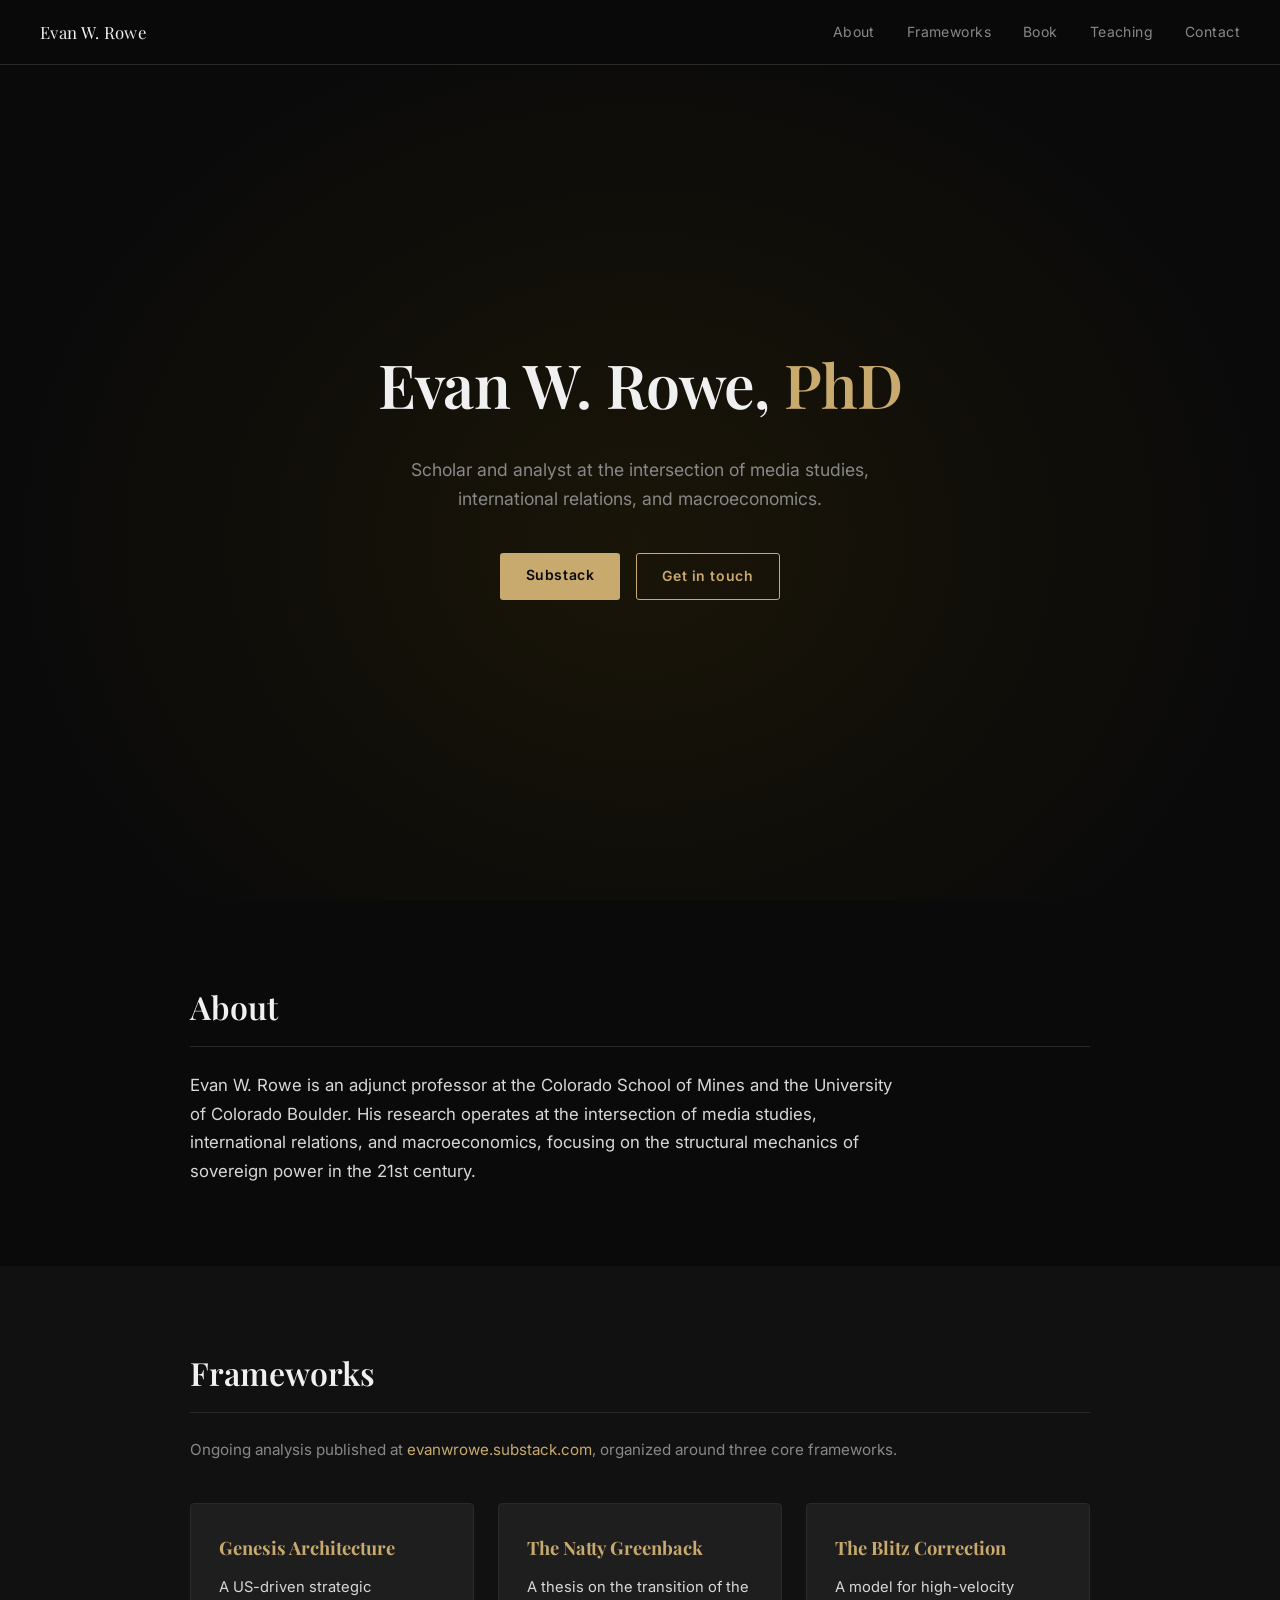
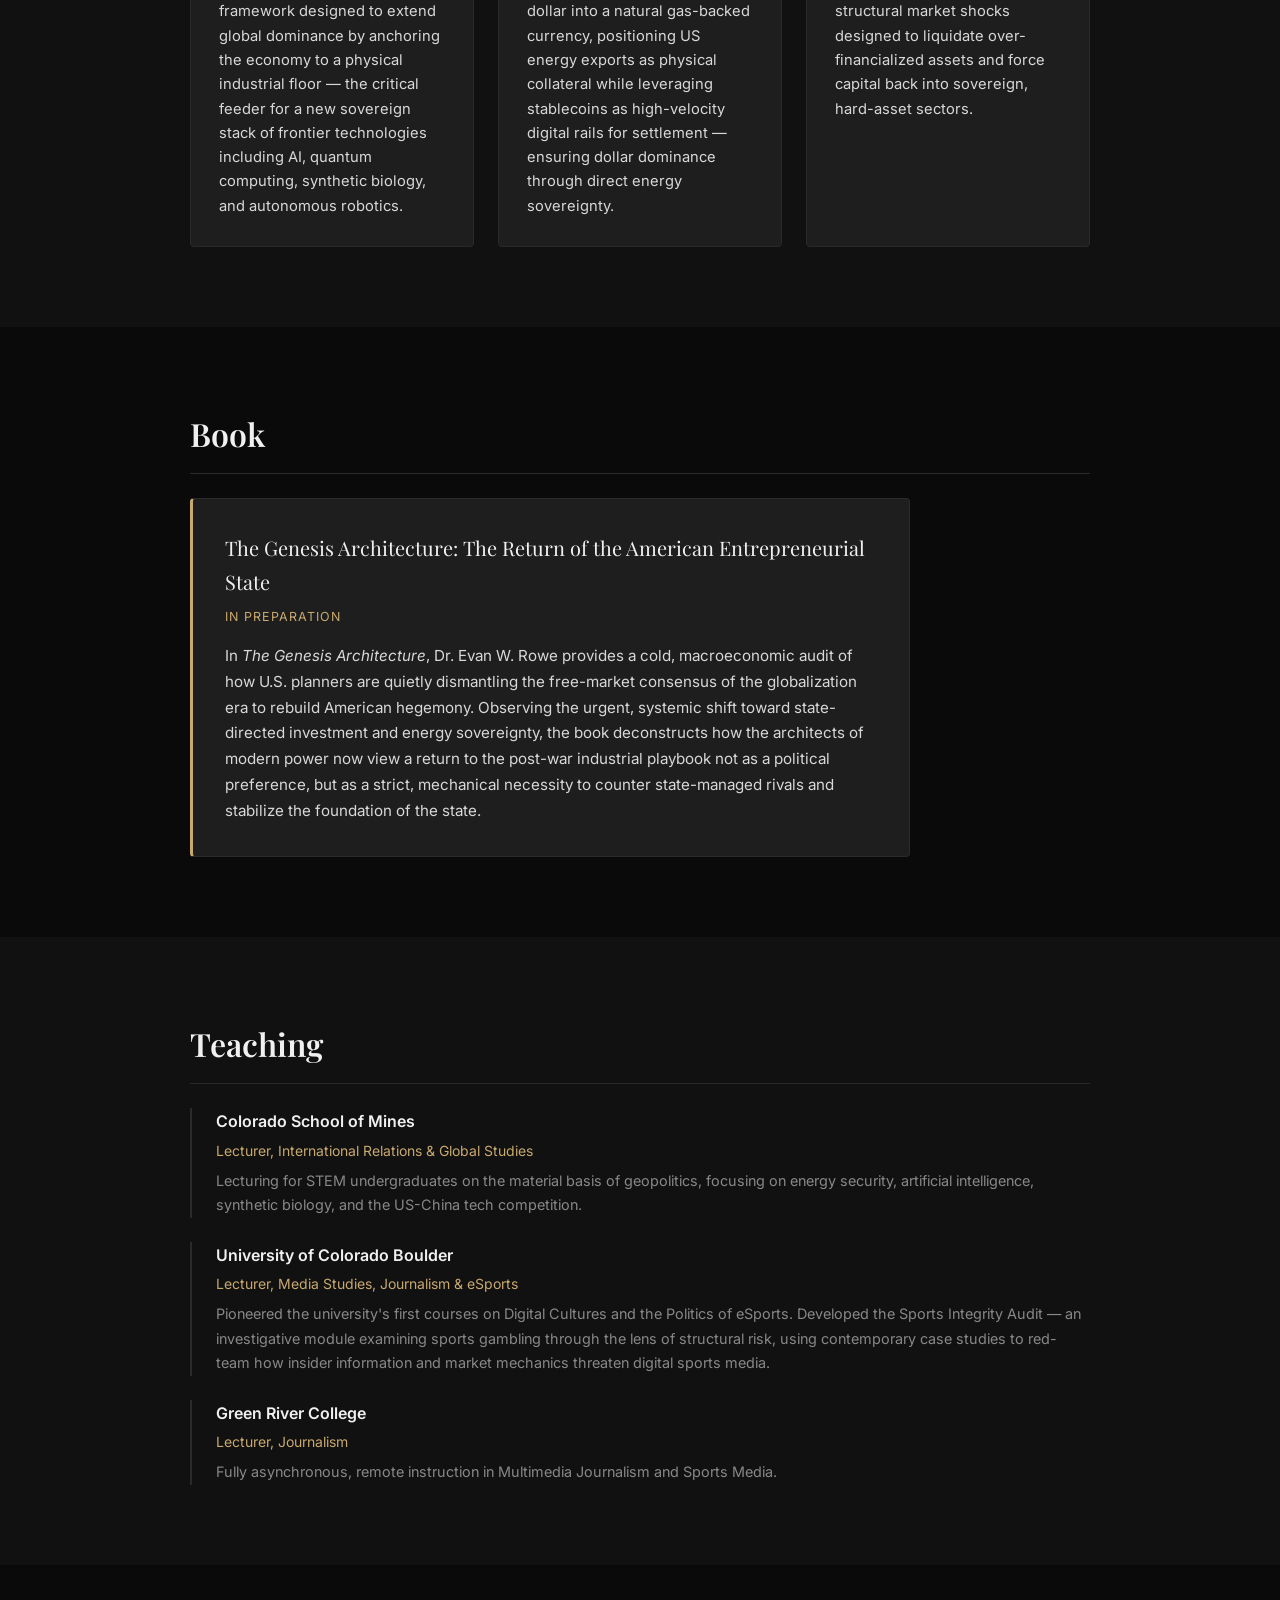
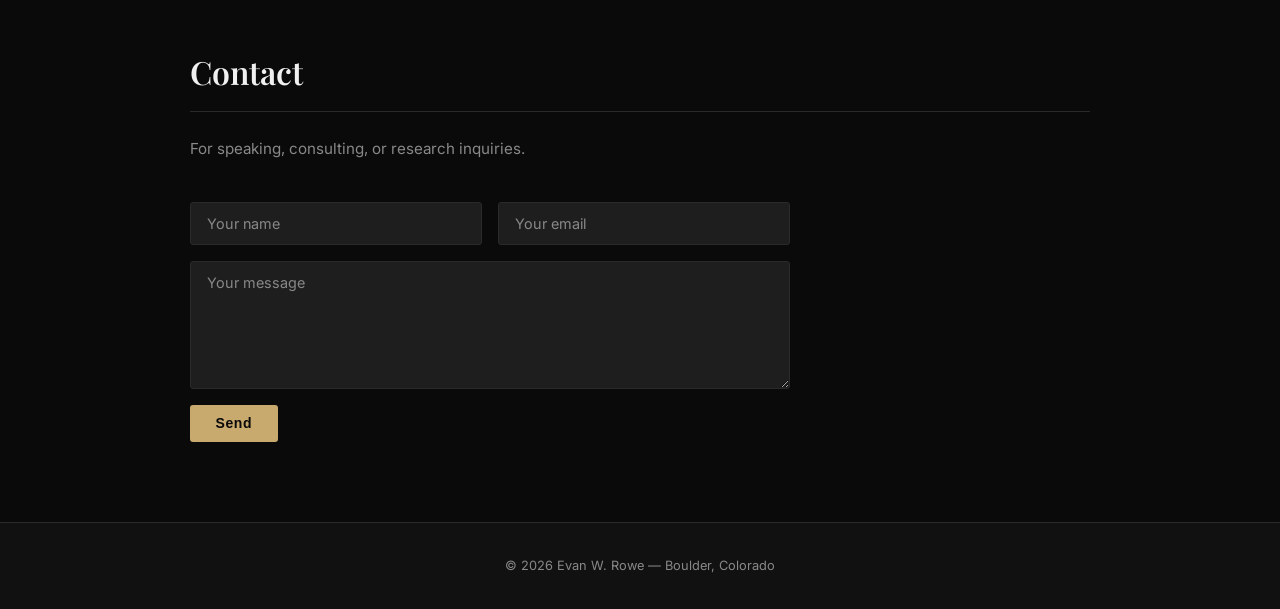
<file: index.html>
<!DOCTYPE html>
<html lang="en">
<head>
  <meta charset="UTF-8" />
  <meta name="viewport" content="width=device-width, initial-scale=1.0" />
  <title>Evan W. Rowe, PhD</title>
  <link rel="preconnect" href="https://fonts.googleapis.com" />
  <link href="https://fonts.googleapis.com/css2?family=Inter:wght@300;400;500;600&family=Playfair+Display:wght@400;600&display=swap" rel="stylesheet" />
  <link rel="stylesheet" href="style.css" />
</head>
<body>

  <!-- NAV -->
  <nav>
    <span class="nav-name">Evan W. Rowe</span>
    <div class="nav-links">
      <a href="#about">About</a>
      <a href="#frameworks">Frameworks</a>
      <a href="#book">Book</a>
      <a href="#teaching">Teaching</a>
      <a href="#contact">Contact</a>
    </div>
  </nav>

  <!-- HERO -->
  <section id="hero">
    <div class="hero-inner">
      <h1>Evan W. Rowe, <span class="phd">PhD</span></h1>
      <p class="tagline">Scholar and analyst at the intersection of media studies, international relations, and macroeconomics.</p>
      <div class="hero-links">
        <a href="https://evanwrowe.substack.com" target="_blank" class="btn">Substack</a>
        <a href="#contact" class="btn btn-outline">Get in touch</a>
      </div>
    </div>
  </section>

  <!-- ABOUT -->
  <section id="about">
    <div class="container">
      <h2>About</h2>
      <p>Evan W. Rowe is an adjunct professor at the Colorado School of Mines and the University of Colorado Boulder. His research operates at the intersection of media studies, international relations, and macroeconomics, focusing on the structural mechanics of sovereign power in the 21st century.</p>
    </div>
  </section>

  <!-- FRAMEWORKS -->
  <section id="frameworks" class="section-alt">
    <div class="container">
      <h2>Frameworks</h2>
      <p class="section-intro">Ongoing analysis published at <a href="https://evanwrowe.substack.com" target="_blank">evanwrowe.substack.com</a>, organized around three core frameworks.</p>
      <div class="framework-grid">
        <div class="framework-card">
          <h3>Genesis Architecture</h3>
          <p>A US-driven strategic framework designed to extend global dominance by anchoring the economy to a physical industrial floor — the critical feeder for a new sovereign stack of frontier technologies including AI, quantum computing, synthetic biology, and autonomous robotics.</p>
        </div>
        <div class="framework-card">
          <h3>The Natty Greenback</h3>
          <p>A thesis on the transition of the dollar into a natural gas-backed currency, positioning US energy exports as physical collateral while leveraging stablecoins as high-velocity digital rails for settlement — ensuring dollar dominance through direct energy sovereignty.</p>
        </div>
        <div class="framework-card">
          <h3>The Blitz Correction</h3>
          <p>A model for high-velocity structural market shocks designed to liquidate over-financialized assets and force capital back into sovereign, hard-asset sectors.</p>
        </div>
      </div>
    </div>
  </section>

  <!-- BOOK -->
  <section id="book">
    <div class="container">
      <h2>Book</h2>
      <div class="book-block">
        <div class="book-title">The Genesis Architecture: The Return of the American Entrepreneurial State</div>
        <div class="book-status">In preparation</div>
        <p>In <em>The Genesis Architecture</em>, Dr. Evan W. Rowe provides a cold, macroeconomic audit of how U.S. planners are quietly dismantling the free-market consensus of the globalization era to rebuild American hegemony. Observing the urgent, systemic shift toward state-directed investment and energy sovereignty, the book deconstructs how the architects of modern power now view a return to the post-war industrial playbook not as a political preference, but as a strict, mechanical necessity to counter state-managed rivals and stabilize the foundation of the state.</p>
      </div>
    </div>
  </section>

  <!-- TEACHING -->
  <section id="teaching" class="section-alt">
    <div class="container">
      <h2>Teaching</h2>
      <div class="teaching-grid">
        <div class="teaching-item">
          <div class="teaching-institution">Colorado School of Mines</div>
          <div class="teaching-role">Lecturer, International Relations &amp; Global Studies</div>
          <div class="teaching-detail">Lecturing for STEM undergraduates on the material basis of geopolitics, focusing on energy security, artificial intelligence, synthetic biology, and the US-China tech competition.</div>
        </div>
        <div class="teaching-item">
          <div class="teaching-institution">University of Colorado Boulder</div>
          <div class="teaching-role">Lecturer, Media Studies, Journalism &amp; eSports</div>
          <div class="teaching-detail">Pioneered the university's first courses on Digital Cultures and the Politics of eSports. Developed the Sports Integrity Audit — an investigative module examining sports gambling through the lens of structural risk, using contemporary case studies to red-team how insider information and market mechanics threaten digital sports media.</div>
        </div>
        <div class="teaching-item">
          <div class="teaching-institution">Green River College</div>
          <div class="teaching-role">Lecturer, Journalism</div>
          <div class="teaching-detail">Fully asynchronous, remote instruction in Multimedia Journalism and Sports Media.</div>
        </div>
      </div>
    </div>
  </section>

  <!-- CONTACT -->
  <section id="contact">
    <div class="container">
      <h2>Contact</h2>
      <p class="section-intro">For speaking, consulting, or research inquiries.</p>
      <form action="https://formspree.io/f/mqewoklk" method="POST" class="contact-form">
        <div class="form-row">
          <input type="text" name="name" placeholder="Your name" required />
          <input type="email" name="email" placeholder="Your email" required />
        </div>
        <textarea name="message" placeholder="Your message" rows="6" required></textarea>
        <button type="submit" class="btn">Send</button>
      </form>
    </div>
  </section>

  <!-- FOOTER -->
  <footer>
    <div class="container">
      <p>&copy; 2026 Evan W. Rowe &mdash; Boulder, Colorado</p>
    </div>
  </footer>

</body>
</html>
</file>
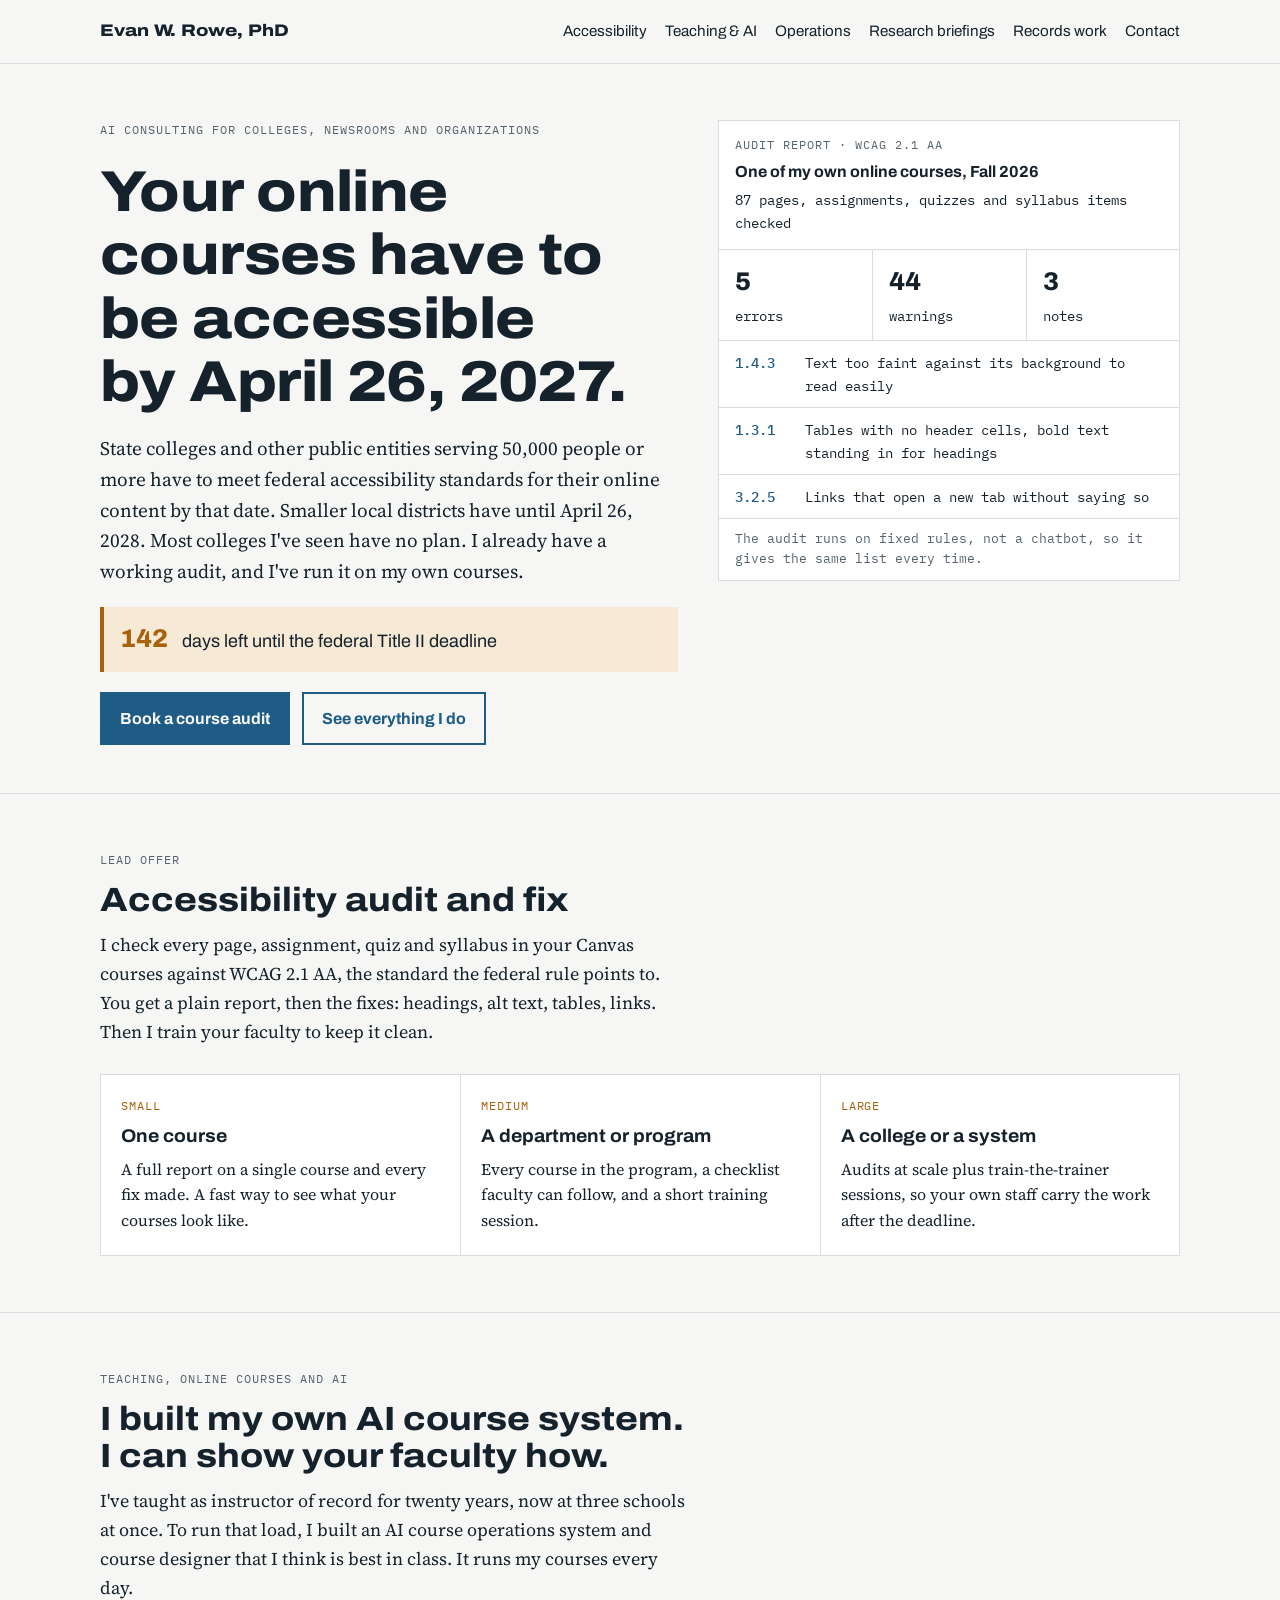
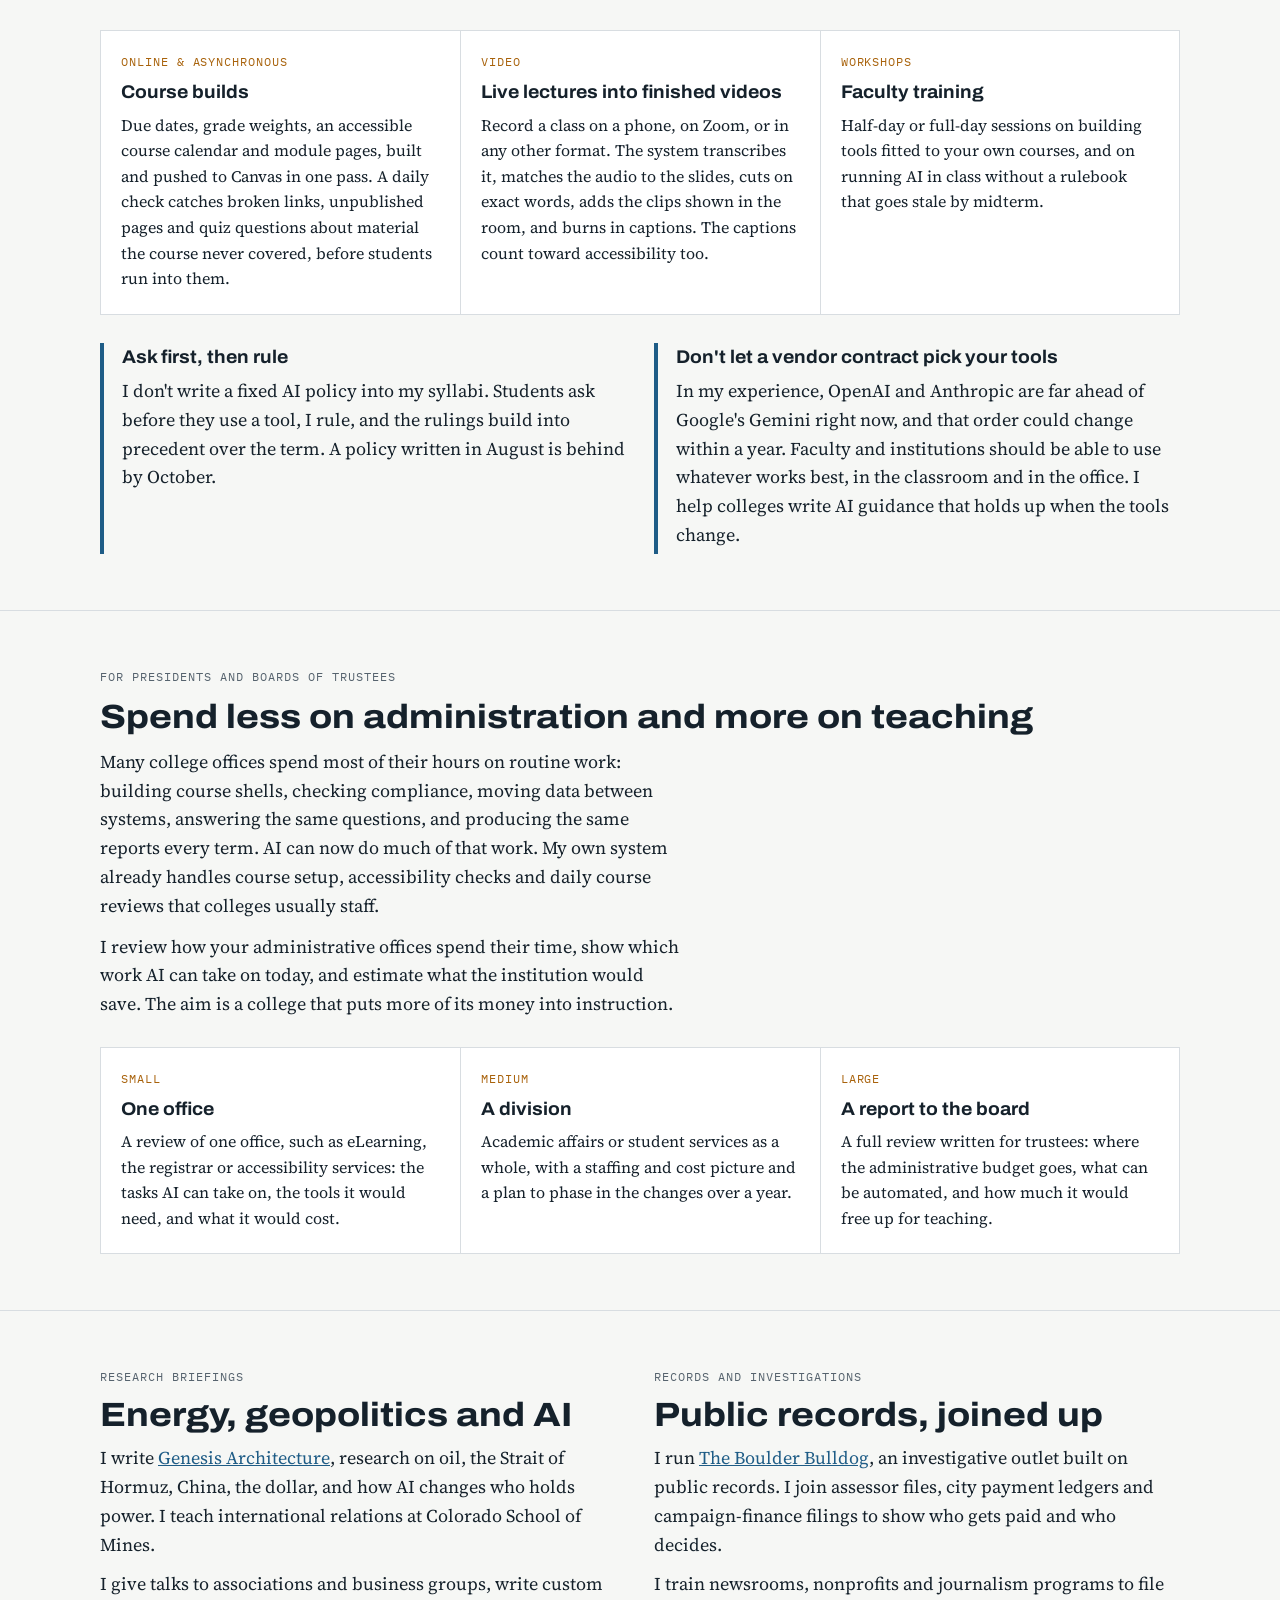
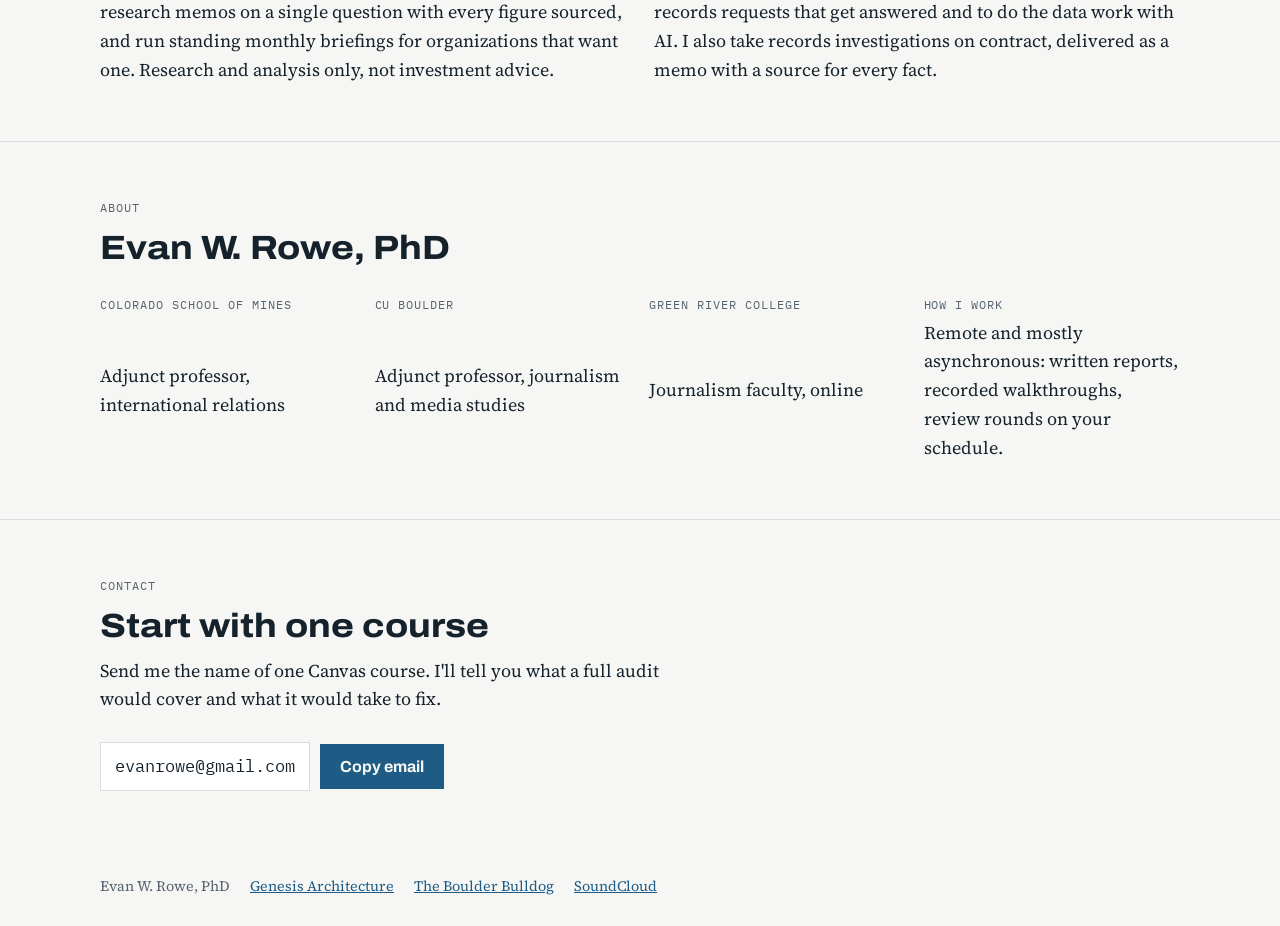
<file: consulting/index.html>
<!DOCTYPE html>
<html lang="en">
<head>
<meta charset="UTF-8">
<meta name="viewport" content="width=device-width, initial-scale=1.0, viewport-fit=cover">
<title>Consulting | Evan W. Rowe, PhD</title>
<meta name="description" content="Title II accessibility audits for online courses, AI course building, administrative savings reviews, research briefings and public-records investigations.">
<meta property="og:title" content="Consulting | Evan W. Rowe, PhD">
<meta property="og:description" content="Online courses have to be accessible by April 26, 2027. I already have a working audit.">
<meta property="og:url" content="https://evanwrowe.com/consulting/">
<meta property="og:type" content="website">
<link rel="preconnect" href="https://fonts.googleapis.com">
<link rel="preconnect" href="https://fonts.gstatic.com" crossorigin>
<link rel="stylesheet" href="https://fonts.googleapis.com/css2?family=Archivo:wdth,wght@100..125,400..800&family=Source+Serif+4:opsz,wght@8..60,400;8..60,600&family=IBM+Plex+Mono:wght@400;500&display=swap">
<style>
/* Layout: an audit report. Hero states the deadline and shows a real finding card; offers read like report sections, each with small / medium / large scopes. */
:root {
  --paper: #F6F7F5;
  --panel: #FFFFFF;
  --ink: #15212B;
  --muted: #56636E;
  --line: #D8DDE1;
  --accent: #1E5C86;
  --flag: #A8620B;
  --flag-soft: #F6EAD6;
  --display: "Archivo", "Helvetica Neue", Arial, sans-serif;
  --body: "Source Serif 4", Georgia, "Times New Roman", serif;
  --mono: "IBM Plex Mono", ui-monospace, Menlo, Consolas, monospace;
}
@media (prefers-color-scheme: dark) {
  :root:not([data-theme="light"]) {
    --paper: #0F151A; --panel: #161F26; --ink: #E5EAEE; --muted: #9AA7B1;
    --line: #27323B; --accent: #78B4E0; --flag: #E6A646; --flag-soft: #2A2216;
    color-scheme: dark;
  }
}
:root[data-theme="dark"] {
  --paper: #0F151A; --panel: #161F26; --ink: #E5EAEE; --muted: #9AA7B1;
  --line: #27323B; --accent: #78B4E0; --flag: #E6A646; --flag-soft: #2A2216;
  color-scheme: dark;
}
body { margin: 0; background: var(--paper); color: var(--ink); font-family: var(--body); font-size: 18px; line-height: 1.6; }
.wrap { max-width: 1080px; margin: 0 auto; padding-left: max(16px, env(safe-area-inset-left, 0px)); padding-right: max(16px, env(safe-area-inset-right, 0px)); }
h1, h2, h3 { font-family: var(--display); font-stretch: 112%; line-height: 1.1; text-wrap: balance; margin: 0; }
h1 { font-size: clamp(2.1rem, 5.5vw, 3.6rem); font-weight: 800; letter-spacing: -0.01em; }
h2 { font-size: clamp(1.5rem, 3.2vw, 2.1rem); font-weight: 750; }
h3 { font-size: 1.15rem; font-weight: 700; font-stretch: 105%; }
p { margin: 0; max-width: 65ch; }
a { color: var(--accent); }
a:focus-visible, button:focus-visible { outline: 3px solid var(--accent); outline-offset: 3px; }
.label { font-family: var(--mono); font-size: 0.78rem; letter-spacing: 0.08em; text-transform: uppercase; color: var(--muted); }

header.top { border-bottom: 1px solid var(--line); }
header.top .wrap { display: flex; flex-wrap: wrap; gap: 8px 24px; align-items: baseline; justify-content: space-between; padding-block: 18px; }
.name { font-family: var(--display); font-weight: 800; font-stretch: 118%; font-size: 1.05rem; }
nav { display: flex; flex-wrap: wrap; gap: 6px 18px; font-family: var(--display); font-size: 0.95rem; }
nav a { color: var(--ink); text-decoration: none; }
nav a:hover { color: var(--accent); }

.hero .wrap { display: grid; grid-template-columns: 1.25fr 1fr; gap: 40px; align-items: start; padding-block: 56px 48px; }
.hero .lede { display: grid; gap: 20px; min-width: 0; }
.hero p.big { font-size: 1.2rem; }
.deadline { display: inline-flex; flex-wrap: wrap; gap: 6px 14px; align-items: baseline; background: var(--flag-soft); border-left: 4px solid var(--flag); padding: 12px 16px; font-family: var(--display); }
.deadline strong { color: var(--flag); font-size: 1.6rem; font-weight: 800; font-variant-numeric: tabular-nums; }
.cta { display: flex; flex-wrap: wrap; gap: 12px; }
.btn { font-family: var(--display); font-weight: 700; font-size: 1rem; padding: 12px 18px; border: 2px solid var(--accent); background: var(--accent); color: var(--paper); text-decoration: none; cursor: pointer; }
.btn.ghost { background: transparent; color: var(--accent); }

.report { background: var(--panel); border: 1px solid var(--line); font-family: var(--mono); font-size: 0.9rem; min-width: 0; }
.report .head { padding: 14px 16px; border-bottom: 1px solid var(--line); display: grid; gap: 4px; }
.report .head b { font-family: var(--display); font-size: 1rem; }
.report .tally { display: grid; grid-template-columns: repeat(3, 1fr); border-bottom: 1px solid var(--line); }
.report .tally div { padding: 12px 16px; display: grid; gap: 2px; }
.report .tally div + div { border-left: 1px solid var(--line); }
.report .tally span:first-child { font-family: var(--display); font-size: 1.6rem; font-weight: 800; font-variant-numeric: tabular-nums; }
.report ul { list-style: none; margin: 0; padding: 0; }
.report li { padding: 10px 16px; border-bottom: 1px solid var(--line); display: grid; grid-template-columns: 4.2em 1fr; gap: 10px; }
.report li:last-child { border-bottom: 0; }
.sc { color: var(--accent); font-weight: 500; }
.report .foot { padding: 10px 16px; color: var(--muted); font-size: 0.8rem; border-top: 1px solid var(--line); }

section.block { border-top: 1px solid var(--line); }
section.block > .wrap { padding-block: 56px; display: grid; gap: 28px; }
.intro { display: grid; gap: 12px; }
.offers { display: grid; grid-template-columns: repeat(3, 1fr); gap: 0; border: 1px solid var(--line); background: var(--panel); }
.offer { padding: 22px 20px; display: grid; gap: 10px; align-content: start; min-width: 0; }
.offer + .offer { border-left: 1px solid var(--line); }
.scope { font-family: var(--mono); font-size: 0.74rem; letter-spacing: 0.08em; text-transform: uppercase; color: var(--flag); }
.offer p { font-size: 1rem; }
.lead-offer { background: var(--panel); border: 2px solid var(--flag); padding: 24px 22px; display: grid; gap: 12px; }
.lead-offer h3 { font-size: 1.4rem; }
.two { display: grid; grid-template-columns: 1fr 1fr; gap: 28px; }
.two > div { display: grid; gap: 10px; align-content: start; min-width: 0; }
.stance { border-left: 4px solid var(--accent); padding: 4px 0 4px 18px; display: grid; gap: 8px; }
.facts { display: grid; grid-template-columns: repeat(auto-fit, minmax(220px, 1fr)); gap: 18px; }
.facts div { display: grid; gap: 4px; }
.contact-line { display: flex; flex-wrap: wrap; gap: 10px; align-items: center; }
.email { font-family: var(--mono); font-size: 1.05rem; background: var(--panel); border: 1px solid var(--line); padding: 10px 14px; user-select: all; }
#copied { font-family: var(--mono); font-size: 0.85rem; color: var(--muted); }
footer .wrap { padding-block: 28px; color: var(--muted); font-size: 0.9rem; display: flex; flex-wrap: wrap; gap: 8px 20px; }

@media (max-width: 820px) {
  .hero .wrap, .two { grid-template-columns: 1fr; }
  .offers { grid-template-columns: 1fr; }
  .offer + .offer { border-left: 0; border-top: 1px solid var(--line); }
}
@media (prefers-reduced-motion: no-preference) {
  .btn { transition: transform .15s ease; }
  .btn:hover { transform: translateY(-1px); }
}
</style>
</head>
<body>

<header class="top">
  <div class="wrap">
    <a class="name" href="/" style="color:inherit;text-decoration:none">Evan W. Rowe, PhD</a>
    <nav aria-label="Sections">
      <a href="#accessibility">Accessibility</a>
      <a href="#teaching">Teaching &amp; AI</a>
      <a href="#operations">Operations</a>
      <a href="#research">Research briefings</a>
      <a href="#records">Records work</a>
      <a href="#contact">Contact</a>
    </nav>
  </div>
</header>

<main>
<section class="hero">
  <div class="wrap">
    <div class="lede">
      <span class="label">AI consulting for colleges, newsrooms and organizations</span>
      <h1>Your online courses have to be accessible by April&nbsp;26,&nbsp;2027.</h1>
      <p class="big">State colleges and other public entities serving 50,000 people or more have to meet federal accessibility standards for their online content by that date. Smaller local districts have until April 26, 2028. Most colleges I've seen have no plan. I already have a working audit, and I've run it on my own courses.</p>
      <div class="deadline" aria-live="polite"><strong id="days">about 150</strong><span>days left until the federal Title II deadline</span></div>
      <div class="cta">
        <a class="btn" href="#contact">Book a course audit</a>
        <a class="btn ghost" href="#teaching">See everything I do</a>
      </div>
    </div>

    <aside class="report" aria-label="Sample audit result from one of my own courses">
      <div class="head">
        <span class="label">Audit report · WCAG 2.1 AA</span>
        <b>One of my own online courses, Fall 2026</b>
        <span>87 pages, assignments, quizzes and syllabus items checked</span>
      </div>
      <div class="tally">
        <div><span>5</span><span>errors</span></div>
        <div><span>44</span><span>warnings</span></div>
        <div><span>3</span><span>notes</span></div>
      </div>
      <ul>
        <li><span class="sc">1.4.3</span><span>Text too faint against its background to read easily</span></li>
        <li><span class="sc">1.3.1</span><span>Tables with no header cells, bold text standing in for headings</span></li>
        <li><span class="sc">3.2.5</span><span>Links that open a new tab without saying so</span></li>
      </ul>
      <div class="foot">The audit runs on fixed rules, not a chatbot, so it gives the same list every time.</div>
    </aside>
  </div>
</section>

<section class="block" id="accessibility">
  <div class="wrap">
    <div class="intro">
      <span class="label">Lead offer</span>
      <h2>Accessibility audit and fix</h2>
      <p>I check every page, assignment, quiz and syllabus in your Canvas courses against WCAG 2.1 AA, the standard the federal rule points to. You get a plain report, then the fixes: headings, alt text, tables, links. Then I train your faculty to keep it clean.</p>
    </div>
    <div class="offers">
      <div class="offer"><span class="scope">Small</span><h3>One course</h3><p>A full report on a single course and every fix made. A fast way to see what your courses look like.</p></div>
      <div class="offer"><span class="scope">Medium</span><h3>A department or program</h3><p>Every course in the program, a checklist faculty can follow, and a short training session.</p></div>
      <div class="offer"><span class="scope">Large</span><h3>A college or a system</h3><p>Audits at scale plus train-the-trainer sessions, so your own staff carry the work after the deadline.</p></div>
    </div>
  </div>
</section>

<section class="block" id="teaching">
  <div class="wrap">
    <div class="intro">
      <span class="label">Teaching, online courses and AI</span>
      <h2>I built my own AI course system. I can show your faculty how.</h2>
      <p>I've taught as instructor of record for twenty years, now at three schools at once. To run that load, I built an AI course operations system and course designer that I think is best in class. It runs my courses every day.</p>
    </div>
    <div class="offers">
      <div class="offer"><span class="scope">Online &amp; asynchronous</span><h3>Course builds</h3><p>Due dates, grade weights, an accessible course calendar and module pages, built and pushed to Canvas in one pass. A daily check catches broken links, unpublished pages and quiz questions about material the course never covered, before students run into them.</p></div>
      <div class="offer"><span class="scope">Video</span><h3>Live lectures into finished videos</h3><p>Record a class on a phone, on Zoom, or in any other format. The system transcribes it, matches the audio to the slides, cuts on exact words, adds the clips shown in the room, and burns in captions. The captions count toward accessibility too.</p></div>
      <div class="offer"><span class="scope">Workshops</span><h3>Faculty training</h3><p>Half-day or full-day sessions on building tools fitted to your own courses, and on running AI in class without a rulebook that goes stale by midterm.</p></div>
    </div>
    <div class="two">
      <div class="stance">
        <h3>Ask first, then rule</h3>
        <p>I don't write a fixed AI policy into my syllabi. Students ask before they use a tool, I rule, and the rulings build into precedent over the term. A policy written in August is behind by October.</p>
      </div>
      <div class="stance">
        <h3>Don't let a vendor contract pick your tools</h3>
        <p>In my experience, OpenAI and Anthropic are far ahead of Google's Gemini right now, and that order could change within a year. Faculty and institutions should be able to use whatever works best, in the classroom and in the office. I help colleges write AI guidance that holds up when the tools change.</p>
      </div>
    </div>
  </div>
</section>

<section class="block" id="operations">
  <div class="wrap">
    <div class="intro">
      <span class="label">For presidents and boards of trustees</span>
      <h2>Spend less on administration and more on teaching</h2>
      <p>Many college offices spend most of their hours on routine work: building course shells, checking compliance, moving data between systems, answering the same questions, and producing the same reports every term. AI can now do much of that work. My own system already handles course setup, accessibility checks and daily course reviews that colleges usually staff.</p>
      <p>I review how your administrative offices spend their time, show which work AI can take on today, and estimate what the institution would save. The aim is a college that puts more of its money into instruction.</p>
    </div>
    <div class="offers">
      <div class="offer"><span class="scope">Small</span><h3>One office</h3><p>A review of one office, such as eLearning, the registrar or accessibility services: the tasks AI can take on, the tools it would need, and what it would cost.</p></div>
      <div class="offer"><span class="scope">Medium</span><h3>A division</h3><p>Academic affairs or student services as a whole, with a staffing and cost picture and a plan to phase in the changes over a year.</p></div>
      <div class="offer"><span class="scope">Large</span><h3>A report to the board</h3><p>A full review written for trustees: where the administrative budget goes, what can be automated, and how much it would free up for teaching.</p></div>
    </div>
  </div>
</section>

<section class="block" id="research">
  <div class="wrap">
    <div class="two">
      <div>
        <span class="label">Research briefings</span>
        <h2>Energy, geopolitics and AI</h2>
        <p>I write <a href="https://evanwrowe.substack.com/">Genesis Architecture</a>, research on oil, the Strait of Hormuz, China, the dollar, and how AI changes who holds power. I teach international relations at Colorado School of Mines.</p>
        <p>I give talks to associations and business groups, write custom research memos on a single question with every figure sourced, and run standing monthly briefings for organizations that want one. Research and analysis only, not investment advice.</p>
      </div>
      <div id="records">
        <span class="label">Records and investigations</span>
        <h2>Public records, joined up</h2>
        <p>I run <a href="https://theboulderbulldog.substack.com/">The Boulder Bulldog</a>, an investigative outlet built on public records. I join assessor files, city payment ledgers and campaign-finance filings to show who gets paid and who decides.</p>
        <p>I train newsrooms, nonprofits and journalism programs to file records requests that get answered and to do the data work with AI. I also take records investigations on contract, delivered as a memo with a source for every fact.</p>
      </div>
    </div>
  </div>
</section>

<section class="block" id="about">
  <div class="wrap">
    <div class="intro">
      <span class="label">About</span>
      <h2>Evan W. Rowe, PhD</h2>
    </div>
    <div class="facts">
      <div><span class="label">Colorado School of Mines</span><span>Adjunct professor, international relations</span></div>
      <div><span class="label">CU Boulder</span><span>Adjunct professor, journalism and media studies</span></div>
      <div><span class="label">Green River College</span><span>Journalism faculty, online</span></div>
      <div><span class="label">How I work</span><span>Remote and mostly asynchronous: written reports, recorded walkthroughs, review rounds on your schedule.</span></div>
    </div>
  </div>
</section>

<section class="block" id="contact">
  <div class="wrap">
    <div class="intro">
      <span class="label">Contact</span>
      <h2>Start with one course</h2>
      <p>Send me the name of one Canvas course. I'll tell you what a full audit would cover and what it would take to fix.</p>
    </div>
    <div class="contact-line">
      <span class="email" id="email">evanrowe@gmail.com</span>
      <button class="btn" type="button" id="copy">Copy email</button>
      <span id="copied" aria-live="polite"></span>
    </div>
  </div>
</section>
</main>

<footer>
  <div class="wrap">
    <span>Evan W. Rowe, PhD</span>
    <a href="https://evanwrowe.substack.com/">Genesis Architecture</a>
    <a href="https://theboulderbulldog.substack.com/">The Boulder Bulldog</a>
    <a href="https://soundcloud.com/rizzletron">SoundCloud</a>
  </div>
</footer>

<script>
(function () {
  var deadline = new Date(2027, 3, 26);
  var now = new Date();
  var days = Math.ceil((deadline - new Date(now.getFullYear(), now.getMonth(), now.getDate())) / 86400000);
  var el = document.getElementById('days');
  if (el) el.textContent = days > 0 ? days.toLocaleString() : '0';
  var btn = document.getElementById('copy');
  var msg = document.getElementById('copied');
  btn.addEventListener('click', function () {
    var text = document.getElementById('email').textContent;
    function fallback() {
      var r = document.createRange();
      r.selectNodeContents(document.getElementById('email'));
      var s = window.getSelection(); s.removeAllRanges(); s.addRange(r);
      msg.textContent = 'Selected. Press copy on your keyboard.';
    }
    try {
      navigator.clipboard.writeText(text).then(function () { msg.textContent = 'Copied.'; }, fallback);
    } catch (e) { fallback(); }
  });
})();
</script>
</body>
</html>
</file>
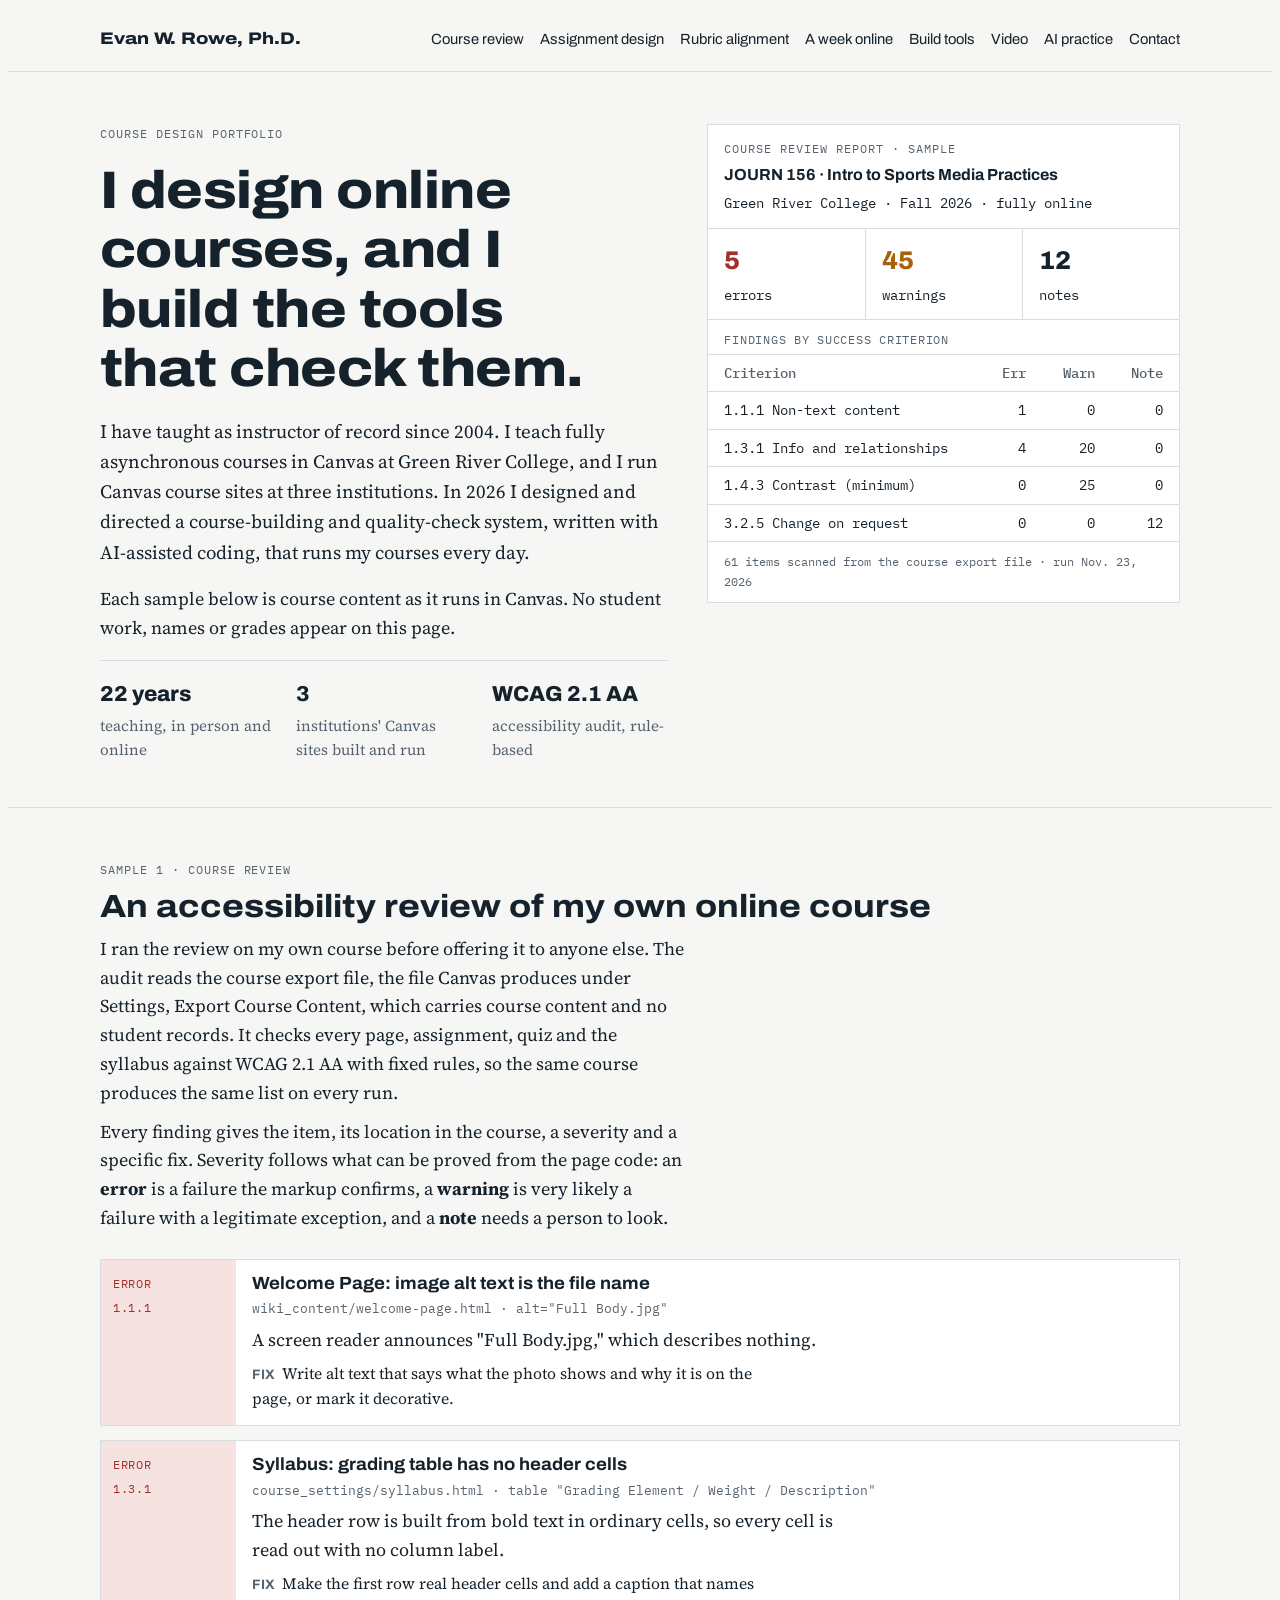
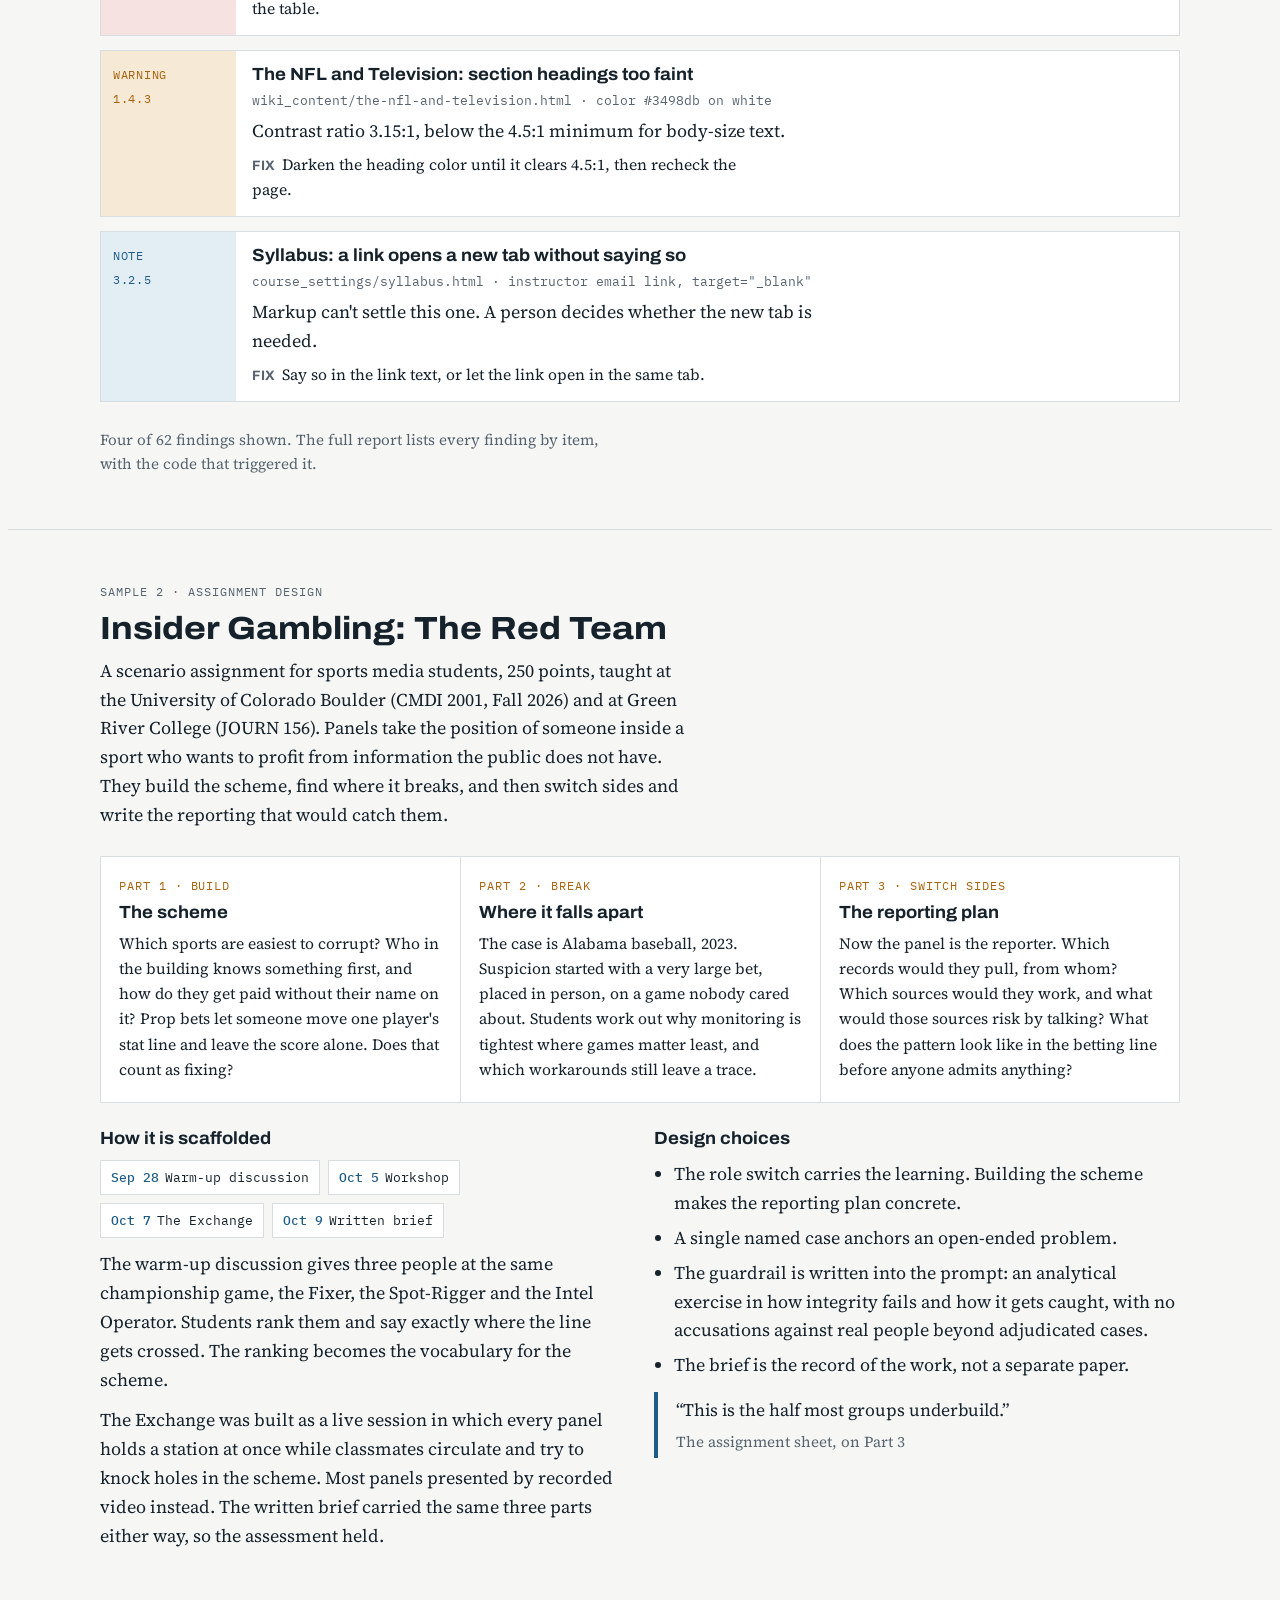
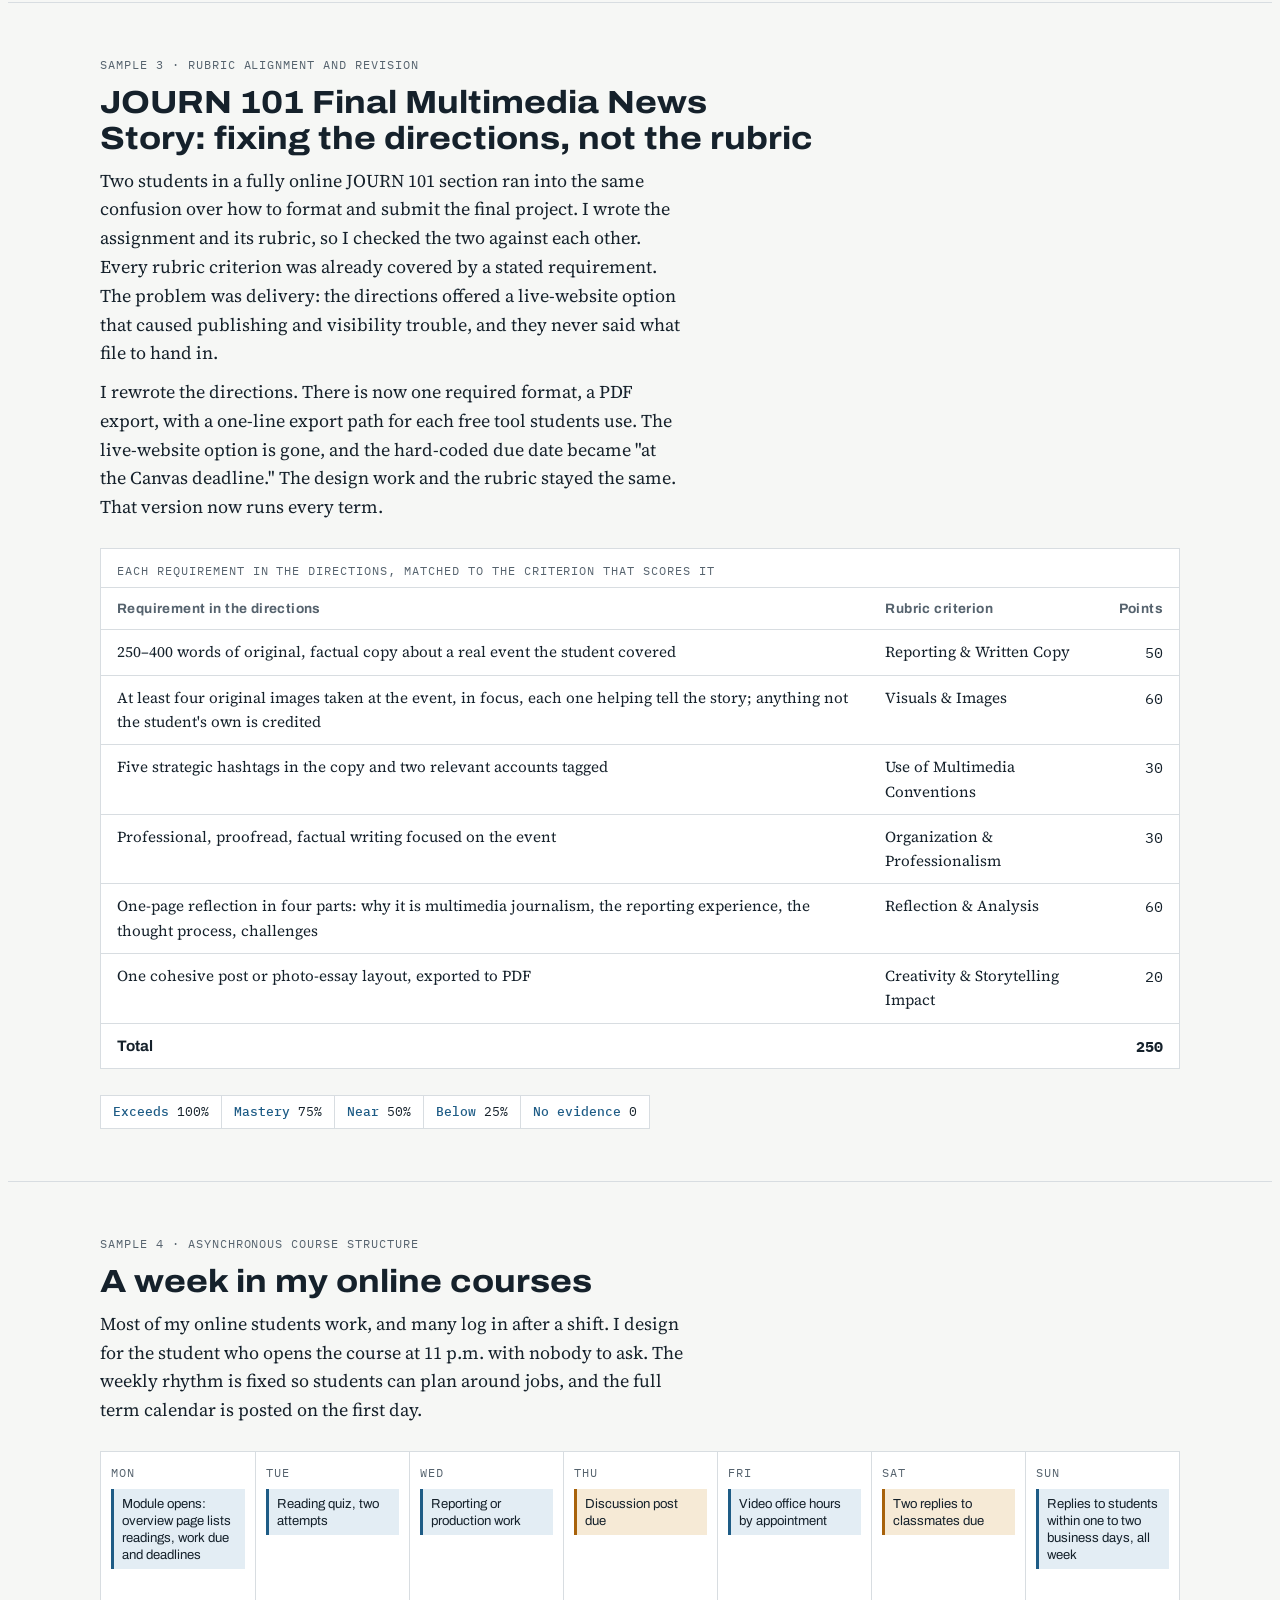
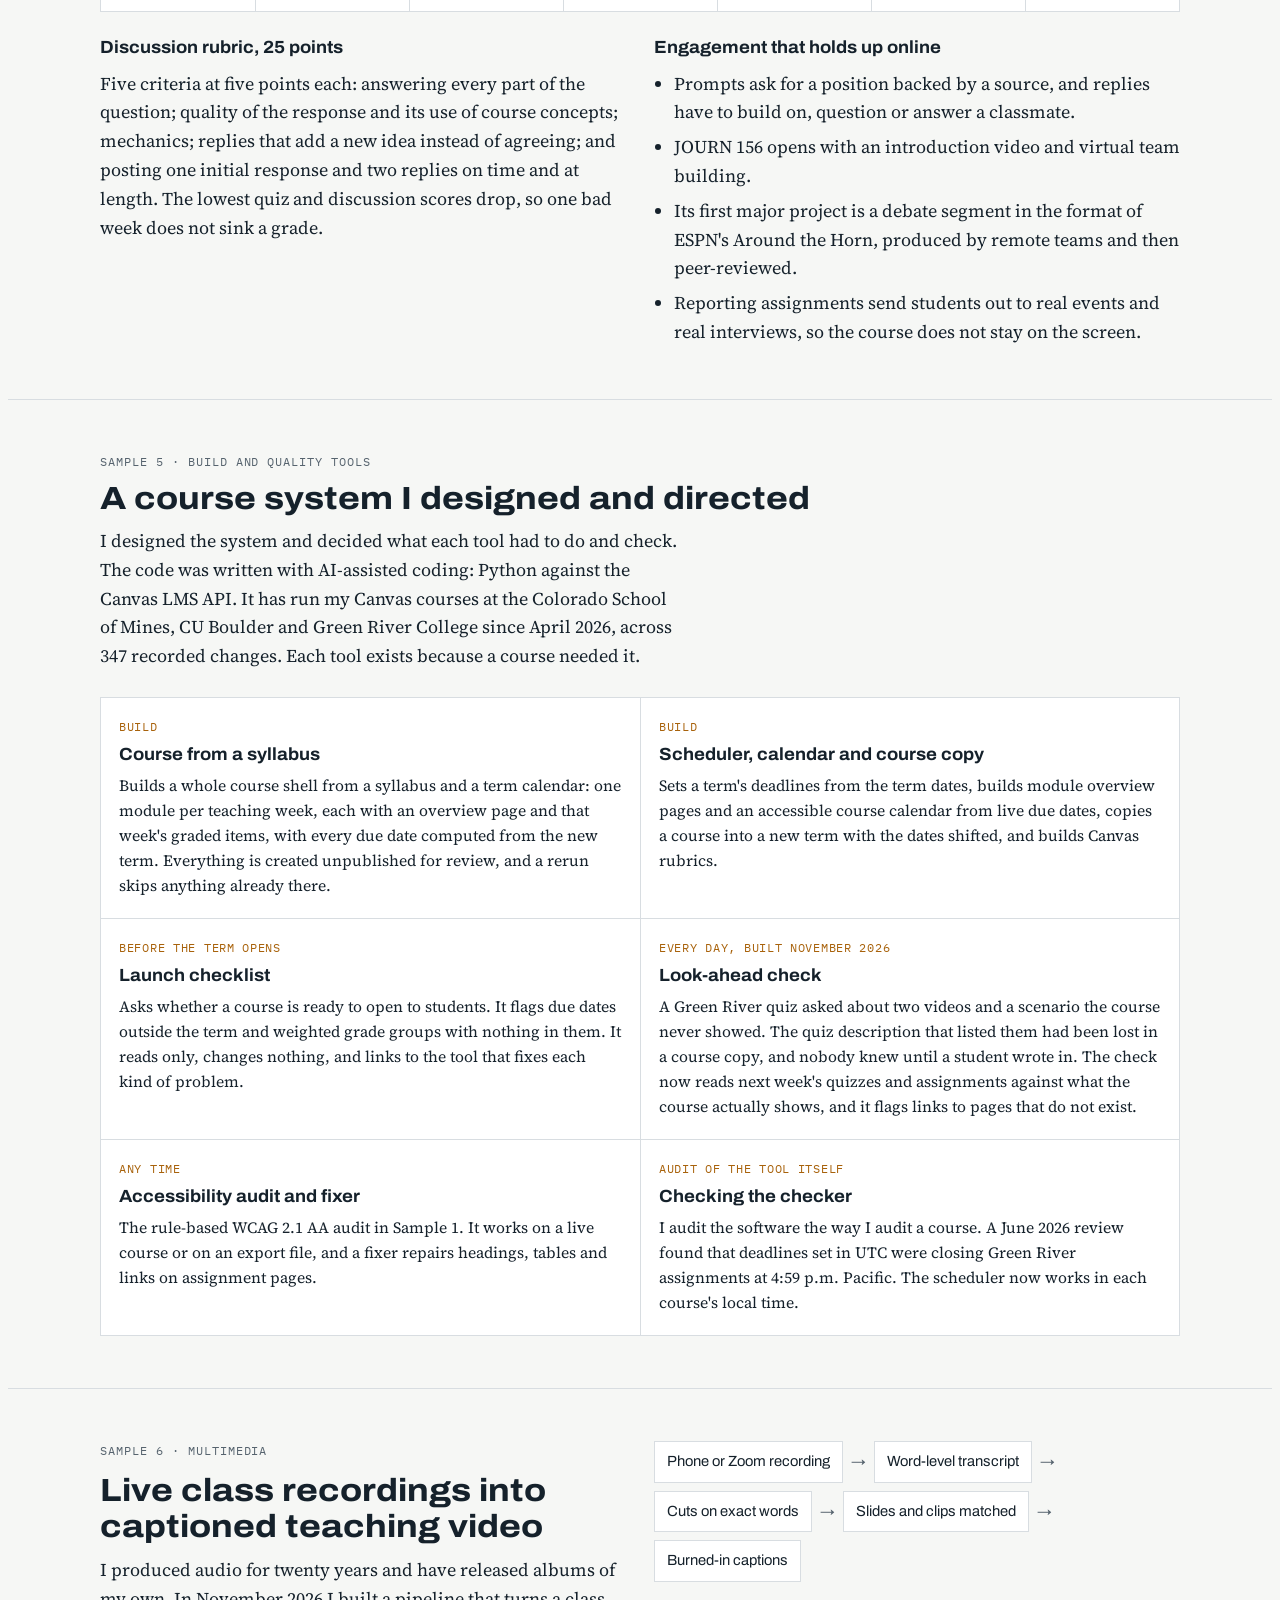
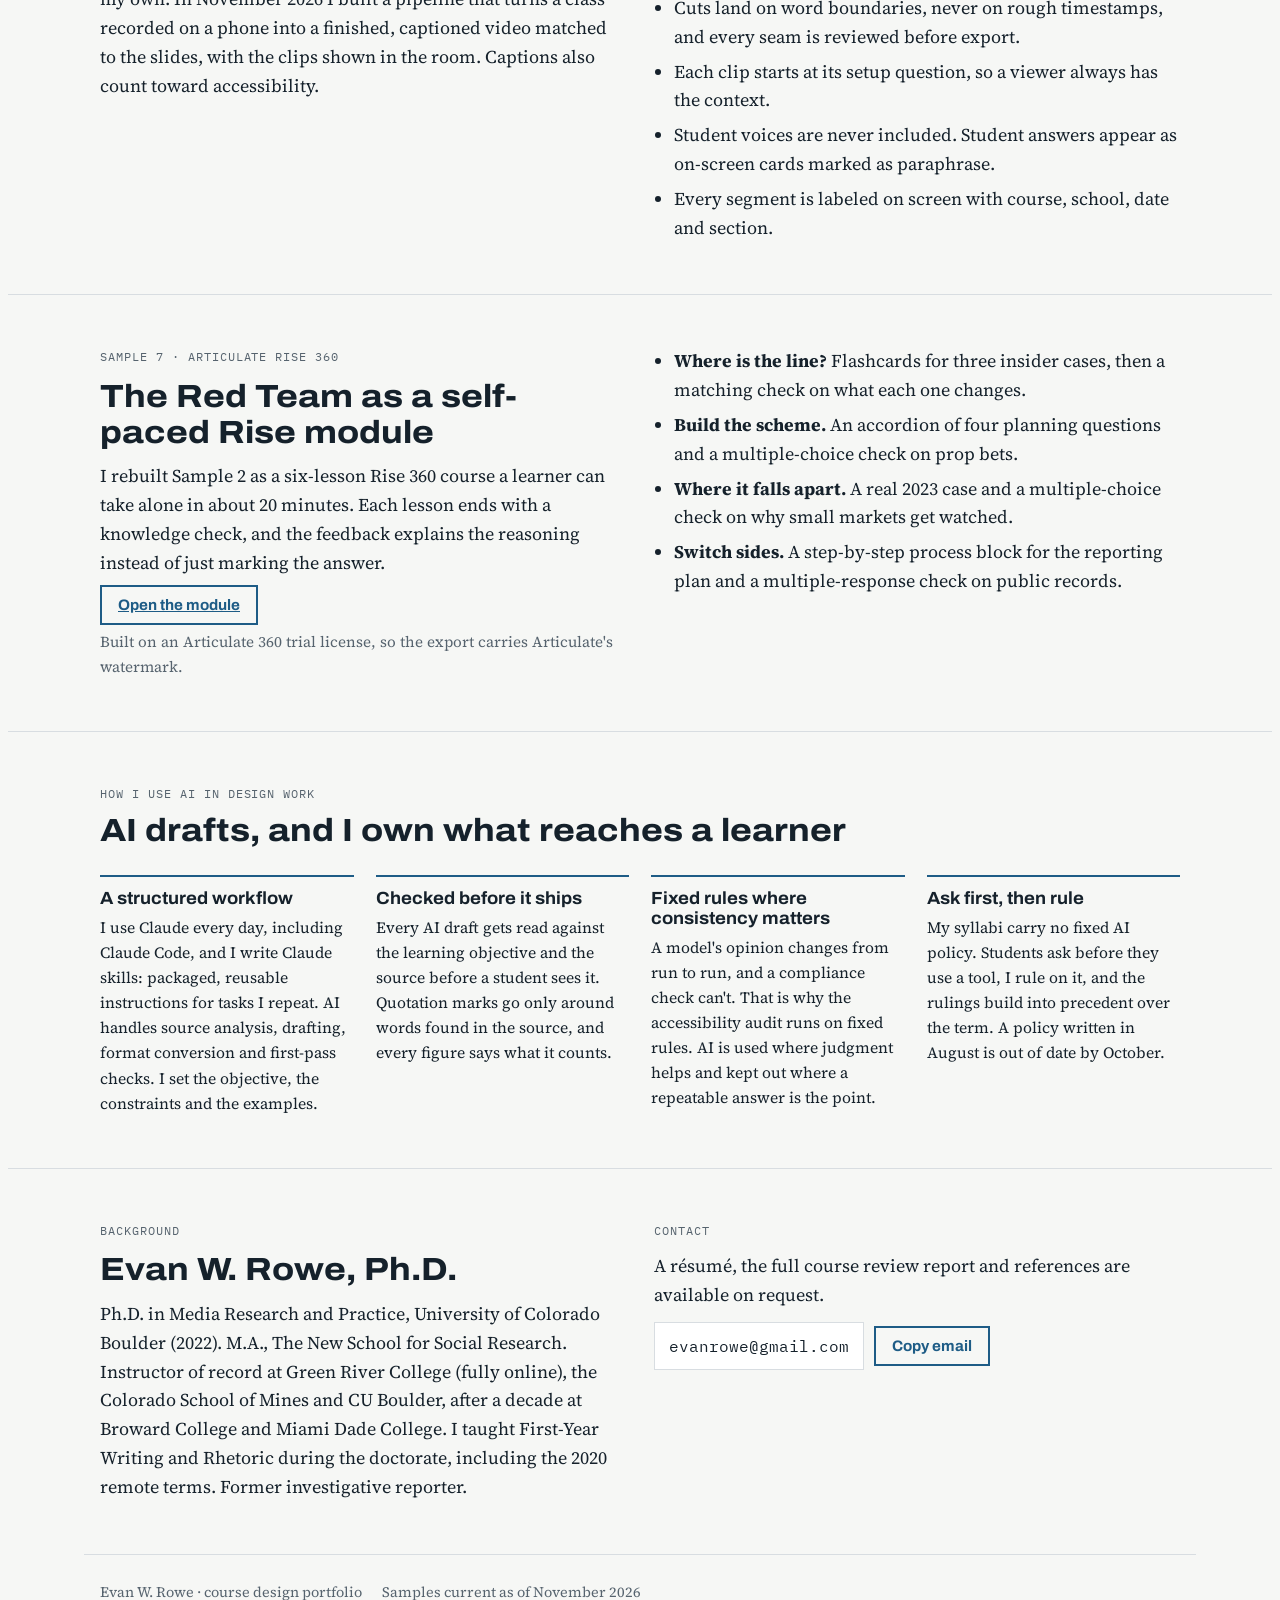
<file: portfolio/index.html>
<!DOCTYPE html>
<html lang="en">
<head>
<meta charset="UTF-8">
<meta name="viewport" content="width=device-width, initial-scale=1.0, viewport-fit=cover">
<title>Course Design Portfolio | Evan W. Rowe, PhD</title>
<meta name="description" content="Online course design work samples: a WCAG 2.1 AA course review, assignment and rubric design, a week of an asynchronous course, and the course-building tools behind them.">
<meta property="og:title" content="Course Design Portfolio | Evan W. Rowe, PhD">
<meta property="og:description" content="Work samples from fully asynchronous Canvas courses: accessibility review, assignments, rubrics and course-building tools.">
<meta property="og:url" content="https://evanwrowe.com/portfolio/">
<meta property="og:type" content="website">
<link rel="preconnect" href="https://fonts.googleapis.com">
<link rel="preconnect" href="https://fonts.gstatic.com" crossorigin>
<link rel="stylesheet" href="https://fonts.googleapis.com/css2?family=Archivo:wdth,wght@100..125,400..800&family=Source+Serif+4:opsz,wght@8..60,400;8..60,600&family=IBM+Plex+Mono:wght@400;500&display=swap">
<style>
/* Layout: a course designer's case file. Each section is one work sample, shown the way it runs in Canvas: the report, the assignment, the rubric, the week, the tools. Same visual family as the consulting site. */
:root {
  --paper: #F6F7F5;
  --panel: #FFFFFF;
  --ink: #15212B;
  --muted: #56636E;
  --line: #D8DDE1;
  --accent: #1E5C86;
  --accent-soft: #E3EDF4;
  --flag: #A8620B;
  --flag-soft: #F6EAD6;
  --err: #A3302A;
  --err-soft: #F6E2E0;
  --display: "Archivo", "Helvetica Neue", Arial, sans-serif;
  --body: "Source Serif 4", Georgia, "Times New Roman", serif;
  --mono: "IBM Plex Mono", ui-monospace, Menlo, Consolas, monospace;
}
@media (prefers-color-scheme: dark) {
  :root:not([data-theme="light"]) {
    --paper: #0F151A; --panel: #161F26; --ink: #E5EAEE; --muted: #9AA7B1;
    --line: #27323B; --accent: #78B4E0; --accent-soft: #15283A; --flag: #E6A646; --flag-soft: #2A2216;
    --err: #EE8A82; --err-soft: #2E1A19;
    color-scheme: dark;
  }
}
:root[data-theme="dark"] {
  --paper: #0F151A; --panel: #161F26; --ink: #E5EAEE; --muted: #9AA7B1;
  --line: #27323B; --accent: #78B4E0; --accent-soft: #15283A; --flag: #E6A646; --flag-soft: #2A2216;
  --err: #EE8A82; --err-soft: #2E1A19;
  color-scheme: dark;
}
body { background: var(--paper); color: var(--ink); font-family: var(--body); font-size: 18px; line-height: 1.6; }
.wrap { max-width: 1080px; margin: 0 auto; padding-left: max(16px, env(safe-area-inset-left, 0px)); padding-right: max(16px, env(safe-area-inset-right, 0px)); }
h1, h2, h3 { font-family: var(--display); font-stretch: 112%; line-height: 1.12; text-wrap: balance; margin: 0; }
h1 { font-size: clamp(2rem, 5vw, 3.3rem); font-weight: 800; letter-spacing: -0.01em; }
h2 { font-size: clamp(1.45rem, 3vw, 2rem); font-weight: 750; }
h3 { font-size: 1.1rem; font-weight: 700; font-stretch: 105%; }
p { margin: 0; max-width: 65ch; }
a { color: var(--accent); }
a:focus-visible, button:focus-visible { outline: 3px solid var(--accent); outline-offset: 3px; }
.label { font-family: var(--mono); font-size: 0.76rem; letter-spacing: 0.08em; text-transform: uppercase; color: var(--muted); }
.small { font-size: 0.95rem; color: var(--muted); }

header.top { border-bottom: 1px solid var(--line); }
header.top .wrap { display: flex; flex-wrap: wrap; gap: 8px 24px; align-items: baseline; justify-content: space-between; padding-block: 18px; }
.name { font-family: var(--display); font-weight: 800; font-stretch: 118%; font-size: 1.05rem; }
nav { display: flex; flex-wrap: wrap; gap: 6px 16px; font-family: var(--display); font-size: 0.92rem; }
nav a { color: var(--ink); text-decoration: none; }
nav a:hover { color: var(--accent); }

.hero .wrap { display: grid; grid-template-columns: 1.2fr 1fr; gap: 40px; align-items: start; padding-block: 52px 44px; }
.lede { display: grid; gap: 18px; min-width: 0; }
.lede p.big { font-size: 1.18rem; }
.facts { display: grid; grid-template-columns: repeat(auto-fit, minmax(150px, 1fr)); gap: 14px 20px; border-top: 1px solid var(--line); padding-top: 16px; }
.facts div { display: grid; gap: 2px; }
.facts b { font-family: var(--display); font-size: 1.35rem; font-weight: 800; font-variant-numeric: tabular-nums; }

.report { background: var(--panel); border: 1px solid var(--line); font-family: var(--mono); font-size: 0.88rem; min-width: 0; }
.report .head { padding: 14px 16px; border-bottom: 1px solid var(--line); display: grid; gap: 4px; }
.report .head b { font-family: var(--display); font-size: 1rem; }
.tally { display: grid; grid-template-columns: repeat(3, 1fr); border-bottom: 1px solid var(--line); }
.tally div { padding: 12px 16px; display: grid; gap: 2px; }
.tally div + div { border-left: 1px solid var(--line); }
.tally span:first-child { font-family: var(--display); font-size: 1.6rem; font-weight: 800; font-variant-numeric: tabular-nums; }
.tally .e span:first-child { color: var(--err); }
.tally .w span:first-child { color: var(--flag); }
.report table { width: 100%; border-collapse: collapse; font-variant-numeric: tabular-nums; }
.report caption { text-align: left; padding: 10px 16px 4px; color: var(--muted); font-size: 0.78rem; letter-spacing: 0.06em; text-transform: uppercase; }
.report th, .report td { text-align: left; padding: 7px 16px; border-top: 1px solid var(--line); vertical-align: top; }
.report th { font-weight: 500; color: var(--muted); }
.report td.n, .report th.n { text-align: right; }
.report .foot { padding: 10px 16px; color: var(--muted); font-size: 0.78rem; border-top: 1px solid var(--line); }

section.block { border-top: 1px solid var(--line); }
section.block > .wrap { padding-block: 52px; display: grid; gap: 26px; }
.intro { display: grid; gap: 10px; }
.two { display: grid; grid-template-columns: 1fr 1fr; gap: 28px; }
.two > div { display: grid; gap: 12px; align-content: start; min-width: 0; }

.findings { display: grid; gap: 14px; }
.finding { background: var(--panel); border: 1px solid var(--line); display: grid; grid-template-columns: 7.5em 1fr; min-width: 0; }
.finding .sev { font-family: var(--mono); font-size: 0.78rem; letter-spacing: 0.06em; text-transform: uppercase; padding: 14px 12px; display: grid; gap: 4px; align-content: start; }
.finding.error .sev { background: var(--err-soft); color: var(--err); }
.finding.warning .sev { background: var(--flag-soft); color: var(--flag); }
.finding.note .sev { background: var(--accent-soft); color: var(--accent); }
.finding .body { padding: 14px 16px; display: grid; gap: 6px; min-width: 0; }
.finding .loc { font-family: var(--mono); font-size: 0.8rem; color: var(--muted); overflow-wrap: anywhere; }
.finding .fix { font-size: 0.98rem; }
.finding .fix b { font-family: var(--display); font-size: 0.85rem; letter-spacing: 0.04em; text-transform: uppercase; color: var(--muted); margin-right: 6px; }

.parts { display: grid; grid-template-columns: repeat(3, 1fr); border: 1px solid var(--line); background: var(--panel); }
.part { padding: 20px 18px; display: grid; gap: 8px; align-content: start; min-width: 0; }
.part + .part { border-left: 1px solid var(--line); }
.part .step { font-family: var(--mono); font-size: 0.74rem; letter-spacing: 0.08em; text-transform: uppercase; color: var(--flag); }
.part p { font-size: 0.98rem; }
.timeline { display: flex; flex-wrap: wrap; gap: 8px; font-family: var(--mono); font-size: 0.82rem; }
.timeline span { border: 1px solid var(--line); background: var(--panel); padding: 6px 10px; }
.timeline span b { font-weight: 500; color: var(--accent); margin-right: 6px; }
.pull { border-left: 4px solid var(--accent); padding: 4px 0 4px 18px; display: grid; gap: 6px; }
.pull q { font-size: 1.1rem; quotes: "\201C" "\201D"; }

.tablebox { overflow-x: auto; background: var(--panel); border: 1px solid var(--line); }
table.align { border-collapse: collapse; width: 100%; min-width: 620px; font-size: 0.95rem; }
table.align caption { text-align: left; padding: 12px 16px 6px; font-family: var(--mono); font-size: 0.76rem; letter-spacing: 0.08em; text-transform: uppercase; color: var(--muted); }
table.align th, table.align td { text-align: left; padding: 10px 16px; border-top: 1px solid var(--line); vertical-align: top; }
table.align thead th { font-family: var(--display); font-size: 0.85rem; letter-spacing: 0.03em; color: var(--muted); font-weight: 700; }
table.align td.n { text-align: right; font-family: var(--mono); font-variant-numeric: tabular-nums; white-space: nowrap; }
table.align tfoot td { font-family: var(--display); font-weight: 700; }
.scale { display: flex; flex-wrap: wrap; gap: 0; font-family: var(--mono); font-size: 0.8rem; border: 1px solid var(--line); background: var(--panel); width: fit-content; max-width: 100%; }
.scale span { padding: 6px 12px; }
.scale span + span { border-left: 1px solid var(--line); }
.scale b { font-weight: 500; color: var(--accent); }

.week { display: grid; grid-template-columns: repeat(7, minmax(0, 1fr)); border: 1px solid var(--line); background: var(--panel); }
.day { padding: 12px 10px; display: grid; gap: 6px; align-content: start; min-height: 7.5em; min-width: 0; }
.day + .day { border-left: 1px solid var(--line); }
.day .d { font-family: var(--mono); font-size: 0.74rem; letter-spacing: 0.08em; text-transform: uppercase; color: var(--muted); }
.chip { font-family: var(--display); font-size: 0.82rem; line-height: 1.3; padding: 6px 8px; background: var(--accent-soft); color: var(--ink); border-left: 3px solid var(--accent); }
.chip.due { background: var(--flag-soft); border-left-color: var(--flag); }
ul.plain { margin: 0; padding-left: 1.1em; display: grid; gap: 6px; }
ul.plain li { max-width: 65ch; }

.tools { display: grid; grid-template-columns: repeat(2, 1fr); gap: 0; border: 1px solid var(--line); background: var(--panel); }
.tool { padding: 20px 18px; display: grid; gap: 8px; align-content: start; min-width: 0; border-top: 1px solid var(--line); }
.tool:nth-child(-n+2) { border-top: 0; }
.tool:nth-child(even) { border-left: 1px solid var(--line); }
.tool p { font-size: 0.98rem; }
.tool .when { font-family: var(--mono); font-size: 0.74rem; letter-spacing: 0.06em; text-transform: uppercase; color: var(--flag); }

.pipeline { display: flex; flex-wrap: wrap; gap: 8px; align-items: center; font-family: var(--display); font-size: 0.92rem; }
.pipeline span { border: 1px solid var(--line); background: var(--panel); padding: 8px 12px; }
.pipeline i { font-style: normal; color: var(--muted); }

.practice { display: grid; grid-template-columns: repeat(auto-fit, minmax(240px, 1fr)); gap: 22px; }
.practice div { display: grid; gap: 6px; align-content: start; border-top: 2px solid var(--accent); padding-top: 12px; }
.practice p { font-size: 0.98rem; }

.contact-line { display: flex; flex-wrap: wrap; gap: 10px; align-items: center; }
.email { font-family: var(--mono); font-size: 1.02rem; background: var(--panel); border: 1px solid var(--line); padding: 10px 14px; user-select: all; }
.btn { font-family: var(--display); font-weight: 700; font-size: 0.95rem; padding: 10px 16px; border: 2px solid var(--accent); background: transparent; color: var(--accent); cursor: pointer; }
#copied { font-family: var(--mono); font-size: 0.85rem; color: var(--muted); }
footer .wrap { padding-block: 26px; color: var(--muted); font-size: 0.9rem; display: flex; flex-wrap: wrap; gap: 8px 20px; border-top: 1px solid var(--line); }

@media (max-width: 860px) {
  .hero .wrap, .two { grid-template-columns: 1fr; }
  .parts, .tools { grid-template-columns: 1fr; }
  .part + .part { border-left: 0; border-top: 1px solid var(--line); }
  .tool:nth-child(even) { border-left: 0; }
  .tool:nth-child(2) { border-top: 1px solid var(--line); }
  .week { grid-template-columns: 1fr; }
  .day { min-height: 0; grid-template-columns: 4.5em 1fr; align-items: start; }
  .day + .day { border-left: 0; border-top: 1px solid var(--line); }
  .finding { grid-template-columns: 1fr; }
}
</style>
</head>
<body>
<header class="top">
  <div class="wrap">
    <div class="name">Evan W. Rowe, Ph.D.</div>
    <nav aria-label="Sections">
      <a href="#review">Course review</a>
      <a href="#assignment">Assignment design</a>
      <a href="#rubric">Rubric alignment</a>
      <a href="#week">A week online</a>
      <a href="#tools">Build tools</a>
      <a href="#video">Video</a>
      <a href="#ai">AI practice</a>
      <a href="#contact">Contact</a>
    </nav>
  </div>
</header>

<main>
<section class="hero">
  <div class="wrap">
    <div class="lede">
      <span class="label">Course design portfolio</span>
      <h1>I design online courses, and I build the tools that check them.</h1>
      <p class="big">I have taught as instructor of record since 2004. I teach fully asynchronous courses in Canvas at Green River College, and I run Canvas course sites at three institutions. In 2026 I designed and directed a course-building and quality-check system, written with AI-assisted coding, that runs my courses every day.</p>
      <p>Each sample below is course content as it runs in Canvas. No student work, names or grades appear on this page.</p>
      <div class="facts">
        <div><b>22 years</b><span class="small">teaching, in person and online</span></div>
        <div><b>3</b><span class="small">institutions' Canvas sites built and run</span></div>
        <div><b>WCAG 2.1 AA</b><span class="small">accessibility audit, rule-based</span></div>
      </div>
    </div>

    <aside class="report" aria-label="Course review summary">
      <div class="head">
        <span class="label">Course review report · sample</span>
        <b>JOURN 156 · Intro to Sports Media Practices</b>
        <span>Green River College · Fall 2026 · fully online</span>
      </div>
      <div class="tally">
        <div class="e"><span>5</span><span>errors</span></div>
        <div class="w"><span>45</span><span>warnings</span></div>
        <div><span>12</span><span>notes</span></div>
      </div>
      <table>
        <caption>Findings by success criterion</caption>
        <thead><tr><th scope="col">Criterion</th><th scope="col" class="n">Err</th><th scope="col" class="n">Warn</th><th scope="col" class="n">Note</th></tr></thead>
        <tbody>
          <tr><td>1.1.1 Non-text content</td><td class="n">1</td><td class="n">0</td><td class="n">0</td></tr>
          <tr><td>1.3.1 Info and relationships</td><td class="n">4</td><td class="n">20</td><td class="n">0</td></tr>
          <tr><td>1.4.3 Contrast (minimum)</td><td class="n">0</td><td class="n">25</td><td class="n">0</td></tr>
          <tr><td>3.2.5 Change on request</td><td class="n">0</td><td class="n">0</td><td class="n">12</td></tr>
        </tbody>
      </table>
      <div class="foot">61 items scanned from the course export file · run Nov. 23, 2026</div>
    </aside>
  </div>
</section>

<section class="block" id="review">
  <div class="wrap">
    <div class="intro">
      <span class="label">Sample 1 · Course review</span>
      <h2>An accessibility review of my own online course</h2>
      <p>I ran the review on my own course before offering it to anyone else. The audit reads the course export file, the file Canvas produces under Settings, Export Course Content, which carries course content and no student records. It checks every page, assignment, quiz and the syllabus against WCAG 2.1 AA with fixed rules, so the same course produces the same list on every run.</p>
      <p>Every finding gives the item, its location in the course, a severity and a specific fix. Severity follows what can be proved from the page code: an <b>error</b> is a failure the markup confirms, a <b>warning</b> is very likely a failure with a legitimate exception, and a <b>note</b> needs a person to look.</p>
    </div>
    <div class="findings">
      <article class="finding error">
        <div class="sev">Error<span>1.1.1</span></div>
        <div class="body">
          <h3>Welcome Page: image alt text is the file name</h3>
          <div class="loc">wiki_content/welcome-page.html · alt="Full Body.jpg"</div>
          <p>A screen reader announces "Full Body.jpg," which describes nothing.</p>
          <p class="fix"><b>Fix</b>Write alt text that says what the photo shows and why it is on the page, or mark it decorative.</p>
        </div>
      </article>
      <article class="finding error">
        <div class="sev">Error<span>1.3.1</span></div>
        <div class="body">
          <h3>Syllabus: grading table has no header cells</h3>
          <div class="loc">course_settings/syllabus.html · table "Grading Element / Weight / Description"</div>
          <p>The header row is built from bold text in ordinary cells, so every cell is read out with no column label.</p>
          <p class="fix"><b>Fix</b>Make the first row real header cells and add a caption that names the table.</p>
        </div>
      </article>
      <article class="finding warning">
        <div class="sev">Warning<span>1.4.3</span></div>
        <div class="body">
          <h3>The NFL and Television: section headings too faint</h3>
          <div class="loc">wiki_content/the-nfl-and-television.html · color #3498db on white</div>
          <p>Contrast ratio 3.15:1, below the 4.5:1 minimum for body-size text.</p>
          <p class="fix"><b>Fix</b>Darken the heading color until it clears 4.5:1, then recheck the page.</p>
        </div>
      </article>
      <article class="finding note">
        <div class="sev">Note<span>3.2.5</span></div>
        <div class="body">
          <h3>Syllabus: a link opens a new tab without saying so</h3>
          <div class="loc">course_settings/syllabus.html · instructor email link, target="_blank"</div>
          <p>Markup can't settle this one. A person decides whether the new tab is needed.</p>
          <p class="fix"><b>Fix</b>Say so in the link text, or let the link open in the same tab.</p>
        </div>
      </article>
    </div>
    <p class="small">Four of 62 findings shown. The full report lists every finding by item, with the code that triggered it.</p>
  </div>
</section>

<section class="block" id="assignment">
  <div class="wrap">
    <div class="intro">
      <span class="label">Sample 2 · Assignment design</span>
      <h2>Insider Gambling: The Red Team</h2>
      <p>A scenario assignment for sports media students, 250 points, taught at the University of Colorado Boulder (CMDI 2001, Fall 2026) and at Green River College (JOURN 156). Panels take the position of someone inside a sport who wants to profit from information the public does not have. They build the scheme, find where it breaks, and then switch sides and write the reporting that would catch them.</p>
    </div>
    <div class="parts">
      <div class="part">
        <span class="step">Part 1 · Build</span>
        <h3>The scheme</h3>
        <p>Which sports are easiest to corrupt? Who in the building knows something first, and how do they get paid without their name on it? Prop bets let someone move one player's stat line and leave the score alone. Does that count as fixing?</p>
      </div>
      <div class="part">
        <span class="step">Part 2 · Break</span>
        <h3>Where it falls apart</h3>
        <p>The case is Alabama baseball, 2023. Suspicion started with a very large bet, placed in person, on a game nobody cared about. Students work out why monitoring is tightest where games matter least, and which workarounds still leave a trace.</p>
      </div>
      <div class="part">
        <span class="step">Part 3 · Switch sides</span>
        <h3>The reporting plan</h3>
        <p>Now the panel is the reporter. Which records would they pull, from whom? Which sources would they work, and what would those sources risk by talking? What does the pattern look like in the betting line before anyone admits anything?</p>
      </div>
    </div>
    <div class="two">
      <div>
        <h3>How it is scaffolded</h3>
        <div class="timeline" aria-label="Assignment sequence">
          <span><b>Sep 28</b>Warm-up discussion</span>
          <span><b>Oct 5</b>Workshop</span>
          <span><b>Oct 7</b>The Exchange</span>
          <span><b>Oct 9</b>Written brief</span>
        </div>
        <p>The warm-up discussion gives three people at the same championship game, the Fixer, the Spot-Rigger and the Intel Operator. Students rank them and say exactly where the line gets crossed. The ranking becomes the vocabulary for the scheme.</p>
        <p>The Exchange was built as a live session in which every panel holds a station at once while classmates circulate and try to knock holes in the scheme. Most panels presented by recorded video instead. The written brief carried the same three parts either way, so the assessment held.</p>
      </div>
      <div>
        <h3>Design choices</h3>
        <ul class="plain">
          <li>The role switch carries the learning. Building the scheme makes the reporting plan concrete.</li>
          <li>A single named case anchors an open-ended problem.</li>
          <li>The guardrail is written into the prompt: an analytical exercise in how integrity fails and how it gets caught, with no accusations against real people beyond adjudicated cases.</li>
          <li>The brief is the record of the work, not a separate paper.</li>
        </ul>
        <div class="pull">
          <q>This is the half most groups underbuild.</q>
          <span class="small">The assignment sheet, on Part 3</span>
        </div>
      </div>
    </div>
  </div>
</section>

<section class="block" id="rubric">
  <div class="wrap">
    <div class="intro">
      <span class="label">Sample 3 · Rubric alignment and revision</span>
      <h2>JOURN 101 Final Multimedia News Story: fixing the directions, not the rubric</h2>
      <p>Two students in a fully online JOURN 101 section ran into the same confusion over how to format and submit the final project. I wrote the assignment and its rubric, so I checked the two against each other. Every rubric criterion was already covered by a stated requirement. The problem was delivery: the directions offered a live-website option that caused publishing and visibility trouble, and they never said what file to hand in.</p>
      <p>I rewrote the directions. There is now one required format, a PDF export, with a one-line export path for each free tool students use. The live-website option is gone, and the hard-coded due date became "at the Canvas deadline." The design work and the rubric stayed the same. That version now runs every term.</p>
    </div>
    <div class="tablebox">
      <table class="align">
        <caption>Each requirement in the directions, matched to the criterion that scores it</caption>
        <thead>
          <tr><th scope="col">Requirement in the directions</th><th scope="col">Rubric criterion</th><th scope="col" class="n">Points</th></tr>
        </thead>
        <tbody>
          <tr><td>250–400 words of original, factual copy about a real event the student covered</td><td>Reporting &amp; Written Copy</td><td class="n">50</td></tr>
          <tr><td>At least four original images taken at the event, in focus, each one helping tell the story; anything not the student's own is credited</td><td>Visuals &amp; Images</td><td class="n">60</td></tr>
          <tr><td>Five strategic hashtags in the copy and two relevant accounts tagged</td><td>Use of Multimedia Conventions</td><td class="n">30</td></tr>
          <tr><td>Professional, proofread, factual writing focused on the event</td><td>Organization &amp; Professionalism</td><td class="n">30</td></tr>
          <tr><td>One-page reflection in four parts: why it is multimedia journalism, the reporting experience, the thought process, challenges</td><td>Reflection &amp; Analysis</td><td class="n">60</td></tr>
          <tr><td>One cohesive post or photo-essay layout, exported to PDF</td><td>Creativity &amp; Storytelling Impact</td><td class="n">20</td></tr>
        </tbody>
        <tfoot>
          <tr><td colspan="2">Total</td><td class="n">250</td></tr>
        </tfoot>
      </table>
    </div>
    <div class="scale" aria-label="Rating scale">
      <span><b>Exceeds</b> 100%</span><span><b>Mastery</b> 75%</span><span><b>Near</b> 50%</span><span><b>Below</b> 25%</span><span><b>No evidence</b> 0</span>
    </div>
  </div>
</section>

<section class="block" id="week">
  <div class="wrap">
    <div class="intro">
      <span class="label">Sample 4 · Asynchronous course structure</span>
      <h2>A week in my online courses</h2>
      <p>Most of my online students work, and many log in after a shift. I design for the student who opens the course at 11 p.m. with nobody to ask. The weekly rhythm is fixed so students can plan around jobs, and the full term calendar is posted on the first day.</p>
    </div>
    <div class="week" role="list" aria-label="Weekly rhythm">
      <div class="day" role="listitem"><span class="d">Mon</span><span class="chip">Module opens: overview page lists readings, work due and deadlines</span></div>
      <div class="day" role="listitem"><span class="d">Tue</span><span class="chip">Reading quiz, two attempts</span></div>
      <div class="day" role="listitem"><span class="d">Wed</span><span class="chip">Reporting or production work</span></div>
      <div class="day" role="listitem"><span class="d">Thu</span><span class="chip due">Discussion post due</span></div>
      <div class="day" role="listitem"><span class="d">Fri</span><span class="chip">Video office hours by appointment</span></div>
      <div class="day" role="listitem"><span class="d">Sat</span><span class="chip due">Two replies to classmates due</span></div>
      <div class="day" role="listitem"><span class="d">Sun</span><span class="chip">Replies to students within one to two business days, all week</span></div>
    </div>
    <div class="two">
      <div>
        <h3>Discussion rubric, 25 points</h3>
        <p>Five criteria at five points each: answering every part of the question; quality of the response and its use of course concepts; mechanics; replies that add a new idea instead of agreeing; and posting one initial response and two replies on time and at length. The lowest quiz and discussion scores drop, so one bad week does not sink a grade.</p>
      </div>
      <div>
        <h3>Engagement that holds up online</h3>
        <ul class="plain">
          <li>Prompts ask for a position backed by a source, and replies have to build on, question or answer a classmate.</li>
          <li>JOURN 156 opens with an introduction video and virtual team building.</li>
          <li>Its first major project is a debate segment in the format of ESPN's Around the Horn, produced by remote teams and then peer-reviewed.</li>
          <li>Reporting assignments send students out to real events and real interviews, so the course does not stay on the screen.</li>
        </ul>
      </div>
    </div>
  </div>
</section>

<section class="block" id="tools">
  <div class="wrap">
    <div class="intro">
      <span class="label">Sample 5 · Build and quality tools</span>
      <h2>A course system I designed and directed</h2>
      <p>I designed the system and decided what each tool had to do and check. The code was written with AI-assisted coding: Python against the Canvas LMS API. It has run my Canvas courses at the Colorado School of Mines, CU Boulder and Green River College since April 2026, across 347 recorded changes. Each tool exists because a course needed it.</p>
    </div>
    <div class="tools">
      <div class="tool">
        <span class="when">Build</span>
        <h3>Course from a syllabus</h3>
        <p>Builds a whole course shell from a syllabus and a term calendar: one module per teaching week, each with an overview page and that week's graded items, with every due date computed from the new term. Everything is created unpublished for review, and a rerun skips anything already there.</p>
      </div>
      <div class="tool">
        <span class="when">Build</span>
        <h3>Scheduler, calendar and course copy</h3>
        <p>Sets a term's deadlines from the term dates, builds module overview pages and an accessible course calendar from live due dates, copies a course into a new term with the dates shifted, and builds Canvas rubrics.</p>
      </div>
      <div class="tool">
        <span class="when">Before the term opens</span>
        <h3>Launch checklist</h3>
        <p>Asks whether a course is ready to open to students. It flags due dates outside the term and weighted grade groups with nothing in them. It reads only, changes nothing, and links to the tool that fixes each kind of problem.</p>
      </div>
      <div class="tool">
        <span class="when">Every day, built November 2026</span>
        <h3>Look-ahead check</h3>
        <p>A Green River quiz asked about two videos and a scenario the course never showed. The quiz description that listed them had been lost in a course copy, and nobody knew until a student wrote in. The check now reads next week's quizzes and assignments against what the course actually shows, and it flags links to pages that do not exist.</p>
      </div>
      <div class="tool">
        <span class="when">Any time</span>
        <h3>Accessibility audit and fixer</h3>
        <p>The rule-based WCAG 2.1 AA audit in Sample 1. It works on a live course or on an export file, and a fixer repairs headings, tables and links on assignment pages.</p>
      </div>
      <div class="tool">
        <span class="when">Audit of the tool itself</span>
        <h3>Checking the checker</h3>
        <p>I audit the software the way I audit a course. A June 2026 review found that deadlines set in UTC were closing Green River assignments at 4:59 p.m. Pacific. The scheduler now works in each course's local time.</p>
      </div>
    </div>
  </div>
</section>

<section class="block" id="video">
  <div class="wrap">
    <div class="two">
      <div>
        <span class="label">Sample 6 · Multimedia</span>
        <h2>Live class recordings into captioned teaching video</h2>
        <p>I produced audio for twenty years and have released albums of my own. In November 2026 I built a pipeline that turns a class recorded on a phone into a finished, captioned video matched to the slides, with the clips shown in the room. Captions also count toward accessibility.</p>
      </div>
      <div>
        <div class="pipeline" aria-label="Video pipeline">
          <span>Phone or Zoom recording</span><i>→</i><span>Word-level transcript</span><i>→</i><span>Cuts on exact words</span><i>→</i><span>Slides and clips matched</span><i>→</i><span>Burned-in captions</span>
        </div>
        <ul class="plain">
          <li>Cuts land on word boundaries, never on rough timestamps, and every seam is reviewed before export.</li>
          <li>Each clip starts at its setup question, so a viewer always has the context.</li>
          <li>Student voices are never included. Student answers appear as on-screen cards marked as paraphrase.</li>
          <li>Every segment is labeled on screen with course, school, date and section.</li>
        </ul>
      </div>
    </div>
  </div>
</section>

<section class="block" id="rise">
  <div class="wrap">
    <div class="two">
      <div>
        <span class="label">Sample 7 · Articulate Rise 360</span>
        <h2>The Red Team as a self-paced Rise module</h2>
        <p>I rebuilt Sample 2 as a six-lesson Rise 360 course a learner can take alone in about 20 minutes. Each lesson ends with a knowledge check, and the feedback explains the reasoning instead of just marking the answer.</p>
        <p><a class="btn" href="rise/content/index.html">Open the module</a></p>
        <p class="small">Built on an Articulate 360 trial license, so the export carries Articulate's watermark.</p>
      </div>
      <div>
        <ul class="plain">
          <li><b>Where is the line?</b> Flashcards for three insider cases, then a matching check on what each one changes.</li>
          <li><b>Build the scheme.</b> An accordion of four planning questions and a multiple-choice check on prop bets.</li>
          <li><b>Where it falls apart.</b> A real 2023 case and a multiple-choice check on why small markets get watched.</li>
          <li><b>Switch sides.</b> A step-by-step process block for the reporting plan and a multiple-response check on public records.</li>
        </ul>
      </div>
    </div>
  </div>
</section>

<section class="block" id="ai">
  <div class="wrap">
    <div class="intro">
      <span class="label">How I use AI in design work</span>
      <h2>AI drafts, and I own what reaches a learner</h2>
    </div>
    <div class="practice">
      <div>
        <h3>A structured workflow</h3>
        <p>I use Claude every day, including Claude Code, and I write Claude skills: packaged, reusable instructions for tasks I repeat. AI handles source analysis, drafting, format conversion and first-pass checks. I set the objective, the constraints and the examples.</p>
      </div>
      <div>
        <h3>Checked before it ships</h3>
        <p>Every AI draft gets read against the learning objective and the source before a student sees it. Quotation marks go only around words found in the source, and every figure says what it counts.</p>
      </div>
      <div>
        <h3>Fixed rules where consistency matters</h3>
        <p>A model's opinion changes from run to run, and a compliance check can't. That is why the accessibility audit runs on fixed rules. AI is used where judgment helps and kept out where a repeatable answer is the point.</p>
      </div>
      <div>
        <h3>Ask first, then rule</h3>
        <p>My syllabi carry no fixed AI policy. Students ask before they use a tool, I rule on it, and the rulings build into precedent over the term. A policy written in August is out of date by October.</p>
      </div>
    </div>
  </div>
</section>

<section class="block" id="contact">
  <div class="wrap">
    <div class="two">
      <div>
        <span class="label">Background</span>
        <h2>Evan W. Rowe, Ph.D.</h2>
        <p>Ph.D. in Media Research and Practice, University of Colorado Boulder (2022). M.A., The New School for Social Research. Instructor of record at Green River College (fully online), the Colorado School of Mines and CU Boulder, after a decade at Broward College and Miami Dade College. I taught First-Year Writing and Rhetoric during the doctorate, including the 2020 remote terms. Former investigative reporter.</p>
      </div>
      <div>
        <span class="label">Contact</span>
        <p>A résumé, the full course review report and references are available on request.</p>
        <div class="contact-line">
          <span class="email" id="email">evanrowe@gmail.com</span>
          <button class="btn" id="copy" type="button">Copy email</button>
          <span id="copied" aria-live="polite"></span>
        </div>
      </div>
    </div>
  </div>
</section>
</main>

<footer>
  <div class="wrap">
    <span>Evan W. Rowe · course design portfolio</span>
    <span>Samples current as of November 2026</span>
  </div>
</footer>

<script>
document.getElementById("copy").addEventListener("click", function () {
  var out = document.getElementById("copied");
  var text = document.getElementById("email").textContent.trim();
  function selectIt() {
    var r = document.createRange(); r.selectNodeContents(document.getElementById("email"));
    var s = window.getSelection(); s.removeAllRanges(); s.addRange(r);
    out.textContent = "Selected. Press Ctrl+C to copy.";
  }
  try {
    navigator.clipboard.writeText(text).then(function () { out.textContent = "Copied."; }, selectIt);
  } catch (e) { selectIt(); }
});
</script>

</body>
</html>
</file>
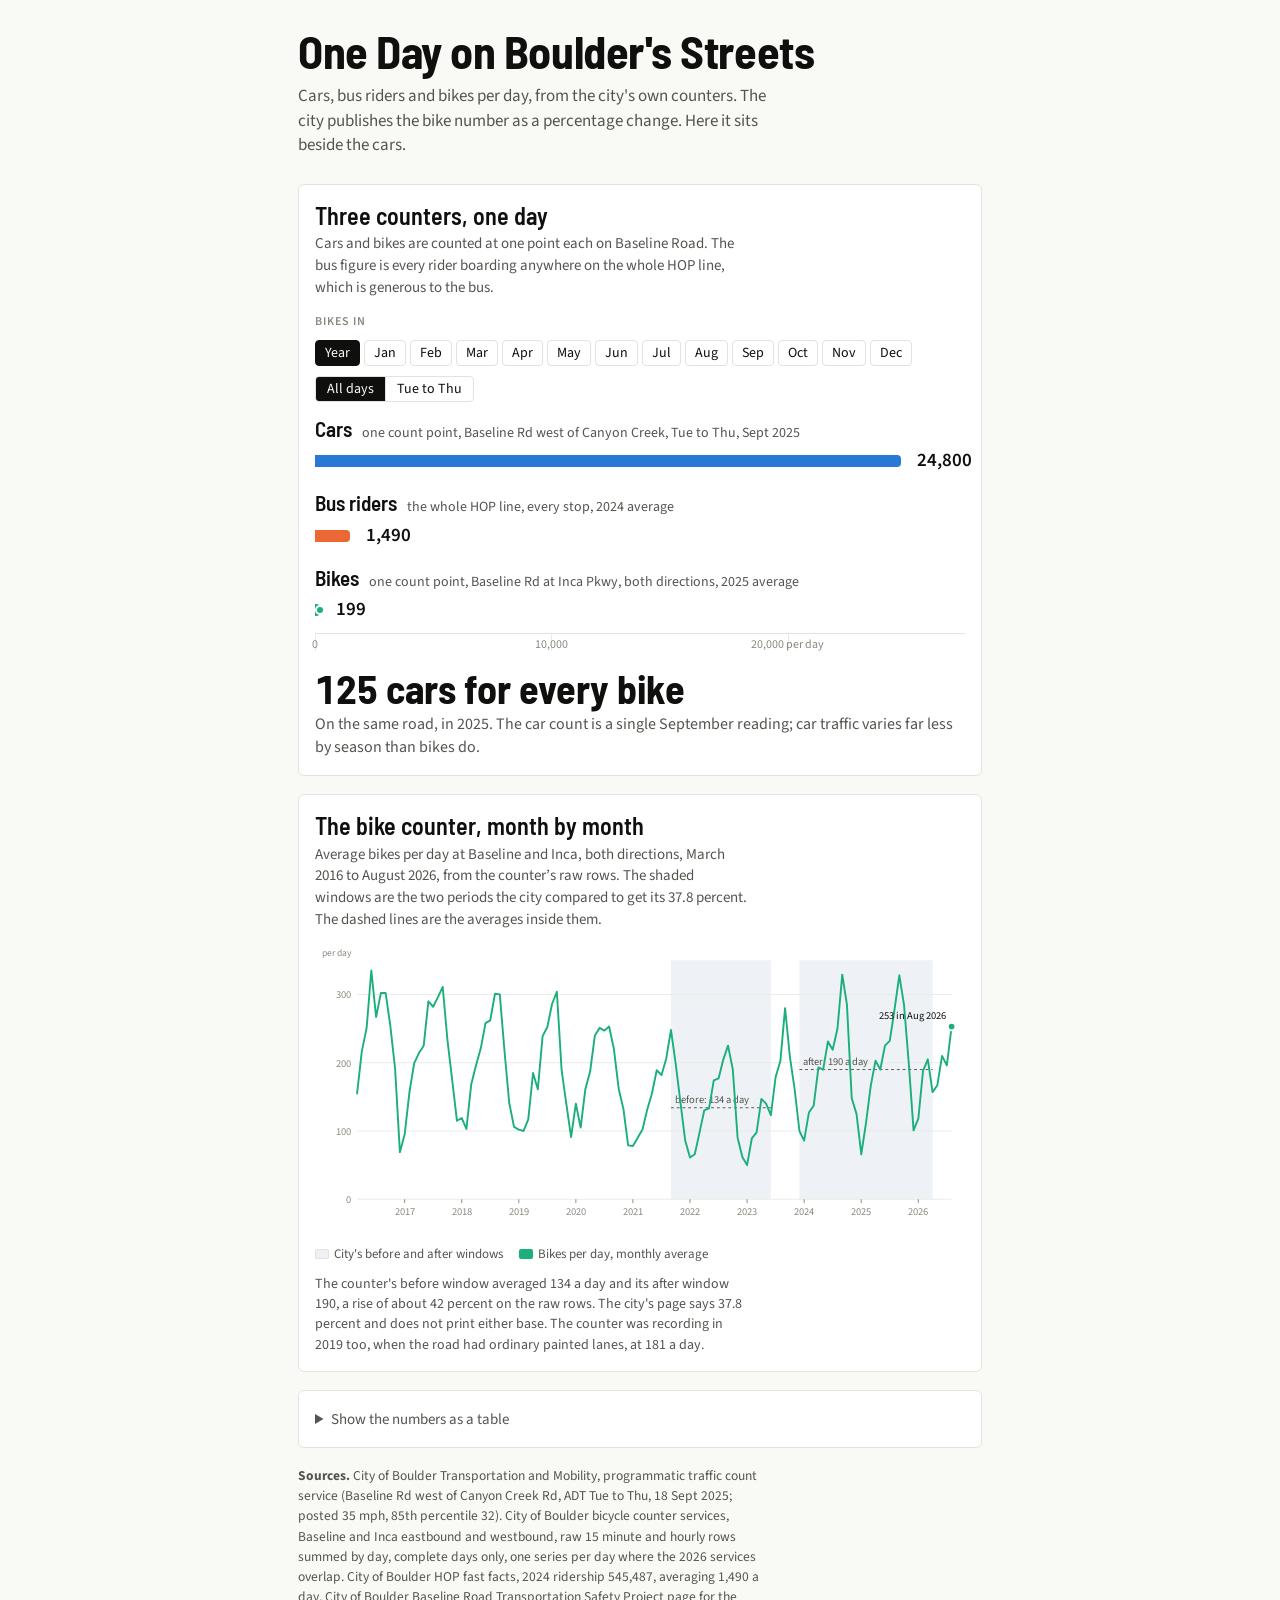
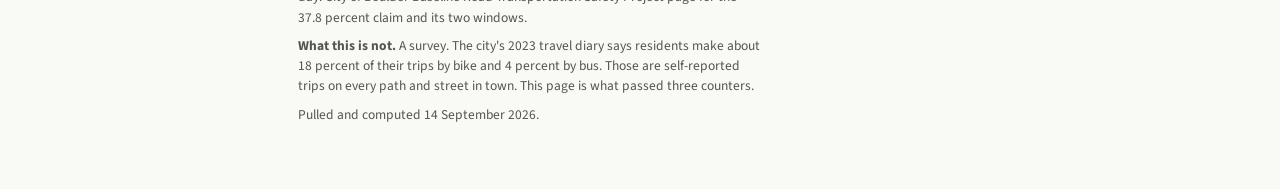
<file: bulldog/baseline-counts/index.html>
<!DOCTYPE html>
<html lang="en">
<head>
<meta charset="utf-8">
<meta name="viewport" content="width=device-width, initial-scale=1">
<link rel="canonical" href="https://evanwrowe.com/bulldog/baseline-counts/">
<meta name="description" content="Cars, bus riders and bikes per day on Boulder's streets, from the city's own counters. The number the city prints as a percentage, set beside the cars.">
<meta property="og:type" content="article">
<meta property="og:site_name" content="The Boulder Bulldog">
<meta property="og:title" content="One Day on Boulder's Streets">
<meta property="og:description" content="Cars, bus riders and bikes per day on Boulder's streets, from the city's own counters. The number the city prints as a percentage, set beside the cars.">
<meta property="og:url" content="https://evanwrowe.com/bulldog/baseline-counts/">
<meta property="og:image" content="https://evanwrowe.com/bulldog/baseline-counts/og.png">
<meta property="og:image:width" content="1200">
<meta property="og:image:height" content="630">
<meta name="twitter:card" content="summary_large_image">
<meta name="twitter:title" content="One Day on Boulder's Streets">
<meta name="twitter:description" content="Cars, bus riders and bikes per day on Boulder's streets, from the city's own counters. The number the city prints as a percentage, set beside the cars.">
<meta name="twitter:image" content="https://evanwrowe.com/bulldog/baseline-counts/og.png">
<title>One Day on Boulder's Streets</title>
<link rel="preconnect" href="https://fonts.googleapis.com">
<link rel="stylesheet" href="https://fonts.googleapis.com/css2?family=Barlow+Semi+Condensed:wght@500;600;700&family=Source+Sans+3:ital,wght@0,400;0,600;1,400&display=swap">
<style>
:root{
  color-scheme:light;
  --bg:#f9f9f6; --panel:#ffffff; --ink:#0f0f0e; --ink-2:#55544f; --ink-3:#8a897f;
  --rule:#e3e2dc; --grid:#ebeae4; --band:#eef2f7;
  --cars:#2a78d6; --bus:#eb6834; --bikes:#1baf7a; --bikes-ink:#0d7d55;
  --focus:#2a78d6;
}
@media (prefers-color-scheme: dark){
  :root:not([data-theme="light"]){
    color-scheme:dark;
    --bg:#181816; --panel:#1f1f1c; --ink:#f4f3ee; --ink-2:#c3c2b7; --ink-3:#8f8e85;
    --rule:#33332f; --grid:#2c2c29; --band:#232a33;
    --cars:#3987e5; --bus:#d95926; --bikes:#199e70; --bikes-ink:#4fc79a;
    --focus:#3987e5;
  }
}
:root[data-theme="dark"]{
  color-scheme:dark;
  --bg:#181816; --panel:#1f1f1c; --ink:#f4f3ee; --ink-2:#c3c2b7; --ink-3:#8f8e85;
  --rule:#33332f; --grid:#2c2c29; --band:#232a33;
  --cars:#3987e5; --bus:#d95926; --bikes:#199e70; --bikes-ink:#4fc79a;
  --focus:#3987e5;
}
*{box-sizing:border-box}
body{margin:0;background:var(--bg);color:var(--ink);font-family:"Source Sans 3","Segoe UI",system-ui,sans-serif;font-size:17px;line-height:1.45}
.wrap{max-width:720px;margin:0 auto;padding:28px 18px 56px}
h1{font-family:"Barlow Semi Condensed","Arial Narrow",sans-serif;font-weight:700;font-size:clamp(34px,7vw,46px);line-height:1;letter-spacing:-.01em;margin:0 0 10px;text-wrap:balance}
.dek{color:var(--ink-2);font-size:17px;max-width:60ch;margin:0 0 26px}
h2{font-family:"Barlow Semi Condensed","Arial Narrow",sans-serif;font-weight:600;font-size:24px;line-height:1.1;margin:0 0 4px}
.sub{color:var(--ink-2);font-size:15px;margin:0 0 14px;max-width:62ch}
section{background:var(--panel);border:1px solid var(--rule);border-radius:6px;padding:18px 16px 16px;margin:0 0 18px}
.controls{display:flex;flex-wrap:wrap;gap:10px 14px;align-items:center;margin:0 0 16px}
.eyebrow{font-size:12px;letter-spacing:.08em;text-transform:uppercase;color:var(--ink-3);font-weight:600}
.months{display:flex;gap:4px;flex-wrap:wrap}
button{font:inherit;color:var(--ink);background:transparent;border:1px solid var(--rule);border-radius:4px;padding:5px 9px;min-width:34px;cursor:pointer;font-size:14px;line-height:1}
button:hover{border-color:var(--ink-3)}
button[aria-pressed="true"]{background:var(--ink);color:var(--bg);border-color:var(--ink)}
button:focus-visible{outline:2px solid var(--focus);outline-offset:2px}
.seg{display:inline-flex;border:1px solid var(--rule);border-radius:4px;overflow:hidden}
.seg button{border:0;border-radius:0;min-width:0;padding:5px 11px}
.seg button + button{border-left:1px solid var(--rule)}
.rows{display:grid;gap:18px;margin:6px 0 10px}
.row{display:grid;grid-template-columns:1fr;gap:5px}
.lab{display:flex;flex-wrap:wrap;align-items:baseline;gap:6px 10px}
.lab b{font-family:"Barlow Semi Condensed","Arial Narrow",sans-serif;font-weight:600;font-size:21px;line-height:1}
.lab span{color:var(--ink-2);font-size:14px}
.track{position:relative;height:26px}
.bar{position:absolute;left:0;top:7px;height:12px;border-radius:0 4px 4px 0;min-width:2px;transition:width .5s cubic-bezier(.2,.8,.2,1)}
.bar.cars{background:var(--cars)} .bar.bus{background:var(--bus)} .bar.bikes{background:var(--bikes)}
.dot{position:absolute;top:8px;width:10px;height:10px;border-radius:50%;border:2px solid var(--panel);transform:translateX(-50%);display:none}
.dot.bikes{background:var(--bikes)}
.val{position:absolute;top:0;font-weight:600;font-size:19px;line-height:26px;white-space:nowrap;font-variant-numeric:tabular-nums;transition:left .5s cubic-bezier(.2,.8,.2,1)}
.hit{position:absolute;inset:-6px 0;cursor:default}
.axis{position:relative;height:18px;border-top:1px solid var(--rule);margin-top:4px;font-size:12px;color:var(--ink-3)}
.axis span{position:absolute;top:2px;transform:translateX(-50%)}
.axis span:first-child{transform:none}
.grid{position:absolute;top:0;bottom:0;width:1px;background:var(--grid)}
.ratio{margin:16px 0 0;font-size:16px;color:var(--ink-2)}
.ratio .big{display:block;font-family:"Barlow Semi Condensed","Arial Narrow",sans-serif;font-weight:700;font-size:clamp(30px,6vw,40px);line-height:1.05;color:var(--ink);margin:0 0 4px;transition:opacity .25s}
.ratio .big span{font-variant-numeric:tabular-nums}
.tip{position:fixed;z-index:5;pointer-events:none;background:var(--ink);color:var(--bg);font-size:13px;line-height:1.35;padding:7px 9px;border-radius:4px;max-width:260px;display:none}
.tip b{display:block;font-size:14px}
svg text{font-family:"Source Sans 3","Segoe UI",system-ui,sans-serif}
.chartwrap{overflow-x:auto}
.legend{display:flex;flex-wrap:wrap;gap:6px 16px;font-size:13px;color:var(--ink-2);margin:6px 0 0}
.legend i{display:inline-block;width:14px;height:10px;vertical-align:-1px;margin-right:5px;border-radius:2px}
.note{font-size:14px;color:var(--ink-2);margin:10px 0 0;max-width:62ch}
table{border-collapse:collapse;width:100%;font-size:14px;font-variant-numeric:tabular-nums}
th,td{text-align:left;padding:5px 8px;border-bottom:1px solid var(--rule)}
th{font-weight:600;color:var(--ink-2);font-size:12px;letter-spacing:.06em;text-transform:uppercase}
td.n,th.n{text-align:right}
.tablewrap{overflow-x:auto;margin-top:12px}
details summary{cursor:pointer;color:var(--ink-2);font-size:15px}
footer{color:var(--ink-2);font-size:13.5px;line-height:1.5;max-width:66ch}
footer p{margin:0 0 8px}
@media (prefers-reduced-motion: reduce){.bar,.val{transition:none}}
</style>
</head>
<body>
<div class="wrap">
  <h1>One Day on Boulder's Streets</h1>
  <p class="dek">Cars, bus riders and bikes per day, from the city's own counters. The city publishes the bike number as a percentage change. Here it sits beside the cars.</p>

  <section aria-labelledby="h-bars">
    <h2 id="h-bars">Three counters, one day</h2>
    <p class="sub">Cars and bikes are counted at one point each on Baseline Road. The bus figure is every rider boarding anywhere on the whole HOP line, which is generous to the bus.</p>
    <div class="controls">
      <span class="eyebrow">Bikes in</span>
      <div class="months" id="months" role="group" aria-label="Choose a month of 2025"></div>
      <div class="seg" role="group" aria-label="Days counted">
        <button type="button" id="all" aria-pressed="true">All days</button>
        <button type="button" id="twt" aria-pressed="false">Tue to Thu</button>
      </div>
    </div>
    <div class="rows" id="rows">
      <div class="row" data-k="cars">
        <div class="lab"><b>Cars</b><span>one count point, Baseline Rd west of Canyon Creek, Tue to Thu, Sept 2025</span></div>
        <div class="track"><div class="bar cars"></div><div class="val"></div><div class="hit" tabindex="0" aria-label="Cars: 24,800 vehicles per day"></div></div>
      </div>
      <div class="row" data-k="bus">
        <div class="lab"><b>Bus riders</b><span>the whole HOP line, every stop, 2024 average</span></div>
        <div class="track"><div class="bar bus"></div><div class="val"></div><div class="hit" tabindex="0" aria-label="Bus riders: 1,490 boardings per day"></div></div>
      </div>
      <div class="row" data-k="bikes">
        <div class="lab"><b>Bikes</b><span id="bikesub">one count point, Baseline Rd at Inca Pkwy, both directions, 2025 average</span></div>
        <div class="track"><div class="bar bikes"></div><div class="dot bikes"></div><div class="val"></div><div class="hit" tabindex="0" aria-label="Bikes per day"></div></div>
      </div>
    </div>
    <div class="axis" id="axis"></div>
    <p class="ratio" id="ratio"></p>
  </section>

  <section aria-labelledby="h-line">
    <h2 id="h-line">The bike counter, month by month</h2>
    <p class="sub">Average bikes per day at Baseline and Inca, both directions, March 2016 to August 2026, from the counter’s raw rows. The shaded windows are the two periods the city compared to get its 37.8 percent. The dashed lines are the averages inside them.</p>
    <div class="chartwrap"><svg id="line" viewBox="0 0 680 300" width="100%" role="img" aria-labelledby="line-title"><title id="line-title">Monthly average bikes per day, 2016 to 2026</title></svg></div>
    <div class="legend"><span><i style="background:var(--band);border:1px solid var(--rule)"></i>City's before and after windows</span><span><i style="background:var(--bikes)"></i>Bikes per day, monthly average</span></div>
    <p class="note">The counter's before window averaged 134 a day and its after window 190, a rise of about 42 percent on the raw rows. The city's page says 37.8 percent and does not print either base. The counter was recording in 2019 too, when the road had ordinary painted lanes, at 181 a day.</p>
  </section>

  <section>
    <details>
      <summary>Show the numbers as a table</summary>
      <div class="tablewrap">
        <table>
          <thead><tr><th>Month of 2025</th><th class="n">Bikes per day, all days</th><th class="n">Bikes per day, Tue to Thu</th><th class="n">Cars per bike, all days</th></tr></thead>
          <tbody id="tbody"></tbody>
        </table>
      </div>
      <p class="note">Cars: 24,800 per day, one Tuesday to Thursday count, 18 September 2025. Bus: 1,490 boardings per day, HOP, 2024 average. A round trip counts twice on every one of these instruments.</p>
    </details>
  </section>

  <footer>
    <p><strong>Sources.</strong> City of Boulder Transportation and Mobility, programmatic traffic count service (Baseline Rd west of Canyon Creek Rd, ADT Tue to Thu, 18 Sept 2025; posted 35 mph, 85th percentile 32). City of Boulder bicycle counter services, Baseline and Inca eastbound and westbound, raw 15 minute and hourly rows summed by day, complete days only, one series per day where the 2026 services overlap. City of Boulder HOP fast facts, 2024 ridership 545,487, averaging 1,490 a day. City of Boulder Baseline Road Transportation Safety Project page for the 37.8 percent claim and its two windows.</p>
    <p><strong>What this is not.</strong> A survey. The city's 2023 travel diary says residents make about 18 percent of their trips by bike and 4 percent by bus. Those are self-reported trips on every path and street in town. This page is what passed three counters.</p>
    <p>Pulled and computed 14 September 2026.</p>
  </footer>
</div>
<div class="tip" id="tip" role="status" aria-live="polite"></div>

<script>
(function(){
  var D = {"m2025":[66,111,166,203,190,225,232,278,328,285,199,101],"w2025":[79,103,188,239,179,230,246,303,354,318,227,103],"y_all":199,"y_w":214,"pre":134,"post":190};
  D.series = [["2016-03",155,29],["2016-04",217,30],["2016-05",251,31],["2016-06",335,30],["2016-07",267,31],["2016-08",302,31],["2016-09",302,30],["2016-10",254,31],["2016-11",191,30],["2016-12",69,31],["2017-01",95,31],["2017-02",156,28],["2017-03",199,31],["2017-04",214,30],["2017-05",225,31],["2017-06",290,30],["2017-07",282,31],["2017-08",296,31],["2017-09",311,30],["2017-10",234,31],["2017-11",175,30],["2017-12",115,31],["2018-01",119,31],["2018-02",103,28],["2018-03",168,31],["2018-04",196,30],["2018-05",221,30],["2018-06",258,27],["2018-07",262,31],["2018-08",301,31],["2018-09",300,30],["2018-10",216,31],["2018-11",141,30],["2018-12",106,31],["2019-01",102,31],["2019-02",100,28],["2019-03",117,31],["2019-04",185,30],["2019-05",161,31],["2019-06",239,30],["2019-07",252,31],["2019-08",286,31],["2019-09",304,30],["2019-10",189,31],["2019-11",140,30],["2019-12",91,31],["2020-01",140,31],["2020-02",105,29],["2020-03",161,31],["2020-04",187,30],["2020-05",240,31],["2020-06",251,30],["2020-07",247,31],["2020-08",253,31],["2020-09",220,30],["2020-10",162,31],["2020-11",132,30],["2020-12",79,31],["2021-01",78,16],["2021-03",102,31],["2021-04",131,30],["2021-05",155,31],["2021-06",189,30],["2021-07",182,31],["2021-08",206,31],["2021-09",248,30],["2021-10",198,31],["2021-11",141,30],["2021-12",86,31],["2022-01",61,31],["2022-02",66,28],["2022-03",98,31],["2022-04",130,30],["2022-05",133,31],["2022-06",174,30],["2022-07",177,31],["2022-08",205,31],["2022-09",225,30],["2022-10",190,30],["2022-11",90,30],["2022-12",62,31],["2023-01",50,31],["2023-02",89,28],["2023-03",98,31],["2023-04",147,30],["2023-05",140,31],["2023-06",123,30],["2023-07",179,31],["2023-08",203,29],["2023-09",280,26],["2023-10",209,31],["2023-11",161,30],["2023-12",100,31],["2024-01",86,31],["2024-02",127,29],["2024-03",137,31],["2024-04",193,30],["2024-05",190,31],["2024-06",231,30],["2024-07",219,31],["2024-08",250,31],["2024-09",329,30],["2024-10",285,31],["2024-11",148,30],["2024-12",125,31],["2025-01",66,31],["2025-02",111,28],["2025-03",166,31],["2025-04",203,30],["2025-05",190,31],["2025-06",225,30],["2025-07",232,31],["2025-08",278,31],["2025-09",328,30],["2025-10",285,31],["2025-11",199,30],["2025-12",101,31],["2026-01",118,31],["2026-02",188,28],["2026-03",205,31],["2026-04",157,30],["2026-05",167,31],["2026-06",210,30],["2026-07",196,31],["2026-08",253,27]];
  var CARS=24800, BUS=1490, MAX=27500;
  var MN=['Jan','Feb','Mar','Apr','May','Jun','Jul','Aug','Sep','Oct','Nov','Dec'];
  var sel='year', twt=false;
  var months=document.getElementById('months');
  function mk(label,key){var b=document.createElement('button');b.type='button';b.textContent=label;b.dataset.k=key;b.setAttribute('aria-pressed',key===sel?'true':'false');b.addEventListener('click',function(){sel=key;render();});months.appendChild(b);}
  mk('Year','year'); MN.forEach(function(m,i){mk(m,String(i));});
  document.getElementById('all').addEventListener('click',function(){twt=false;render();});
  document.getElementById('twt').addEventListener('click',function(){twt=true;render();});
  var axis=document.getElementById('axis');
  [0,10000,20000].forEach(function(v){var g=document.createElement('div');g.className='grid';g.style.left=(v/MAX*100)+'%';axis.appendChild(g);var s=document.createElement('span');s.style.left=(v/MAX*100)+'%';s.textContent=v===0?'0':(v.toLocaleString()+(v===20000?' per day':''));axis.appendChild(s);});
  function bikes(){ if(sel==='year') return twt?D.y_w:D.y_all; return (twt?D.w2025:D.m2025)[+sel]; }
  function setBar(k,v,labelText){
    var row=document.querySelector('.row[data-k="'+k+'"]');
    var bar=row.querySelector('.bar'), val=row.querySelector('.val'), dot=row.querySelector('.dot'), hit=row.querySelector('.hit');
    var pct=v/MAX*100; bar.style.width=pct+'%';
    var lp=Math.max(pct,0)+1.2; val.style.left='calc('+lp+'% + 8px)'; val.textContent=v.toLocaleString();
    if(dot){ dot.style.display='block'; dot.style.left=pct+'%'; }
    hit.dataset.tip=labelText;
  }
  function render(){
    months.querySelectorAll('button').forEach(function(b){b.setAttribute('aria-pressed',b.dataset.k===sel?'true':'false');});
    document.getElementById('all').setAttribute('aria-pressed',twt?'false':'true');
    document.getElementById('twt').setAttribute('aria-pressed',twt?'true':'false');
    var b=bikes();
    var when = sel==='year' ? '2025 average' : MN[+sel]+' 2025 average';
    var days = twt ? ', Tuesday to Thursday only' : '';
    document.getElementById('bikesub').textContent='one count point, Baseline Rd at Inca Pkwy, both directions, '+when+days;
    setBar('cars',CARS,'Cars: 24,800 vehicles a day. One count, Tuesday to Thursday, 18 September 2025, Baseline Rd west of Canyon Creek Rd.');
    setBar('bus',BUS,'Bus: 1,490 boardings a day across the whole HOP line, 2024 average. A round trip counts twice.');
    setBar('bikes',b,'Bikes: '+b+' a day at Baseline and Inca, both directions, '+when+days+'. A round trip counts twice.');
    document.querySelector('.row[data-k="bikes"] .hit').setAttribute('aria-label','Bikes: '+b+' per day, '+when+days);
    var r=Math.round(CARS/b);
    document.getElementById('ratio').innerHTML='<b class="big"><span>'+r.toLocaleString()+'</span> cars for every bike</b>On the same road, in '+(sel==='year'?'2025':MN[+sel]+' 2025')+(twt?' on a Tuesday to Thursday':'')+'. The car count is a single September reading; car traffic varies far less by season than bikes do.';
  }
  // tooltip
  var tip=document.getElementById('tip');
  function show(e,t){tip.innerHTML=t;tip.style.display='block';move(e);}
  function move(e){var x=(e.clientX||0)+14,y=(e.clientY||0)+14;var w=tip.offsetWidth,h=tip.offsetHeight;if(x+w>window.innerWidth-8)x=e.clientX-w-10;if(y+h>window.innerHeight-8)y=e.clientY-h-10;tip.style.left=x+'px';tip.style.top=y+'px';}
  function hide(){tip.style.display='none';}
  document.querySelectorAll('.hit').forEach(function(h){
    h.addEventListener('mouseenter',function(e){show(e,h.dataset.tip);});
    h.addEventListener('mousemove',move);
    h.addEventListener('mouseleave',hide);
    h.addEventListener('focus',function(){var r=h.getBoundingClientRect();show({clientX:r.left+20,clientY:r.top},h.dataset.tip);});
    h.addEventListener('blur',hide);
    h.addEventListener('click',function(e){if(tip.style.display==='block'&&tip.innerHTML===h.dataset.tip)hide();else show(e,h.dataset.tip);});
  });
  // table
  var tb=document.getElementById('tbody');
  MN.forEach(function(m,i){var tr=document.createElement('tr');tr.innerHTML='<td>'+m+'</td><td class="n">'+D.m2025[i]+'</td><td class="n">'+D.w2025[i]+'</td><td class="n">'+Math.round(CARS/D.m2025[i]).toLocaleString()+'</td>';tb.appendChild(tr);});
  var trY=document.createElement('tr');trY.innerHTML='<td><strong>Year</strong></td><td class="n"><strong>'+D.y_all+'</strong></td><td class="n"><strong>'+D.y_w+'</strong></td><td class="n"><strong>'+Math.round(CARS/D.y_all)+'</strong></td>';tb.appendChild(trY);
  render();

  // line chart
  var svg=document.getElementById('line'), NS='http://www.w3.org/2000/svg';
  var W=680,H=300,L=44,R=14,T=16,B=34, YMAX=350;
  var S=D.series, n=S.length;
  function idx(ym){var y=+ym.slice(0,4),m=+ym.slice(5,7);return (y-2016)*12+(m-1);}
  var i0=idx(S[0][0]), i1=idx(S[n-1][0]);
  function X(i){return L+(i-i0)/(i1-i0)*(W-L-R);}
  function Y(v){return T+(1-v/YMAX)*(H-T-B);}
  function el(t,a,p){var e=document.createElementNS(NS,t);for(var k in a){if((k==='fill'||k==='stroke')&&String(a[k]).indexOf('var(')===0){e.style[k]=a[k];}else{e.setAttribute(k,a[k]);}}(p||svg).appendChild(e);return e;}
  var cs=getComputedStyle(document.documentElement);
  function tok(v){return 'var('+v+')';}
  // bands
  [['2021-09','2023-05'],['2023-12','2026-03']].forEach(function(b){var x0=X(idx(b[0])),x1=X(idx(b[1])+1);el('rect',{x:x0,y:T,width:x1-x0,height:H-T-B,fill:tok('--band')});});
  // grid + y labels
  [0,100,200,300].forEach(function(v){el('line',{x1:L,x2:W-R,y1:Y(v),y2:Y(v),stroke:tok('--grid'),'stroke-width':1});el('text',{x:L-6,y:Y(v)+4,'text-anchor':'end','font-size':11,fill:tok('--ink-3')}).textContent=v;});
  el('text',{x:L-6,y:T-4,'text-anchor':'end','font-size':10,fill:tok('--ink-3')}).textContent='per day';
  // x labels
  for(var y=2016;y<=2026;y++){var i=(y-2016)*12;if(i<i0||i>i1)continue;el('line',{x1:X(i),x2:X(i),y1:H-B,y2:H-B+4,stroke:tok('--ink-3')});el('text',{x:X(i),y:H-B+16,'text-anchor':'middle','font-size':11,fill:tok('--ink-3')}).textContent=y;}
  // reference averages
  function ref(v,a,b,label){var x0=X(idx(a)),x1=X(idx(b)+1);el('line',{x1:x0,x2:x1,y1:Y(v),y2:Y(v),stroke:tok('--ink-2'),'stroke-width':1,'stroke-dasharray':'3 3'});el('text',{x:x0+4,y:Y(v)-5,'font-size':11,fill:tok('--ink-2')}).textContent=label;}
  ref(D.pre,'2021-09','2023-05','before: 134 a day'); ref(D.post,'2023-12','2026-03','after: 190 a day');
  // path
  var dstr='';S.forEach(function(p,k){var x=X(idx(p[0])),yv=Y(p[1]);dstr+=(k?'L':'M')+x.toFixed(1)+' '+yv.toFixed(1)+' ';});
  el('path',{d:dstr,fill:'none',stroke:tok('--bikes'),'stroke-width':2,'stroke-linejoin':'round','stroke-linecap':'round'});
  // endpoint
  var last=S[n-1];el('circle',{cx:X(idx(last[0])),cy:Y(last[1]),r:4,fill:tok('--bikes'),stroke:tok('--panel'),'stroke-width':2});
  el('text',{x:X(idx(last[0]))-6,y:Y(last[1])-8,'text-anchor':'end','font-size':11,fill:tok('--ink')}).textContent=last[1]+' in '+MN[+last[0].slice(5,7)-1]+' '+last[0].slice(0,4);
  // crosshair
  var cx=el('line',{x1:0,x2:0,y1:T,y2:H-B,stroke:tok('--ink-3'),'stroke-width':1,opacity:0});
  var cd=el('circle',{cx:0,cy:0,r:4.5,fill:tok('--bikes'),stroke:tok('--panel'),'stroke-width':2,opacity:0});
  var hit=el('rect',{x:L,y:T,width:W-L-R,height:H-T-B,fill:'transparent'});
  function near(px){var best=0,bd=1e9;S.forEach(function(p,k){var d=Math.abs(X(idx(p[0]))-px);if(d<bd){bd=d;best=k;}});return best;}
  function pt(e){var r=svg.getBoundingClientRect();return (e.clientX-r.left)*W/r.width;}
  hit.addEventListener('mousemove',function(e){var k=near(pt(e));var p=S[k];var x=X(idx(p[0])),yv=Y(p[1]);cx.setAttribute('x1',x);cx.setAttribute('x2',x);cx.setAttribute('opacity',1);cd.setAttribute('cx',x);cd.setAttribute('cy',yv);cd.setAttribute('opacity',1);show(e,'<b>'+p[1]+' bikes a day</b>'+MN[+p[0].slice(5,7)-1]+' '+p[0].slice(0,4)+', average of '+p[2]+' complete days');});
  hit.addEventListener('mouseleave',function(){cx.setAttribute('opacity',0);cd.setAttribute('opacity',0);hide();});
  hit.addEventListener('click',function(e){var k=near(pt(e));var p=S[k];show(e,'<b>'+p[1]+' bikes a day</b>'+MN[+p[0].slice(5,7)-1]+' '+p[0].slice(0,4));});
})();
</script>
</body>
</html>
</file>
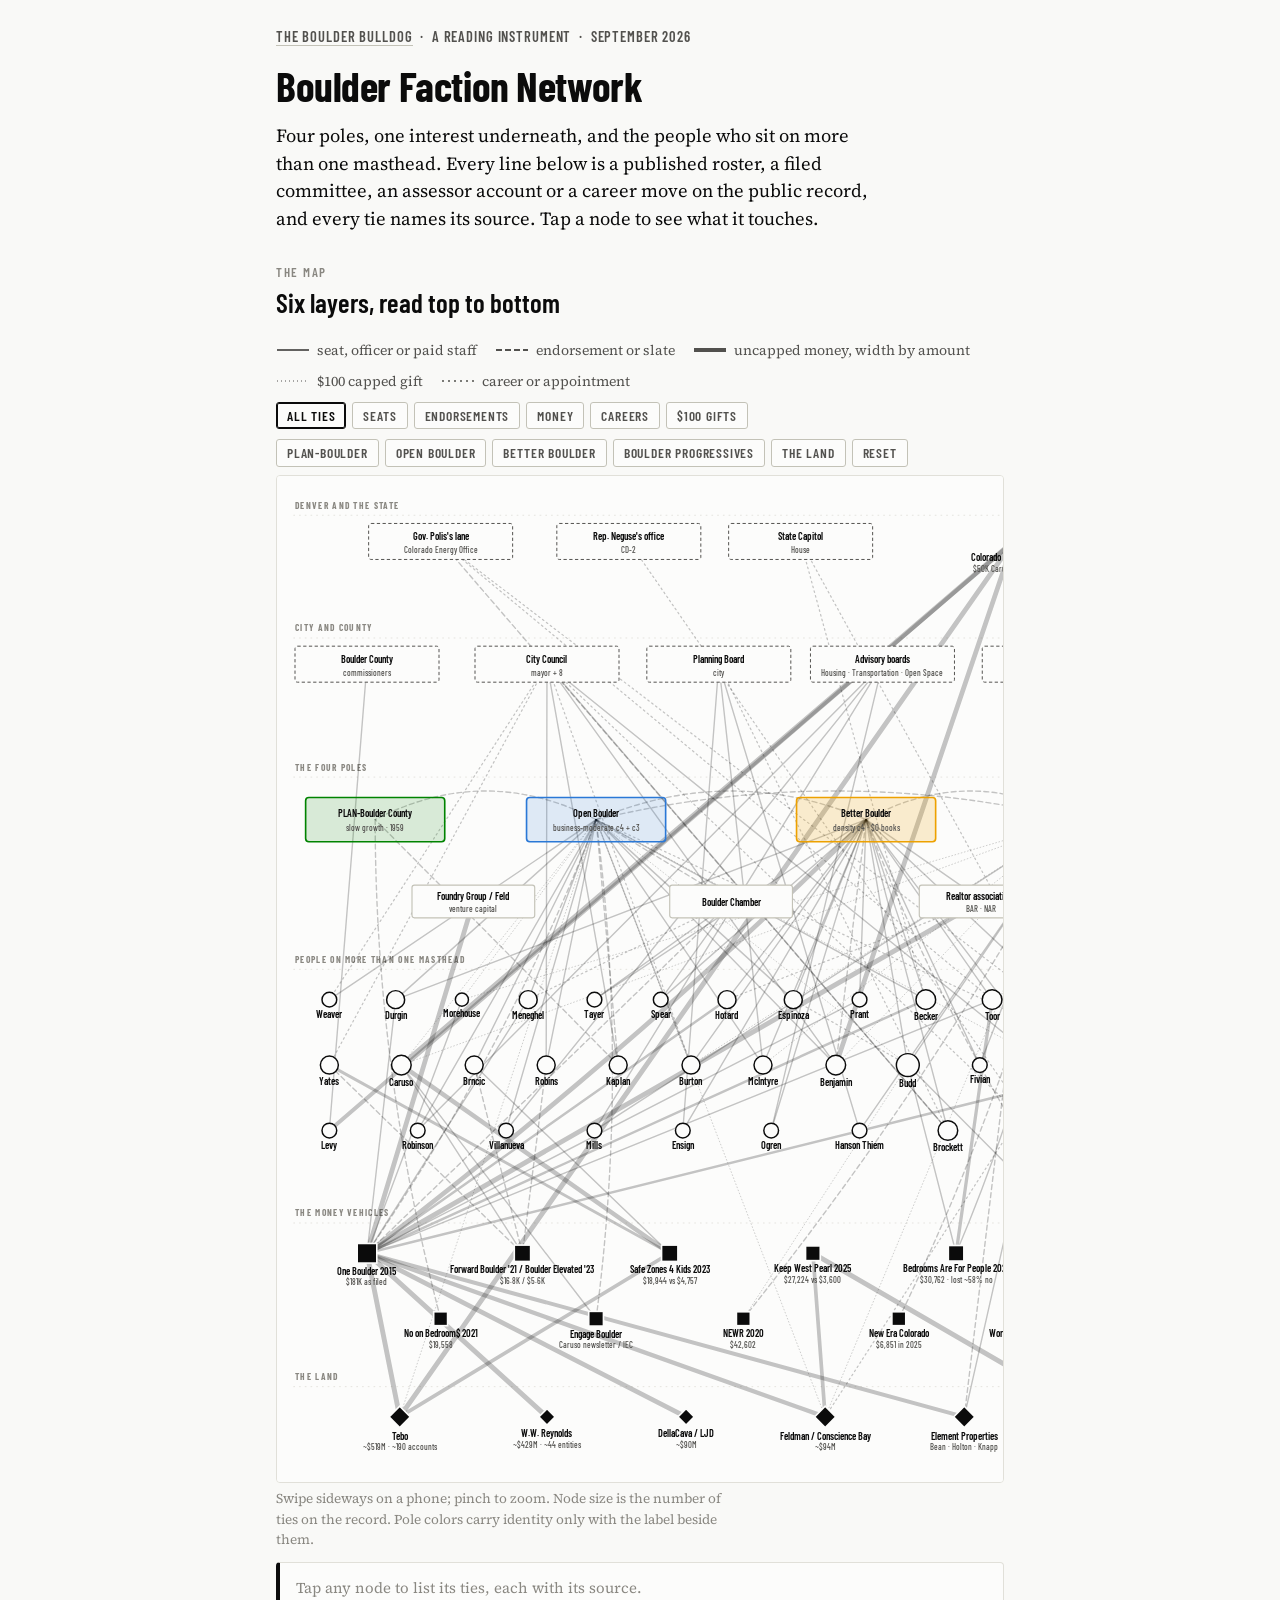
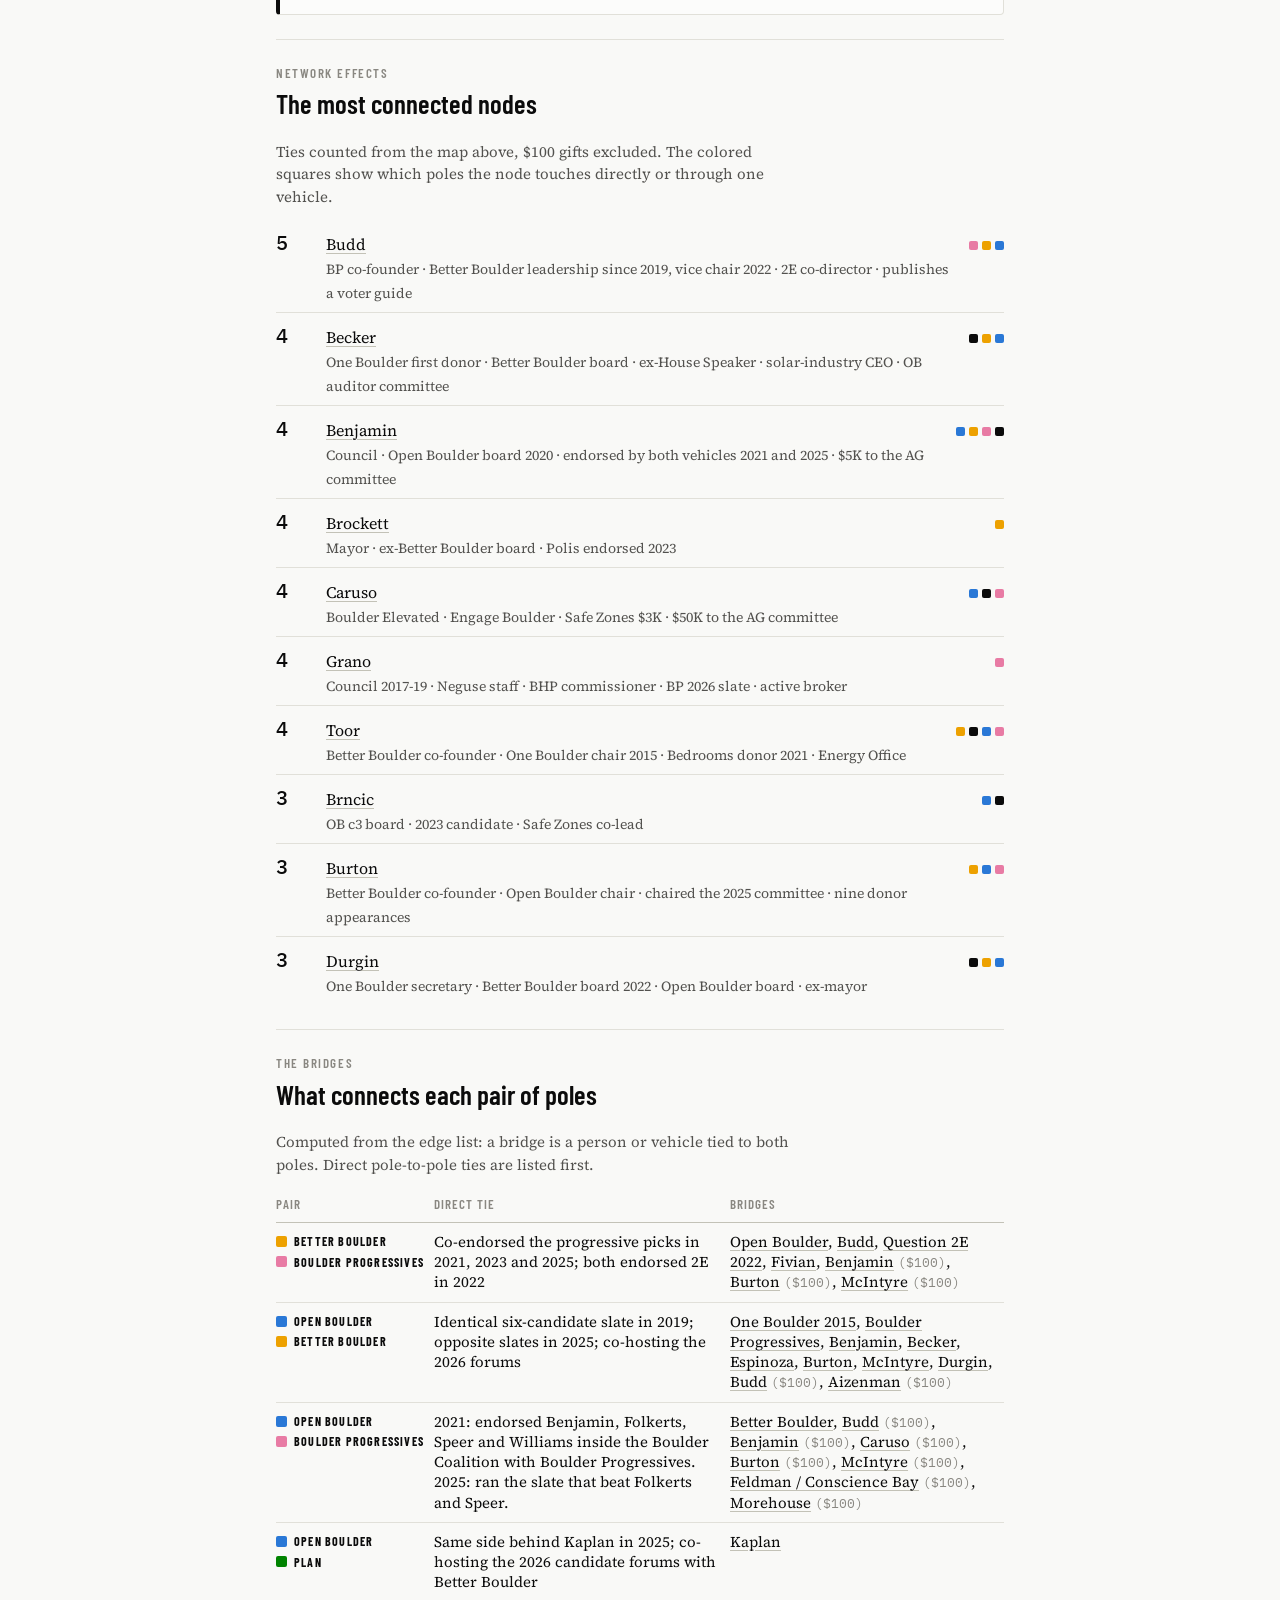
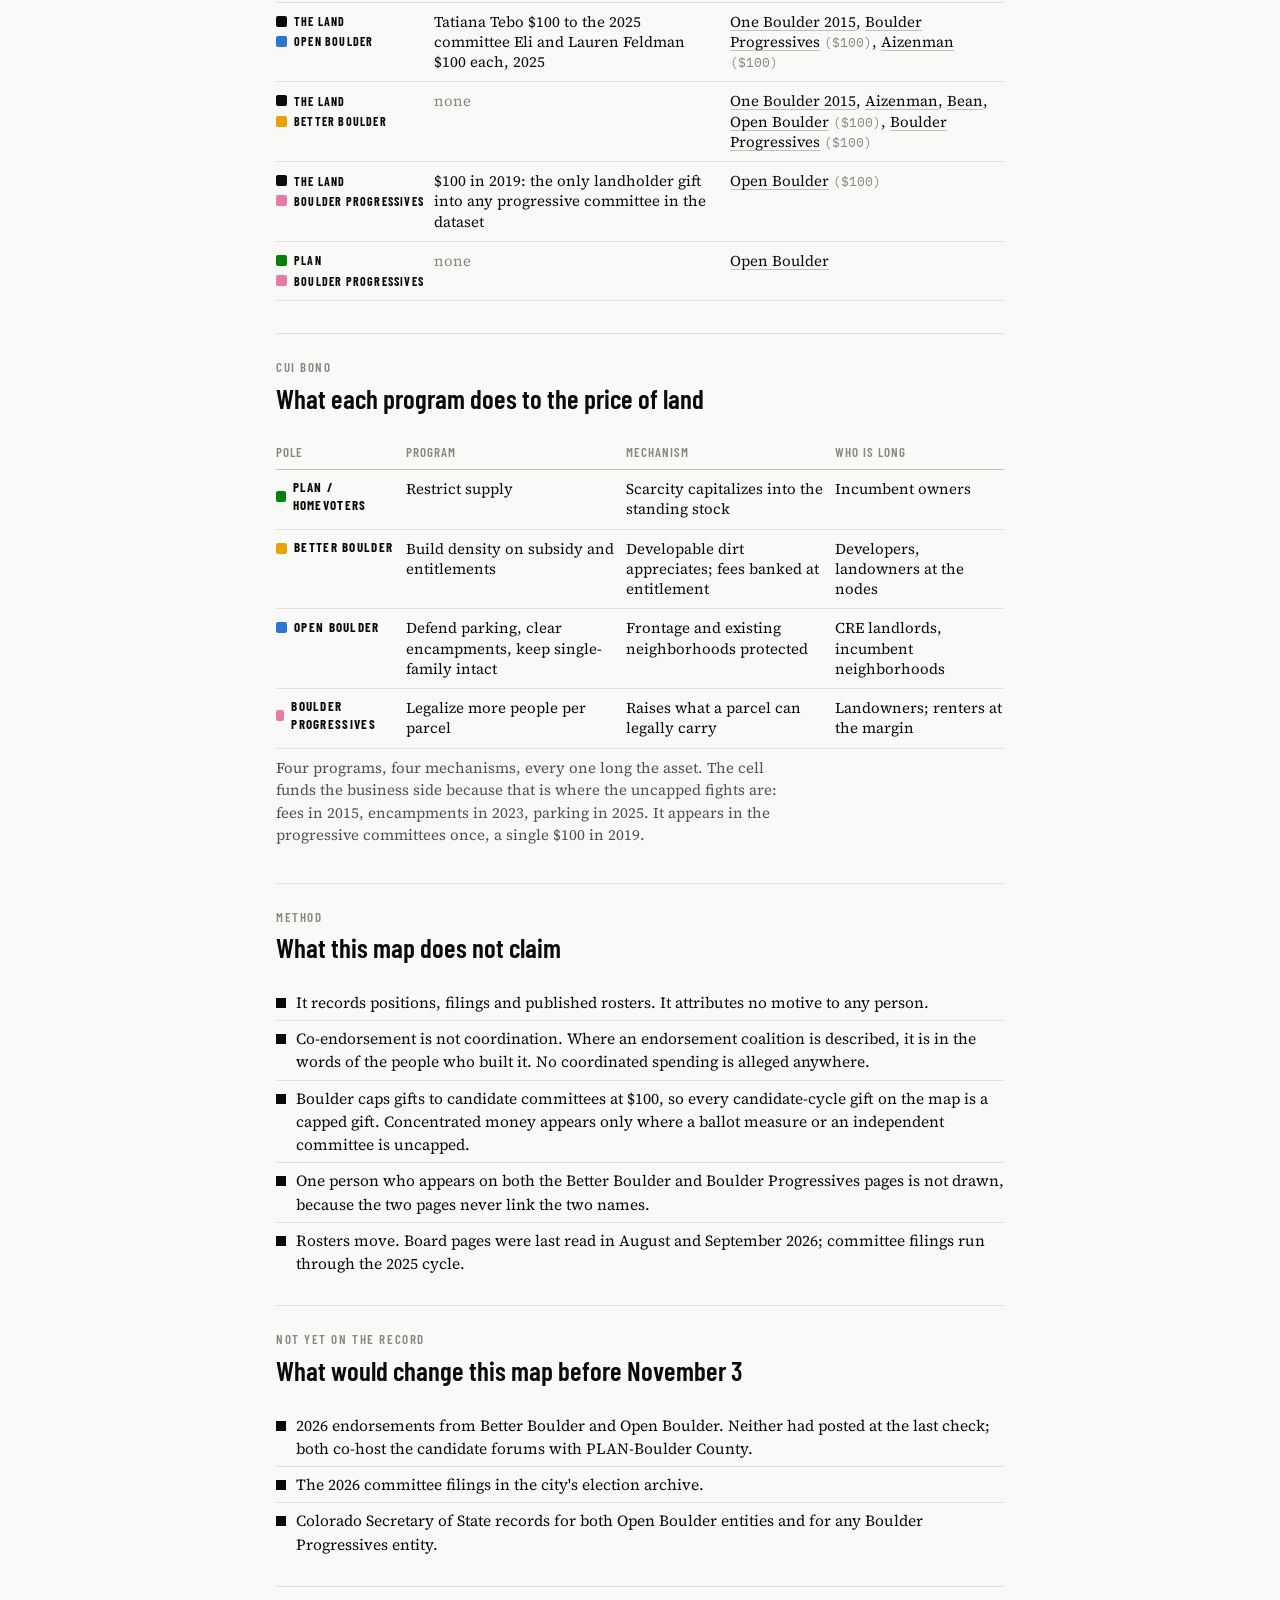
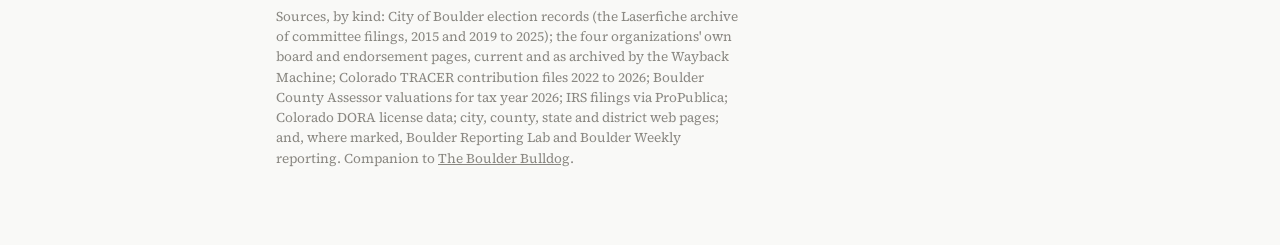
<file: bulldog/faction-map/index.html>
<!DOCTYPE html>
<html lang="en">
<head>
<title>Boulder Faction Network</title>
<meta charset="utf-8">
<meta name="viewport" content="width=device-width,initial-scale=1">
<link rel="preconnect" href="https://fonts.googleapis.com">
<link rel="stylesheet" href="https://fonts.googleapis.com/css2?family=Barlow+Condensed:wght@500;600;700&family=Source+Serif+4:ital,opsz,wght@0,8..60,400;0,8..60,600;1,8..60,400&family=IBM+Plex+Mono:wght@400;500&display=swap">
<style>
  :root{
    color-scheme:light;
    --ground:#f9f9f7; --surface:#fcfcfb; --ink:#0b0b0b; --ink2:#52514e; --muted:#898781; --rule:#e1e0d9; --rule2:#c3c2b7;
    --plan:#008300; --ob:#2a78d6; --bb:#eda100; --bp:#e87ba4; --land:#0b0b0b;
    --plan-soft:rgba(0,131,0,.14); --ob-soft:rgba(42,120,214,.14); --bb-soft:rgba(237,161,0,.18); --bp-soft:rgba(232,123,164,.18); --land-soft:rgba(11,11,11,.10);
    --edge:rgba(11,11,11,.42); --edge-faint:rgba(11,11,11,.10); --focus:#0b0b0b;
  }
  @media (prefers-color-scheme:dark){
    :root:not([data-theme="light"]){
      color-scheme:dark;
      --ground:#0d0d0d; --surface:#1a1a19; --ink:#ffffff; --ink2:#c3c2b7; --muted:#898781; --rule:#2c2c2a; --rule2:#383835;
      --plan:#008300; --ob:#3987e5; --bb:#c98500; --bp:#d55181; --land:#ffffff;
      --plan-soft:rgba(0,131,0,.26); --ob-soft:rgba(57,135,229,.22); --bb-soft:rgba(201,133,0,.24); --bp-soft:rgba(213,81,129,.24); --land-soft:rgba(255,255,255,.12);
      --edge:rgba(255,255,255,.40); --edge-faint:rgba(255,255,255,.09); --focus:#ffffff;
    }
  }
  :root[data-theme="dark"]{
    color-scheme:dark;
    --ground:#0d0d0d; --surface:#1a1a19; --ink:#ffffff; --ink2:#c3c2b7; --muted:#898781; --rule:#2c2c2a; --rule2:#383835;
    --plan:#008300; --ob:#3987e5; --bb:#c98500; --bp:#d55181; --land:#ffffff;
    --plan-soft:rgba(0,131,0,.26); --ob-soft:rgba(57,135,229,.22); --bb-soft:rgba(201,133,0,.24); --bp-soft:rgba(213,81,129,.24); --land-soft:rgba(255,255,255,.12);
    --edge:rgba(255,255,255,.40); --edge-faint:rgba(255,255,255,.09); --focus:#ffffff;
  }
  *{box-sizing:border-box}
  body{margin:0;background:var(--ground);color:var(--ink);font-family:"Source Serif 4",Georgia,"Times New Roman",serif;font-size:17px;line-height:1.5;-webkit-font-smoothing:antialiased}
  .wrap{max-width:760px;margin:0 auto;padding:26px 16px 64px}
  h1,h2,h3,.eyebrow,.chip,.bandlab,th,.pole,.mast{font-family:"Barlow Condensed","Arial Narrow",Arial,sans-serif}
  h1{font-size:42px;line-height:1;font-weight:700;letter-spacing:-.01em;margin:6px 0 10px;text-wrap:balance}
  h2{font-size:27px;line-height:1.1;font-weight:600;margin:0 0 10px;text-wrap:balance}
  h3{font-size:20px;line-height:1.15;font-weight:600;margin:0 0 6px}
  p{margin:0 0 12px;max-width:66ch}
  .eyebrow{font-size:13px;font-weight:600;letter-spacing:.12em;text-transform:uppercase;color:var(--muted)}
  .mast{font-size:14.5px;font-weight:600;letter-spacing:.06em;text-transform:uppercase;color:var(--ink2);margin:0 0 4px}
  .mast a{color:inherit;text-decoration:none;border-bottom:1px solid var(--rule2)}
  .mast a:hover{border-bottom-color:var(--ink)}
  .mono{font-family:"IBM Plex Mono",Consolas,Menlo,monospace;font-size:.86em;font-variant-numeric:tabular-nums}
  .lede{font-size:18.5px}
  .note{color:var(--ink2);font-size:15px;max-width:66ch}
  section{padding:24px 0;border-top:1px solid var(--rule)}
  section:first-of-type{border-top:0;padding-top:6px}
  .head{display:flex;flex-direction:column;gap:6px;margin-bottom:12px}
  .pole{display:inline-flex;align-items:center;gap:7px;font-size:13px;font-weight:700;letter-spacing:.1em;text-transform:uppercase;color:var(--ink)}
  .pole i{width:11px;height:11px;display:inline-block;border-radius:2px}
  .pole.plan i{background:var(--plan)} .pole.ob i{background:var(--ob)} .pole.bb i{background:var(--bb)} .pole.bp i{background:var(--bp)} .pole.land i{background:var(--land)}
  .legend{display:flex;flex-wrap:wrap;gap:10px 18px;margin:10px 0 6px;font-size:14px;color:var(--ink2)}
  .legend span{display:inline-flex;align-items:center;gap:7px}
  .legend svg{width:34px;height:14px;overflow:visible}
  .chips{display:flex;flex-wrap:wrap;gap:6px;margin:10px 0 8px}
  .chip{font-size:13.5px;font-weight:600;letter-spacing:.06em;text-transform:uppercase;padding:6px 10px;border:1px solid var(--rule2);background:var(--surface);color:var(--ink2);border-radius:3px;cursor:pointer;line-height:1}
  .chip[aria-pressed="true"]{border-color:var(--ink);color:var(--ink);box-shadow:inset 0 0 0 1px var(--ink)}
  .chip:focus-visible{outline:2px solid var(--focus);outline-offset:2px}
  .chip.plan[aria-pressed="true"]{border-color:var(--plan);box-shadow:inset 0 0 0 1px var(--plan)}
  .chip.ob[aria-pressed="true"]{border-color:var(--ob);box-shadow:inset 0 0 0 1px var(--ob)}
  .chip.bb[aria-pressed="true"]{border-color:var(--bb);box-shadow:inset 0 0 0 1px var(--bb)}
  .chip.bp[aria-pressed="true"]{border-color:var(--bp);box-shadow:inset 0 0 0 1px var(--bp)}
  .mapwrap{overflow-x:auto;-webkit-overflow-scrolling:touch;border:1px solid var(--rule);background:var(--surface);border-radius:4px}
  .mapwrap svg{display:block;min-width:900px;width:100%;height:auto;font-family:"Barlow Condensed","Arial Narrow",Arial,sans-serif}
  .hint{font-size:13.5px;color:var(--muted);margin:6px 0 0}
  .bandlab{font-size:11.5px;font-weight:700;letter-spacing:.14em;text-transform:uppercase;fill:var(--muted)}
  .bandline{stroke:var(--rule);stroke-width:1;stroke-dasharray:2 5}
  .nlab{fill:var(--ink);font-size:12.5px;font-weight:600;pointer-events:none}
  .nsub{fill:var(--ink2);font-size:10.5px;font-weight:500;pointer-events:none}
  .node{cursor:pointer}
  .node:focus-visible{outline:none}
  .node:focus-visible .hit{stroke:var(--focus);stroke-width:2.5}
  .dim{opacity:.12}
  .edge{fill:none;stroke:var(--edge);stroke-linecap:round}
  .edge.hi{stroke-opacity:1}
  .card{border:1px solid var(--rule);border-left:4px solid var(--ink);background:var(--surface);padding:14px 16px;margin-top:12px;border-radius:4px}
  .card h3{margin:0 0 2px;font-size:22px}
  .card .sub{color:var(--ink2);font-size:15px;margin:0 0 8px}
  .card ul{margin:0;padding-left:0;list-style:none}
  .card li{padding:6px 0;border-top:1px solid var(--rule);font-size:15px;line-height:1.4;display:grid;grid-template-columns:14px 1fr;gap:8px}
  .card li:first-child{border-top:0}
  .card li i{width:10px;height:10px;border-radius:2px;margin-top:6px;background:var(--ink)}
  .card li i.plan{background:var(--plan)} .card li i.ob{background:var(--ob)} .card li i.bb{background:var(--bb)} .card li i.bp{background:var(--bp)}
  .card li i.other{background:var(--muted)}
  .card .src{display:block;font-family:"IBM Plex Mono",Consolas,monospace;font-size:11.5px;color:var(--muted);margin-top:2px}
  .card .bridge{margin-top:10px;font-size:14.5px;color:var(--ink2)}
  .card .empty{color:var(--muted);font-size:15px;margin:0}
  .rank{list-style:none;margin:0;padding:0}
  .rank li{display:grid;grid-template-columns:40px 1fr auto;gap:10px;align-items:baseline;padding:8px 0;border-top:1px solid var(--rule);font-size:16px}
  .rank li:first-child{border-top:0}
  .rank .n{font-family:"IBM Plex Mono",Consolas,monospace;font-size:20px;font-weight:500;color:var(--ink);font-variant-numeric:tabular-nums}
  .who{cursor:pointer;text-decoration:underline;text-decoration-color:var(--rule2);text-underline-offset:3px}
  .who:hover{text-decoration-color:var(--ink)}
  .rank .hats{font-size:14px;color:var(--ink2)}
  .dots{display:inline-flex;gap:4px}
  .dots i{width:9px;height:9px;border-radius:2px;display:inline-block}
  .dots i.plan{background:var(--plan)} .dots i.ob{background:var(--ob)} .dots i.bb{background:var(--bb)} .dots i.bp{background:var(--bp)} .dots i.land{background:var(--land)}
  .scroll{overflow-x:auto;-webkit-overflow-scrolling:touch;margin:4px 0 8px}
  table{border-collapse:collapse;width:100%;min-width:520px;font-size:15px;line-height:1.35}
  th{font-size:13px;font-weight:600;letter-spacing:.08em;text-transform:uppercase;text-align:left;color:var(--muted);padding:8px 10px 8px 0;border-bottom:1px solid var(--rule2);vertical-align:bottom}
  td{padding:9px 10px 9px 0;border-bottom:1px solid var(--rule);vertical-align:top}
  td:last-child,th:last-child{padding-right:0}
  .pair{white-space:nowrap}
  .pair .pole{font-size:12px}
  .rules{margin:0;padding-left:0;list-style:none}
  .rules li{padding:6px 0 6px 20px;position:relative;font-size:15.5px;border-top:1px solid var(--rule)}
  .rules li:first-child{border-top:0}
  .rules li::before{content:"";position:absolute;left:0;top:13px;width:10px;height:10px;background:var(--ink)}
  .foot{padding-top:20px;border-top:1px solid var(--rule);color:var(--muted);font-size:13.5px}
  .foot a{color:inherit}
  @media (max-width:420px){body{font-size:16.5px} h1{font-size:36px} .wrap{padding:20px 13px 56px}}
  @media (prefers-reduced-motion:no-preference){.edge,.node{transition:opacity .18s ease}}
  /* render modes for static exports: ?og=1 (1200x630 link card) and ?frame=1 (map only) */
  .og .wrap{max-width:1200px;width:1200px;height:630px;padding:0;position:relative;overflow:hidden;background:var(--ground)}
  .og .wrap>*{display:none}
  .og #mapsec{display:block;position:absolute;right:24px;top:0;padding:0;border:0}
  .og #mapsec>*:not(.mapwrap){display:none}
  .og .mapwrap{border:0;background:transparent;overflow:visible}
  .og .mapwrap svg{min-width:0;width:auto;height:630px}
  .og .ogtitle{display:block;position:absolute;left:48px;top:0;width:520px;height:630px;padding:54px 0 0;z-index:2}
  .ogtitle{display:none}
  .ogtitle .mast{font-size:17px;margin-bottom:22px}
  .ogtitle h1{font-size:74px;line-height:.95;margin:0 0 22px}
  .ogtitle p{font-size:24px;line-height:1.35;margin:0 0 26px;max-width:none;color:var(--ink2)}
  .ogtitle .poles{display:flex;flex-wrap:wrap;gap:10px 18px}
  .ogtitle .pole{font-size:16px}
  .frame .wrap{max-width:none;width:1400px;padding:0}
  .frame .wrap>*:not(#mapsec){display:none}
  .frame #mapsec{padding:0;border:0}
  .frame #mapsec>*:not(.mapwrap){display:none}
  .frame .mapwrap{border:0;border-radius:0;overflow:visible}
  .frame .mapwrap svg{min-width:0;width:1400px}
</style>
<link rel="canonical" href="https://evanwrowe.com/bulldog/faction-map/">
<meta name="description" content="Boulder's four political poles, the landholder cell under them, and the people and money vehicles that tie them together. Tap any node; every tie names its source.">
<meta property="og:type" content="article">
<meta property="og:site_name" content="The Boulder Bulldog">
<meta property="og:title" content="Boulder Faction Network">
<meta property="og:description" content="Boulder's four political poles, the landholder cell under them, and the people and money vehicles that tie them together. Tap any node; every tie names its source.">
<meta property="og:url" content="https://evanwrowe.com/bulldog/faction-map/">
<meta property="og:image" content="https://evanwrowe.com/bulldog/faction-map/og.png">
<meta property="og:image:width" content="1200">
<meta property="og:image:height" content="630">
<meta name="twitter:card" content="summary_large_image">
<meta name="twitter:title" content="Boulder Faction Network">
<meta name="twitter:description" content="Boulder's four political poles, the landholder cell under them, and the people and money vehicles that tie them together. Tap any node; every tie names its source.">
<meta name="twitter:image" content="https://evanwrowe.com/bulldog/faction-map/og.png">
</head>
<body>
<div class="wrap">
  <div class="ogtitle" aria-hidden="true">
    <div class="mast">The Boulder Bulldog</div>
    <h1>Boulder Faction Network</h1>
    <p>Four poles, one interest underneath, and the people who sit on more than one masthead. Every tie names its source.</p>
    <div class="poles"><span class="pole plan"><i></i>PLAN-Boulder</span><span class="pole ob"><i></i>Open Boulder</span><span class="pole bb"><i></i>Better Boulder</span><span class="pole bp"><i></i>Boulder Progressives</span><span class="pole land"><i></i>The land</span></div>
  </div>
  <header class="head">
    <div class="mast"><a href="https://theboulderbulldog.substack.com/">The Boulder Bulldog</a> &nbsp;·&nbsp; a reading instrument &nbsp;·&nbsp; September 2026</div>
    <h1>Boulder Faction Network</h1>
    <p class="lede">Four poles, one interest underneath, and the people who sit on more than one masthead. Every line below is a published roster, a filed committee, an assessor account or a career move on the public record, and every tie names its source. Tap a node to see what it touches.</p>
  </header>

  <section id="mapsec">
    <div class="head">
      <div class="eyebrow">The map</div>
      <h2>Six layers, read top to bottom</h2>
    </div>
    <div class="legend" aria-label="Edge legend">
      <span><svg viewBox="0 0 34 14"><line x1="1" y1="7" x2="33" y2="7" stroke="currentColor" stroke-width="1.8"/></svg>seat, officer or paid staff</span>
      <span><svg viewBox="0 0 34 14"><line x1="1" y1="7" x2="33" y2="7" stroke="currentColor" stroke-width="1.8" stroke-dasharray="6 3"/></svg>endorsement or slate</span>
      <span><svg viewBox="0 0 34 14"><line x1="1" y1="7" x2="33" y2="7" stroke="currentColor" stroke-width="4"/></svg>uncapped money, width by amount</span>
      <span><svg viewBox="0 0 34 14"><line x1="1" y1="7" x2="33" y2="7" stroke="currentColor" stroke-width="1" stroke-dasharray="1 3"/></svg>$100 capped gift</span>
      <span><svg viewBox="0 0 34 14"><line x1="1" y1="7" x2="33" y2="7" stroke="currentColor" stroke-width="1.6" stroke-dasharray="2 4"/></svg>career or appointment</span>
    </div>
    <div class="chips" id="typeChips" role="group" aria-label="Show edges of one kind">
      <button class="chip" data-type="all" aria-pressed="true">All ties</button>
      <button class="chip" data-type="board" aria-pressed="false">Seats</button>
      <button class="chip" data-type="endorse" aria-pressed="false">Endorsements</button>
      <button class="chip" data-type="money" aria-pressed="false">Money</button>
      <button class="chip" data-type="career" aria-pressed="false">Careers</button>
      <button class="chip" data-type="cap" aria-pressed="false">$100 gifts</button>
    </div>
    <div class="chips" id="poleChips" role="group" aria-label="Focus one pole">
      <button class="chip plan" data-focus="PLAN" aria-pressed="false">PLAN-Boulder</button>
      <button class="chip ob" data-focus="OB" aria-pressed="false">Open Boulder</button>
      <button class="chip bb" data-focus="BB" aria-pressed="false">Better Boulder</button>
      <button class="chip bp" data-focus="BP" aria-pressed="false">Boulder Progressives</button>
      <button class="chip" data-focus="LANDCELL" aria-pressed="false">The land</button>
      <button class="chip" data-focus="" aria-pressed="false">Reset</button>
    </div>
    <div class="mapwrap" id="mapwrap"></div>
    <p class="hint">Swipe sideways on a phone; pinch to zoom. Node size is the number of ties on the record. Pole colors carry identity only with the label beside them.</p>
    <div class="card" id="card"><p class="empty">Tap any node to list its ties, each with its source.</p></div>
  </section>

  <section>
    <div class="head">
      <div class="eyebrow">Network effects</div>
      <h2>The most connected nodes</h2>
    </div>
    <p class="note">Ties counted from the map above, $100 gifts excluded. The colored squares show which poles the node touches directly or through one vehicle.</p>
    <ol class="rank" id="rank"></ol>
  </section>

  <section>
    <div class="head">
      <div class="eyebrow">The bridges</div>
      <h2>What connects each pair of poles</h2>
    </div>
    <p class="note">Computed from the edge list: a bridge is a person or vehicle tied to both poles. Direct pole-to-pole ties are listed first.</p>
    <div class="scroll"><table id="bridges"><thead><tr><th>Pair</th><th>Direct tie</th><th>Bridges</th></tr></thead><tbody></tbody></table></div>
  </section>

  <section>
    <div class="head">
      <div class="eyebrow">Cui bono</div>
      <h2>What each program does to the price of land</h2>
    </div>
    <div class="scroll">
      <table>
        <thead><tr><th>Pole</th><th>Program</th><th>Mechanism</th><th>Who is long</th></tr></thead>
        <tbody>
          <tr><td><span class="pole plan"><i></i>PLAN / homevoters</span></td><td>Restrict supply</td><td>Scarcity capitalizes into the standing stock</td><td>Incumbent owners</td></tr>
          <tr><td><span class="pole bb"><i></i>Better Boulder</span></td><td>Build density on subsidy and entitlements</td><td>Developable dirt appreciates; fees banked at entitlement</td><td>Developers, landowners at the nodes</td></tr>
          <tr><td><span class="pole ob"><i></i>Open Boulder</span></td><td>Defend parking, clear encampments, keep single-family intact</td><td>Frontage and existing neighborhoods protected</td><td>CRE landlords, incumbent neighborhoods</td></tr>
          <tr><td><span class="pole bp"><i></i>Boulder Progressives</span></td><td>Legalize more people per parcel</td><td>Raises what a parcel can legally carry</td><td>Landowners; renters at the margin</td></tr>
        </tbody>
      </table>
    </div>
    <p class="note">Four programs, four mechanisms, every one long the asset. The cell funds the business side because that is where the uncapped fights are: fees in 2015, encampments in 2023, parking in 2025. It appears in the progressive committees once, a single $100 in 2019.</p>
  </section>

  <section>
    <div class="head">
      <div class="eyebrow">Method</div>
      <h2>What this map does not claim</h2>
    </div>
    <ul class="rules">
      <li>It records positions, filings and published rosters. It attributes no motive to any person.</li>
      <li>Co-endorsement is not coordination. Where an endorsement coalition is described, it is in the words of the people who built it. No coordinated spending is alleged anywhere.</li>
      <li>Boulder caps gifts to candidate committees at $100, so every candidate-cycle gift on the map is a capped gift. Concentrated money appears only where a ballot measure or an independent committee is uncapped.</li>
      <li>One person who appears on both the Better Boulder and Boulder Progressives pages is not drawn, because the two pages never link the two names.</li>
      <li>Rosters move. Board pages were last read in August and September 2026; committee filings run through the 2025 cycle.</li>
    </ul>
  </section>

  <section>
    <div class="head">
      <div class="eyebrow">Not yet on the record</div>
      <h2>What would change this map before November 3</h2>
    </div>
    <ul class="rules">
      <li>2026 endorsements from Better Boulder and Open Boulder. Neither had posted at the last check; both co-host the candidate forums with PLAN-Boulder County.</li>
      <li>The 2026 committee filings in the city's election archive.</li>
      <li>Colorado Secretary of State records for both Open Boulder entities and for any Boulder Progressives entity.</li>
    </ul>
  </section>

  <footer class="foot">
    <p>Sources, by kind: City of Boulder election records (the Laserfiche archive of committee filings, 2015 and 2019 to 2025); the four organizations' own board and endorsement pages, current and as archived by the Wayback Machine; Colorado TRACER contribution files 2022 to 2026; Boulder County Assessor valuations for tax year 2026; IRS filings via ProPublica; Colorado DORA license data; city, county, state and district web pages; and, where marked, Boulder Reporting Lab and Boulder Weekly reporting. Companion to <a href="https://theboulderbulldog.substack.com/">The Boulder Bulldog</a>.</p>
  </footer>
</div>

<script>
(function(){
  // ---------- NODES ----------
  var N = [
    {id:"POLIS", kind:"public", x:200, y:80, l:"Gov. Polis's lane", s:"Colorado Energy Office"},
    {id:"NEGUSE", kind:"public", x:430, y:80, l:"Rep. Neguse's office", s:"CD-2"},
    {id:"CAPITOL", kind:"public", x:640, y:80, l:"State Capitol", s:"House"},
    {id:"CFF", kind:"money", x:900, y:80, l:"Colorado Future Forward", s:"IEC · DA Dougherty for AG (2026)", amt:"$50K Caruso · $25K Tebo"},
    {id:"COUNTY", kind:"public", x:110, y:230, l:"Boulder County", s:"commissioners"},
    {id:"COUNCIL", kind:"public", x:330, y:230, l:"City Council", s:"mayor + 8"},
    {id:"PB", kind:"public", x:540, y:230, l:"Planning Board", s:"city"},
    {id:"ADV", kind:"public", x:740, y:230, l:"Advisory boards", s:"Housing · Transportation · Open Space"},
    {id:"BHP", kind:"public", x:950, y:230, l:"Boulder Housing Partners", s:"housing authority"},
    {id:"PLAN", kind:"pole", pole:"plan", x:120, y:420, l:"PLAN-Boulder County", s:"slow growth · 1959"},
    {id:"OB", kind:"pole", pole:"ob", x:390, y:420, l:"Open Boulder", s:"business-moderate c4 + c3"},
    {id:"BB", kind:"pole", pole:"bb", x:720, y:420, l:"Better Boulder", s:"density c4 · $0 books"},
    {id:"BP", kind:"pole", pole:"bp", x:975, y:420, l:"Boulder Progressives", s:"endorsement brand · no entity"},
    {id:"FOUNDRY", kind:"org", x:240, y:520, l:"Foundry Group / Feld", s:"venture capital"},
    {id:"CHAMBER", kind:"org", x:555, y:520, l:"Boulder Chamber", s:""},
    {id:"REALTORS", kind:"org", x:860, y:520, l:"Realtor associations", s:"BAR · NAR"},
    {id:"WEAVER", kind:"person", row:0, l:"Weaver"},
    {id:"DURGIN", kind:"person", row:0, l:"Durgin"},
    {id:"MOREHOUSE", kind:"person", row:0, l:"Morehouse"},
    {id:"MENEGHEL", kind:"person", row:0, l:"Meneghel"},
    {id:"TAYER", kind:"person", row:0, l:"Tayer"},
    {id:"SPEAR", kind:"person", row:0, l:"Spear"},
    {id:"HOTARD", kind:"person", row:0, l:"Hotard"},
    {id:"ESPINOZA", kind:"person", row:0, l:"Espinoza"},
    {id:"PRANT", kind:"person", row:0, l:"Prant"},
    {id:"BECKER", kind:"person", row:0, l:"Becker"},
    {id:"TOOR", kind:"person", row:0, l:"Toor"},
    {id:"BEAN", kind:"person", row:0, l:"Bean"},
    {id:"MARTENS", kind:"person", row:0, l:"Martens"},
    {id:"YATES", kind:"person", row:1, l:"Yates"},
    {id:"CARUSO", kind:"person", row:1, l:"Caruso"},
    {id:"BRNCIC", kind:"person", row:1, l:"Brncic"},
    {id:"ROBINS", kind:"person", row:1, l:"Robins"},
    {id:"KAPLAN", kind:"person", row:1, l:"Kaplan"},
    {id:"BURTON", kind:"person", row:1, l:"Burton"},
    {id:"MCINTYRE", kind:"person", row:1, l:"McIntyre"},
    {id:"BENJAMIN", kind:"person", row:1, l:"Benjamin"},
    {id:"BUDD", kind:"person", row:1, l:"Budd"},
    {id:"FIVIAN", kind:"person", row:1, l:"Fivian"},
    {id:"AIZENMAN", kind:"person", row:1, l:"Aizenman"},
    {id:"SCHULTHEISS", kind:"person", row:1, l:"Schultheiss"},
    {id:"LEVY", kind:"person", row:2, l:"Levy"},
    {id:"ROBINSON", kind:"person", row:2, l:"Robinson"},
    {id:"VILLANUEVA", kind:"person", row:2, l:"Villanueva"},
    {id:"MILLS", kind:"person", row:2, l:"Mills"},
    {id:"ENSIGN", kind:"person", row:2, l:"Ensign"},
    {id:"OGREN", kind:"person", row:2, l:"Ogren"},
    {id:"HANSONTHIEM", kind:"person", row:2, l:"Hanson Thiem"},
    {id:"BROCKETT", kind:"person", row:2, l:"Brockett"},
    {id:"GRANO", kind:"person", row:2, l:"Grano"},
    {id:"JOSEPH", kind:"person", row:2, l:"Joseph"},
    {id:"ONEBOULDER", kind:"money", x:110, y:950, l:"One Boulder 2015", s:"twin issue committees", amt:"$181K as filed"},
    {id:"ELEVATED", kind:"money", x:300, y:950, l:"Forward Boulder '21 / Boulder Elevated '23", s:"moderate slates · same treasurer", amt:"$16.8K / $5.6K"},
    {id:"SAFEZONES", kind:"money", x:480, y:950, l:"Safe Zones 4 Kids 2023", s:"camping ban", amt:"$18,944 vs $4,757"},
    {id:"WESTPEARL", kind:"money", x:655, y:950, l:"Keep West Pearl 2025", s:"parking", amt:"$27,224 vs $3,600"},
    {id:"BEDROOMS", kind:"money", x:830, y:950, l:"Bedrooms Are For People 2021", s:"occupancy", amt:"$30,762 · lost ~58% no"},
    {id:"Q2E", kind:"money", x:1000, y:950, l:"Question 2E 2022", s:"even-year elections", amt:"passed 62-38"},
    {id:"NOBEDROOMS", kind:"money", x:200, y:1030, l:"No on Bedroom$ 2021", s:"homevoter money", amt:"$19,558"},
    {id:"ENGAGE", kind:"money", x:390, y:1030, l:"Engage Boulder", s:"Caruso newsletter / IEC", amt:""},
    {id:"NEWR", kind:"money", x:570, y:1030, l:"NEWR 2020", s:"right to counsel · tenant cell", amt:"$42,602"},
    {id:"NEWERA", kind:"money", x:760, y:1030, l:"New Era Colorado", s:"statewide c3/c4 · IE", amt:"$6,851 in 2025"},
    {id:"WFP", kind:"money", x:930, y:1030, l:"Working Families Party PAC", s:"Brooklyn · IE", amt:"$23.8K in 2023"},
    {id:"TEBO", kind:"land", x:150, y:1150, l:"Tebo", s:"~$519M · ~190 accounts"},
    {id:"REYNOLDS", kind:"land", x:330, y:1150, l:"W.W. Reynolds", s:"~$429M · ~44 entities"},
    {id:"DELLACAVA", kind:"land", x:500, y:1150, l:"DellaCava / LJD", s:"~$90M"},
    {id:"FELDMAN", kind:"land", x:670, y:1150, l:"Feldman / Conscience Bay", s:"~$94M"},
    {id:"ELEMENT", kind:"land", x:840, y:1150, l:"Element Properties", s:"Bean · Holton · Knapp"},
    {id:"WESTPEARLLLC", kind:"land", x:1000, y:1150, l:"West Pearl LLC", s:"one gift"}
  ];
  var LANDCELL = ["TEBO","REYNOLDS","DELLACAVA","FELDMAN","ELEMENT","WESTPEARLLLC"];

  // ---------- SOURCES (internal code -> public description) ----------
  var PUB = {
    "BB §2b":"2015 committee filings, City of Boulder election records (Laserfiche DocIDs 141221, 141225)",
    "BB §3":"betterboulder.com board and endorsement pages",
    "BB":"betterboulder.com board and endorsement pages",
    "OB §1":"IRS filings via ProPublica Nonprofit Explorer (EINs 47-1061512 and 47-1050564)",
    "OB §2":"openboulder.org board pages, read 2026-09-11",
    "OB §3":"openboulder.org news entries, 2021-09-22 and 2026-08-21",
    "OB §2, §3":"openboulder.org board pages and news entries",
    "OBW":"openboulder.org About page, Wayback capture 2015-10-16",
    "TRAIL":"City of Boulder committee filings 2019 to 2025 (Laserfiche)",
    "BPU §1a-bis":"betterboulder.com/board-of-directors, Wayback captures 2019-05-25 and 2022-05-27",
    "BPU §1a":"bouldercoloradovoterguide.com/about-eric-budd",
    "BPU §1c":"betterboulder.com and boulderprogressives.org board pages, 2026-08-22",
    "BPU §2":"boulderprogressives.org/board, 2026-08-22",
    "BPU §1, §2":"boulderprogressives.org/board, 2026-08-22",
    "BPU §3":"boulderprogressives.org 2026 slate announcement; Boulder Reporting Lab",
    "Q2E-BB":"betterboulder.com 2022 ballot-measure endorsements, Wayback capture 2022-09-29",
    "Q2E-BP":"boulderprogressives.org 2022 voter guide, Wayback capture 2022-10-21",
    "CMAP §3a":"City of Boulder committee filings 2019 to 2025","CMAP §3b":"City of Boulder committee filings 2019","CMAP §3c":"City of Boulder committee filings 2019 to 2025",
    "CMAP §4":"Boulder Reporting Lab candidate profiles; boulderprogressives.org",
    "CMAP §5":"City of Boulder committee filings 2020 and 2021",
    "CMAP §1c":"IRS Form 990s, New Era Colorado; City of Boulder independent-expenditure filings 2023 and 2025",
    "CMAP §1d":"FEC committee C00606962; City of Boulder election complaint determination 2023-EC-001",
    "SUM §2":"betterboulder.com and openboulder.org endorsement pages; City of Boulder committee filings",
    "SUM §4":"the organizations' published board pages",
    "SUM §5d":"Colorado TRACER contribution records 2022 to 2026","CIRCUIT §4":"Colorado TRACER contribution records 2022 to 2026",
    "SUM §1d":"boulderprogressives.org/board",
    "SUM §1c":"PLAN-Boulder County's published positions",
    "BALLOT":"bouldercolorado.gov, 2026 mayoral and council candidates page",
    "CITY":"bouldercolorado.gov council member page",
    "CEO":"Colorado Energy Office press release, 2025-02-18",
    "LEG":"leg.colorado.gov legislator pages",
    "COSSA":"cossa.co announcement, 2025-03-18",
    "BHP":"boulderhousing.org, Board of Commissioners page",
    "DORA":"Colorado DORA license data, IA 100031566",
    "PMT":"DRCOG and Colorado Municipal League committee rosters",
    "FRPRD":"Front Range Passenger Rail District board page; bouldercounty.gov",
    "BRL":"Boulder Reporting Lab (press)",
    "BW":"Boulder Weekly, 2017 (press)",
    "CENSUS":"Boulder County Assessor, tax year 2026",
    "PM":"IRS Form 990 Schedule L, All Roads FY2023; Zinnia LLLP MOU, City of Longmont, 2024"
  };
  function pubSrc(src){
    var seen={}, out=[];
    src.split(" · ").forEach(function(tok){
      tok=tok.trim(); var lab = PUB[tok] || PUB[tok.split(" ")[0]] || tok;
      if(!seen[lab]){ seen[lab]=true; out.push(lab); }
    });
    return out.join("; ");
  }

  // ---------- EDGES ----------
  // t: board | endorse | money | cap | career | align · amt in dollars for money width · src = source code (see PUB)
  var E = [
    {a:"BUDD",b:"BP",t:"board",d:"Co-founder 2019; executive team today; co-founder of Bedrooms Are For People",src:"BPU §1, §2"},
    {a:"BUDD",b:"BB",t:"board",d:"Leadership team in every sampled capture 2019 to today; vice chair in 2022; the 2019 team was co-chaired by the Realtor Association's senior vice president",src:"BPU §1a-bis"},
    {a:"BUDD",b:"BEDROOMS",t:"board",d:"Co-chair of the 2020 committee; $2,026.61 to the 2021 committee",src:"CMAP §5 · TRAIL §2"},
    {a:"BUDD",b:"Q2E",t:"board",d:"Campaign co-director, People For Voter Turnout, 2022, on his own published résumé",src:"BPU §1a"},
    {a:"BUDD",b:"OB",t:"cap",d:"$100 in 2019, the identical-slate year",src:"CMAP §3b"},
    {a:"BUDD",b:"NEWR",t:"cap",d:"$358 to the 2020 tenant measure; did not run it",src:"CMAP §5"},
    {a:"ESPINOZA",b:"OB",t:"board",d:"Listed as an Open Boulder founder and former councilmember on its 2015 About page",src:"OBW"},
    {a:"ESPINOZA",b:"BB",t:"board",d:"On the five-person 2019 leadership team with Hotard, Prant, Tayer and Budd",src:"BPU §1a-bis"},
    {a:"ESPINOZA",b:"BUDD",t:"career",d:"Budd was campaign project manager for her 2016 state-house primary, on his own résumé",src:"BPU §1a"},
    {a:"BURTON",b:"BB",t:"board",d:"Listed as co-founder on the leadership page",src:"BPU §1a-bis"},
    {a:"BURTON",b:"OB",t:"board",d:"Chair of the c4; chaired the 2025 committee that ran against Better Boulder's endorsees",src:"OB §2 · TRAIL §2"},
    {a:"BURTON",b:"BP",t:"cap",d:"$100 in 2019; Boulder is for People 2021",src:"CMAP §3a"},
    {a:"BURTON",b:"COUNCIL",t:"career",d:"Former councilmember, elected 2015",src:"OB §2"},
    {a:"MCINTYRE",b:"BB",t:"board",d:"Chair",src:"BB §3"},
    {a:"MCINTYRE",b:"OB",t:"board",d:"Board member in 2020",src:"OB §2"},
    {a:"MCINTYRE",b:"PB",t:"board",d:"Sitting Planning Board member (not Ryan McIntyre of Foundry)",src:"BB §3"},
    {a:"MCINTYRE",b:"BP",t:"cap",d:"$100 in 2019; Sierra Club Indian Peaks 2023",src:"CMAP §3a"},
    {a:"BENJAMIN",b:"OB",t:"board",d:"Board member in December 2020; endorsed by its committee in 2021 and 2025",src:"OB §2, §3"},
    {a:"BENJAMIN",b:"BB",t:"endorse",d:"Endorsed 2021 and 2025, the year the two vehicles ran opposite slates",src:"SUM §2"},
    {a:"BENJAMIN",b:"BP",t:"cap",d:"Donor 2019 and 2021, then on the moderate slate in 2025",src:"CMAP §3c"},
    {a:"BENJAMIN",b:"COUNCIL",t:"board",d:"Councilmember 2021 to date; DRCOG policy committee; Colorado Municipal League policy committee, former chair",src:"CMAP §4 · PMT"},
    {a:"BENJAMIN",b:"CFF",t:"money",amt:5000,d:"$5,000 to the Dougherty-for-AG committee",src:"SUM §5d"},
    {a:"TOOR",b:"BB",t:"board",d:"Co-founder; former mayor",src:"BB §3"},
    {a:"TOOR",b:"ONEBOULDER",t:"board",d:"Chair of both twin committees, 2015 (city-certified 8/3/2015)",src:"BB §2b"},
    {a:"TOOR",b:"BEDROOMS",t:"money",amt:208,d:"$208 in 2021; Sierra Club committees 2023 and 2025. One man, not a pattern.",src:"TRAIL §3c"},
    {a:"TOOR",b:"POLIS",t:"career",d:"Executive director, Colorado Energy Office",src:"CEO"},
    {a:"BECKER",b:"ONEBOULDER",t:"money",amt:35,d:"First donor on the schedule, 8/1/2015",src:"BB §2b"},
    {a:"BECKER",b:"BB",t:"board",d:"Board member today",src:"BB §3"},
    {a:"BECKER",b:"CAPITOL",t:"career",d:"Former state representative for House District 13 and Speaker of the House; since March 2025 CEO of the Colorado Solar and Storage Association",src:"LEG · COSSA"},
    {a:"BECKER",b:"OB",t:"board",d:"On the 2026 performance-auditor committee",src:"OB §2"},
    {a:"DURGIN",b:"ONEBOULDER",t:"board",d:"Secretary of both twin committees, 2015; $200 while an officer",src:"BB §2b"},
    {a:"DURGIN",b:"BB",t:"board",d:"Board member in the 2022 capture",src:"BPU §1a-bis"},
    {a:"DURGIN",b:"OB",t:"board",d:"c4 board member; former mayor; business-moderate donor every cycle",src:"OB §2 · TRAIL §3c"},
    {a:"AIZENMAN",b:"FELDMAN",t:"career",d:"Director of Development and Design, Conscience Bay Company",src:"BPU §1a-bis"},
    {a:"AIZENMAN",b:"BB",t:"board",d:"Board member through at least October 2025; off the page by August 2026",src:"SUM §4"},
    {a:"AIZENMAN",b:"OB",t:"cap",d:"$100 to the 2025 committee",src:"TRAIL §3b"},
    {a:"FIVIAN",b:"BB",t:"board",d:"Board member in the 2022 capture",src:"BPU §1a-bis"},
    {a:"FIVIAN",b:"BP",t:"board",d:"Board member today",src:"BPU §2"},
    {a:"GRANO",b:"COUNCIL",t:"career",d:"Councilmember 2017 to January 2019",src:"BPU §3"},
    {a:"GRANO",b:"NEGUSE",t:"career",d:"Rep. Neguse's first Director of Community Affairs",src:"BPU §3"},
    {a:"GRANO",b:"BHP",t:"board",d:"Commissioner, first appointed 2022, per the housing authority's board page; active broker license since 2010",src:"BHP · DORA"},
    {a:"GRANO",b:"BP",t:"endorse",d:"On the 2026 slate, seven names for six openings",src:"BPU §3"},
    {a:"BROCKETT",b:"BB",t:"board",d:"“A former member of our Board of Directors,” in the group's 2023 endorsement page",src:"BB §3"},
    {a:"BROCKETT",b:"COUNCIL",t:"board",d:"Mayor; council since 2015; on the November 3 ballot",src:"CMAP §4 · BALLOT"},
    {a:"BROCKETT",b:"PB",t:"career",d:"Planning Board 2011 to 2015",src:"CMAP §4"},
    {a:"BROCKETT",b:"POLIS",t:"endorse",d:"Endorsed by Polis in 2023; stood beside him on the 2023 land-use bill",src:"BRL"},
    {a:"TAYER",b:"CHAMBER",t:"board",d:"President and CEO",src:"BB §3"},
    {a:"TAYER",b:"BB",t:"board",d:"Board member; on the 2019 leadership team",src:"BPU §1a-bis"},
    {a:"MENEGHEL",b:"CHAMBER",t:"career",d:"Six years the Chamber's director of government affairs",src:"OB §2"},
    {a:"MENEGHEL",b:"OB",t:"board",d:"Secretary of the c4",src:"OB §2"},
    {a:"MENEGHEL",b:"ONEBOULDER",t:"board",d:"Paid campaign organizer: “Campaign Organizing” expenditure lines from September to November 2015 on both twin committees, roughly $10,400 across the two ledgers",src:"BB §2b"},
    {a:"SPEAR",b:"BB",t:"board",d:"Treasurer; branch president, Bank of Colorado",src:"BB §3"},
    {a:"SPEAR",b:"CHAMBER",t:"board",d:"Chamber board",src:"BB §3"},
    {a:"BEAN",b:"ELEMENT",t:"board",d:"Principal; manager of the Zinnia owner entity; secretary of All Roads, whose FY2023 Schedule L lists loans to two entities where she is the interested person",src:"BB §3 · PM"},
    {a:"BEAN",b:"BB",t:"board",d:"Board member",src:"BB §3"},
    {a:"ELEMENT",b:"ONEBOULDER",t:"money",amt:1019,d:"Holton $970.70 and Knapp $48.25, personally",src:"BB §2b"},
    {a:"ELEMENT",b:"BHP",t:"align",d:"The housing authority is Element's co-developer on the SPARKwest and Ciclo buildings",src:"PM"},
    {a:"MARTENS",b:"BHP",t:"career",d:"Executive director for twenty years",src:"BB §3"},
    {a:"MARTENS",b:"BB",t:"board",d:"Board member and consultant",src:"BB §3"},
    {a:"SCHULTHEISS",b:"OB",t:"career",d:"Executive director ($50,984 in 2017)",src:"OB §1"},
    {a:"SCHULTHEISS",b:"POLIS",t:"career",d:"Came to Open Boulder from Rep. Polis's office, where he had been Colorado Director and before that Chief of Staff, per Open Boulder's 2015 About page",src:"OBW"},
    {a:"SCHULTHEISS",b:"ONEBOULDER",t:"money",amt:37,d:"In-kind $18.50 on each twin, dated 8/1/2015, the first day on both schedules",src:"BB §2b"},
    {a:"CARUSO",b:"ELEVATED",t:"board",d:"Boulder Elevated was his 2023 vehicle; Zayo and Level 3 co-founder",src:"TRAIL §2"},
    {a:"CARUSO",b:"ENGAGE",t:"board",d:"His newsletter and independent-expenditure vehicle; in 2025 its emails opposed Folkerts and Speer",src:"BW · BRL"},
    {a:"CARUSO",b:"SAFEZONES",t:"money",amt:3000,d:"$3,000",src:"TRAIL §2"},
    {a:"CARUSO",b:"CFF",t:"money",amt:50000,d:"$50,000",src:"SUM §5d"},
    {a:"CARUSO",b:"BP",t:"cap",d:"$100 in 2019 (Dan and Cindy)",src:"CMAP §3a"},
    {a:"CARUSO",b:"OB",t:"cap",d:"$100 to the 2025 committee; ten appearances in the dataset",src:"TRAIL §3c"},
    {a:"MOREHOUSE",b:"ONEBOULDER",t:"board",d:"Treasurer 2015; his firm Vermilion took about $18K of the design spend",src:"BB §2b"},
    {a:"MOREHOUSE",b:"BP",t:"cap",d:"$100 in 2019",src:"CMAP §3a"},
    {a:"MOREHOUSE",b:"OB",t:"cap",d:"$100 to the 2025 committee",src:"TRAIL §3c"},
    {a:"YATES",b:"ELEVATED",t:"endorse",d:"The 2023 slate was built around him; ex-Level 3; lost the first direct mayoral race",src:"TRAIL §2"},
    {a:"YATES",b:"COUNCIL",t:"career",d:"Two terms, 2015 to 2023",src:"BRL"},
    {a:"YATES",b:"SAFEZONES",t:"money",amt:100,d:"Donor (amount not carried in the filing summary)",src:"TRAIL §3c"},
    {a:"ROBINS",b:"ELEVATED",t:"endorse",d:"On the 2023 Boulder Elevated slate",src:"TRAIL §2"},
    {a:"ROBINS",b:"OB",t:"board",d:"Elected on its 2025 slate; sits on its 2026 auditor committee",src:"OB §2"},
    {a:"ROBINS",b:"COUNCIL",t:"board",d:"Councilmember since 2025",src:"CITY"},
    {a:"KAPLAN",b:"OB",t:"endorse",d:"“To support Jenny Robins, Rob Kaplan, Mark Wallach, and Matt Benjamin for City Council” (statement of organization 200650)",src:"TRAIL §2"},
    {a:"KAPLAN",b:"PLAN",t:"endorse",d:"PLAN-Boulder County lined up behind him against Folkerts in 2025",src:"BRL"},
    {a:"KAPLAN",b:"COUNCIL",t:"board",d:"Councilmember since 2025; his council bio describes a commercial real estate background “as both a landlord and a tenant”",src:"CITY"},
    {a:"BRNCIC",b:"OB",t:"board",d:"c3 board; co-author of the 2026 bond papers",src:"OB §2"},
    {a:"BRNCIC",b:"ELEVATED",t:"endorse",d:"Candidate on the 2023 slate",src:"TRAIL §2"},
    {a:"BRNCIC",b:"SAFEZONES",t:"board",d:"Co-lead of the 2023 measure",src:"OB §2"},
    {a:"LEVY",b:"COUNTY",t:"board",d:"Sitting commissioner; director of the Front Range Passenger Rail District",src:"FRPRD"},
    {a:"LEVY",b:"CFF",t:"money",amt:1000,d:"$1,000 to the committee; $950 direct to Dougherty",src:"SUM §5d"},
    {a:"HANSONTHIEM",b:"BP",t:"board",d:"Executive team",src:"BPU §1c"},
    {a:"HANSONTHIEM",b:"PB",t:"board",d:"Planning Board member",src:"BPU §1c"},
    {a:"ENSIGN",b:"BB",t:"board",d:"Board member",src:"BPU §1c"},
    {a:"ENSIGN",b:"PB",t:"board",d:"Planning Board member",src:"BPU §1c"},
    {a:"OGREN",b:"BB",t:"board",d:"Leadership team",src:"BPU §1c"},
    {a:"OGREN",b:"ADV",t:"board",d:"Housing Advisory Board",src:"BPU §1c"},
    {a:"MILLS",b:"BP",t:"board",d:"Executive team",src:"SUM §1d"},
    {a:"MILLS",b:"ADV",t:"board",d:"Transportation Advisory Board",src:"SUM §1d"},
    {a:"VILLANUEVA",b:"OB",t:"board",d:"c3 board",src:"OB §2"},
    {a:"VILLANUEVA",b:"ADV",t:"board",d:"Transportation Advisory Board",src:"OB §2"},
    {a:"ROBINSON",b:"OB",t:"board",d:"An Open Boulder founder on its 2015 About page; c3 board today; treasurer of the 2025 committee",src:"OBW · OB §2 · TRAIL §2"},
    {a:"ROBINSON",b:"ADV",t:"board",d:"Open Space Board of Trustees",src:"OB §2"},
    {a:"WEAVER",b:"OB",t:"board",d:"c4 board; mayor 2019 to 2021",src:"OB §2"},
    {a:"WEAVER",b:"COUNCIL",t:"career",d:"Council 2013 to 2021",src:"OB §2"},
    {a:"PRANT",b:"BB",t:"board",d:"Co-chair 2019; chair 2022; Community Cycles executive director",src:"BPU §1a-bis"},
    {a:"PRANT",b:"ONEBOULDER",t:"board",d:"Treasurer of the 2015 shell committee registered at Better Boulder's address (ISC-038, no money filed)",src:"BB §2b"},
    {a:"HOTARD",b:"REALTORS",t:"career",d:"Senior vice president, Boulder Area Realtor Association",src:"BPU §1a-bis"},
    {a:"HOTARD",b:"BB",t:"board",d:"Co-chair of the 2019 leadership team",src:"BPU §1a-bis"},
    {a:"HOTARD",b:"ONEBOULDER",t:"money",amt:35,d:"In the founding round, 8/1/2015",src:"BB §2b"},
    {a:"JOSEPH",b:"COUNCIL",t:"board",d:"Council 2019 to 2023",src:"CMAP §4"},
    {a:"JOSEPH",b:"BP",t:"endorse",d:"Endorsed 2019; a tenant-protective record",src:"CMAP §4"},
    {a:"JOSEPH",b:"CAPITOL",t:"career",d:"State House District 10",src:"LEG"},
    {a:"BB",b:"ONEBOULDER",t:"money",amt:5000,d:"$2,500 into each twin",src:"BB §2b"},
    {a:"OB",b:"ONEBOULDER",t:"align",d:"Umbrella partner with Better Boulder and the Chamber; its executive director's in-kind is on the first day of both schedules",src:"BB §2b"},
    {a:"CHAMBER",b:"ONEBOULDER",t:"align",d:"The third leg of the 2015 coalition; its CEO gave in the founding round",src:"BB §2b"},
    {a:"REALTORS",b:"ONEBOULDER",t:"money",amt:26000,d:"BAR $10,000; NAR $16,000 in-kind (counted once). Absent from every capped cycle since.",src:"BB §2b · TRAIL §3b"},
    {a:"FOUNDRY",b:"ONEBOULDER",t:"money",amt:5000,d:"Foundry Group LLC $5,000; Feld and Batchelor $35 each in the founding round",src:"BB §2b"},
    {a:"TEBO",b:"ONEBOULDER",t:"money",amt:7500,d:"Tebo Properties $7,500",src:"BB §2b"},
    {a:"REYNOLDS",b:"ONEBOULDER",t:"money",amt:10000,d:"W.W. Reynolds $10,000, 10/19 and 10/28",src:"BB §2b"},
    {a:"DELLACAVA",b:"ONEBOULDER",t:"money",amt:5000,d:"LJD Enterprises $5,000, 9/25",src:"BB §2b"},
    {a:"FELDMAN",b:"ONEBOULDER",t:"money",amt:1941,d:"Eli Feldman $1,941.40",src:"BB §2b"},
    {a:"TEBO",b:"SAFEZONES",t:"money",amt:500,d:"Tebo Properties $500",src:"TRAIL §2"},
    {a:"TEBO",b:"CFF",t:"money",amt:25000,d:"$25,000. He also gives $1,000 to the state Democratic Party (2022) and $1,500 to the county GOP (2026).",src:"SUM §5d"},
    {a:"TEBO",b:"OB",t:"cap",d:"Tatiana Tebo $100 to the 2025 committee",src:"TRAIL §3b"},
    {a:"FELDMAN",b:"WESTPEARL",t:"money",amt:500,d:"Conscience Bay $500",src:"TRAIL §2"},
    {a:"FELDMAN",b:"OB",t:"cap",d:"Eli and Lauren Feldman $100 each, 2025",src:"TRAIL §3b"},
    {a:"FELDMAN",b:"BP",t:"cap",d:"$100 in 2019: the only landholder gift into any progressive committee in the dataset",src:"CMAP §3a"},
    {a:"WESTPEARLLLC",b:"WESTPEARL",t:"money",amt:18556,d:"$18,556, the largest single gift in the 2019 to 2025 dataset",src:"TRAIL §2"},
    {a:"BB",b:"BP",t:"endorse",d:"Co-endorsed the progressive picks in 2021, 2023 and 2025; both endorsed 2E in 2022",src:"BB §3 · Q2E-BB · Q2E-BP"},
    {a:"OB",b:"BP",t:"endorse",d:"2021: endorsed Benjamin, Folkerts, Speer and Williams inside the Boulder Coalition with Boulder Progressives. 2025: ran the slate that beat Folkerts and Speer.",src:"OB §3"},
    {a:"OB",b:"BB",t:"endorse",d:"Identical six-candidate slate in 2019; opposite slates in 2025; co-hosting the 2026 forums",src:"TRAIL §3d · OB §3"},
    {a:"OB",b:"PLAN",t:"endorse",d:"Same side behind Kaplan in 2025; co-hosting the 2026 candidate forums with Better Boulder",src:"BRL · OB §3"},
    {a:"PLAN",b:"NOBEDROOMS",t:"align",d:"PLAN opposed occupancy increases throughout; the 2021 committee against the measure raised $19,558 (Goldsmith $4,000)",src:"SUM §1c · TRAIL §2"},
    {a:"BP",b:"BEDROOMS",t:"board",d:"The core's own measure (Budd and Castellano); lost at the ballot, won 9 to 0 at council in March 2025 with no committee opposing",src:"CMAP §5"},
    {a:"NEWERA",b:"BP",t:"endorse",d:"Imported money: $4,288 in 2023, $6,851 in 2025, about 0.2% of a $2.87M statewide budget",src:"CMAP §1c"},
    {a:"WFP",b:"BP",t:"endorse",d:"The biggest independent force in 2023; negative mail against Yates",src:"CMAP §1d"},
    {a:"NEWR",b:"BP",t:"align",d:"Built by Arango and Bennett outside the coalition; the core gave $100 to $358 each and did not run it",src:"CMAP §5"},
    {a:"ENGAGE",b:"OB",t:"endorse",d:"Same side in 2025: its emails backed Wallach, Robins, Kaplan and Benjamin",src:"BRL"},
    {a:"CHAMBER",b:"OB",t:"align",d:"Both oppose the $400M facilities bond (Chamber statement 9/9/2026)",src:"OB §2"},
    {a:"Q2E",b:"BB",t:"endorse",d:"Position: SUPPORT, Vote: YES on its 2022 ballot-measure page",src:"Q2E-BB"},
    {a:"Q2E",b:"BP",t:"endorse",d:"YES on 2E in its 2022 voter guide; this year it runs seven names for the six openings on the ballot (one mayor and five council seats)",src:"Q2E-BP · BALLOT"}
  ];

  // ---------- LAYOUT ----------
  var W=1100, H=1230;
  var rowsY=[640,720,800];
  (function placePeople(){
    var rows=[[],[],[]];
    N.forEach(function(n){ if(n.kind==="person") rows[n.row].push(n); });
    rows.forEach(function(r,i){
      var left=64, right=W-64, step=(right-left)/(r.length-1);
      r.forEach(function(n,j){ n.x=Math.round(left+j*step); n.y=rowsY[i]; });
    });
  })();
  var byId={}; N.forEach(function(n){byId[n.id]=n;});

  var deg={}; N.forEach(function(n){deg[n.id]=0;});
  E.forEach(function(e){ if(e.t!=="cap"){deg[e.a]++;deg[e.b]++;} });

  var poleOf=function(id){ var n=byId[id]; return n.kind==="pole"?n.pole:(n.kind==="land"?"land":null); };
  var poleVar={plan:"var(--plan)",ob:"var(--ob)",bb:"var(--bb)",bp:"var(--bp)",land:"var(--land)"};
  var softVar={plan:"var(--plan-soft)",ob:"var(--ob-soft)",bb:"var(--bb-soft)",bp:"var(--bp-soft)",land:"var(--land-soft)"};

  function edgeWidth(e){
    if(e.t==="money"){ var a=e.amt||100; return Math.max(1.2, Math.min(6, 1+Math.log10(a)*1.3)); }
    if(e.t==="cap") return 1;
    if(e.t==="career") return 1.5;
    return 1.7;
  }
  function edgeDash(e){
    if(e.t==="endorse"||e.t==="align") return "6 4";
    if(e.t==="cap") return "1 3";
    if(e.t==="career") return "2 4";
    return "";
  }
  function edgeColor(e){
    var p=poleOf(e.a)||poleOf(e.b);
    if(p&&p!=="land") return poleVar[p];
    return "var(--edge)";
  }
  function pathFor(e){
    var a=byId[e.a], b=byId[e.b];
    if(a.kind==="pole"&&b.kind==="pole"){
      var mx=(a.x+b.x)/2, my=Math.min(a.y,b.y)-70;
      return "M"+a.x+","+a.y+" Q"+mx+","+my+" "+b.x+","+b.y;
    }
    if((a.kind==="pole"||b.kind==="pole")&&(a.kind==="money"||b.kind==="money")){
      var p=a.kind==="pole"?a:b, m=a.kind==="pole"?b:a;
      var cx=(p.x+m.x)/2+ (m.x>p.x? -40:40), cy=(p.y+m.y)/2;
      return "M"+a.x+","+a.y+" Q"+cx+","+cy+" "+b.x+","+b.y;
    }
    return "M"+a.x+","+a.y+" L"+b.x+","+b.y;
  }

  // ---------- RENDER ----------
  var svgNS="http://www.w3.org/2000/svg";
  function el(tag,attrs,text){ var n=document.createElementNS(svgNS,tag); for(var k in attrs){ n.setAttribute(k,attrs[k]); } if(text!=null){ n.textContent=text; } return n; }
  var svg=el("svg",{viewBox:"0 0 "+W+" "+H,role:"img","aria-label":"Boulder's political network in six layers: the state, the city and county, the four poles, the shared roster, the money vehicles, and the landholders. Lines are seats, endorsements, money, careers and capped gifts."});
  document.getElementById("mapwrap").appendChild(svg);

  var bands=[["Denver and the state",40],["City and county",190],["The four poles",360],["People on more than one masthead",595],["The money vehicles",905],["The land",1105]];
  bands.forEach(function(b){
    svg.appendChild(el("line",{x1:20,y1:b[1]+8,x2:W-20,y2:b[1]+8,"class":"bandline"}));
    svg.appendChild(el("text",{x:22,y:b[1],"class":"bandlab"},b[0]));
  });

  var gE=el("g",{id:"edges"}); svg.appendChild(gE);
  var gN=el("g",{id:"nodes"}); svg.appendChild(gN);

  var edgeEls=[];
  E.forEach(function(e,i){
    var p=el("path",{d:pathFor(e),"class":"edge","stroke-width":edgeWidth(e),stroke:edgeColor(e)});
    var dash=edgeDash(e); if(dash) p.setAttribute("stroke-dasharray",dash);
    if(e.t==="cap") p.setAttribute("stroke","var(--edge)");
    p.setAttribute("data-i",i);
    gE.appendChild(p); edgeEls.push(p);
  });

  function radius(n){ var d=deg[n.id]; return Math.round(6+Math.min(d,10)*1.5); }
  var nodeEls={};
  N.forEach(function(n){
    var g=el("g",{"class":"node",tabindex:"0",role:"button","aria-label":n.l+(n.s?", "+n.s:"")});
    g.setAttribute("data-id",n.id);
    if(n.kind==="pole"){
      var w=170,h=54;
      g.appendChild(el("rect",{x:n.x-w/2,y:n.y-h/2,width:w,height:h,rx:4,fill:softVar[n.pole],stroke:poleVar[n.pole],"stroke-width":2,"class":"hit"}));
      g.appendChild(el("text",{x:n.x,y:n.y-3,"text-anchor":"middle","class":"nlab","font-size":"15"},n.l));
      g.appendChild(el("text",{x:n.x,y:n.y+14,"text-anchor":"middle","class":"nsub"},n.s));
    } else if(n.kind==="org"){
      var w2=150,h2=40;
      g.appendChild(el("rect",{x:n.x-w2/2,y:n.y-h2/2,width:w2,height:h2,rx:3,fill:"var(--surface)",stroke:"var(--rule2)","stroke-width":1.4,"class":"hit"}));
      g.appendChild(el("text",{x:n.x,y:n.y+(n.s?-2:5),"text-anchor":"middle","class":"nlab"},n.l));
      if(n.s) g.appendChild(el("text",{x:n.x,y:n.y+13,"text-anchor":"middle","class":"nsub"},n.s));
    } else if(n.kind==="public"){
      var w3=176,h3=44;
      g.appendChild(el("rect",{x:n.x-w3/2,y:n.y-h3/2,width:w3,height:h3,rx:3,fill:"var(--surface)",stroke:"var(--ink2)","stroke-width":1.2,"stroke-dasharray":"4 3","class":"hit"}));
      g.appendChild(el("text",{x:n.x,y:n.y-2,"text-anchor":"middle","class":"nlab"},n.l));
      g.appendChild(el("text",{x:n.x,y:n.y+14,"text-anchor":"middle","class":"nsub"},n.s));
    } else if(n.kind==="money"){
      var sz=16+Math.min(deg[n.id],8);
      g.appendChild(el("rect",{x:n.x-sz/2,y:n.y-sz/2,width:sz,height:sz,fill:"var(--ink)",stroke:"var(--surface)","stroke-width":2,"class":"hit"}));
      g.appendChild(el("text",{x:n.x,y:n.y+sz/2+14,"text-anchor":"middle","class":"nlab","font-size":"12"},n.l));
      g.appendChild(el("text",{x:n.x,y:n.y+sz/2+27,"text-anchor":"middle","class":"nsub"},n.amt||n.s));
    } else if(n.kind==="land"){
      var r0=radius(n)+2;
      g.appendChild(el("polygon",{points:(n.x)+","+(n.y-r0)+" "+(n.x+r0)+","+(n.y)+" "+(n.x)+","+(n.y+r0)+" "+(n.x-r0)+","+(n.y),fill:"var(--land)",stroke:"var(--surface)","stroke-width":2,"class":"hit"}));
      g.appendChild(el("text",{x:n.x,y:n.y+r0+15,"text-anchor":"middle","class":"nlab"},n.l));
      g.appendChild(el("text",{x:n.x,y:n.y+r0+28,"text-anchor":"middle","class":"nsub"},n.s));
    } else {
      var r=radius(n);
      g.appendChild(el("circle",{cx:n.x,cy:n.y,r:r,fill:"var(--surface)",stroke:"var(--ink)","stroke-width":1.8,"class":"hit"}));
      g.appendChild(el("text",{x:n.x,y:n.y+r+13,"text-anchor":"middle","class":"nlab"},n.l));
    }
    gN.appendChild(g); nodeEls[n.id]=g;
    g.addEventListener("click",function(){ focusNode(n.id); });
    g.addEventListener("keydown",function(ev){ if(ev.key==="Enter"||ev.key===" "){ ev.preventDefault(); focusNode(n.id);} });
  });

  // ---------- STATE ----------
  var typeFilter="all", focused=null;
  function visibleEdge(e){ return typeFilter==="all" || e.t===typeFilter || (typeFilter==="endorse"&&e.t==="align"); }
  function apply(){
    var keep={};
    if(focused){
      var set=focused==="LANDCELL"?LANDCELL:[focused];
      set.forEach(function(id){keep[id]=true;});
      E.forEach(function(e){ if(!visibleEdge(e)) return; if(set.indexOf(e.a)>=0){keep[e.b]=true;} if(set.indexOf(e.b)>=0){keep[e.a]=true;} });
    }
    E.forEach(function(e,i){
      var p=edgeEls[i]; var on=visibleEdge(e);
      if(focused){ var set2=focused==="LANDCELL"?LANDCELL:[focused]; on = on && (set2.indexOf(e.a)>=0||set2.indexOf(e.b)>=0); }
      p.classList.toggle("dim",!on);
      p.classList.toggle("hi",!!focused&&on);
      p.style.strokeOpacity = (!focused && typeFilter==="all") ? "0.55" : "1";
    });
    N.forEach(function(n){
      var g=nodeEls[n.id]; var on=true;
      if(focused){ on=!!keep[n.id]; }
      else if(typeFilter!=="all"){ on=E.some(function(e){return visibleEdge(e)&&(e.a===n.id||e.b===n.id);}); }
      g.classList.toggle("dim",!on);
    });
  }
  function typeName(t){ return {board:"seat",endorse:"endorsement",money:"money",cap:"$100",career:"career",align:"aligned"}[t]||t; }
  function renderCard(id){
    var card=document.getElementById("card");
    if(!id){ card.innerHTML='<p class="empty">Tap any node to list its ties, each with its source.</p>'; card.style.borderLeftColor="var(--ink)"; return; }
    var set=id==="LANDCELL"?LANDCELL:[id];
    var n=byId[id]||{l:"The landholder cell",s:"Tebo, Reynolds, DellaCava, Feldman; Element adjacent. Roughly $1.1B of assessed dirt by the county's own valuations."};
    var p=poleOf(id); card.style.borderLeftColor = p ? poleVar[p] : "var(--ink)";
    var items=[];
    E.forEach(function(e){
      var hit = set.indexOf(e.a)>=0 ? e.b : (set.indexOf(e.b)>=0 ? e.a : null);
      if(!hit) return; if(!visibleEdge(e)) return;
      var other=byId[hit]; var op=poleOf(hit);
      var from = set.length>1 ? byId[set.indexOf(e.a)>=0?e.a:e.b].l+" → " : "";
      items.push('<li><i class="'+(op||"other")+'"></i><span><b>'+from+other.l+'</b> · '+typeName(e.t)+'. '+e.d+'<span class="src" title="'+e.src.replace(/"/g,"&quot;")+'">Source: '+pubSrc(e.src)+'</span></span></li>');
    });
    var poles={}; E.forEach(function(e){ if(e.t==="cap") return; var hit = set.indexOf(e.a)>=0 ? e.b : (set.indexOf(e.b)>=0 ? e.a : null); if(!hit) return; var q=poleOf(hit); if(q&&q!=="land") poles[q]=true; });
    var pk=Object.keys(poles); var bridge = pk.length>1 ? '<p class="bridge">Sits between: '+pk.map(function(k){return {plan:"PLAN",ob:"Open Boulder",bb:"Better Boulder",bp:"Boulder Progressives"}[k];}).join(" · ")+'</p>' : '';
    card.innerHTML='<h3>'+n.l+'</h3>'+(n.s?'<p class="sub">'+n.s+'</p>':'')+'<ul>'+items.join("")+'</ul>'+bridge;
    var mw=document.getElementById("card"); if(mw.getBoundingClientRect().top>window.innerHeight-40){ mw.scrollIntoView({block:"nearest"}); }
  }
  function focusNode(id){
    focused = (focused===id) ? null : id;
    apply(); renderCard(focused);
    document.querySelectorAll("#poleChips .chip").forEach(function(c){ c.setAttribute("aria-pressed", c.getAttribute("data-focus")===focused ? "true":"false"); });
  }
  document.querySelectorAll("#typeChips .chip").forEach(function(c){
    c.addEventListener("click",function(){ typeFilter=c.getAttribute("data-type"); document.querySelectorAll("#typeChips .chip").forEach(function(x){x.setAttribute("aria-pressed",x===c?"true":"false");}); apply(); if(focused) renderCard(focused); });
  });
  document.querySelectorAll("#poleChips .chip").forEach(function(c){
    c.addEventListener("click",function(){ var f=c.getAttribute("data-focus"); focused = f ? (focused===f?null:f) : null; apply(); renderCard(focused);
      document.querySelectorAll("#poleChips .chip").forEach(function(x){ x.setAttribute("aria-pressed", x.getAttribute("data-focus")===focused && focused ? "true":"false"); }); });
  });
  apply();

  // ---------- RANK ----------
  var polesTouched=function(id){
    var t={}; var nb={};
    E.forEach(function(e){ if(e.a===id) nb[e.b]=true; if(e.b===id) nb[e.a]=true; });
    Object.keys(nb).forEach(function(k){ var q=poleOf(k); if(q) t[q]=true;
      var kn=byId[k]; if(kn.kind==="money"){ E.forEach(function(e){ var o=e.a===k?e.b:(e.b===k?e.a:null); if(o){ var q2=poleOf(o); if(q2) t[q2]=true; } }); }
    });
    return Object.keys(t);
  };
  var ranked=N.filter(function(n){return n.kind==="person";}).map(function(n){return {n:n,d:deg[n.id]};}).sort(function(a,b){return b.d-a.d||a.n.l.localeCompare(b.n.l);}).slice(0,10);
  var hatsOf={BUDD:"BP co-founder · Better Boulder leadership since 2019, vice chair 2022 · 2E co-director · publishes a voter guide",BURTON:"Better Boulder co-founder · Open Boulder chair · chaired the 2025 committee · nine donor appearances",TOOR:"Better Boulder co-founder · One Boulder chair 2015 · Bedrooms donor 2021 · Energy Office",BENJAMIN:"Council · Open Boulder board 2020 · endorsed by both vehicles 2021 and 2025 · $5K to the AG committee",MCINTYRE:"Better Boulder chair · Open Boulder board 2020 · Planning Board",BECKER:"One Boulder first donor · Better Boulder board · ex-House Speaker · solar-industry CEO · OB auditor committee",DURGIN:"One Boulder secretary · Better Boulder board 2022 · Open Boulder board · ex-mayor",CARUSO:"Boulder Elevated · Engage Boulder · Safe Zones $3K · $50K to the AG committee",BROCKETT:"Mayor · ex-Better Boulder board · Polis endorsed 2023",GRANO:"Council 2017-19 · Neguse staff · BHP commissioner · BP 2026 slate · active broker",AIZENMAN:"Conscience Bay · Better Boulder board through Oct 2025 · OB donor 2025",MENEGHEL:"Chamber government affairs · Open Boulder secretary · One Boulder's paid organizer 2015",SCHULTHEISS:"Open Boulder director · from Polis's congressional office · One Boulder in-kind day one",MOREHOUSE:"One Boulder treasurer · business-moderate donor every cycle",YATES:"Two terms · Boulder Elevated 2023 · lost the mayoral race",ROBINS:"Council 2025 · Boulder Elevated 2023 · OB auditor committee",KAPLAN:"Council 2025 · OB and PLAN slate · commercial real estate",BRNCIC:"OB c3 board · 2023 candidate · Safe Zones co-lead",BEAN:"Element principal · Better Boulder board · All Roads secretary",MARTENS:"Ex-BHP director · Better Boulder board",PRANT:"Better Boulder co-chair 2019, chair 2022 · 2015 shell committee treasurer",HOTARD:"Realtor Association SVP · Better Boulder co-chair 2019",ESPINOZA:"Open Boulder founder · Better Boulder 2019 leadership · Budd ran her 2016 campaign",TAYER:"Chamber CEO · Better Boulder board",SPEAR:"Bank of Colorado · Chamber board · Better Boulder treasurer",JOSEPH:"Council 2019-23 · House District 10",LEVY:"County commissioner · rail district · $1,000 to the AG committee",FIVIAN:"Better Boulder board 2022 · BP board today",ROBINSON:"Open Boulder founder · c3 board · Open Space trustee · 2025 committee treasurer"};
  var rank=document.getElementById("rank");
  ranked.forEach(function(r){
    var li=document.createElement("li");
    var dots=polesTouched(r.n.id).map(function(p){return '<i class="'+p+'"></i>';}).join("");
    li.innerHTML='<span class="n">'+r.d+'</span><span><span class="who" data-id="'+r.n.id+'">'+r.n.l+'</span><br><span class="hats">'+(hatsOf[r.n.id]||"")+'</span></span><span class="dots">'+dots+'</span>';
    rank.appendChild(li);
  });
  rank.addEventListener("click",function(ev){ var w=ev.target.closest(".who"); if(!w) return; focused=null; focusNode(w.getAttribute("data-id")); document.getElementById("mapwrap").scrollIntoView({block:"start"}); });

  // ---------- BRIDGES ----------
  var pairs=[["BB","BP"],["OB","BB"],["OB","BP"],["OB","PLAN"],["LANDCELL","OB"],["LANDCELL","BB"],["LANDCELL","BP"],["PLAN","BP"]];
  var poleLabel={PLAN:'<span class="pole plan"><i></i>PLAN</span>',OB:'<span class="pole ob"><i></i>Open Boulder</span>',BB:'<span class="pole bb"><i></i>Better Boulder</span>',BP:'<span class="pole bp"><i></i>Boulder Progressives</span>',LANDCELL:'<span class="pole land"><i></i>The land</span>'};
  var tb=document.querySelector("#bridges tbody");
  pairs.forEach(function(pr){
    var A=pr[0]==="LANDCELL"?LANDCELL:[pr[0]], B=pr[1]==="LANDCELL"?LANDCELL:[pr[1]];
    var direct=[]; E.forEach(function(e){ if((A.indexOf(e.a)>=0&&B.indexOf(e.b)>=0)||(A.indexOf(e.b)>=0&&B.indexOf(e.a)>=0)) direct.push(e); });
    var nbA={}, nbB={};
    E.forEach(function(e){ if(A.indexOf(e.a)>=0) nbA[e.b]=e; if(A.indexOf(e.b)>=0) nbA[e.a]=e; if(B.indexOf(e.a)>=0) nbB[e.b]=e; if(B.indexOf(e.b)>=0) nbB[e.a]=e; });
    var bridges=[];
    Object.keys(nbA).forEach(function(k){ if(nbB[k] && A.indexOf(k)<0 && B.indexOf(k)<0){ var capOnly=(nbA[k].t==="cap"||nbB[k].t==="cap"); bridges.push({k:k,cap:capOnly}); } });
    bridges.sort(function(x,y){ return (x.cap-y.cap)||(deg[y.k]-deg[x.k]); });
    var bl = bridges.length ? bridges.map(function(b){ return '<span class="who" data-id="'+b.k+'">'+byId[b.k].l+'</span>'+(b.cap?' <span class="mono" style="color:var(--muted)">($100)</span>':''); }).join(", ") : '<span style="color:var(--muted)">none on the record</span>';
    var dl = direct.length ? direct.map(function(e){ return e.d; }).join(" ") : '<span style="color:var(--muted)">none</span>';
    var tr=document.createElement("tr");
    tr.innerHTML='<td class="pair">'+poleLabel[pr[0]]+'<br>'+poleLabel[pr[1]]+'</td><td>'+dl+'</td><td>'+bl+'</td>';
    tb.appendChild(tr);
  });
  tb.addEventListener("click",function(ev){ var w=ev.target.closest(".who"); if(!w) return; focused=null; focusNode(w.getAttribute("data-id")); document.getElementById("mapwrap").scrollIntoView({block:"start"}); });

  // ---------- RENDER MODES (static exports) ----------
  try{
    var q=new URLSearchParams(location.search);
    if(q.get("og")==="1"){ document.body.classList.add("og"); }
    if(q.get("frame")==="1"){ document.body.classList.add("frame"); }
  }catch(err){}
})();
</script>
</body>
</html>
</file>
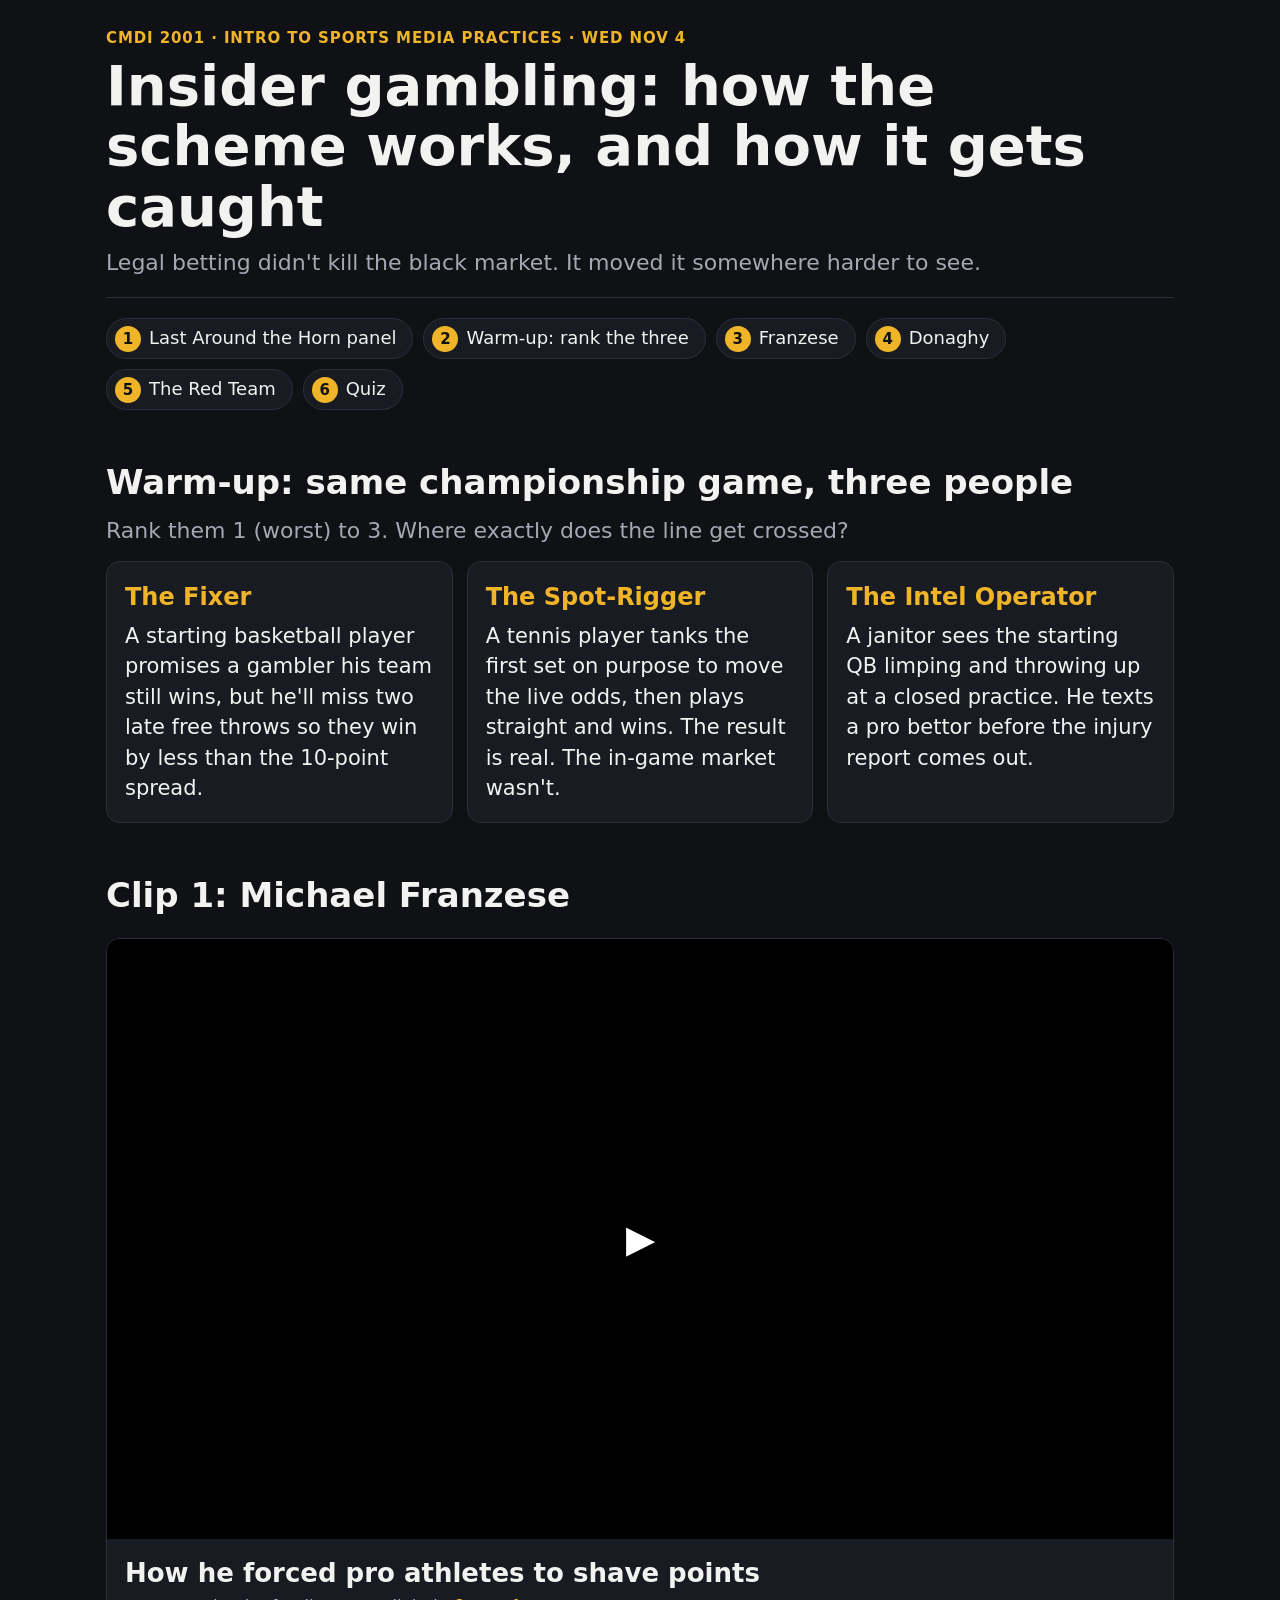
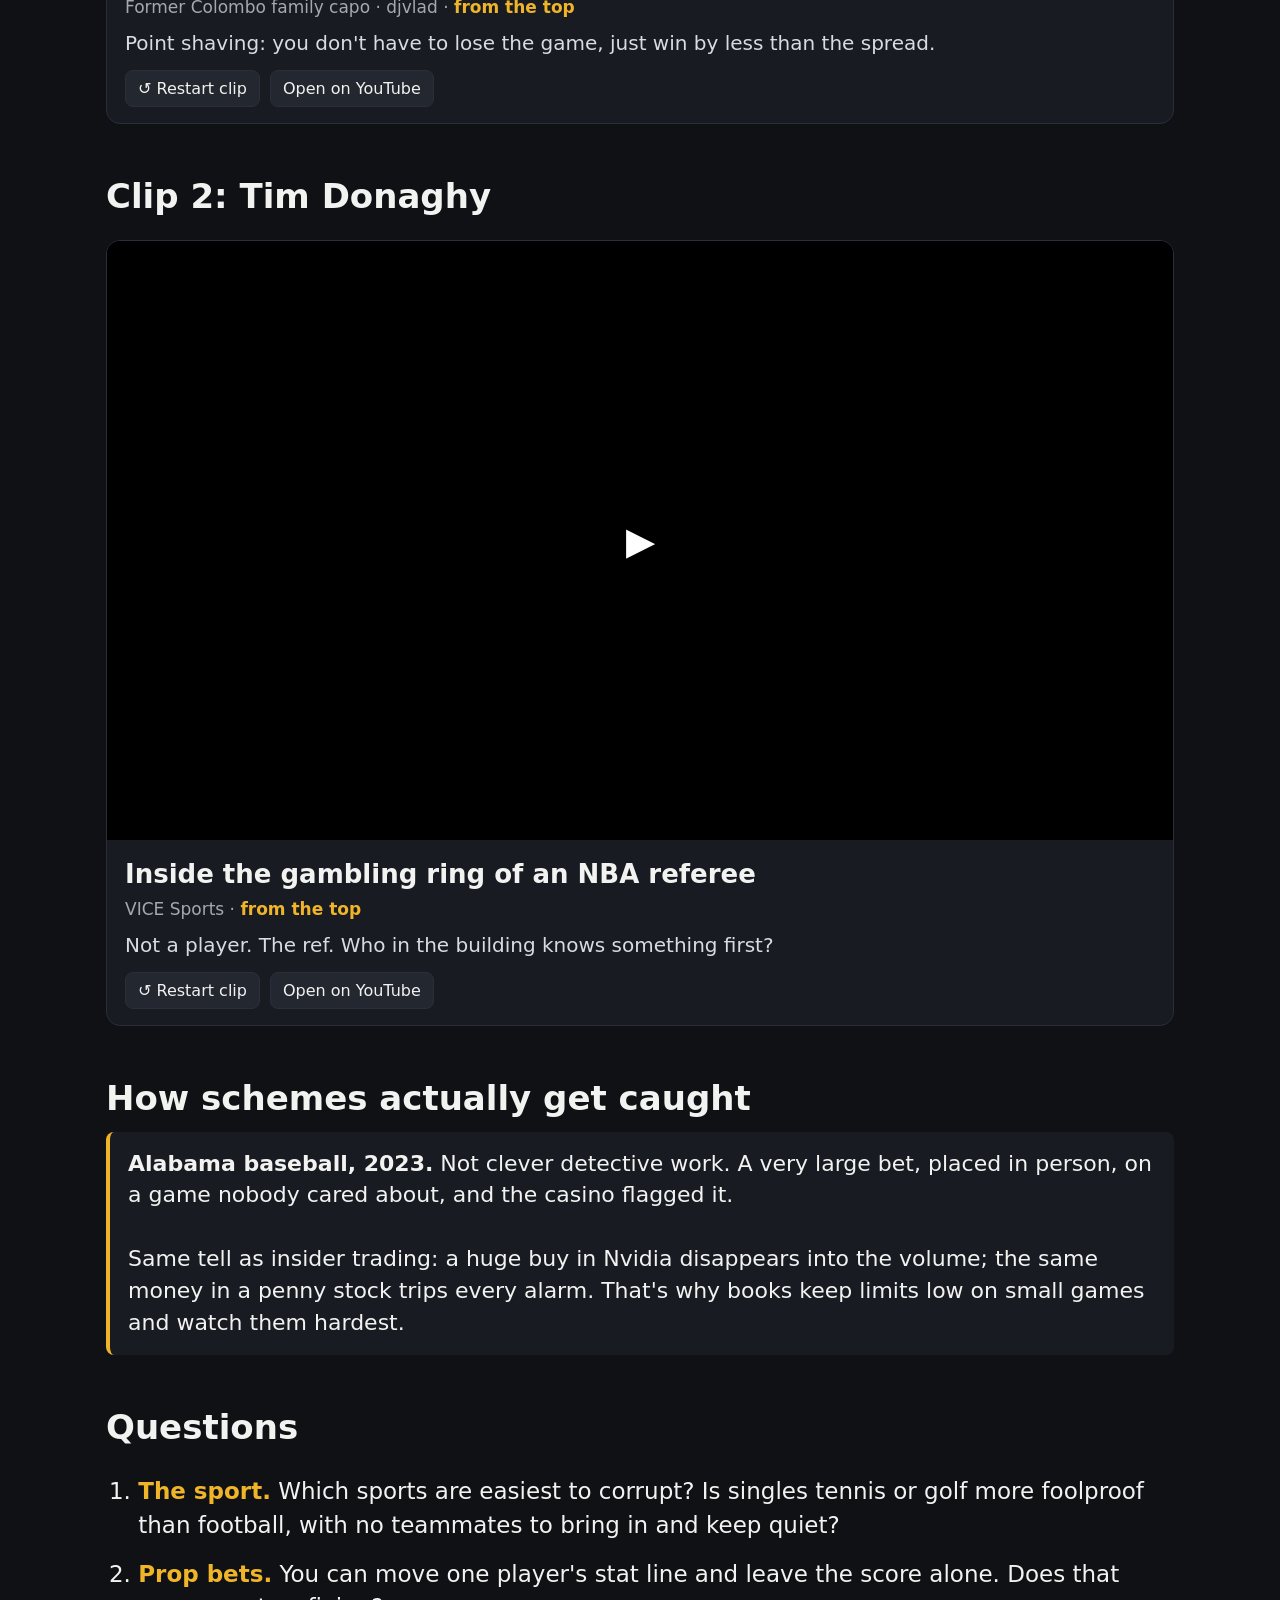
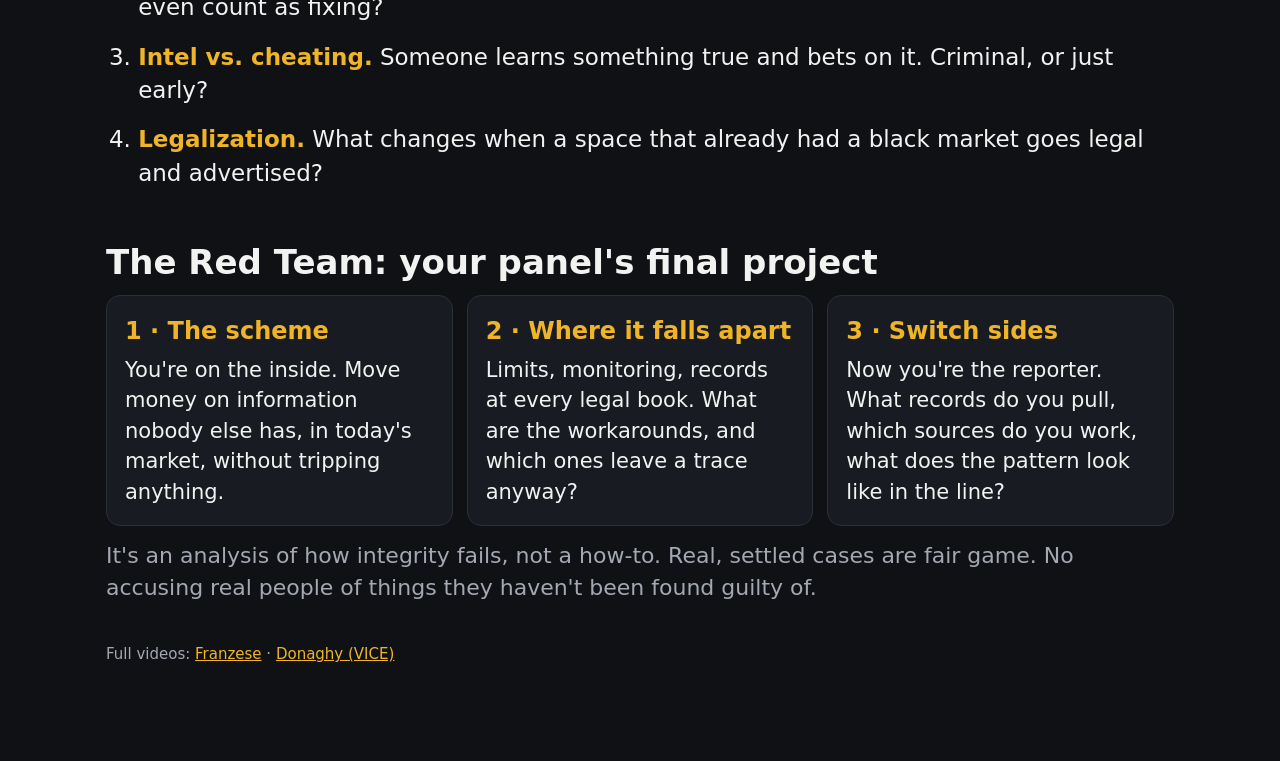
<file: class/cmdi/nov-4/index.html>
<!doctype html>
<html lang="en">
<head>
<meta charset="utf-8">
<meta name="viewport" content="width=device-width, initial-scale=1">
<meta name="robots" content="noindex, nofollow">
<title>CMDI 2001 · Wed Nov 4</title>
<style>
  :root {
    --bg: #0f1115; --panel: #181b22; --ink: #f2f2f0; --muted: #a3a8b3;
    --accent: #f0b429; --line: #2a2f3a; --btn: #23272f;
  }
  * { box-sizing: border-box; }
  body { margin: 0; background: var(--bg); color: var(--ink);
         font: 20px/1.45 system-ui, -apple-system, "Segoe UI", Roboto, sans-serif; }
  main { max-width: 1100px; margin: 0 auto; padding: 28px 16px 80px; }
  header { border-bottom: 1px solid var(--line); padding-bottom: 18px; margin-bottom: 20px; }
  .kicker { color: var(--accent); font-weight: 700; letter-spacing: .06em; text-transform: uppercase; font-size: 15px; }
  h1 { font-size: clamp(32px, 5vw, 56px); line-height: 1.08; margin: 6px 0 10px; }
  h2 { font-size: clamp(24px, 3vw, 34px); margin: 48px 0 8px; }
  .sub { color: var(--muted); margin: 0; font-size: 22px; }
  a { color: var(--accent); }

  .today { display: flex; flex-wrap: wrap; gap: 10px; margin: 0; padding: 0; list-style: none; counter-reset: s; }
  .today li { counter-increment: s; background: var(--panel); border: 1px solid var(--line); border-radius: 999px;
              padding: 6px 16px 6px 8px; font-size: 18px; }
  .today li::before { content: counter(s); display: inline-block; width: 26px; height: 26px; line-height: 26px;
              text-align: center; border-radius: 50%; background: var(--accent); color: #111; font-weight: 800;
              margin-right: 8px; font-size: 15px; }

  .cards { display: grid; grid-template-columns: repeat(auto-fit, minmax(280px, 1fr)); gap: 14px; }
  .card { background: var(--panel); border: 1px solid var(--line); border-radius: 14px; padding: 18px; font-size: 21px; }
  .card h3 { margin: 0 0 6px; color: var(--accent); font-size: 24px; }

  .clip { background: var(--panel); border: 1px solid var(--line); border-radius: 14px; margin: 18px 0; overflow: hidden; }
  .clip-head { padding: 16px 18px 4px; }
  .clip-title { font-weight: 800; font-size: 26px; display: block; }
  .clip-src { color: var(--muted); font-size: 17px; }
  .range { color: var(--accent); font-weight: 700; font-variant-numeric: tabular-nums; }
  .clip-note { padding: 4px 18px 0; font-size: 20px; color: #d9dbe0; }
  .player { position: relative; aspect-ratio: 16 / 9; background: #000; }
  .player iframe { position: absolute; inset: 0; width: 100%; height: 100%; border: 0; }
  .facade { position: absolute; inset: 0; width: 100%; height: 100%; border: 0; padding: 0; cursor: pointer;
            background: #000 center / cover no-repeat; }
  .facade::after { content: "▶"; position: absolute; left: 50%; top: 50%; transform: translate(-50%, -50%);
            width: 104px; height: 72px; border-radius: 16px; background: rgba(0,0,0,.72); color: #fff;
            font-size: 38px; line-height: 72px; text-align: center; }
  .facade:hover::after { background: #c00; }
  .tools { display: flex; flex-wrap: wrap; gap: 10px; padding: 12px 18px 16px; font-size: 16px; }
  .tools button, .tools a { background: var(--btn); color: var(--ink); border: 1px solid var(--line);
            border-radius: 8px; padding: 6px 12px; font: inherit; cursor: pointer; text-decoration: none; }
  .tools button:hover, .tools a:hover { border-color: var(--accent); }

  .callout { background: var(--panel); border-left: 4px solid var(--accent); padding: 16px 18px; border-radius: 8px; font-size: 22px; }
  ol.qs { padding-left: 1.4em; font-size: 23px; }
  ol.qs li { margin: 0 0 16px; }
  ol.qs strong { color: var(--accent); }
  .steps { display: grid; grid-template-columns: repeat(auto-fit, minmax(260px, 1fr)); gap: 14px; }
  .steps .card h3::before { color: var(--muted); font-weight: 600; margin-right: 6px; }
  .note { color: var(--muted); font-size: 15px; margin-top: 40px; }
  @media (max-width: 600px) { body { font-size: 18px; } .card, .callout, ol.qs { font-size: 19px; } }
</style>
</head>
<body>
<main>
  <header>
    <div class="kicker">CMDI 2001 · Intro to Sports Media Practices · Wed Nov 4</div>
    <h1>Insider gambling: how the scheme works, and how it gets caught</h1>
    <p class="sub">Legal betting didn't kill the black market. It moved it somewhere harder to see.</p>
  </header>

  <ul class="today">
    <li>Last Around the Horn panel</li>
    <li>Warm-up: rank the three</li>
    <li>Franzese</li>
    <li>Donaghy</li>
    <li>The Red Team</li>
    <li>Quiz</li>
  </ul>

  <h2>Warm-up: same championship game, three people</h2>
  <p class="sub">Rank them 1 (worst) to 3. Where exactly does the line get crossed?</p>
  <div class="cards" style="margin-top:14px">
    <div class="card"><h3>The Fixer</h3>A starting basketball player promises a gambler his team still wins, but he'll miss two late free throws so they win by less than the 10-point spread.</div>
    <div class="card"><h3>The Spot-Rigger</h3>A tennis player tanks the first set on purpose to move the live odds, then plays straight and wins. The result is real. The in-game market wasn't.</div>
    <div class="card"><h3>The Intel Operator</h3>A janitor sees the starting QB limping and throwing up at a closed practice. He texts a pro bettor before the injury report comes out.</div>
  </div>

  <h2>Clip 1: Michael Franzese</h2>
  <div class="clip" data-id="9uGfeivlVFo" data-start="0">
    <div class="clip-head">
      <span class="clip-title">How he forced pro athletes to shave points</span>
      <span class="clip-src">Former Colombo family capo · djvlad · <span class="range"></span></span>
    </div>
    <div class="clip-note">Point shaving: you don't have to lose the game, just win by less than the spread.</div>
  </div>

  <h2>Clip 2: Tim Donaghy</h2>
  <div class="clip" data-id="MZOLwxCStAc" data-start="0">
    <div class="clip-head">
      <span class="clip-title">Inside the gambling ring of an NBA referee</span>
      <span class="clip-src">VICE Sports · <span class="range"></span></span>
    </div>
    <div class="clip-note">Not a player. The ref. Who in the building knows something first?</div>
  </div>

  <h2>How schemes actually get caught</h2>
  <div class="callout"><strong>Alabama baseball, 2023.</strong> Not clever detective work. A very large bet, placed in person, on a game nobody cared about, and the casino flagged it.<br><br>
  Same tell as insider trading: a huge buy in Nvidia disappears into the volume; the same money in a penny stock trips every alarm. That's why books keep limits low on small games and watch them hardest.</div>

  <h2>Questions</h2>
  <ol class="qs">
    <li><strong>The sport.</strong> Which sports are easiest to corrupt? Is singles tennis or golf more foolproof than football, with no teammates to bring in and keep quiet?</li>
    <li><strong>Prop bets.</strong> You can move one player's stat line and leave the score alone. Does that even count as fixing?</li>
    <li><strong>Intel vs. cheating.</strong> Someone learns something true and bets on it. Criminal, or just early?</li>
    <li><strong>Legalization.</strong> What changes when a space that already had a black market goes legal and advertised?</li>
  </ol>

  <h2>The Red Team: your panel's final project</h2>
  <div class="steps">
    <div class="card"><h3>1 · The scheme</h3>You're on the inside. Move money on information nobody else has, in today's market, without tripping anything.</div>
    <div class="card"><h3>2 · Where it falls apart</h3>Limits, monitoring, records at every legal book. What are the workarounds, and which ones leave a trace anyway?</div>
    <div class="card"><h3>3 · Switch sides</h3>Now you're the reporter. What records do you pull, which sources do you work, what does the pattern look like in the line?</div>
  </div>
  <p class="sub" style="margin-top:14px">It's an analysis of how integrity fails, not a how-to. Real, settled cases are fair game. No accusing real people of things they haven't been found guilty of.</p>

  <p class="note">Full videos: <a href="https://www.youtube.com/watch?v=9uGfeivlVFo" target="_blank" rel="noopener">Franzese</a> · <a href="https://www.youtube.com/watch?v=MZOLwxCStAc" target="_blank" rel="noopener">Donaghy (VICE)</a></p>
</main>

<script>
  function fmt(s) { var m = Math.floor(s / 60), r = s % 60; return m + ":" + (r < 10 ? "0" : "") + r; }
  document.querySelectorAll(".clip").forEach(function (clip) {
    var id = clip.dataset.id, start = +(clip.dataset.start || 0), end = clip.dataset.end ? +clip.dataset.end : null;
    clip.querySelector(".range").textContent = end ? fmt(start) + "–" + fmt(end) : (start ? "starts at " + fmt(start) : "from the top");
    var player = document.createElement("div");
    player.className = "player";
    var facade = document.createElement("button");
    facade.className = "facade";
    facade.setAttribute("aria-label", "Play clip");
    facade.style.backgroundImage = "url(https://i.ytimg.com/vi/" + id + "/hqdefault.jpg)";
    player.appendChild(facade);
    clip.insertBefore(player, clip.querySelector(".clip-head"));
    function load() {
      player.innerHTML = '<iframe allow="autoplay; encrypted-media; fullscreen" allowfullscreen ' +
        'src="https://www.youtube-nocookie.com/embed/' + id + '?start=' + start + (end ? '&end=' + end : '') +
        '&autoplay=1&rel=0&modestbranding=1"></iframe>';
    }
    facade.addEventListener("click", load);
    var tools = document.createElement("div");
    tools.className = "tools";
    tools.innerHTML = '<button type="button">↺ Restart clip</button>' +
      '<a target="_blank" rel="noopener" href="https://www.youtube.com/watch?v=' + id + (start ? '&t=' + start + 's' : '') + '">Open on YouTube</a>';
    tools.querySelector("button").addEventListener("click", load);
    clip.appendChild(tools);
  });
</script>
</body>
</html>
</file>
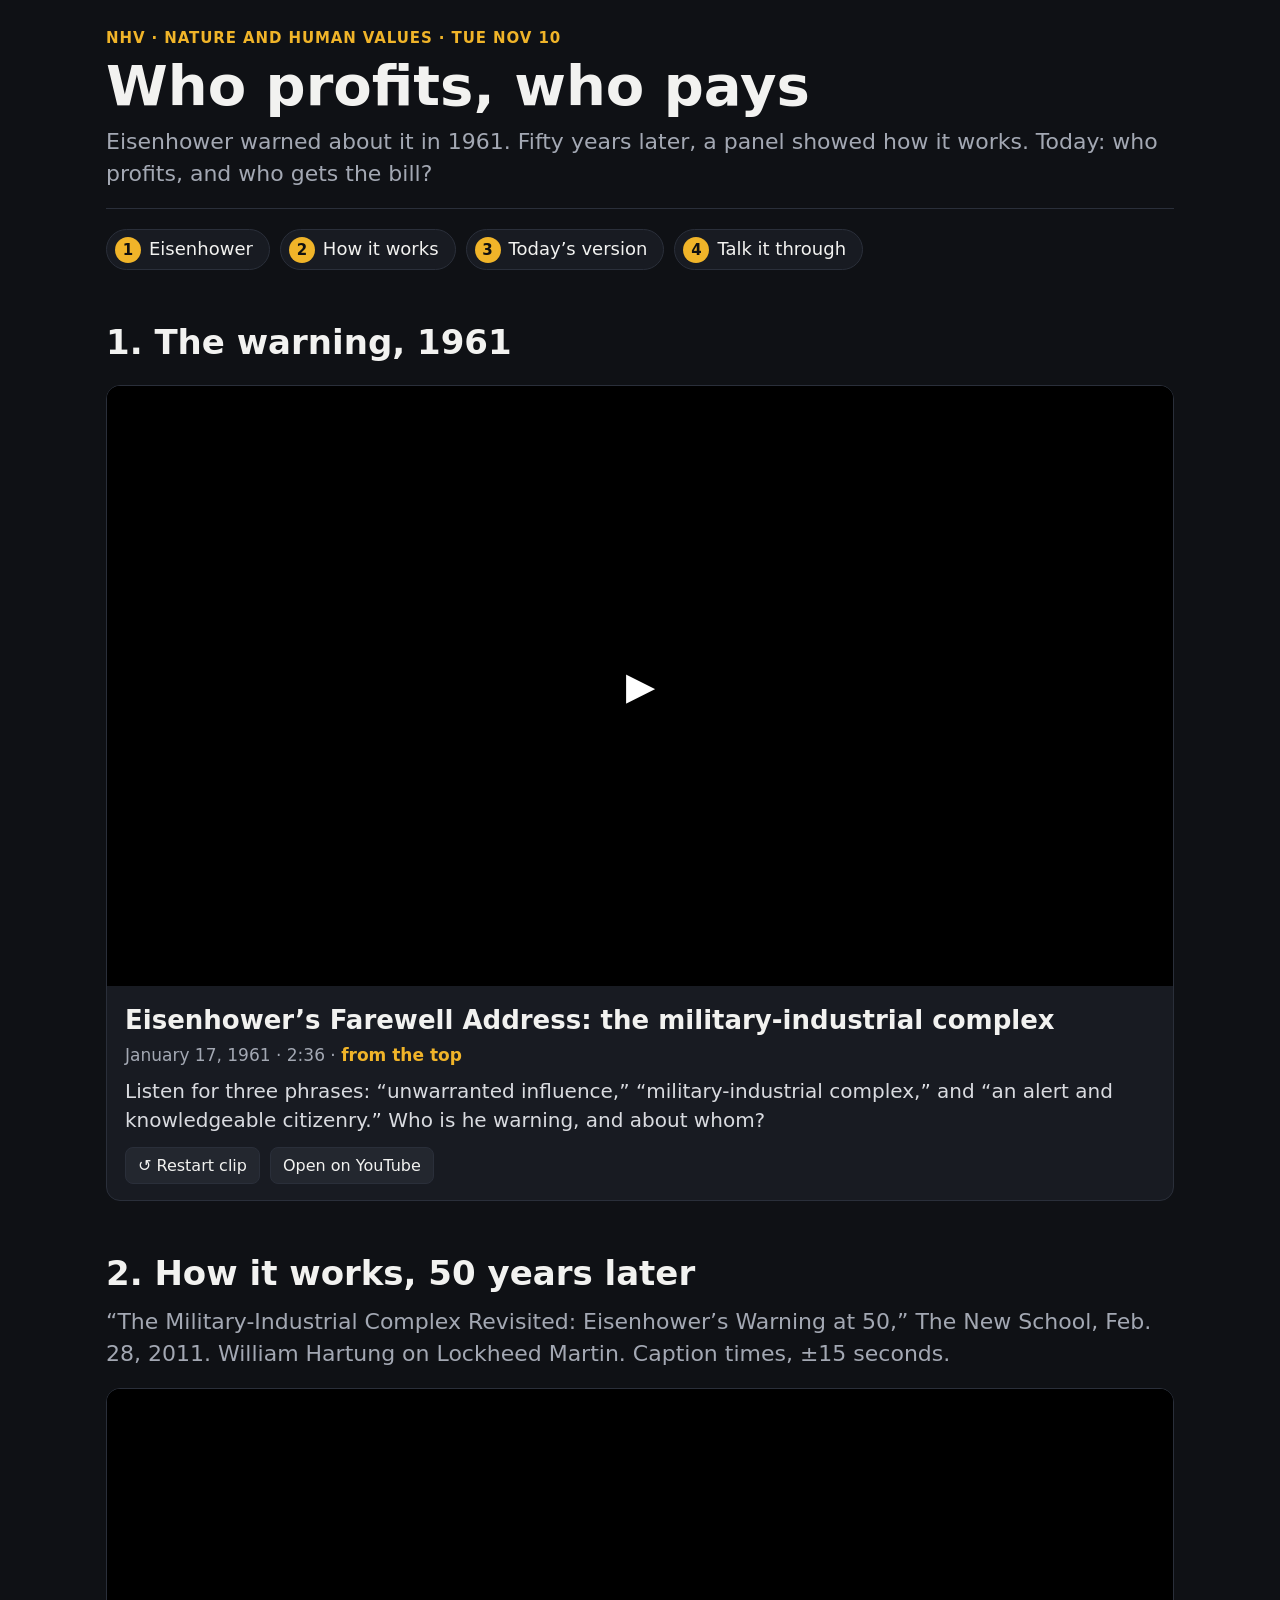
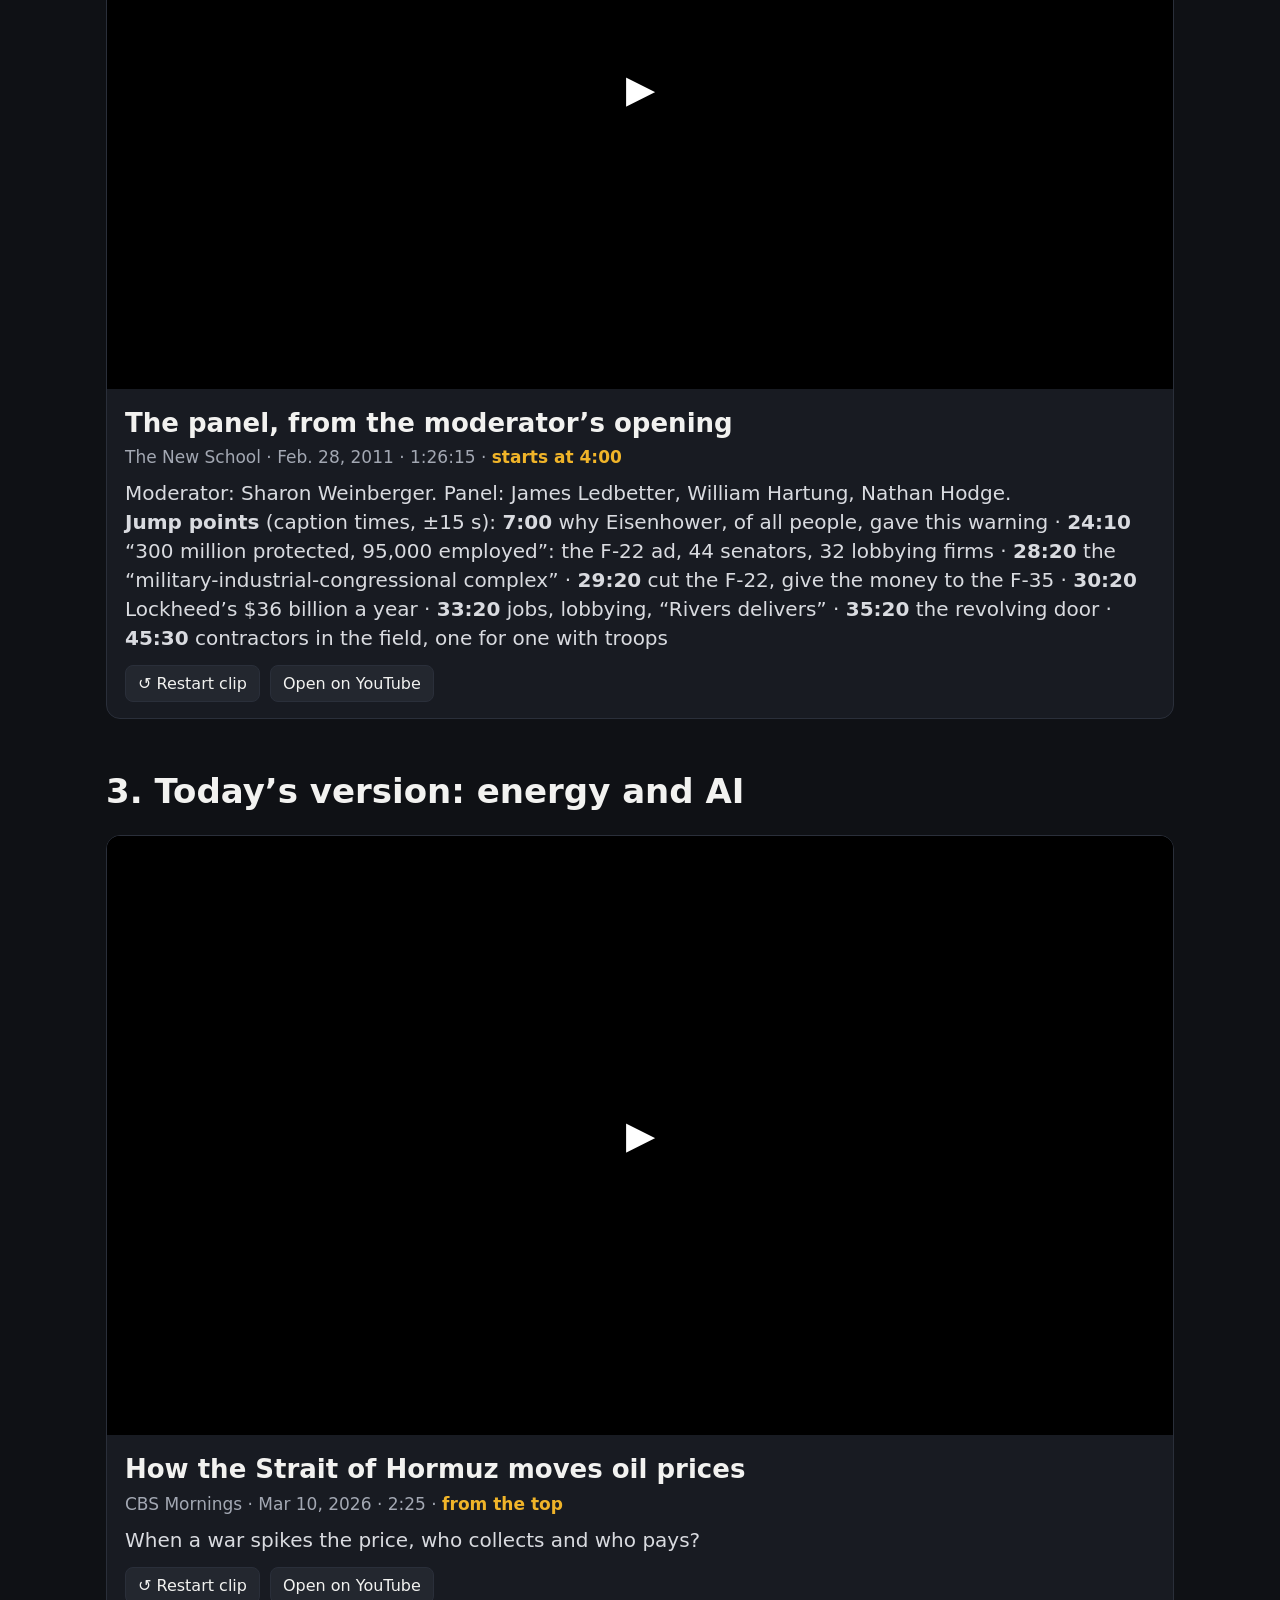
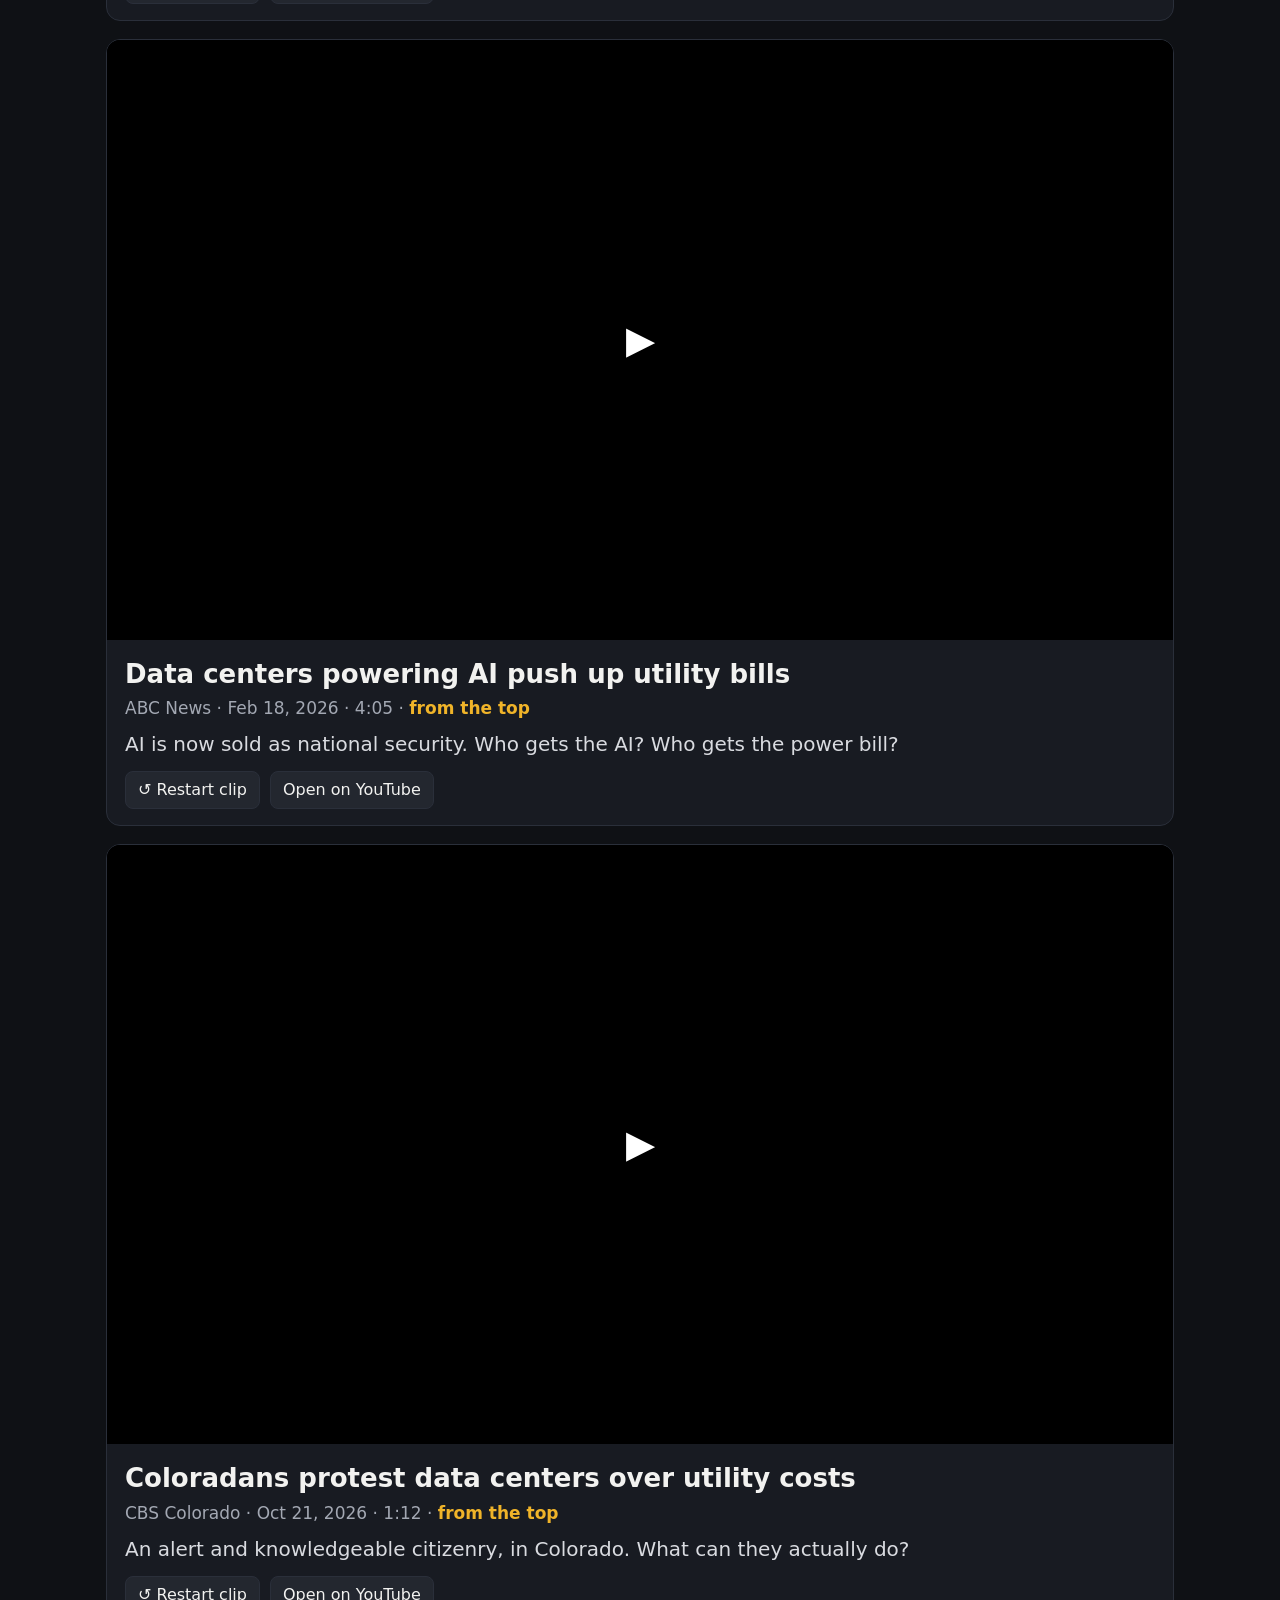
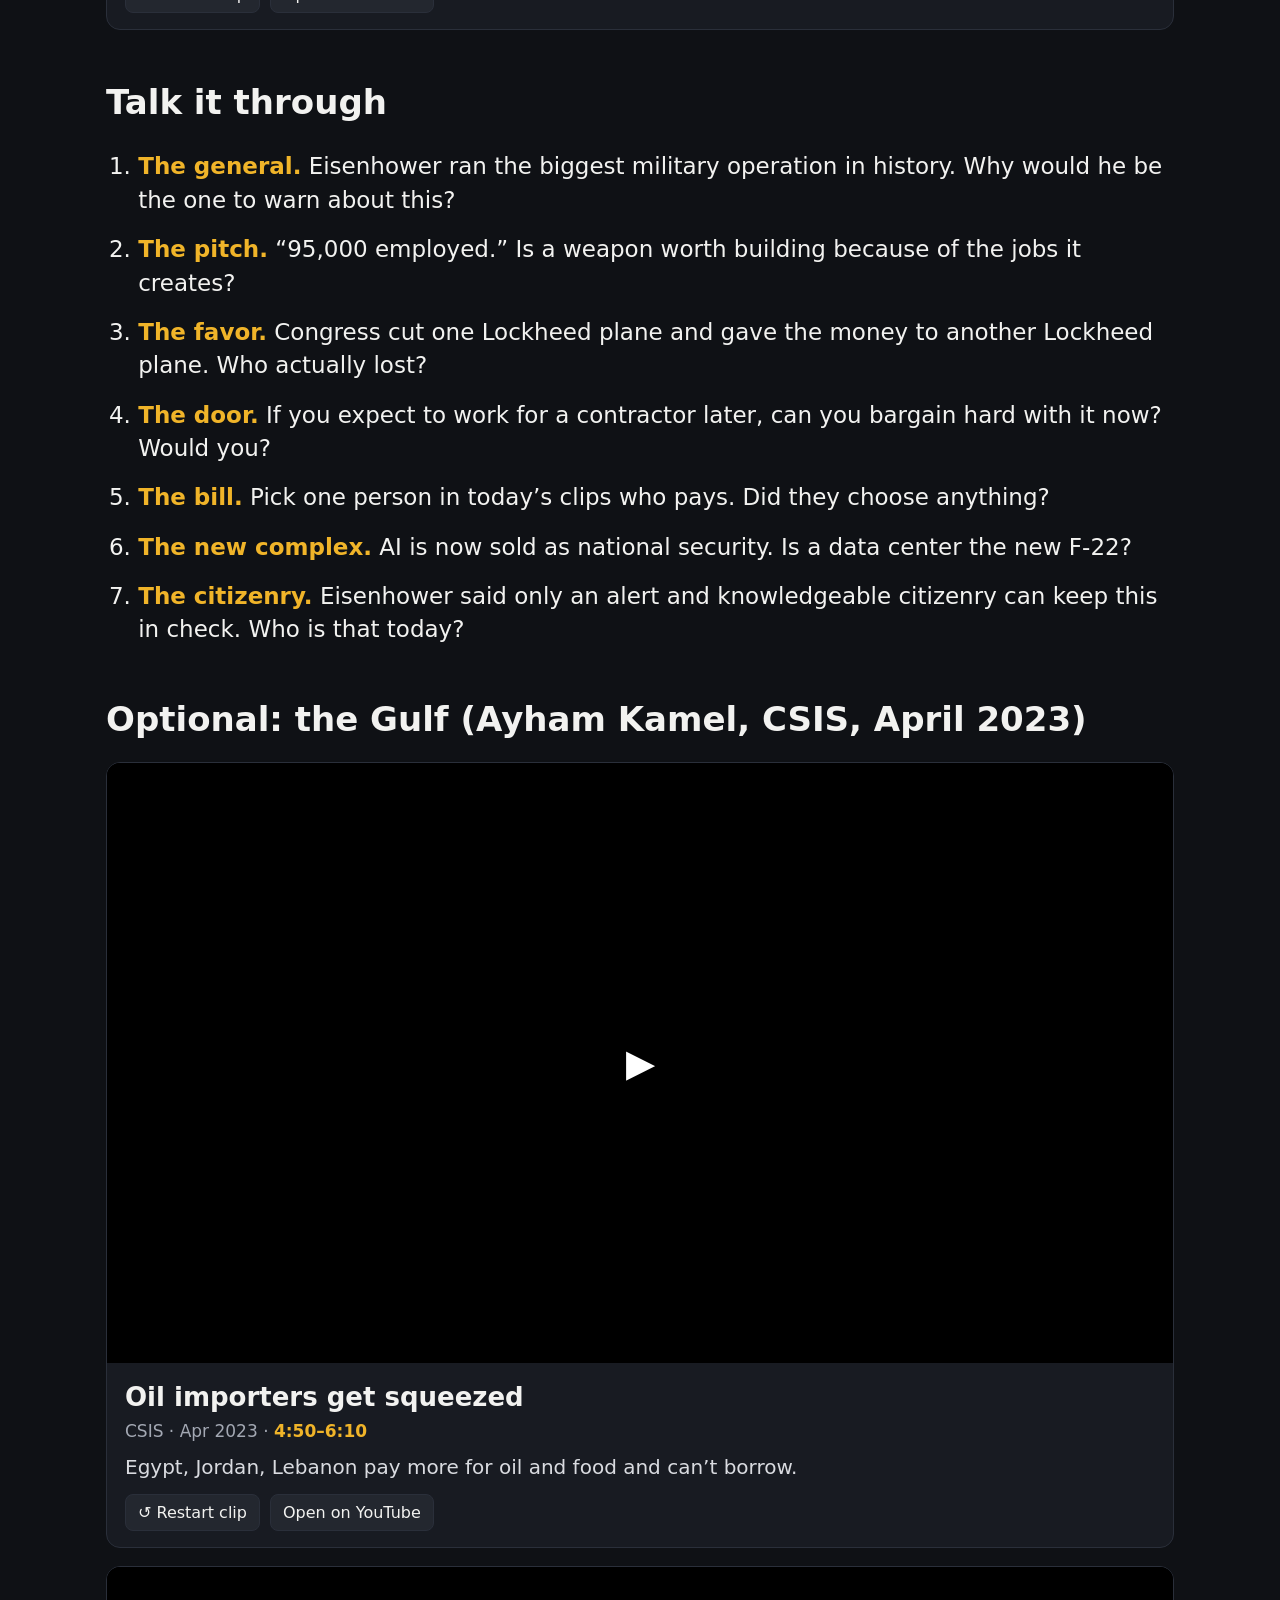
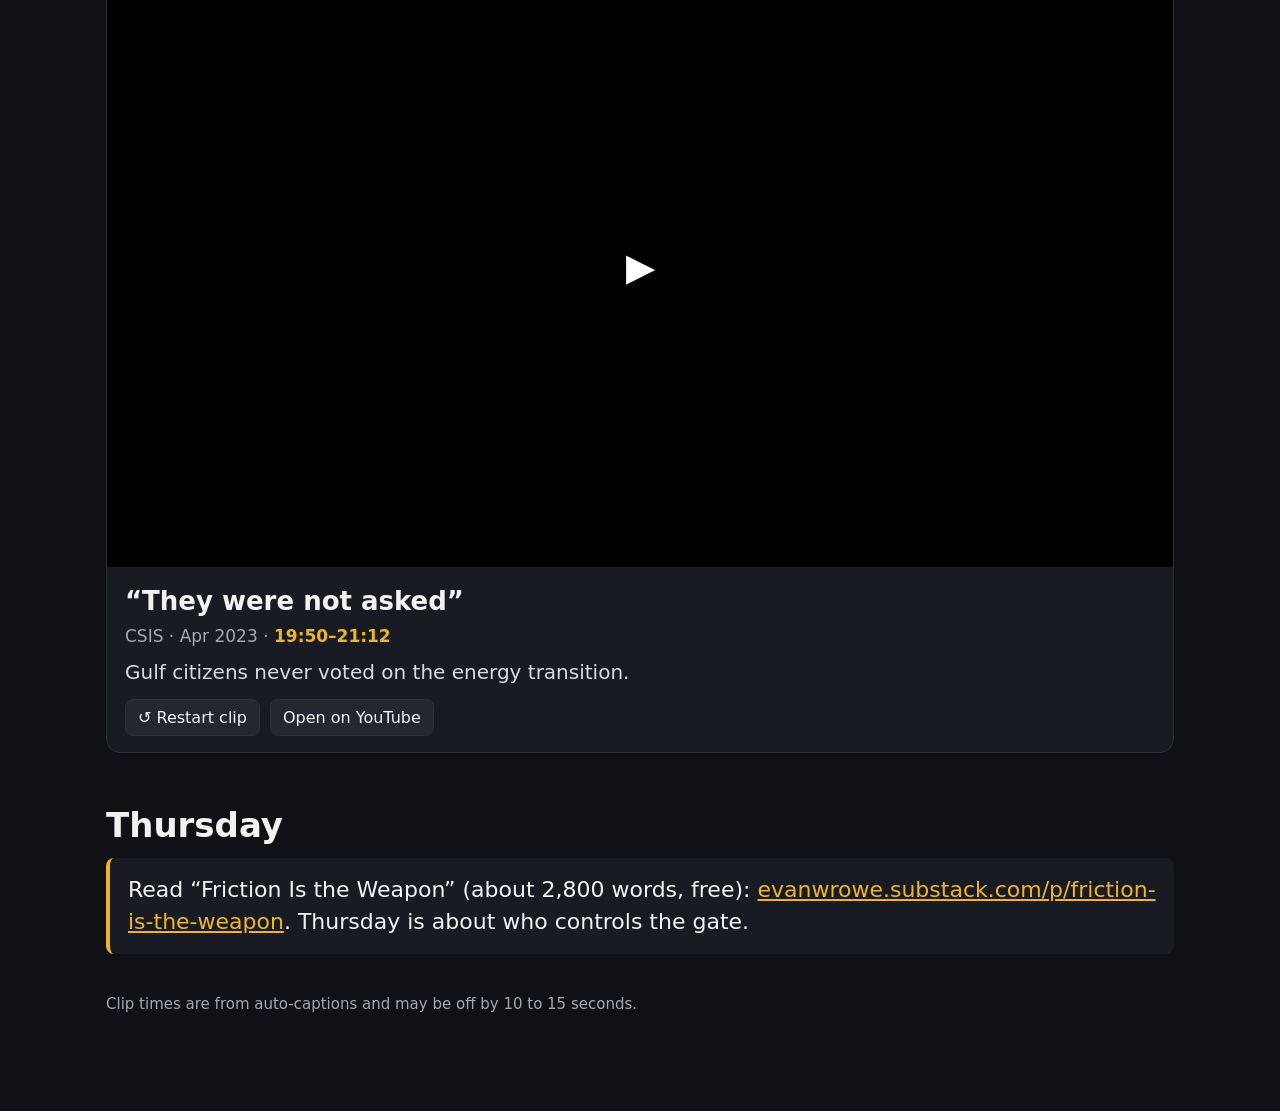
<file: class/nhv/nov-10/index.html>
<!doctype html>
<html lang="en">
<head>
<meta charset="utf-8">
<meta name="viewport" content="width=device-width, initial-scale=1">
<meta name="robots" content="noindex, nofollow">
<title>NHV · Tue Nov 10</title>
<style>
  :root {
    --bg: #0f1115; --panel: #181b22; --ink: #f2f2f0; --muted: #a3a8b3;
    --accent: #f0b429; --line: #2a2f3a; --btn: #23272f;
  }
  * { box-sizing: border-box; }
  body { margin: 0; background: var(--bg); color: var(--ink);
         font: 20px/1.45 system-ui, -apple-system, "Segoe UI", Roboto, sans-serif; }
  main { max-width: 1100px; margin: 0 auto; padding: 28px 16px 80px; }
  header { border-bottom: 1px solid var(--line); padding-bottom: 18px; margin-bottom: 20px; }
  .kicker { color: var(--accent); font-weight: 700; letter-spacing: .06em; text-transform: uppercase; font-size: 15px; }
  h1 { font-size: clamp(32px, 5vw, 56px); line-height: 1.08; margin: 6px 0 10px; }
  h2 { font-size: clamp(24px, 3vw, 34px); margin: 48px 0 8px; }
  .sub { color: var(--muted); margin: 0; font-size: 22px; }
  a { color: var(--accent); }

  .today { display: flex; flex-wrap: wrap; gap: 10px; margin: 0; padding: 0; list-style: none; counter-reset: s; }
  .today li { counter-increment: s; background: var(--panel); border: 1px solid var(--line); border-radius: 999px;
              padding: 6px 16px 6px 8px; font-size: 18px; }
  .today li::before { content: counter(s); display: inline-block; width: 26px; height: 26px; line-height: 26px;
              text-align: center; border-radius: 50%; background: var(--accent); color: #111; font-weight: 800;
              margin-right: 8px; font-size: 15px; }

  .cards { display: grid; grid-template-columns: repeat(auto-fit, minmax(280px, 1fr)); gap: 14px; }
  .card { background: var(--panel); border: 1px solid var(--line); border-radius: 14px; padding: 18px; font-size: 21px; }
  .card h3 { margin: 0 0 6px; color: var(--accent); font-size: 24px; }

  .clip { background: var(--panel); border: 1px solid var(--line); border-radius: 14px; margin: 18px 0; overflow: hidden; }
  .clip-head { padding: 16px 18px 4px; }
  .clip-title { font-weight: 800; font-size: 26px; display: block; }
  .clip-src { color: var(--muted); font-size: 17px; }
  .range { color: var(--accent); font-weight: 700; font-variant-numeric: tabular-nums; }
  .clip-note { padding: 4px 18px 0; font-size: 20px; color: #d9dbe0; }
  .player { position: relative; aspect-ratio: 16 / 9; background: #000; }
  .player iframe { position: absolute; inset: 0; width: 100%; height: 100%; border: 0; }
  .facade { position: absolute; inset: 0; width: 100%; height: 100%; border: 0; padding: 0; cursor: pointer;
            background: #000 center / cover no-repeat; }
  .facade::after { content: "▶"; position: absolute; left: 50%; top: 50%; transform: translate(-50%, -50%);
            width: 104px; height: 72px; border-radius: 16px; background: rgba(0,0,0,.72); color: #fff;
            font-size: 38px; line-height: 72px; text-align: center; }
  .facade:hover::after { background: #c00; }
  .tools { display: flex; flex-wrap: wrap; gap: 10px; padding: 12px 18px 16px; font-size: 16px; }
  .tools button, .tools a { background: var(--btn); color: var(--ink); border: 1px solid var(--line);
            border-radius: 8px; padding: 6px 12px; font: inherit; cursor: pointer; text-decoration: none; }
  .tools button:hover, .tools a:hover { border-color: var(--accent); }

  .callout { background: var(--panel); border-left: 4px solid var(--accent); padding: 16px 18px; border-radius: 8px; font-size: 22px; }
  ol.qs { padding-left: 1.4em; font-size: 23px; }
  ol.qs li { margin: 0 0 16px; }
  ol.qs strong { color: var(--accent); }
  .steps { display: grid; grid-template-columns: repeat(auto-fit, minmax(260px, 1fr)); gap: 14px; }
  .steps .card h3::before { color: var(--muted); font-weight: 600; margin-right: 6px; }
  .note { color: var(--muted); font-size: 15px; margin-top: 40px; }
  @media (max-width: 600px) { body { font-size: 18px; } .card, .callout, ol.qs { font-size: 19px; } }
  .headline { max-width: 760px; width: 100%; border-radius: 12px; display: block; margin: 14px 0 6px; }
  .big { font-size: clamp(26px, 3.4vw, 40px); font-weight: 800; line-height: 1.2; }
  blockquote { margin: 14px 0 0; padding: 0 0 0 16px; border-left: 4px solid var(--accent); font-size: 23px; }
</style>
</head>
<body>
<main>
  <header>
    <div class="kicker">NHV · Nature and Human Values · Tue Nov 10</div>
    <h1>Who profits, who pays</h1>
    <p class="sub">Eisenhower warned about it in 1961. Fifty years later, a panel showed how it works. Today: who profits, and who gets the bill?</p>
  </header>

  <ul class="today">
    <li>Eisenhower</li>
    <li>How it works</li>
    <li>Today&rsquo;s version</li>
    <li>Talk it through</li>
  </ul>

  <h2>1. The warning, 1961</h2>
  <div class="clip" data-id="cyZoUfNsUl8" data-start="0">
    <div class="clip-head">
      <span class="clip-title">Eisenhower&rsquo;s Farewell Address: the military-industrial complex</span>
      <span class="clip-src">January 17, 1961 · 2:36 · <span class="range"></span></span>
    </div>
    <div class="clip-note">Listen for three phrases: &ldquo;unwarranted influence,&rdquo; &ldquo;military-industrial complex,&rdquo; and &ldquo;an alert and knowledgeable citizenry.&rdquo; Who is he warning, and about whom?</div>
  </div>

  <h2>2. How it works, 50 years later</h2>
  <p class="sub">&ldquo;The Military-Industrial Complex Revisited: Eisenhower&rsquo;s Warning at 50,&rdquo; The New School, Feb. 28, 2011. William Hartung on Lockheed Martin. Caption times, &plusmn;15 seconds.</p>
  <div class="clip" data-id="m2jgwxWGYDI" data-start="240">
    <div class="clip-head">
      <span class="clip-title">The panel, from the moderator&rsquo;s opening</span>
      <span class="clip-src">The New School · Feb. 28, 2011 · 1:26:15 · <span class="range"></span></span>
    </div>
    <div class="clip-note">Moderator: Sharon Weinberger. Panel: James Ledbetter, William Hartung, Nathan Hodge.<br>
    <strong>Jump points</strong> (caption times, &plusmn;15 s): <strong>7:00</strong> why Eisenhower, of all people, gave this warning ·
    <strong>24:10</strong> &ldquo;300 million protected, 95,000 employed&rdquo;: the F-22 ad, 44 senators, 32 lobbying firms ·
    <strong>28:20</strong> the &ldquo;military-industrial-congressional complex&rdquo; ·
    <strong>29:20</strong> cut the F-22, give the money to the F-35 · <strong>30:20</strong> Lockheed&rsquo;s $36 billion a year ·
    <strong>33:20</strong> jobs, lobbying, &ldquo;Rivers delivers&rdquo; · <strong>35:20</strong> the revolving door ·
    <strong>45:30</strong> contractors in the field, one for one with troops</div>
  </div>

  <h2>3. Today&rsquo;s version: energy and AI</h2>
  <div class="clip" data-id="UIhv0n5bK3A" data-start="0">
    <div class="clip-head">
      <span class="clip-title">How the Strait of Hormuz moves oil prices</span>
      <span class="clip-src">CBS Mornings · Mar 10, 2026 · 2:25 · <span class="range"></span></span>
    </div>
    <div class="clip-note">When a war spikes the price, who collects and who pays?</div>
  </div>
  <div class="clip" data-id="_Ird91qfPZs" data-start="0">
    <div class="clip-head">
      <span class="clip-title">Data centers powering AI push up utility bills</span>
      <span class="clip-src">ABC News · Feb 18, 2026 · 4:05 · <span class="range"></span></span>
    </div>
    <div class="clip-note">AI is now sold as national security. Who gets the AI? Who gets the power bill?</div>
  </div>
  <div class="clip" data-id="v4rJyAJxdzo" data-start="0">
    <div class="clip-head">
      <span class="clip-title">Coloradans protest data centers over utility costs</span>
      <span class="clip-src">CBS Colorado · Oct 21, 2026 · 1:12 · <span class="range"></span></span>
    </div>
    <div class="clip-note">An alert and knowledgeable citizenry, in Colorado. What can they actually do?</div>
  </div>

  <h2>Talk it through</h2>
  <ol class="qs">
    <li><strong>The general.</strong> Eisenhower ran the biggest military operation in history. Why would he be the one to warn about this?</li>
    <li><strong>The pitch.</strong> &ldquo;95,000 employed.&rdquo; Is a weapon worth building because of the jobs it creates?</li>
    <li><strong>The favor.</strong> Congress cut one Lockheed plane and gave the money to another Lockheed plane. Who actually lost?</li>
    <li><strong>The door.</strong> If you expect to work for a contractor later, can you bargain hard with it now? Would you?</li>
    <li><strong>The bill.</strong> Pick one person in today&rsquo;s clips who pays. Did they choose anything?</li>
    <li><strong>The new complex.</strong> AI is now sold as national security. Is a data center the new F-22?</li>
    <li><strong>The citizenry.</strong> Eisenhower said only an alert and knowledgeable citizenry can keep this in check. Who is that today?</li>
  </ol>

  <h2>Optional: the Gulf (Ayham Kamel, CSIS, April 2023)</h2>
  <div class="clip" data-id="-60xuxbRpyI" data-start="290" data-end="370">
    <div class="clip-head">
      <span class="clip-title">Oil importers get squeezed</span>
      <span class="clip-src">CSIS · Apr 2023 · <span class="range"></span></span>
    </div>
    <div class="clip-note">Egypt, Jordan, Lebanon pay more for oil and food and can&rsquo;t borrow.</div>
  </div>
  <div class="clip" data-id="-60xuxbRpyI" data-start="1190" data-end="1272">
    <div class="clip-head">
      <span class="clip-title">&ldquo;They were not asked&rdquo;</span>
      <span class="clip-src">CSIS · Apr 2023 · <span class="range"></span></span>
    </div>
    <div class="clip-note">Gulf citizens never voted on the energy transition.</div>
  </div>

  <h2>Thursday</h2>
  <div class="callout">Read &ldquo;Friction Is the Weapon&rdquo; (about 2,800 words, free): <a href="https://evanwrowe.substack.com/p/friction-is-the-weapon">evanwrowe.substack.com/p/friction-is-the-weapon</a>. Thursday is about who controls the gate.</div>

  <p class="note">Clip times are from auto-captions and may be off by 10 to 15 seconds.</p>
</main>
<script>
  function fmt(s) { var m = Math.floor(s / 60), r = s % 60; return m + ":" + (r < 10 ? "0" : "") + r; }
  document.querySelectorAll(".clip").forEach(function (clip) {
    var id = clip.dataset.id, start = +(clip.dataset.start || 0), end = clip.dataset.end ? +clip.dataset.end : null;
    clip.querySelector(".range").textContent = end ? fmt(start) + "–" + fmt(end) : (start ? "starts at " + fmt(start) : "from the top");
    var player = document.createElement("div");
    player.className = "player";
    var facade = document.createElement("button");
    facade.className = "facade";
    facade.setAttribute("aria-label", "Play clip");
    facade.style.backgroundImage = "url(https://i.ytimg.com/vi/" + id + "/hqdefault.jpg)";
    player.appendChild(facade);
    clip.insertBefore(player, clip.querySelector(".clip-head"));
    function load() {
      player.innerHTML = '<iframe allow="autoplay; encrypted-media; fullscreen" allowfullscreen ' +
        'src="https://www.youtube-nocookie.com/embed/' + id + '?start=' + start + (end ? '&end=' + end : '') +
        '&autoplay=1&rel=0&modestbranding=1"></iframe>';
    }
    facade.addEventListener("click", load);
    var tools = document.createElement("div");
    tools.className = "tools";
    tools.innerHTML = '<button type="button">↺ Restart clip</button>' +
      '<a target="_blank" rel="noopener" href="https://www.youtube.com/watch?v=' + id + (start ? '&t=' + start + 's' : '') + '">Open on YouTube</a>';
    tools.querySelector("button").addEventListener("click", load);
    clip.appendChild(tools);
  });
</script>
</body>
</html>
</file>
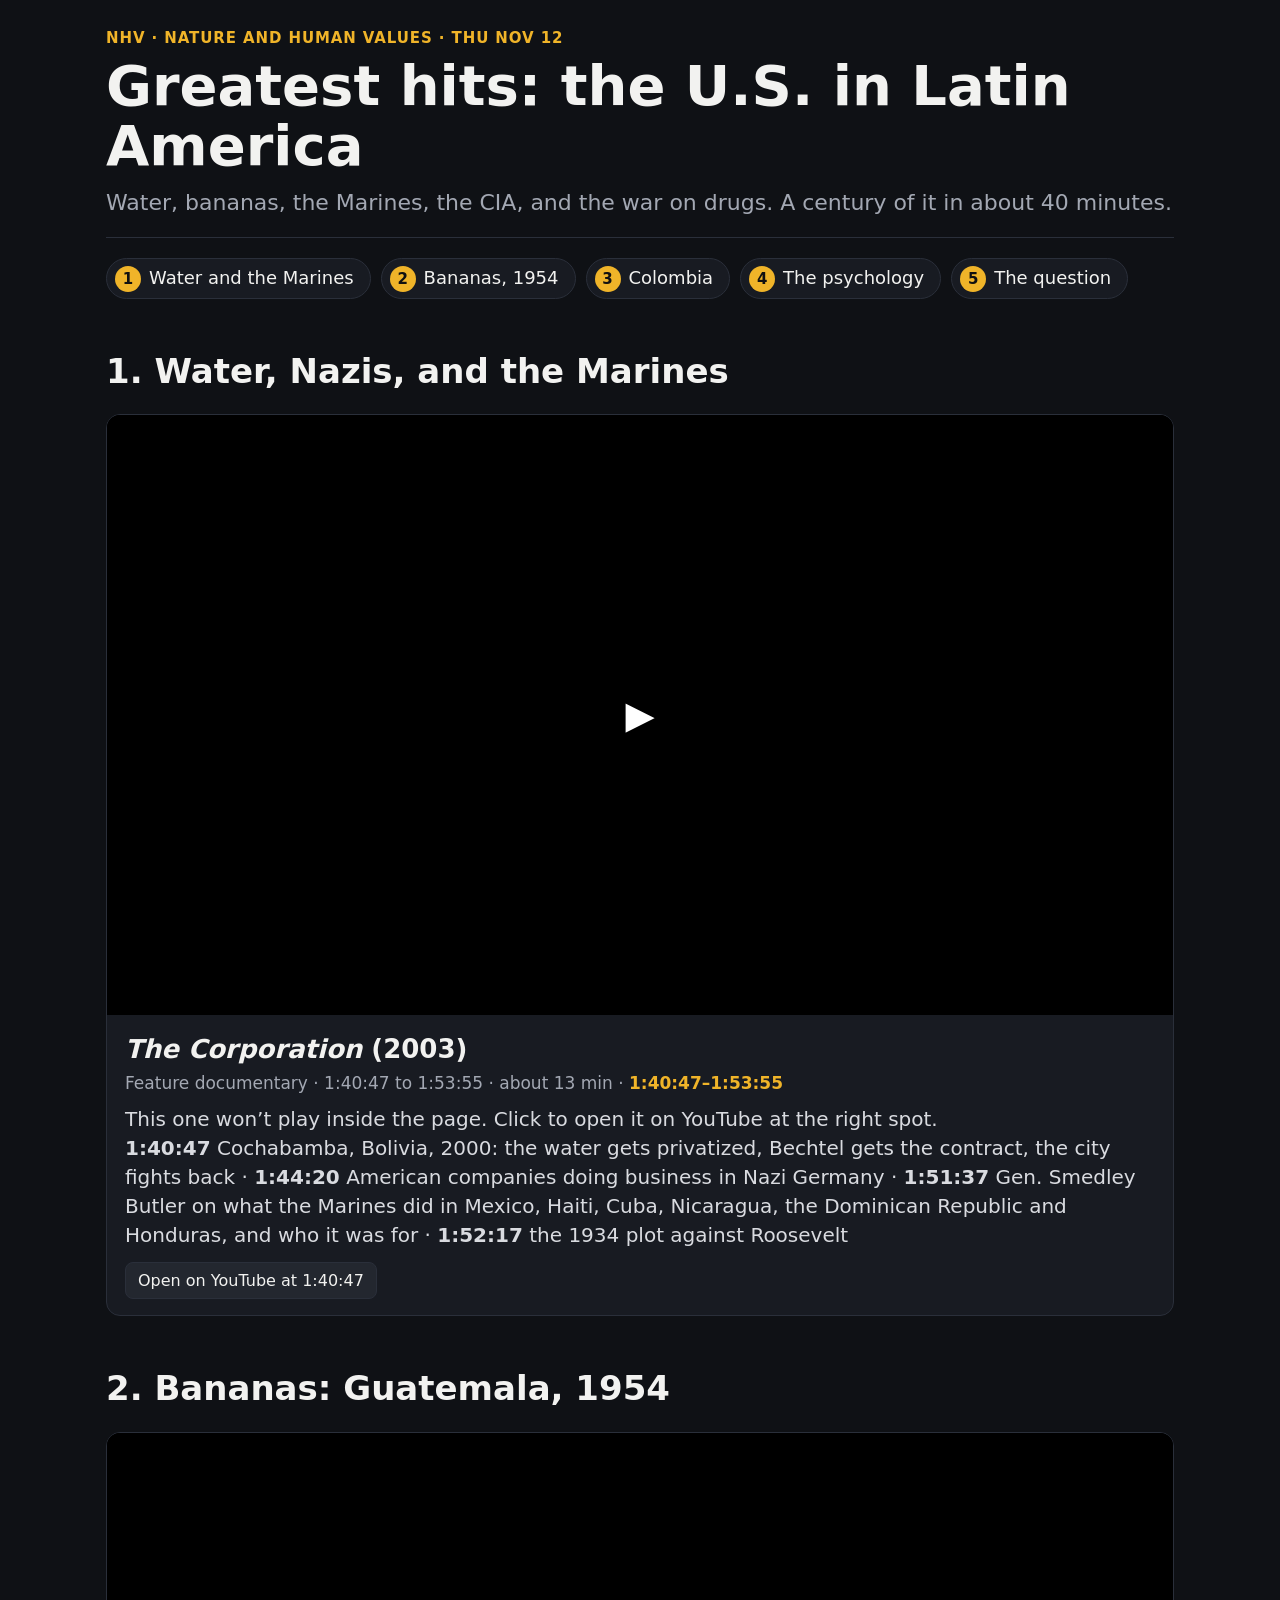
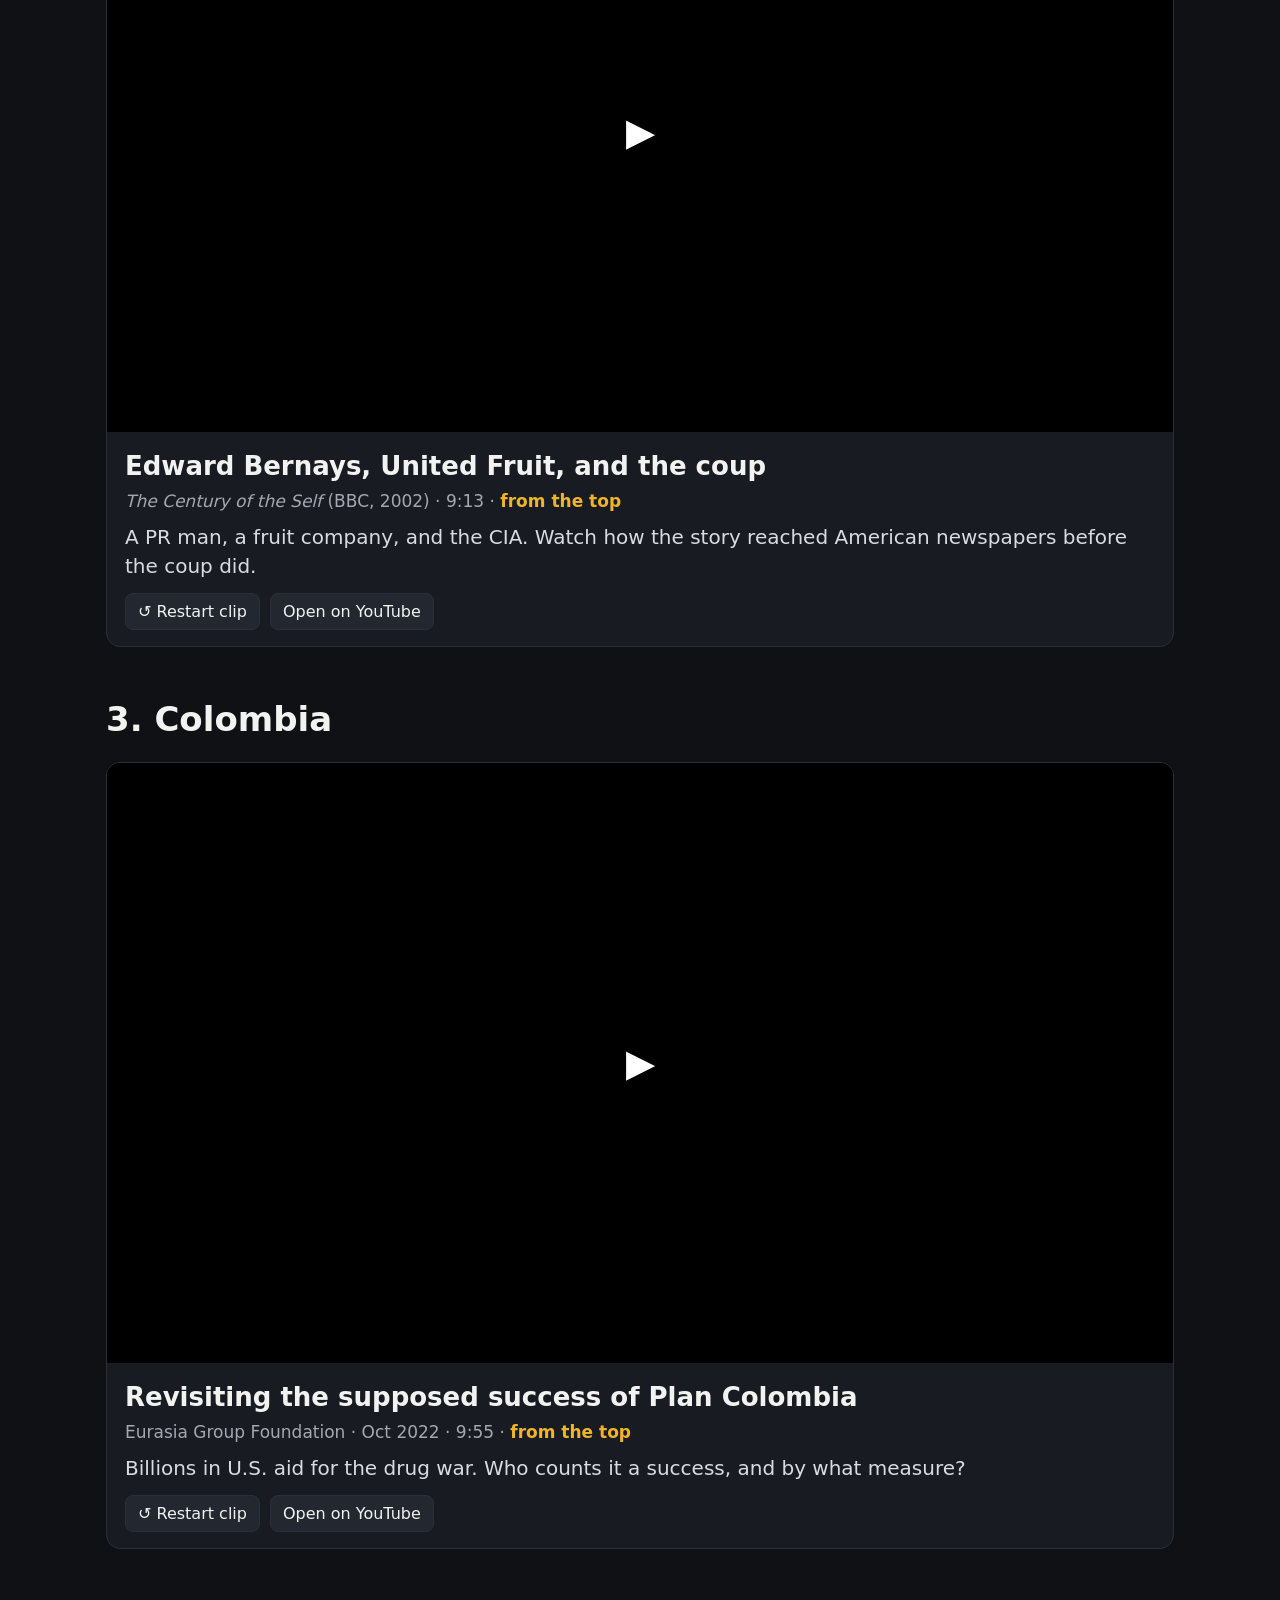
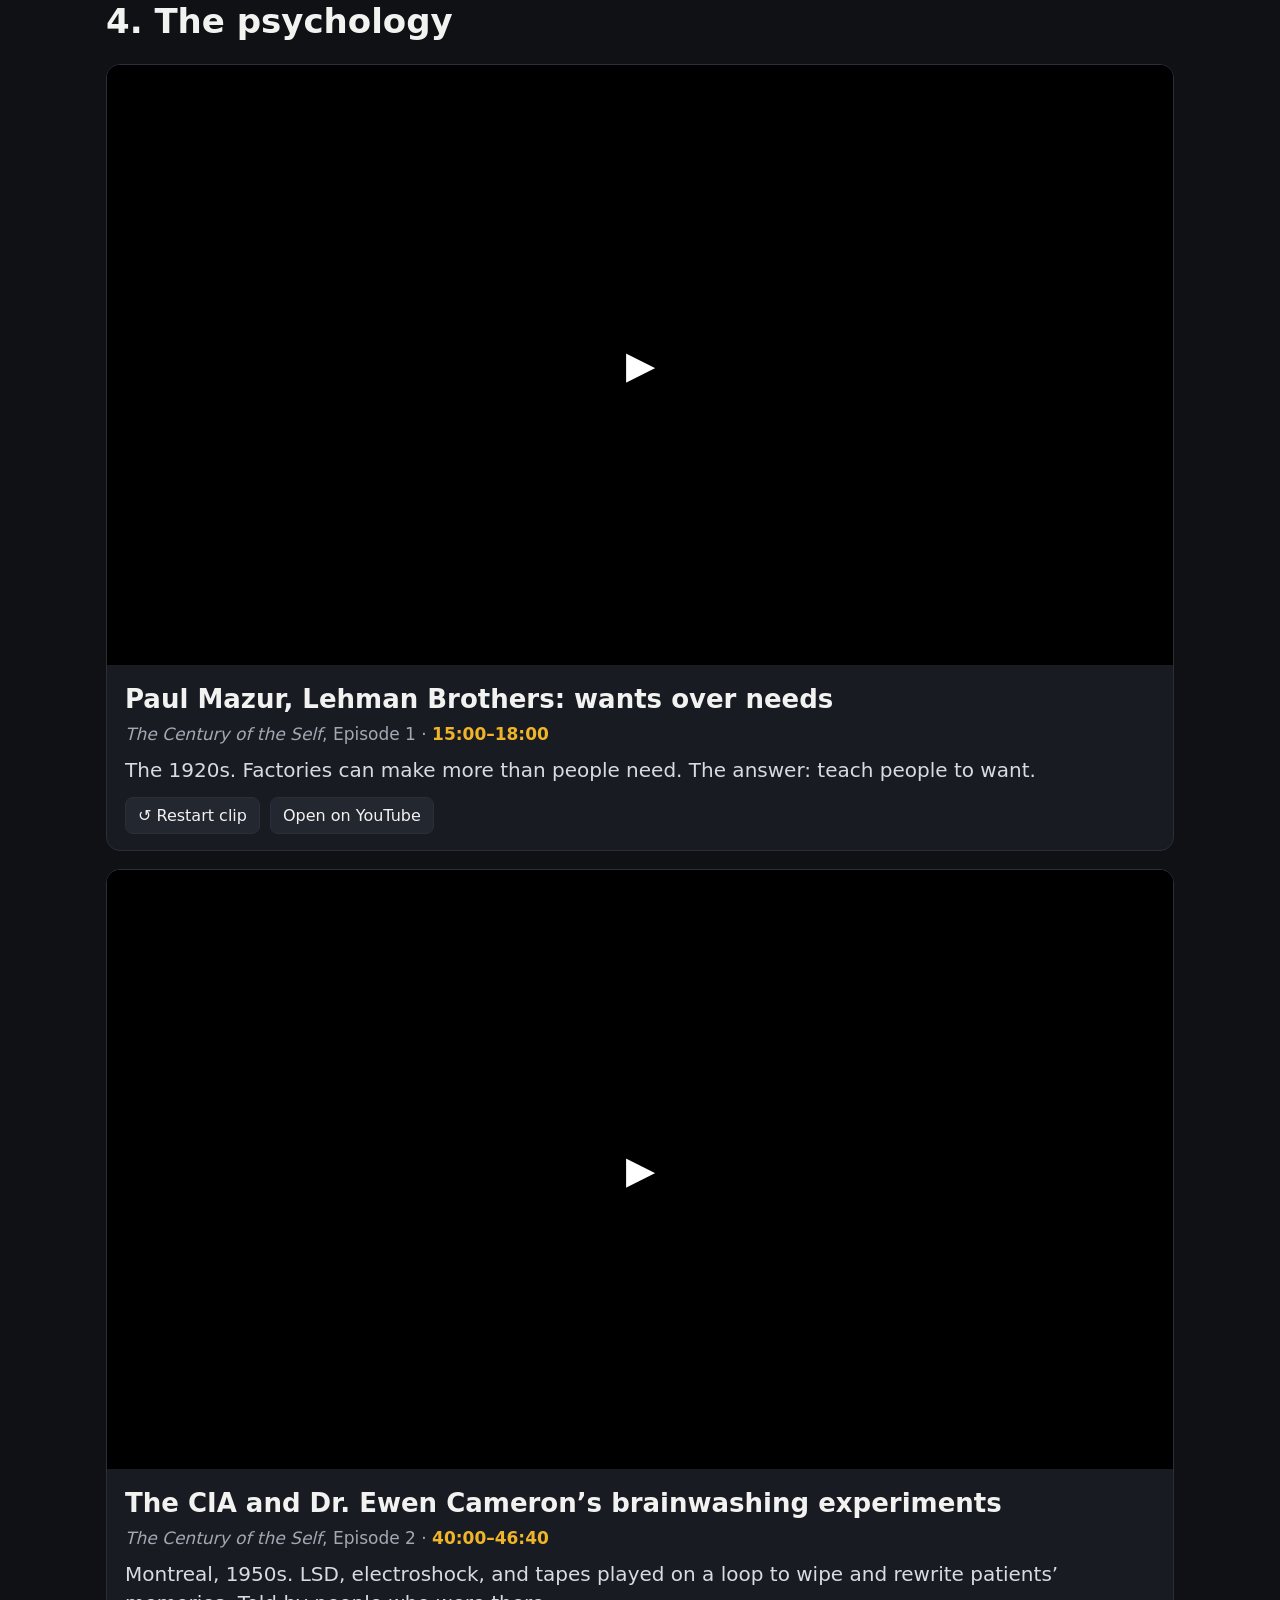
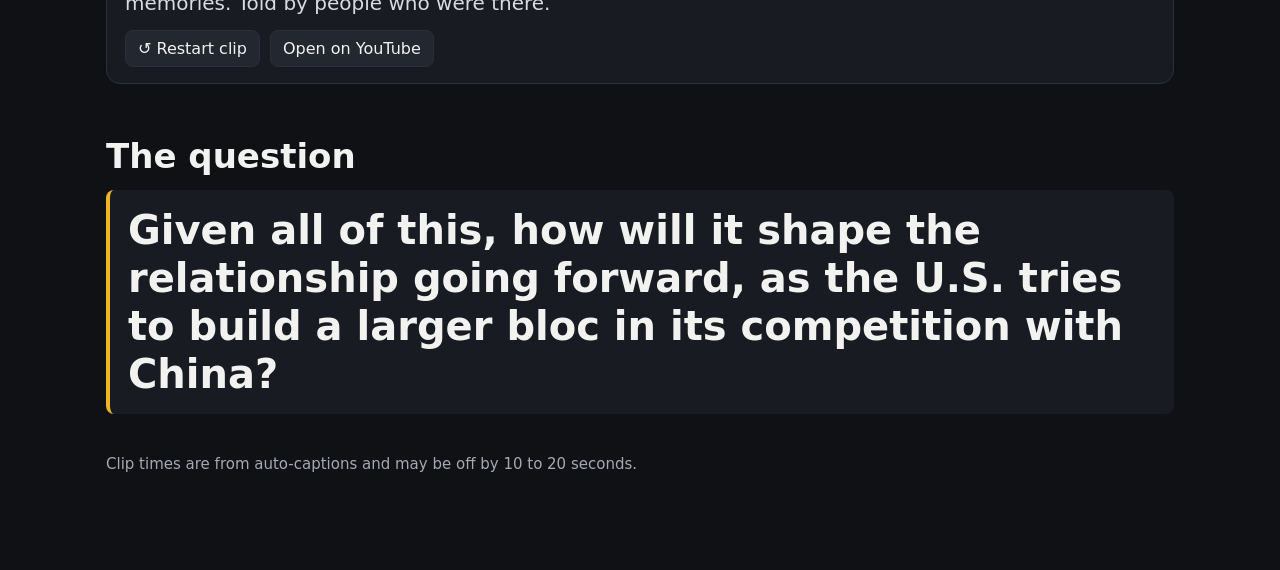
<file: class/nhv/nov-12/index.html>
<!doctype html>
<html lang="en">
<head>
<meta charset="utf-8">
<meta name="viewport" content="width=device-width, initial-scale=1">
<meta name="robots" content="noindex, nofollow">
<title>NHV · Thu Nov 12</title>
<style>
  :root {
    --bg: #0f1115; --panel: #181b22; --ink: #f2f2f0; --muted: #a3a8b3;
    --accent: #f0b429; --line: #2a2f3a; --btn: #23272f;
  }
  * { box-sizing: border-box; }
  body { margin: 0; background: var(--bg); color: var(--ink);
         font: 20px/1.45 system-ui, -apple-system, "Segoe UI", Roboto, sans-serif; }
  main { max-width: 1100px; margin: 0 auto; padding: 28px 16px 80px; }
  header { border-bottom: 1px solid var(--line); padding-bottom: 18px; margin-bottom: 20px; }
  .kicker { color: var(--accent); font-weight: 700; letter-spacing: .06em; text-transform: uppercase; font-size: 15px; }
  h1 { font-size: clamp(32px, 5vw, 56px); line-height: 1.08; margin: 6px 0 10px; }
  h2 { font-size: clamp(24px, 3vw, 34px); margin: 48px 0 8px; }
  .sub { color: var(--muted); margin: 0; font-size: 22px; }
  a { color: var(--accent); }

  .today { display: flex; flex-wrap: wrap; gap: 10px; margin: 0; padding: 0; list-style: none; counter-reset: s; }
  .today li { counter-increment: s; background: var(--panel); border: 1px solid var(--line); border-radius: 999px;
              padding: 6px 16px 6px 8px; font-size: 18px; }
  .today li::before { content: counter(s); display: inline-block; width: 26px; height: 26px; line-height: 26px;
              text-align: center; border-radius: 50%; background: var(--accent); color: #111; font-weight: 800;
              margin-right: 8px; font-size: 15px; }

  .cards { display: grid; grid-template-columns: repeat(auto-fit, minmax(280px, 1fr)); gap: 14px; }
  .card { background: var(--panel); border: 1px solid var(--line); border-radius: 14px; padding: 18px; font-size: 21px; }
  .card h3 { margin: 0 0 6px; color: var(--accent); font-size: 24px; }

  .clip { background: var(--panel); border: 1px solid var(--line); border-radius: 14px; margin: 18px 0; overflow: hidden; }
  .clip-head { padding: 16px 18px 4px; }
  .clip-title { font-weight: 800; font-size: 26px; display: block; }
  .clip-src { color: var(--muted); font-size: 17px; }
  .range { color: var(--accent); font-weight: 700; font-variant-numeric: tabular-nums; }
  .clip-note { padding: 4px 18px 0; font-size: 20px; color: #d9dbe0; }
  .player { position: relative; aspect-ratio: 16 / 9; background: #000; }
  .player iframe { position: absolute; inset: 0; width: 100%; height: 100%; border: 0; }
  .facade { position: absolute; inset: 0; width: 100%; height: 100%; border: 0; padding: 0; cursor: pointer;
            background: #000 center / cover no-repeat; }
  .facade::after { content: "▶"; position: absolute; left: 50%; top: 50%; transform: translate(-50%, -50%);
            width: 104px; height: 72px; border-radius: 16px; background: rgba(0,0,0,.72); color: #fff;
            font-size: 38px; line-height: 72px; text-align: center; }
  .facade:hover::after { background: #c00; }
  .tools { display: flex; flex-wrap: wrap; gap: 10px; padding: 12px 18px 16px; font-size: 16px; }
  .tools button, .tools a { background: var(--btn); color: var(--ink); border: 1px solid var(--line);
            border-radius: 8px; padding: 6px 12px; font: inherit; cursor: pointer; text-decoration: none; }
  .tools button:hover, .tools a:hover { border-color: var(--accent); }

  .callout { background: var(--panel); border-left: 4px solid var(--accent); padding: 16px 18px; border-radius: 8px; font-size: 22px; }
  ol.qs { padding-left: 1.4em; font-size: 23px; }
  ol.qs li { margin: 0 0 16px; }
  ol.qs strong { color: var(--accent); }
  .steps { display: grid; grid-template-columns: repeat(auto-fit, minmax(260px, 1fr)); gap: 14px; }
  .steps .card h3::before { color: var(--muted); font-weight: 600; margin-right: 6px; }
  .note { color: var(--muted); font-size: 15px; margin-top: 40px; }
  @media (max-width: 600px) { body { font-size: 18px; } .card, .callout, ol.qs { font-size: 19px; } }
  .headline { max-width: 760px; width: 100%; border-radius: 12px; display: block; margin: 14px 0 6px; }
  .big { font-size: clamp(26px, 3.4vw, 40px); font-weight: 800; line-height: 1.2; }
  blockquote { margin: 14px 0 0; padding: 0 0 0 16px; border-left: 4px solid var(--accent); font-size: 23px; }
</style>
</head>
<body>
<main>
  <header>
    <div class="kicker">NHV · Nature and Human Values · Thu Nov 12</div>
    <h1>Greatest hits: the U.S. in Latin America</h1>
    <p class="sub">Water, bananas, the Marines, the CIA, and the war on drugs. A century of it in about 40 minutes.</p>
  </header>

  <ul class="today">
    <li>Water and the Marines</li>
    <li>Bananas, 1954</li>
    <li>Colombia</li>
    <li>The psychology</li>
    <li>The question</li>
  </ul>

  <h2>1. Water, Nazis, and the Marines</h2>
  <div class="clip" data-id="6v8e7dUwq_Q" data-start="6047" data-end="6835" data-noembed="1">
    <div class="clip-head">
      <span class="clip-title"><em>The Corporation</em> (2003)</span>
      <span class="clip-src">Feature documentary · 1:40:47 to 1:53:55 · about 13 min · <span class="range"></span></span>
    </div>
    <div class="clip-note">This one won&rsquo;t play inside the page. Click to open it on YouTube at the right spot.<br>
    <strong>1:40:47</strong> Cochabamba, Bolivia, 2000: the water gets privatized, Bechtel gets the contract, the city fights back ·
    <strong>1:44:20</strong> American companies doing business in Nazi Germany ·
    <strong>1:51:37</strong> Gen. Smedley Butler on what the Marines did in Mexico, Haiti, Cuba, Nicaragua, the Dominican Republic and Honduras, and who it was for ·
    <strong>1:52:17</strong> the 1934 plot against Roosevelt</div>
  </div>

  <h2>2. Bananas: Guatemala, 1954</h2>
  <div class="clip" data-id="26Ir2xhL_po" data-start="0">
    <div class="clip-head">
      <span class="clip-title">Edward Bernays, United Fruit, and the coup</span>
      <span class="clip-src"><em>The Century of the Self</em> (BBC, 2002) · 9:13 · <span class="range"></span></span>
    </div>
    <div class="clip-note">A PR man, a fruit company, and the CIA. Watch how the story reached American newspapers before the coup did.</div>
  </div>

  <h2>3. Colombia</h2>
  <div class="clip" data-id="VRNItTUnG_0" data-start="0">
    <div class="clip-head">
      <span class="clip-title">Revisiting the supposed success of Plan Colombia</span>
      <span class="clip-src">Eurasia Group Foundation · Oct 2022 · 9:55 · <span class="range"></span></span>
    </div>
    <div class="clip-note">Billions in U.S. aid for the drug war. Who counts it a success, and by what measure?</div>
  </div>

  <h2>4. The psychology</h2>
  <div class="clip" data-id="OvfkyppvCQI" data-start="900" data-end="1080">
    <div class="clip-head">
      <span class="clip-title">Paul Mazur, Lehman Brothers: wants over needs</span>
      <span class="clip-src"><em>The Century of the Self</em>, Episode 1 · <span class="range"></span></span>
    </div>
    <div class="clip-note">The 1920s. Factories can make more than people need. The answer: teach people to want.</div>
  </div>
  <div class="clip" data-id="fEsPOt8MG7E" data-start="2400" data-end="2800">
    <div class="clip-head">
      <span class="clip-title">The CIA and Dr. Ewen Cameron&rsquo;s brainwashing experiments</span>
      <span class="clip-src"><em>The Century of the Self</em>, Episode 2 · <span class="range"></span></span>
    </div>
    <div class="clip-note">Montreal, 1950s. LSD, electroshock, and tapes played on a loop to wipe and rewrite patients&rsquo; memories. Told by people who were there.</div>
  </div>

  <h2>The question</h2>
  <div class="callout big">Given all of this, how will it shape the relationship going forward, as the U.S. tries to build a larger bloc in its competition with China?</div>

  <p class="note">Clip times are from auto-captions and may be off by 10 to 20 seconds.</p>
</main>
<script>
  function fmt(s) { var h = Math.floor(s / 3600), m = Math.floor(s % 3600 / 60), r = s % 60;
    return (h ? h + ":" + (m < 10 ? "0" : "") : "") + m + ":" + (r < 10 ? "0" : "") + r; }
  document.querySelectorAll(".clip").forEach(function (clip) {
    var id = clip.dataset.id, start = +(clip.dataset.start || 0), end = clip.dataset.end ? +clip.dataset.end : null;
    var yt = "https://www.youtube.com/watch?v=" + id + (start ? "&t=" + start + "s" : "");
    clip.querySelector(".range").textContent = end ? fmt(start) + "–" + fmt(end) : (start ? "starts at " + fmt(start) : "from the top");
    var player = document.createElement("div");
    player.className = "player";
    var facade = document.createElement(clip.dataset.noembed ? "a" : "button");
    facade.className = "facade";
    facade.style.backgroundImage = "url(https://i.ytimg.com/vi/" + id + "/hqdefault.jpg)";
    player.appendChild(facade);
    clip.insertBefore(player, clip.querySelector(".clip-head"));
    var tools = document.createElement("div");
    tools.className = "tools";
    if (clip.dataset.noembed) {
      facade.href = yt; facade.target = "_blank"; facade.rel = "noopener";
      facade.setAttribute("aria-label", "Open clip on YouTube");
      tools.innerHTML = '<a target="_blank" rel="noopener" href="' + yt + '">Open on YouTube at ' + fmt(start) + '</a>';
    } else {
      facade.setAttribute("aria-label", "Play clip");
      var load = function () {
        player.innerHTML = '<iframe allow="autoplay; encrypted-media; fullscreen" allowfullscreen ' +
          'src="https://www.youtube-nocookie.com/embed/' + id + '?start=' + start + (end ? '&end=' + end : '') +
          '&autoplay=1&rel=0&modestbranding=1"></iframe>';
      };
      facade.addEventListener("click", load);
      tools.innerHTML = '<button type="button">↺ Restart clip</button>' +
        '<a target="_blank" rel="noopener" href="' + yt + '">Open on YouTube</a>';
      tools.querySelector("button").addEventListener("click", load);
    }
    clip.appendChild(tools);
  });
</script>
</body>
</html>
</file>
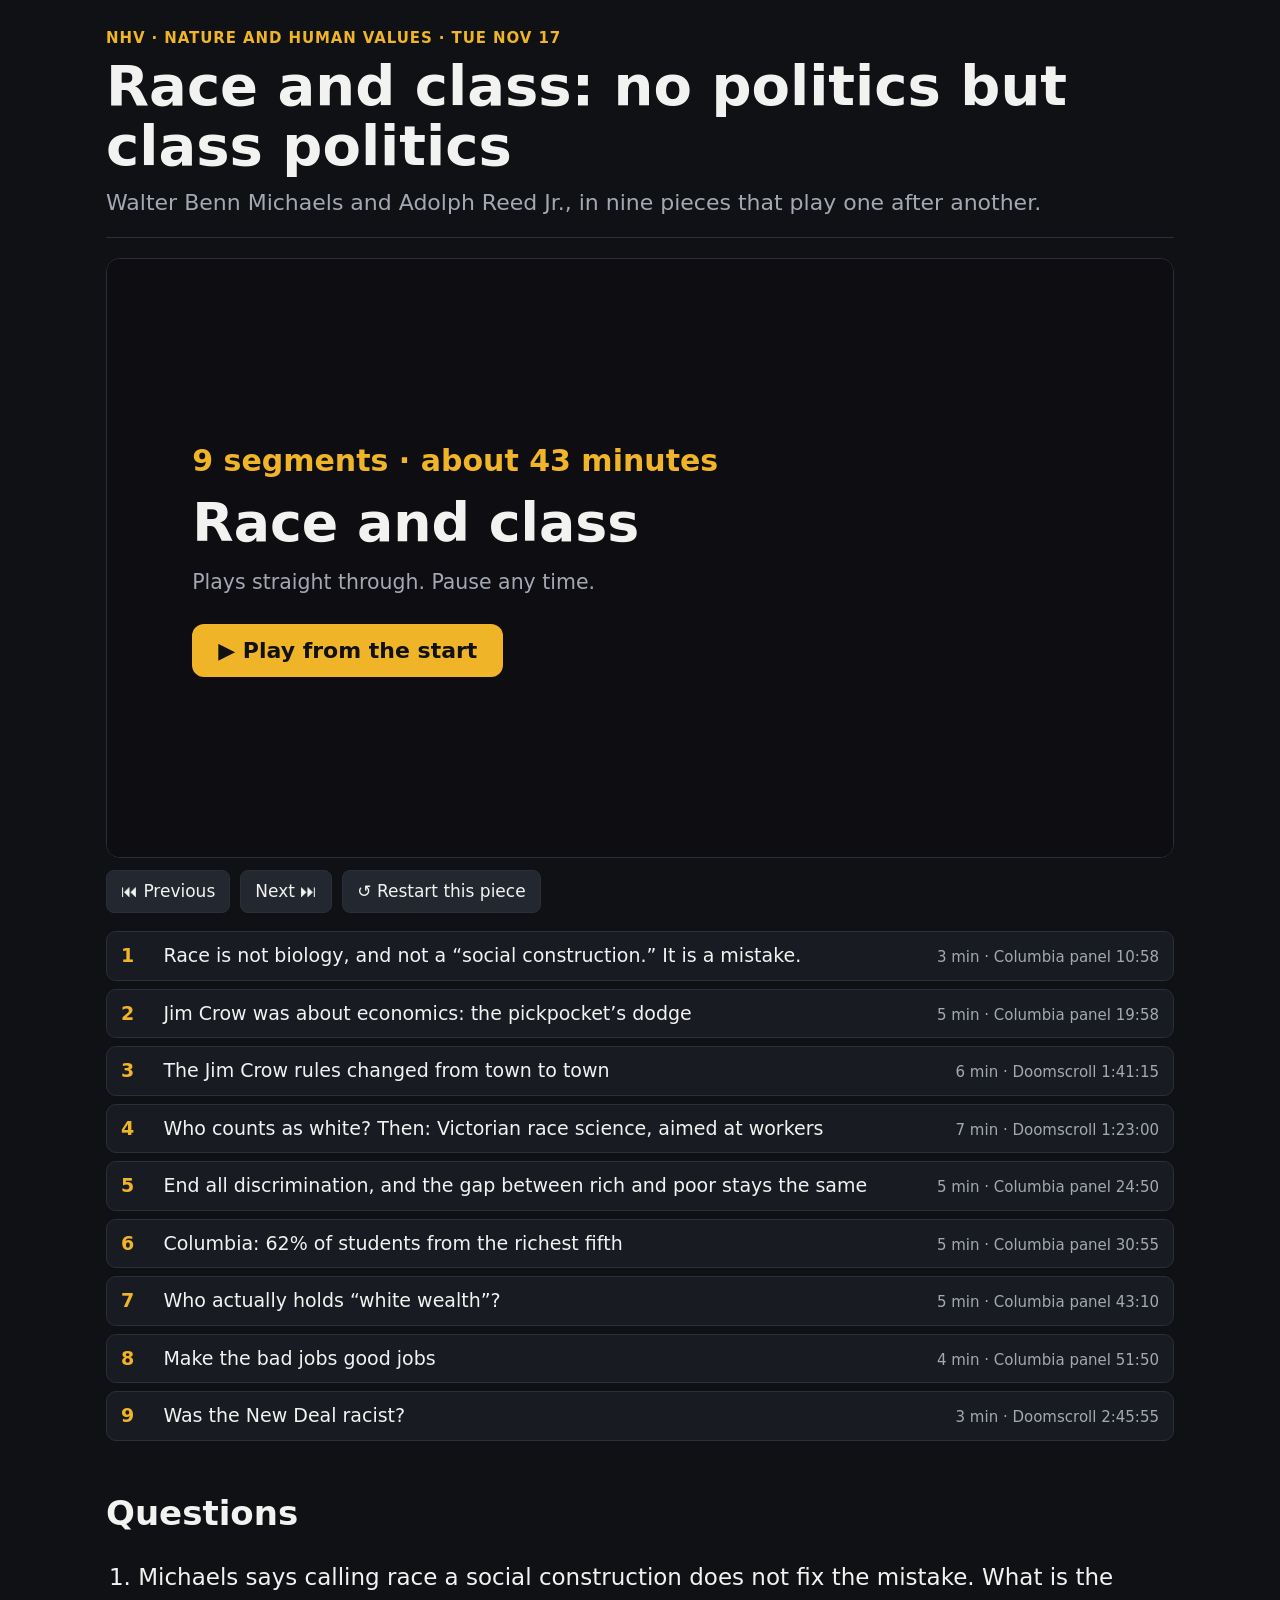
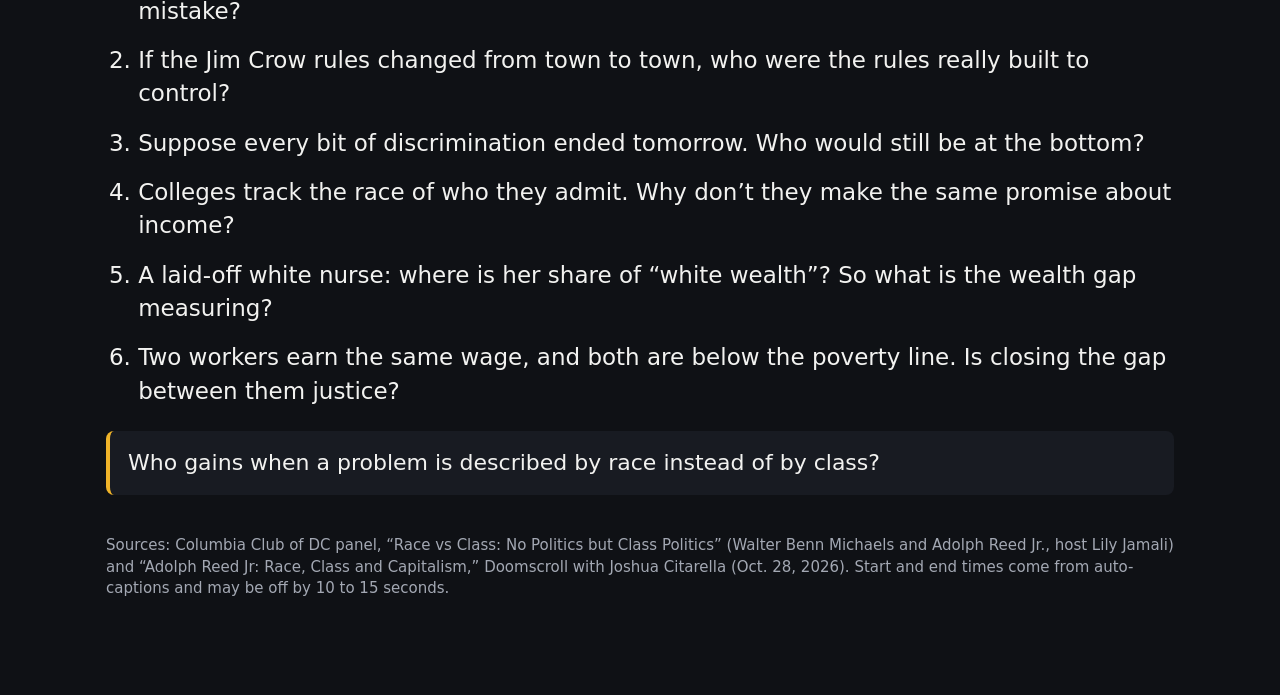
<file: class/nhv/nov-17/index.html>
<!doctype html>
<html lang="en">
<head>
<meta charset="utf-8">
<meta name="viewport" content="width=device-width, initial-scale=1">
<meta name="robots" content="noindex, nofollow">
<title>NHV · Tue Nov 17</title>
<style>
  :root {
    --bg: #0f1115; --panel: #181b22; --ink: #f2f2f0; --muted: #a3a8b3;
    --accent: #f0b429; --line: #2a2f3a; --btn: #23272f;
  }
  * { box-sizing: border-box; }
  body { margin: 0; background: var(--bg); color: var(--ink);
         font: 20px/1.45 system-ui, -apple-system, "Segoe UI", Roboto, sans-serif; }
  main { max-width: 1100px; margin: 0 auto; padding: 28px 16px 80px; }
  header { border-bottom: 1px solid var(--line); padding-bottom: 18px; margin-bottom: 20px; }
  .kicker { color: var(--accent); font-weight: 700; letter-spacing: .06em; text-transform: uppercase; font-size: 15px; }
  h1 { font-size: clamp(32px, 5vw, 56px); line-height: 1.08; margin: 6px 0 10px; }
  h2 { font-size: clamp(24px, 3vw, 34px); margin: 48px 0 8px; }
  .sub { color: var(--muted); margin: 0; font-size: 22px; }
  a { color: var(--accent); }

  .stage { position: relative; aspect-ratio: 16 / 9; background: #000; border-radius: 14px; overflow: hidden; border: 1px solid var(--line); }
  .stage #yt { position: absolute; inset: 0; width: 100%; height: 100%; }
  .card-over { position: absolute; inset: 0; background: #0e0e12; display: flex; flex-direction: column;
               justify-content: center; padding: 6% 8%; z-index: 2; }
  .card-over[hidden] { display: none; }
  .card-over .n { color: var(--accent); font-weight: 800; font-size: clamp(18px, 2.4vw, 30px); }
  .card-over .t { font-weight: 800; font-size: clamp(26px, 4.2vw, 54px); line-height: 1.15; margin: 10px 0 14px; }
  .card-over .s { color: var(--muted); font-size: clamp(14px, 1.6vw, 22px); }
  .card-over button.go { align-self: flex-start; margin-top: 26px; background: var(--accent); color: #111; border: 0;
               border-radius: 12px; padding: 14px 26px; font: 800 22px system-ui, sans-serif; cursor: pointer; }

  .bar { display: flex; flex-wrap: wrap; gap: 10px; align-items: center; margin: 12px 0 0; font-size: 17px; }
  .bar button { background: var(--btn); color: var(--ink); border: 1px solid var(--line); border-radius: 8px;
                padding: 8px 14px; font: inherit; cursor: pointer; }
  .bar button:hover { border-color: var(--accent); }
  .bar .now { color: var(--muted); margin-left: auto; }

  ol.segs { list-style: none; padding: 0; margin: 18px 0 0; display: grid; gap: 8px; }
  ol.segs li { background: var(--panel); border: 1px solid var(--line); border-radius: 10px; padding: 10px 14px;
               cursor: pointer; display: flex; gap: 12px; align-items: baseline; font-size: 19px; }
  ol.segs li:hover { border-color: var(--accent); }
  ol.segs li.on { border-color: var(--accent); background: #22201a; }
  ol.segs .k { color: var(--accent); font-weight: 800; min-width: 1.6em; }
  ol.segs .m { color: var(--muted); font-size: 15px; margin-left: auto; white-space: nowrap; }

  .callout { background: var(--panel); border-left: 4px solid var(--accent); padding: 16px 18px; border-radius: 8px; font-size: 22px; }
  ol.qs { padding-left: 1.4em; font-size: 23px; }
  ol.qs li { margin: 0 0 16px; }
  .note { color: var(--muted); font-size: 15px; margin-top: 40px; }
  @media (max-width: 600px) { body { font-size: 18px; } ol.qs, .callout { font-size: 19px; } ol.segs li { font-size: 17px; } }
</style>
</head>
<body>
<main>
  <header>
    <div class="kicker">NHV · Nature and Human Values · Tue Nov 17</div>
    <h1>Race and class: no politics but class politics</h1>
    <p class="sub">Walter Benn Michaels and Adolph Reed Jr., in nine pieces that play one after another.</p>
  </header>

  <div class="stage">
    <div id="yt"></div>
    <div class="card-over" id="card">
      <div class="n" id="cn">9 segments · about 43 minutes</div>
      <div class="t" id="ct">Race and class</div>
      <div class="s" id="cs">Plays straight through. Pause any time.</div>
      <button class="go" id="go" type="button">▶ Play from the start</button>
    </div>
  </div>
  <div class="bar">
    <button type="button" id="prev">⏮ Previous</button>
    <button type="button" id="next">Next ⏭</button>
    <button type="button" id="restart">↺ Restart this piece</button>
    <span class="now" id="now"></span>
  </div>

  <ol class="segs" id="segs"></ol>

  <h2>Questions</h2>
  <ol class="qs">
    <li>Michaels says calling race a social construction does not fix the mistake. What is the mistake?</li>
    <li>If the Jim Crow rules changed from town to town, who were the rules really built to control?</li>
    <li>Suppose every bit of discrimination ended tomorrow. Who would still be at the bottom?</li>
    <li>Colleges track the race of who they admit. Why don&rsquo;t they make the same promise about income?</li>
    <li>A laid-off white nurse: where is her share of &ldquo;white wealth&rdquo;? So what is the wealth gap measuring?</li>
    <li>Two workers earn the same wage, and both are below the poverty line. Is closing the gap between them justice?</li>
  </ol>
  <div class="callout">Who gains when a problem is described by race instead of by class?</div>

  <p class="note">Sources: Columbia Club of DC panel, &ldquo;Race vs Class: No Politics but Class Politics&rdquo; (Walter Benn Michaels and Adolph Reed Jr., host Lily Jamali) and
  &ldquo;Adolph Reed Jr: Race, Class and Capitalism,&rdquo; Doomscroll with Joshua Citarella (Oct. 28, 2026). Start and end times come from auto-captions and may be off by 10 to 15 seconds.</p>
</main>
<script>
  var M = "nJ4Hm1ehoX4", D = "fkLCChtlPvQ";
  var MS = "Columbia Club of DC panel: Walter Benn Michaels and Adolph Reed Jr.";
  var DS = "Doomscroll with Joshua Citarella: Adolph Reed Jr.";
  function s(t) { var p = t.split(":").map(Number); return p.length === 3 ? p[0]*3600 + p[1]*60 + p[2] : p[0]*60 + p[1]; }
  var SEGS = [
    [M, "10:58", "13:55", "Race is not biology, and not a “social construction.” It is a mistake.", MS],
    [M, "19:58", "24:58", "Jim Crow was about economics: the pickpocket’s dodge", MS],
    [D, "1:41:15", "1:47:15", "The Jim Crow rules changed from town to town", DS],
    [D, "1:23:00", "1:30:00", "Who counts as white? Then: Victorian race science, aimed at workers", DS],
    [M, "24:50", "29:55", "End all discrimination, and the gap between rich and poor stays the same", MS],
    [M, "30:55", "35:30", "Columbia: 62% of students from the richest fifth", MS],
    [M, "43:10", "48:10", "Who actually holds “white wealth”?", MS],
    [M, "51:50", "56:05", "Make the bad jobs good jobs", MS],
    [D, "2:45:55", "2:48:55", "Was the New Deal racist?", DS]
  ].map(function (x) { return { id: x[0], a: s(x[1]), b: s(x[2]), from: x[1], to: x[2], title: x[3], src: x[4] }; });

  var list = document.getElementById("segs"), card = document.getElementById("card");
  SEGS.forEach(function (g, i) {
    var li = document.createElement("li");
    li.innerHTML = '<span class="k">' + (i + 1) + '</span><span>' + g.title + '</span><span class="m">' +
      Math.round((g.b - g.a) / 60) + ' min · ' + (g.id === M ? "Columbia panel " : "Doomscroll ") + g.from + '</span>';
    li.addEventListener("click", function () { cue(i); });
    list.appendChild(li);
  });

  var player, cur = -1, timer = null;
  function mark() {
    [].forEach.call(list.children, function (li, i) { li.classList.toggle("on", i === cur); });
    document.getElementById("now").textContent = cur >= 0 ? "Playing " + (cur + 1) + " of " + SEGS.length : "";
  }
  function showCard(i) {
    var g = SEGS[i];
    document.getElementById("cn").textContent = (i + 1) + " of " + SEGS.length;
    document.getElementById("ct").textContent = g.title;
    document.getElementById("cs").textContent = g.src;
    document.getElementById("go").hidden = true;
    card.hidden = false;
  }
  function play(i) {
    card.hidden = true;
    var g = SEGS[i];
    player.loadVideoById({ videoId: g.id, startSeconds: g.a, endSeconds: g.b });
  }
  function cue(i) {
    if (i < 0 || i >= SEGS.length || !player) return;
    clearTimeout(timer); cur = i; mark();
    if (player.pauseVideo) player.pauseVideo();
    showCard(i);
    timer = setTimeout(function () { play(i); }, 3500);
  }
  function finished() {
    if (cur + 1 < SEGS.length) { cue(cur + 1); return; }
    document.getElementById("cn").textContent = "That’s all nine.";
    document.getElementById("ct").textContent = "Who gains when a problem is described by race instead of by class?";
    document.getElementById("cs").textContent = "";
    card.hidden = false;
  }
  window.onYouTubeIframeAPIReady = function () {
    player = new YT.Player("yt", {
      width: "100%", height: "100%",
      host: "https://www.youtube-nocookie.com",
      playerVars: { rel: 0, modestbranding: 1, playsinline: 1 },
      events: { onStateChange: function (e) {
        if (e.data !== YT.PlayerState.ENDED || cur < 0 || !card.hidden) return;
        var g = SEGS[cur], t = player.getCurrentTime();
        if (player.getVideoData().video_id === g.id && t >= g.b - 3) finished();
      } }
    });
  };
  document.getElementById("go").addEventListener("click", function () { cue(0); });
  document.getElementById("next").addEventListener("click", function () { cue(cur + 1); });
  document.getElementById("prev").addEventListener("click", function () { cue(Math.max(0, cur - 1)); });
  document.getElementById("restart").addEventListener("click", function () { if (cur >= 0) { clearTimeout(timer); card.hidden = true; play(cur); } });
</script>
<script src="https://www.youtube.com/iframe_api"></script>
</body>
</html>
</file>
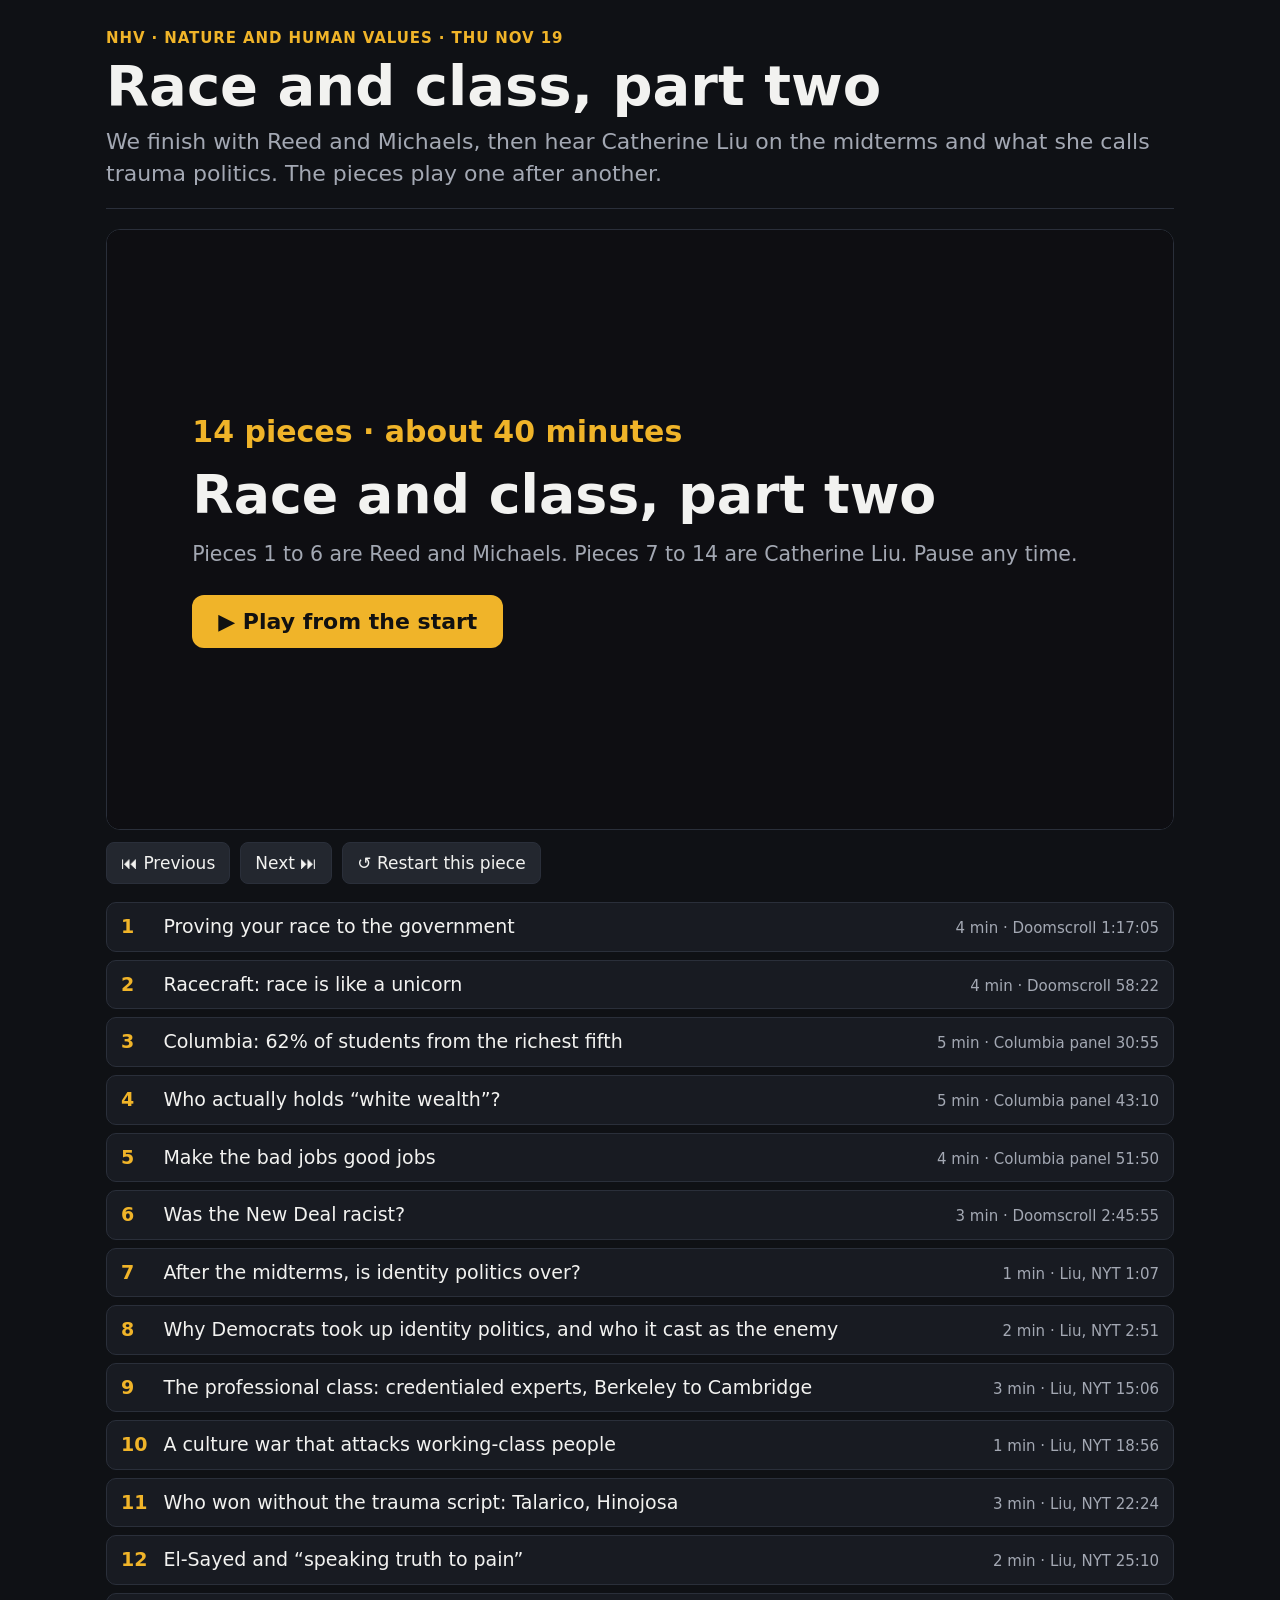
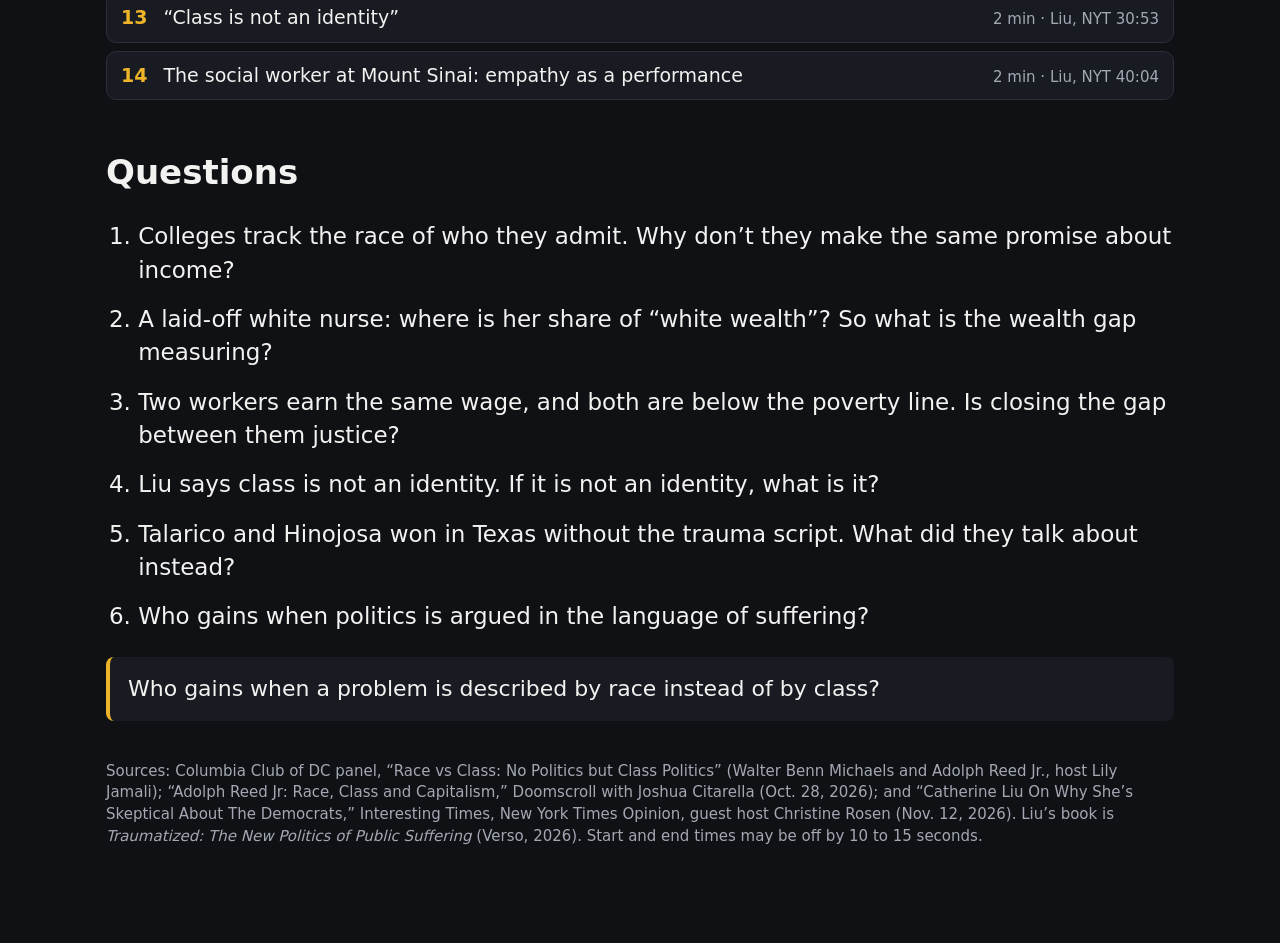
<file: class/nhv/nov-19/index.html>
<!doctype html>
<html lang="en">
<head>
<meta charset="utf-8">
<meta name="viewport" content="width=device-width, initial-scale=1">
<meta name="robots" content="noindex, nofollow">
<title>NHV · Thu Nov 19</title>
<style>
  :root {
    --bg: #0f1115; --panel: #181b22; --ink: #f2f2f0; --muted: #a3a8b3;
    --accent: #f0b429; --line: #2a2f3a; --btn: #23272f;
  }
  * { box-sizing: border-box; }
  body { margin: 0; background: var(--bg); color: var(--ink);
         font: 20px/1.45 system-ui, -apple-system, "Segoe UI", Roboto, sans-serif; }
  main { max-width: 1100px; margin: 0 auto; padding: 28px 16px 80px; }
  header { border-bottom: 1px solid var(--line); padding-bottom: 18px; margin-bottom: 20px; }
  .kicker { color: var(--accent); font-weight: 700; letter-spacing: .06em; text-transform: uppercase; font-size: 15px; }
  h1 { font-size: clamp(32px, 5vw, 56px); line-height: 1.08; margin: 6px 0 10px; }
  h2 { font-size: clamp(24px, 3vw, 34px); margin: 48px 0 8px; }
  .sub { color: var(--muted); margin: 0; font-size: 22px; }
  a { color: var(--accent); }

  .stage { position: relative; aspect-ratio: 16 / 9; background: #000; border-radius: 14px; overflow: hidden; border: 1px solid var(--line); }
  .stage #yt { position: absolute; inset: 0; width: 100%; height: 100%; }
  .card-over { position: absolute; inset: 0; background: #0e0e12; display: flex; flex-direction: column;
               justify-content: center; padding: 6% 8%; z-index: 2; }
  .card-over[hidden] { display: none; }
  .card-over .n { color: var(--accent); font-weight: 800; font-size: clamp(18px, 2.4vw, 30px); }
  .card-over .t { font-weight: 800; font-size: clamp(26px, 4.2vw, 54px); line-height: 1.15; margin: 10px 0 14px; }
  .card-over .s { color: var(--muted); font-size: clamp(14px, 1.6vw, 22px); }
  .card-over button.go { align-self: flex-start; margin-top: 26px; background: var(--accent); color: #111; border: 0;
               border-radius: 12px; padding: 14px 26px; font: 800 22px system-ui, sans-serif; cursor: pointer; }

  .bar { display: flex; flex-wrap: wrap; gap: 10px; align-items: center; margin: 12px 0 0; font-size: 17px; }
  .bar button { background: var(--btn); color: var(--ink); border: 1px solid var(--line); border-radius: 8px;
                padding: 8px 14px; font: inherit; cursor: pointer; }
  .bar button:hover { border-color: var(--accent); }
  .bar .now { color: var(--muted); margin-left: auto; }

  ol.segs { list-style: none; padding: 0; margin: 18px 0 0; display: grid; gap: 8px; }
  ol.segs li { background: var(--panel); border: 1px solid var(--line); border-radius: 10px; padding: 10px 14px;
               cursor: pointer; display: flex; gap: 12px; align-items: baseline; font-size: 19px; }
  ol.segs li:hover { border-color: var(--accent); }
  ol.segs li.on { border-color: var(--accent); background: #22201a; }
  ol.segs .k { color: var(--accent); font-weight: 800; min-width: 1.6em; }
  ol.segs .m { color: var(--muted); font-size: 15px; margin-left: auto; white-space: nowrap; }

  .callout { background: var(--panel); border-left: 4px solid var(--accent); padding: 16px 18px; border-radius: 8px; font-size: 22px; }
  ol.qs { padding-left: 1.4em; font-size: 23px; }
  ol.qs li { margin: 0 0 16px; }
  .note { color: var(--muted); font-size: 15px; margin-top: 40px; }
  @media (max-width: 600px) { body { font-size: 18px; } ol.qs, .callout { font-size: 19px; } ol.segs li { font-size: 17px; } }
</style>
</head>
<body>
<main>
  <header>
    <div class="kicker">NHV · Nature and Human Values · Thu Nov 19</div>
    <h1>Race and class, part two</h1>
    <p class="sub">We finish with Reed and Michaels, then hear Catherine Liu on the midterms and what she calls trauma politics. The pieces play one after another.</p>
  </header>

  <div class="stage">
    <div id="yt"></div>
    <div class="card-over" id="card">
      <div class="n" id="cn">14 pieces · about 40 minutes</div>
      <div class="t" id="ct">Race and class, part two</div>
      <div class="s" id="cs">Pieces 1 to 6 are Reed and Michaels. Pieces 7 to 14 are Catherine Liu. Pause any time.</div>
      <button class="go" id="go" type="button">▶ Play from the start</button>
    </div>
  </div>
  <div class="bar">
    <button type="button" id="prev">⏮ Previous</button>
    <button type="button" id="next">Next ⏭</button>
    <button type="button" id="restart">↺ Restart this piece</button>
    <span class="now" id="now"></span>
  </div>

  <ol class="segs" id="segs"></ol>

  <h2>Questions</h2>
  <ol class="qs">
    <li>Colleges track the race of who they admit. Why don&rsquo;t they make the same promise about income?</li>
    <li>A laid-off white nurse: where is her share of &ldquo;white wealth&rdquo;? So what is the wealth gap measuring?</li>
    <li>Two workers earn the same wage, and both are below the poverty line. Is closing the gap between them justice?</li>
    <li>Liu says class is not an identity. If it is not an identity, what is it?</li>
    <li>Talarico and Hinojosa won in Texas without the trauma script. What did they talk about instead?</li>
    <li>Who gains when politics is argued in the language of suffering?</li>
  </ol>
  <div class="callout">Who gains when a problem is described by race instead of by class?</div>

  <p class="note">Sources: Columbia Club of DC panel, &ldquo;Race vs Class: No Politics but Class Politics&rdquo; (Walter Benn Michaels and Adolph Reed Jr., host Lily Jamali);
  &ldquo;Adolph Reed Jr: Race, Class and Capitalism,&rdquo; Doomscroll with Joshua Citarella (Oct. 28, 2026); and &ldquo;Catherine Liu On Why She&rsquo;s Skeptical About The Democrats,&rdquo; Interesting Times, New York Times Opinion, guest host Christine Rosen (Nov. 12, 2026). Liu&rsquo;s book is <i>Traumatized: The New Politics of Public Suffering</i> (Verso, 2026). Start and end times may be off by 10 to 15 seconds.</p>
</main>
<script>
  var M = "nJ4Hm1ehoX4", D = "fkLCChtlPvQ", L = "XjZeKRn5c2M";
  var MS = "Columbia Club of DC panel: Walter Benn Michaels and Adolph Reed Jr.";
  var DS = "Doomscroll with Joshua Citarella: Adolph Reed Jr.";
  var LS = "New York Times Opinion, Interesting Times: Catherine Liu, author of Traumatized";
  function s(t) { var p = t.split(":").map(Number); return p.length === 3 ? p[0]*3600 + p[1]*60 + p[2] : p[0]*60 + p[1]; }
  var SEGS = [
    [D, "1:17:05", "1:21:30", "Proving your race to the government", DS],
    [D, "58:22", "1:02:20", "Racecraft: race is like a unicorn", DS],
    [M, "30:55", "35:30", "Columbia: 62% of students from the richest fifth", MS],
    [M, "43:10", "48:10", "Who actually holds “white wealth”?", MS],
    [M, "51:50", "56:05", "Make the bad jobs good jobs", MS],
    [D, "2:45:55", "2:48:55", "Was the New Deal racist?", DS],
    [L, "1:07", "2:20", "After the midterms, is identity politics over?", LS],
    [L, "2:51", "5:05", "Why Democrats took up identity politics, and who it cast as the enemy", LS],
    [L, "15:06", "17:55", "The professional class: credentialed experts, Berkeley to Cambridge", LS],
    [L, "18:56", "20:15", "A culture war that attacks working-class people", LS],
    [L, "22:24", "25:00", "Who won without the trauma script: Talarico, Hinojosa", LS],
    [L, "25:10", "26:57", "El-Sayed and “speaking truth to pain”", LS],
    [L, "30:53", "33:05", "“Class is not an identity”", LS],
    [L, "40:04", "41:41", "The social worker at Mount Sinai: empathy as a performance", LS]
  ].map(function (x) { return { id: x[0], a: s(x[1]), b: s(x[2]), from: x[1], to: x[2], title: x[3], src: x[4] }; });

  var list = document.getElementById("segs"), card = document.getElementById("card");
  SEGS.forEach(function (g, i) {
    var li = document.createElement("li");
    li.innerHTML = '<span class="k">' + (i + 1) + '</span><span>' + g.title + '</span><span class="m">' +
      Math.max(1, Math.round((g.b - g.a) / 60)) + ' min · ' + (g.id === M ? "Columbia panel " : g.id === L ? "Liu, NYT " : "Doomscroll ") + g.from + '</span>';
    li.addEventListener("click", function () { cue(i); });
    list.appendChild(li);
  });

  var player, cur = -1, timer = null;
  function mark() {
    [].forEach.call(list.children, function (li, i) { li.classList.toggle("on", i === cur); });
    document.getElementById("now").textContent = cur >= 0 ? "Playing " + (cur + 1) + " of " + SEGS.length : "";
  }
  function showCard(i) {
    var g = SEGS[i];
    document.getElementById("cn").textContent = (i + 1) + " of " + SEGS.length;
    document.getElementById("ct").textContent = g.title;
    document.getElementById("cs").textContent = g.src;
    document.getElementById("go").hidden = true;
    card.hidden = false;
  }
  function play(i) {
    card.hidden = true;
    var g = SEGS[i];
    player.loadVideoById({ videoId: g.id, startSeconds: g.a, endSeconds: g.b });
  }
  function cue(i) {
    if (i < 0 || i >= SEGS.length || !player) return;
    clearTimeout(timer); cur = i; mark();
    if (player.pauseVideo) player.pauseVideo();
    showCard(i);
    timer = setTimeout(function () { play(i); }, 3500);
  }
  function finished() {
    if (cur + 1 < SEGS.length) { cue(cur + 1); return; }
    document.getElementById("cn").textContent = "That’s all fourteen.";
    document.getElementById("ct").textContent = "Who gains when a problem is described by race instead of by class?";
    document.getElementById("cs").textContent = "";
    card.hidden = false;
  }
  window.onYouTubeIframeAPIReady = function () {
    player = new YT.Player("yt", {
      width: "100%", height: "100%",
      host: "https://www.youtube-nocookie.com",
      playerVars: { rel: 0, modestbranding: 1, playsinline: 1 },
      events: { onStateChange: function (e) {
        if (e.data !== YT.PlayerState.ENDED || cur < 0 || !card.hidden) return;
        var g = SEGS[cur], t = player.getCurrentTime();
        if (player.getVideoData().video_id === g.id && t >= g.b - 3) finished();
      } }
    });
  };
  document.getElementById("go").addEventListener("click", function () { cue(0); });
  document.getElementById("next").addEventListener("click", function () { cue(cur + 1); });
  document.getElementById("prev").addEventListener("click", function () { cue(Math.max(0, cur - 1)); });
  document.getElementById("restart").addEventListener("click", function () { if (cur >= 0) { clearTimeout(timer); card.hidden = true; play(cur); } });
</script>
<script src="https://www.youtube.com/iframe_api"></script>
</body>
</html>
</file>
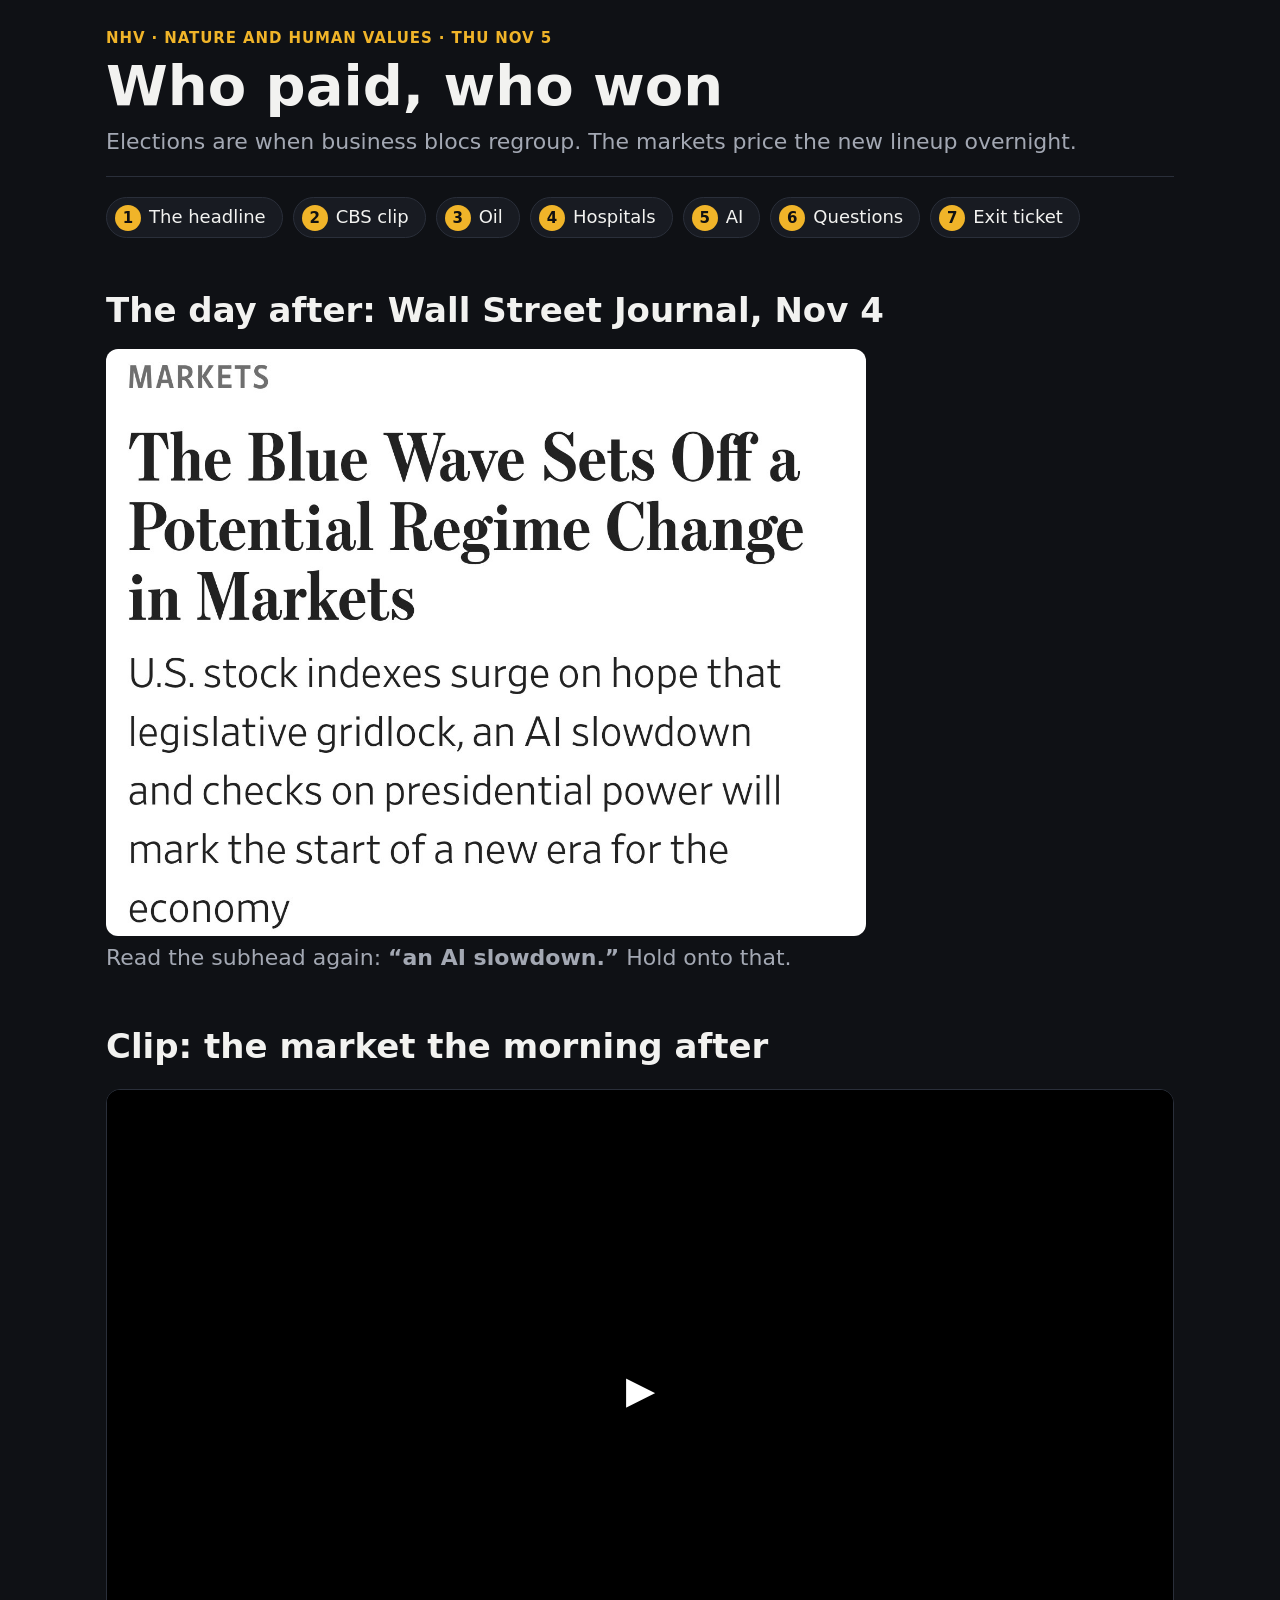
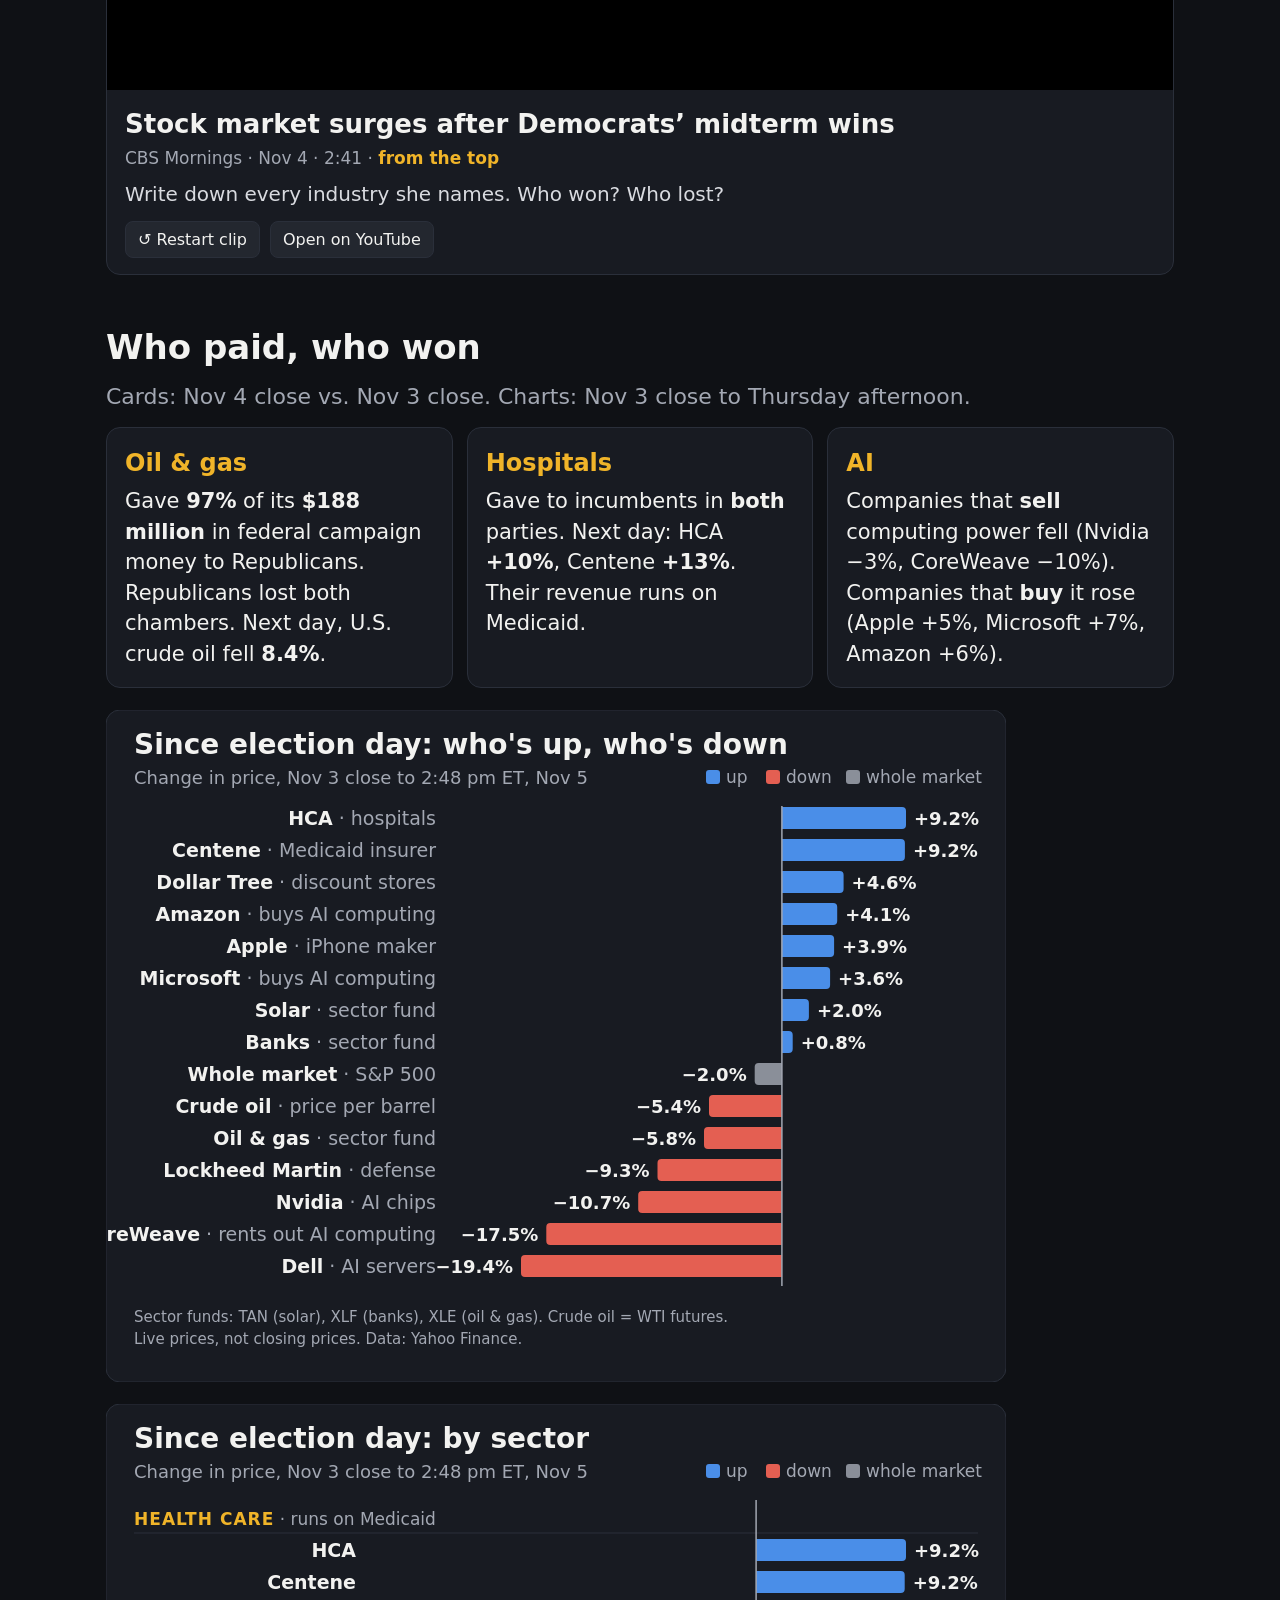
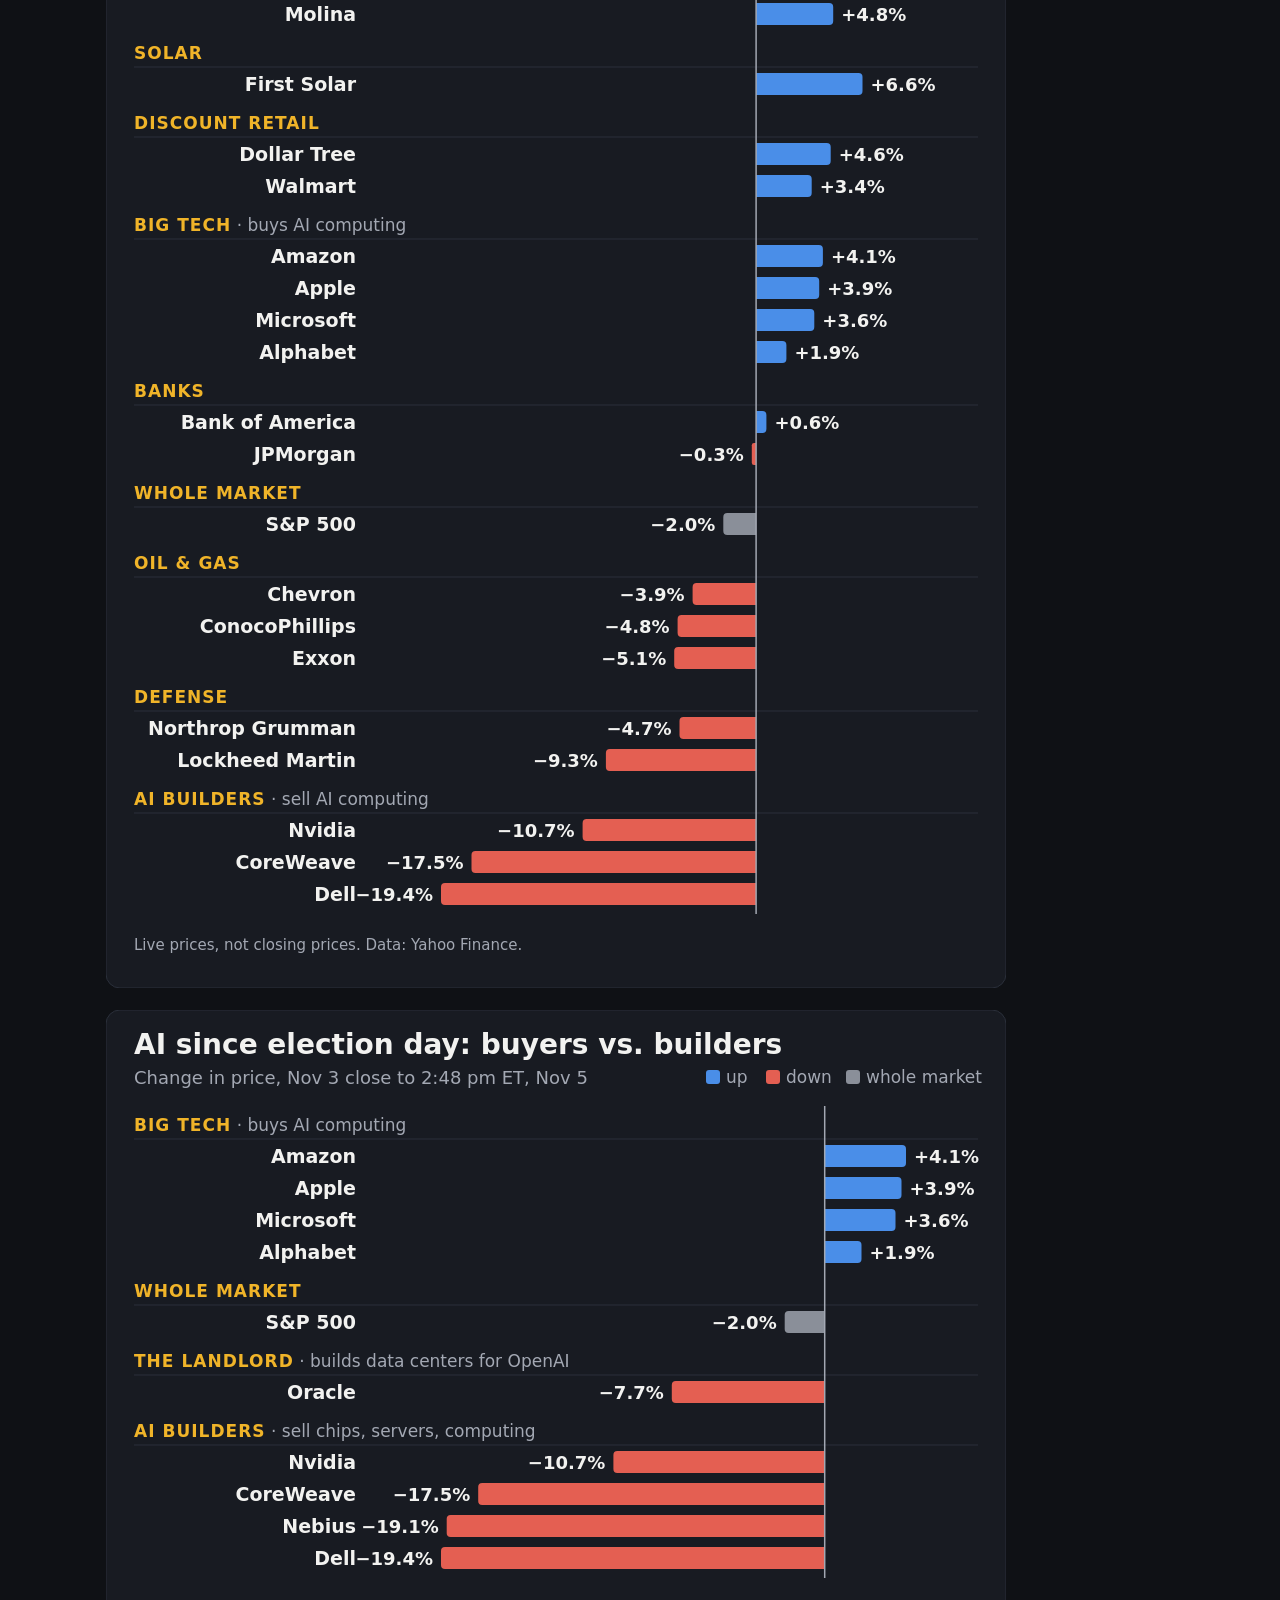
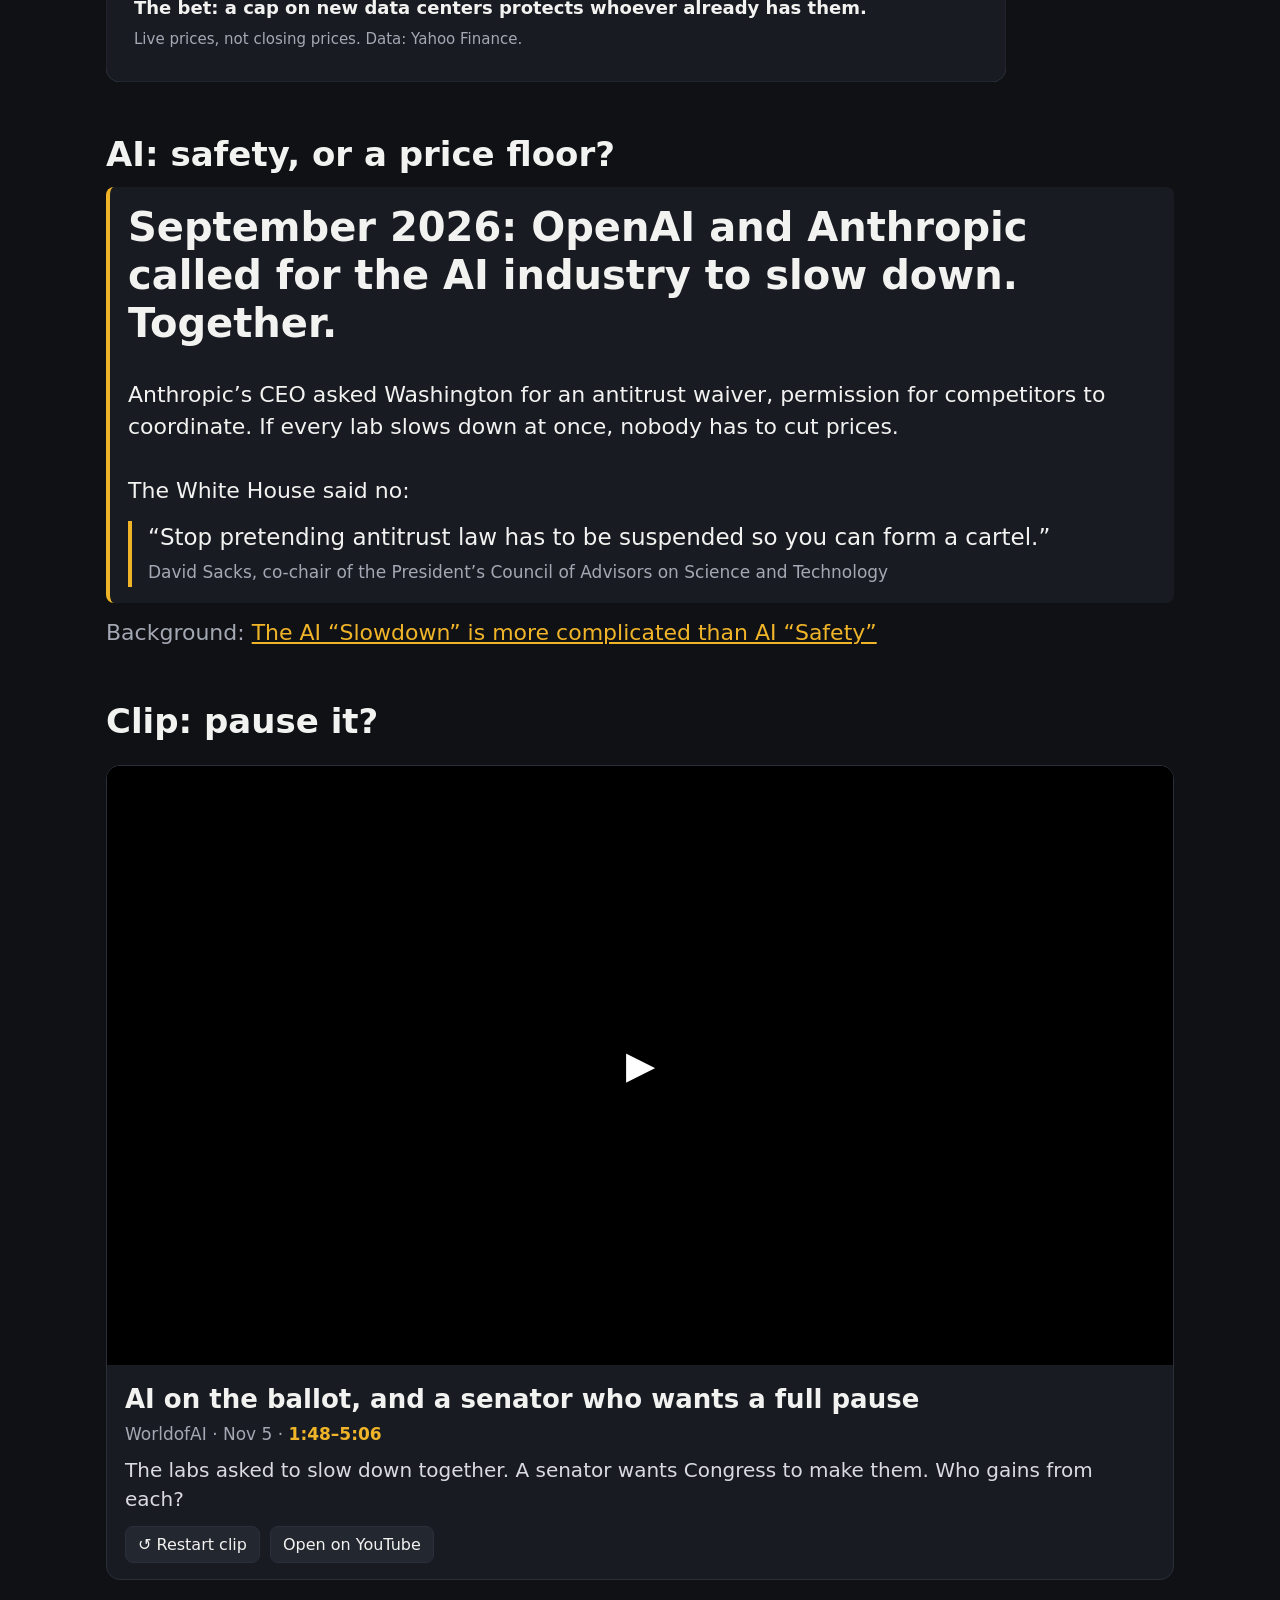
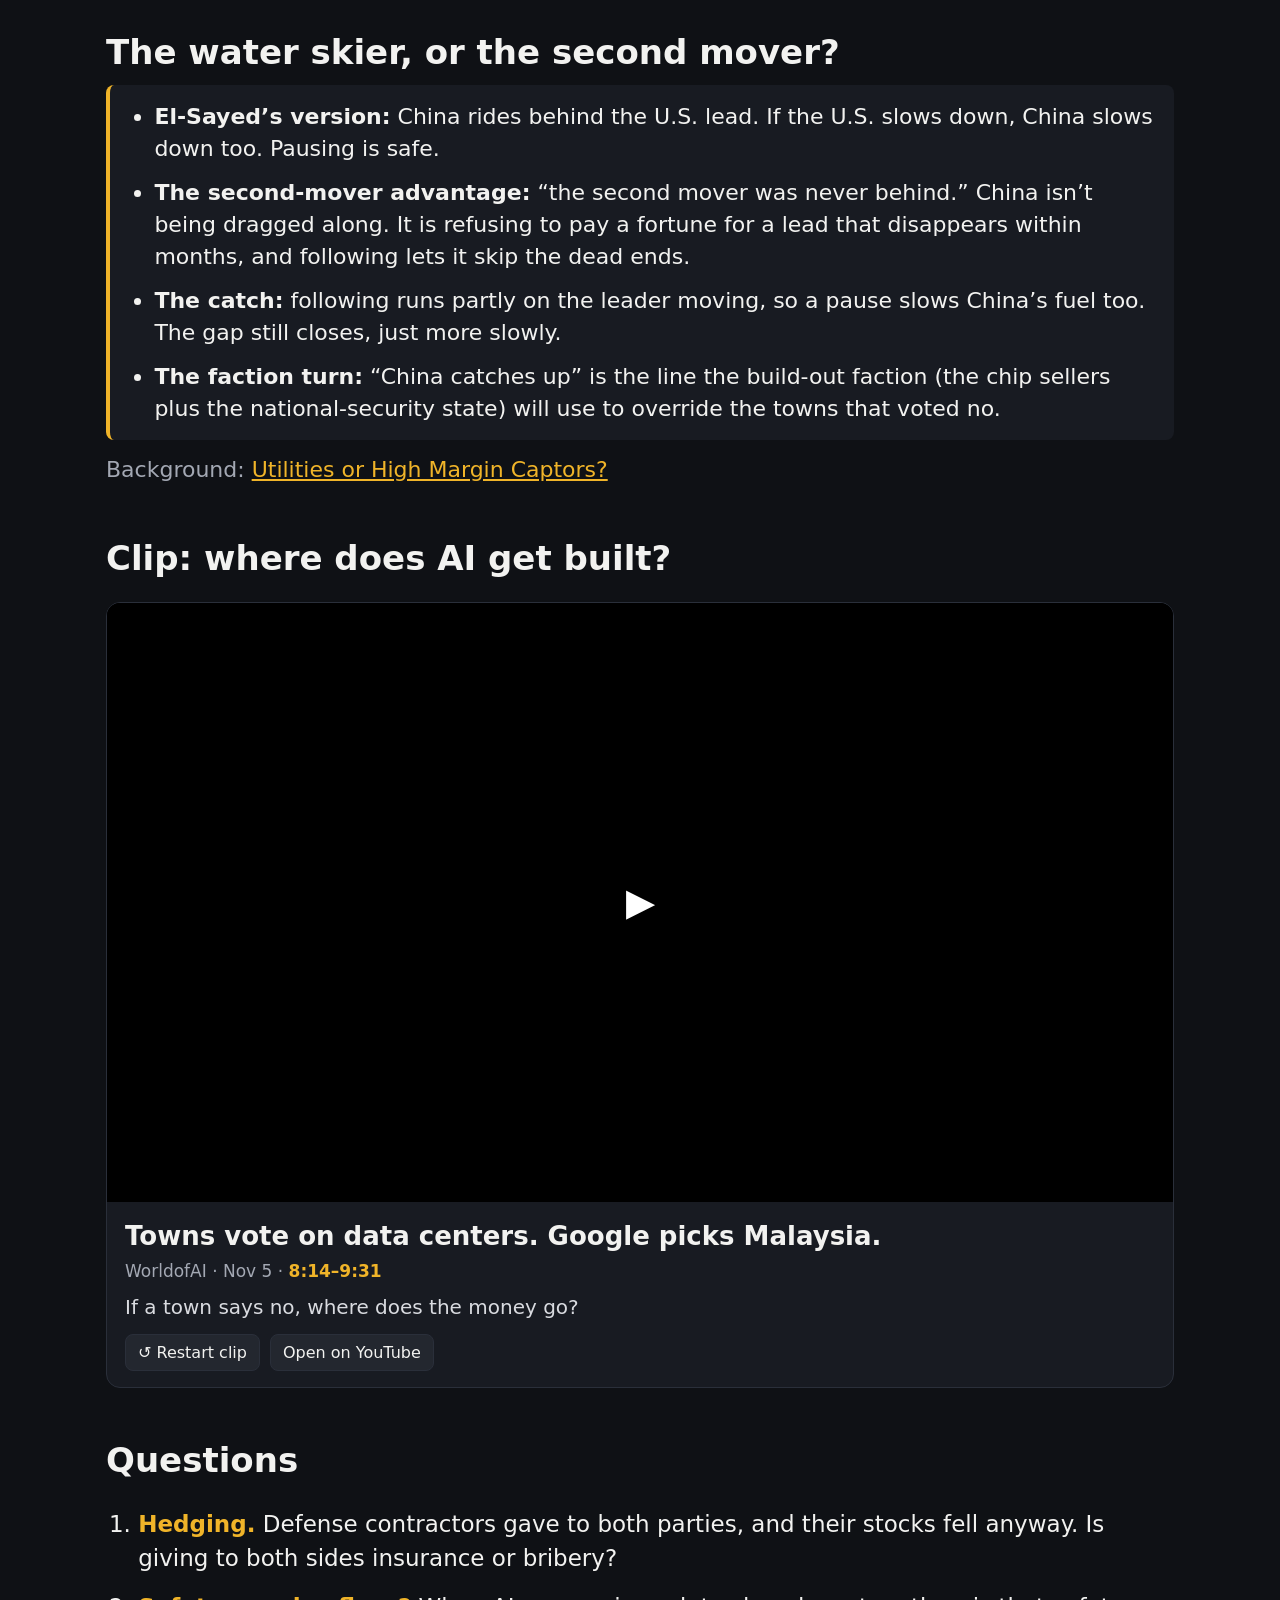
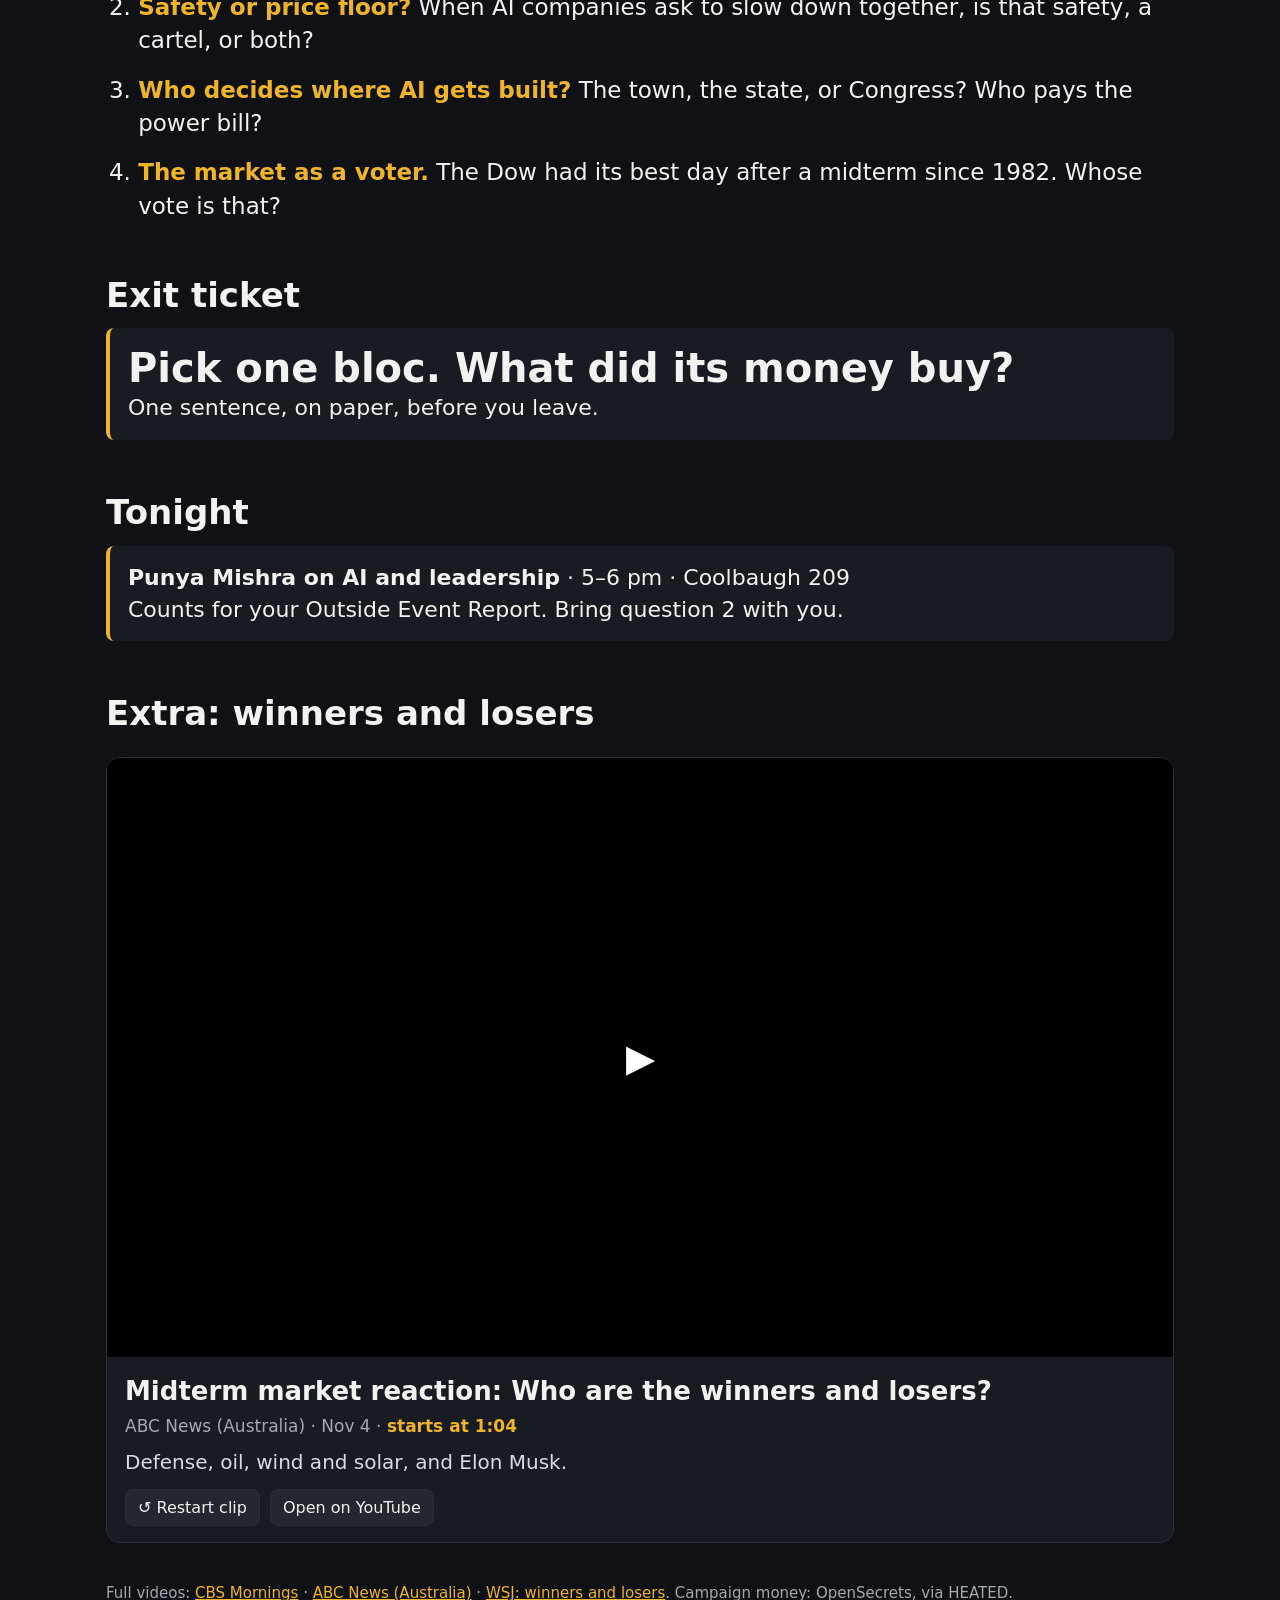
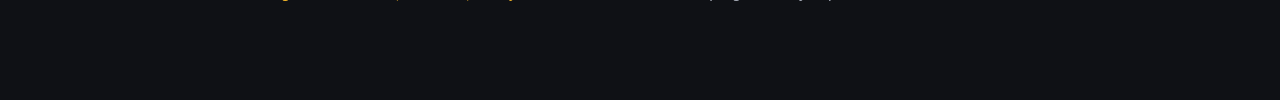
<file: class/nhv/nov-5/index.html>
<!doctype html>
<html lang="en">
<head>
<meta charset="utf-8">
<meta name="viewport" content="width=device-width, initial-scale=1">
<meta name="robots" content="noindex, nofollow">
<title>NHV · Thu Nov 5</title>
<style>
  :root {
    --bg: #0f1115; --panel: #181b22; --ink: #f2f2f0; --muted: #a3a8b3;
    --accent: #f0b429; --line: #2a2f3a; --btn: #23272f;
  }
  * { box-sizing: border-box; }
  body { margin: 0; background: var(--bg); color: var(--ink);
         font: 20px/1.45 system-ui, -apple-system, "Segoe UI", Roboto, sans-serif; }
  main { max-width: 1100px; margin: 0 auto; padding: 28px 16px 80px; }
  header { border-bottom: 1px solid var(--line); padding-bottom: 18px; margin-bottom: 20px; }
  .kicker { color: var(--accent); font-weight: 700; letter-spacing: .06em; text-transform: uppercase; font-size: 15px; }
  h1 { font-size: clamp(32px, 5vw, 56px); line-height: 1.08; margin: 6px 0 10px; }
  h2 { font-size: clamp(24px, 3vw, 34px); margin: 48px 0 8px; }
  .sub { color: var(--muted); margin: 0; font-size: 22px; }
  a { color: var(--accent); }

  .today { display: flex; flex-wrap: wrap; gap: 10px; margin: 0; padding: 0; list-style: none; counter-reset: s; }
  .today li { counter-increment: s; background: var(--panel); border: 1px solid var(--line); border-radius: 999px;
              padding: 6px 16px 6px 8px; font-size: 18px; }
  .today li::before { content: counter(s); display: inline-block; width: 26px; height: 26px; line-height: 26px;
              text-align: center; border-radius: 50%; background: var(--accent); color: #111; font-weight: 800;
              margin-right: 8px; font-size: 15px; }

  .cards { display: grid; grid-template-columns: repeat(auto-fit, minmax(280px, 1fr)); gap: 14px; }
  .card { background: var(--panel); border: 1px solid var(--line); border-radius: 14px; padding: 18px; font-size: 21px; }
  .card h3 { margin: 0 0 6px; color: var(--accent); font-size: 24px; }

  .clip { background: var(--panel); border: 1px solid var(--line); border-radius: 14px; margin: 18px 0; overflow: hidden; }
  .clip-head { padding: 16px 18px 4px; }
  .clip-title { font-weight: 800; font-size: 26px; display: block; }
  .clip-src { color: var(--muted); font-size: 17px; }
  .range { color: var(--accent); font-weight: 700; font-variant-numeric: tabular-nums; }
  .clip-note { padding: 4px 18px 0; font-size: 20px; color: #d9dbe0; }
  .player { position: relative; aspect-ratio: 16 / 9; background: #000; }
  .player iframe { position: absolute; inset: 0; width: 100%; height: 100%; border: 0; }
  .facade { position: absolute; inset: 0; width: 100%; height: 100%; border: 0; padding: 0; cursor: pointer;
            background: #000 center / cover no-repeat; }
  .facade::after { content: "▶"; position: absolute; left: 50%; top: 50%; transform: translate(-50%, -50%);
            width: 104px; height: 72px; border-radius: 16px; background: rgba(0,0,0,.72); color: #fff;
            font-size: 38px; line-height: 72px; text-align: center; }
  .facade:hover::after { background: #c00; }
  .tools { display: flex; flex-wrap: wrap; gap: 10px; padding: 12px 18px 16px; font-size: 16px; }
  .tools button, .tools a { background: var(--btn); color: var(--ink); border: 1px solid var(--line);
            border-radius: 8px; padding: 6px 12px; font: inherit; cursor: pointer; text-decoration: none; }
  .tools button:hover, .tools a:hover { border-color: var(--accent); }

  .callout { background: var(--panel); border-left: 4px solid var(--accent); padding: 16px 18px; border-radius: 8px; font-size: 22px; }
  ol.qs { padding-left: 1.4em; font-size: 23px; }
  ol.qs li { margin: 0 0 16px; }
  ol.qs strong { color: var(--accent); }
  .steps { display: grid; grid-template-columns: repeat(auto-fit, minmax(260px, 1fr)); gap: 14px; }
  .steps .card h3::before { color: var(--muted); font-weight: 600; margin-right: 6px; }
  .note { color: var(--muted); font-size: 15px; margin-top: 40px; }
  @media (max-width: 600px) { body { font-size: 18px; } .card, .callout, ol.qs { font-size: 19px; } }
  .headline { max-width: 760px; width: 100%; border-radius: 12px; display: block; margin: 14px 0 6px; }
  .big { font-size: clamp(26px, 3.4vw, 40px); font-weight: 800; line-height: 1.2; }
  blockquote { margin: 14px 0 0; padding: 0 0 0 16px; border-left: 4px solid var(--accent); font-size: 23px; }
</style>
</head>
<body>
<main>
  <header>
    <div class="kicker">NHV · Nature and Human Values · Thu Nov 5</div>
    <h1>Who paid, who won</h1>
    <p class="sub">Elections are when business blocs regroup. The markets price the new lineup overnight.</p>
  </header>

  <ul class="today">
    <li>The headline</li>
    <li>CBS clip</li>
    <li>Oil</li>
    <li>Hospitals</li>
    <li>AI</li>
    <li>Questions</li>
    <li>Exit ticket</li>
  </ul>

  <h2>The day after: Wall Street Journal, Nov 4</h2>
  <img class="headline" src="wsj-headline.jpg" alt="Wall Street Journal headline: The Blue Wave Sets Off a Potential Regime Change in Markets. U.S. stock indexes surge on hope that legislative gridlock, an AI slowdown and checks on presidential power will mark the start of a new era for the economy.">
  <p class="sub">Read the subhead again: <strong>&ldquo;an AI slowdown.&rdquo;</strong> Hold onto that.</p>

  <h2>Clip: the market the morning after</h2>
  <div class="clip" data-id="cekMYubSeT4" data-start="0">
    <div class="clip-head">
      <span class="clip-title">Stock market surges after Democrats&rsquo; midterm wins</span>
      <span class="clip-src">CBS Mornings · Nov 4 · 2:41 · <span class="range"></span></span>
    </div>
    <div class="clip-note">Write down every industry she names. Who won? Who lost?</div>
  </div>

  <h2>Who paid, who won</h2>
  <p class="sub">Cards: Nov 4 close vs. Nov 3 close. Charts: Nov 3 close to Thursday afternoon.</p>
  <div class="cards" style="margin-top:14px">
    <div class="card"><h3>Oil &amp; gas</h3>Gave <strong>97%</strong> of its <strong>$188 million</strong> in federal campaign money to Republicans. Republicans lost both chambers. Next day, U.S. crude oil fell <strong>8.4%</strong>.</div>
    <div class="card"><h3>Hospitals</h3>Gave to incumbents in <strong>both</strong> parties. Next day: HCA <strong>+10%</strong>, Centene <strong>+13%</strong>. Their revenue runs on Medicaid.</div>
    <div class="card"><h3>AI</h3>Companies that <strong>sell</strong> computing power fell (Nvidia &minus;3%, CoreWeave &minus;10%). Companies that <strong>buy</strong> it rose (Apple +5%, Microsoft +7%, Amazon +6%).</div>
  </div>
  <div style="max-width:900px;margin:22px 0 0">
<svg xmlns="http://www.w3.org/2000/svg" viewBox="0 0 900 672" width="100%" role="img" aria-label="Since election day: who's up, who's down. Change since the Nov 3 close, as of 2:48 pm ET, Nov 5. HCA +9.2%; Centene +9.2%; Dollar Tree +4.6%; Amazon +4.1%; Apple +3.9%; Microsoft +3.6%; Solar +2.0%; Banks +0.8%; Whole market −2.0%; Crude oil −5.4%; Oil &amp; gas −5.8%; Lockheed Martin −9.3%; Nvidia −10.7%; CoreWeave −17.5%; Dell −19.4%" style="font-family:system-ui,-apple-system,'Segoe UI',Roboto,sans-serif;display:block">
<rect width="900" height="672" rx="14" fill="#181b22" stroke="#2a2f3a"/>
<text x="28" y="44" fill="#f2f2f0" font-size="28" font-weight="800">Since election day: who's up, who's down</text>
<text x="28" y="74" fill="#a3a8b3" font-size="18">Change in price, Nov 3 close to 2:48 pm ET, Nov 5</text>
<rect x="600" y="60" width="14" height="14" rx="3" fill="#4a8ee8"/><text x="620" y="73" fill="#a3a8b3" font-size="17">up</text>
<rect x="660" y="60" width="14" height="14" rx="3" fill="#e45f52"/><text x="680" y="73" fill="#a3a8b3" font-size="17">down</text>
<rect x="740" y="60" width="14" height="14" rx="3" fill="#8a8f99"/><text x="760" y="73" fill="#a3a8b3" font-size="17">whole market</text>
<g><title>HCA: +9.2%</title>
<text x="330" y="114.5" text-anchor="end" font-size="19"><tspan fill="#f2f2f0" font-weight="700">HCA</tspan><tspan fill="#a3a8b3"> · hospitals</tspan></text>
<path d="M675.9,97.0 H796.0 Q800.0,97.0 800.0,101.0 V115.0 Q800.0,119.0 796.0,119.0 H675.9 Z" fill="#4a8ee8"/>
<text x="808.0" y="114.5" fill="#f2f2f0" font-size="18" font-weight="700">+9.2%</text>
</g>
<g><title>Centene: +9.2%</title>
<text x="330" y="146.5" text-anchor="end" font-size="19"><tspan fill="#f2f2f0" font-weight="700">Centene</tspan><tspan fill="#a3a8b3"> · Medicaid insurer</tspan></text>
<path d="M675.9,129.0 H794.9 Q798.9,129.0 798.9,133.0 V147.0 Q798.9,151.0 794.9,151.0 H675.9 Z" fill="#4a8ee8"/>
<text x="806.9" y="146.5" fill="#f2f2f0" font-size="18" font-weight="700">+9.2%</text>
</g>
<g><title>Dollar Tree: +4.6%</title>
<text x="330" y="178.5" text-anchor="end" font-size="19"><tspan fill="#f2f2f0" font-weight="700">Dollar Tree</tspan><tspan fill="#a3a8b3"> · discount stores</tspan></text>
<path d="M675.9,161.0 H733.6 Q737.6,161.0 737.6,165.0 V179.0 Q737.6,183.0 733.6,183.0 H675.9 Z" fill="#4a8ee8"/>
<text x="745.6" y="178.5" fill="#f2f2f0" font-size="18" font-weight="700">+4.6%</text>
</g>
<g><title>Amazon: +4.1%</title>
<text x="330" y="210.5" text-anchor="end" font-size="19"><tspan fill="#f2f2f0" font-weight="700">Amazon</tspan><tspan fill="#a3a8b3"> · buys AI computing</tspan></text>
<path d="M675.9,193.0 H727.2 Q731.2,193.0 731.2,197.0 V211.0 Q731.2,215.0 727.2,215.0 H675.9 Z" fill="#4a8ee8"/>
<text x="739.2" y="210.5" fill="#f2f2f0" font-size="18" font-weight="700">+4.1%</text>
</g>
<g><title>Apple: +3.9%</title>
<text x="330" y="242.5" text-anchor="end" font-size="19"><tspan fill="#f2f2f0" font-weight="700">Apple</tspan><tspan fill="#a3a8b3"> · iPhone maker</tspan></text>
<path d="M675.9,225.0 H724.1 Q728.1,225.0 728.1,229.0 V243.0 Q728.1,247.0 724.1,247.0 H675.9 Z" fill="#4a8ee8"/>
<text x="736.1" y="242.5" fill="#f2f2f0" font-size="18" font-weight="700">+3.9%</text>
</g>
<g><title>Microsoft: +3.6%</title>
<text x="330" y="274.5" text-anchor="end" font-size="19"><tspan fill="#f2f2f0" font-weight="700">Microsoft</tspan><tspan fill="#a3a8b3"> · buys AI computing</tspan></text>
<path d="M675.9,257.0 H720.1 Q724.1,257.0 724.1,261.0 V275.0 Q724.1,279.0 720.1,279.0 H675.9 Z" fill="#4a8ee8"/>
<text x="732.1" y="274.5" fill="#f2f2f0" font-size="18" font-weight="700">+3.6%</text>
</g>
<g><title>Solar: +2.0%</title>
<text x="330" y="306.5" text-anchor="end" font-size="19"><tspan fill="#f2f2f0" font-weight="700">Solar</tspan><tspan fill="#a3a8b3"> · sector fund</tspan></text>
<path d="M675.9,289.0 H698.9 Q702.9,289.0 702.9,293.0 V307.0 Q702.9,311.0 698.9,311.0 H675.9 Z" fill="#4a8ee8"/>
<text x="710.9" y="306.5" fill="#f2f2f0" font-size="18" font-weight="700">+2.0%</text>
</g>
<g><title>Banks: +0.8%</title>
<text x="330" y="338.5" text-anchor="end" font-size="19"><tspan fill="#f2f2f0" font-weight="700">Banks</tspan><tspan fill="#a3a8b3"> · sector fund</tspan></text>
<path d="M675.9,321.0 H682.7 Q686.7,321.0 686.7,325.0 V339.0 Q686.7,343.0 682.7,343.0 H675.9 Z" fill="#4a8ee8"/>
<text x="694.7" y="338.5" fill="#f2f2f0" font-size="18" font-weight="700">+0.8%</text>
</g>
<g><title>Whole market: −2.0%</title>
<text x="330" y="370.5" text-anchor="end" font-size="19"><tspan fill="#f2f2f0" font-weight="700">Whole market</tspan><tspan fill="#a3a8b3"> · S&amp;P 500</tspan></text>
<path d="M675.9,353.0 H652.7 Q648.7,353.0 648.7,357.0 V371.0 Q648.7,375.0 652.7,375.0 H675.9 Z" fill="#8a8f99"/>
<text x="640.7" y="370.5" text-anchor="end" fill="#f2f2f0" font-size="18" font-weight="700">−2.0%</text>
</g>
<g><title>Crude oil: −5.4%</title>
<text x="330" y="402.5" text-anchor="end" font-size="19"><tspan fill="#f2f2f0" font-weight="700">Crude oil</tspan><tspan fill="#a3a8b3"> · price per barrel</tspan></text>
<path d="M675.9,385.0 H607.0 Q603.0,385.0 603.0,389.0 V403.0 Q603.0,407.0 607.0,407.0 H675.9 Z" fill="#e45f52"/>
<text x="595.0" y="402.5" text-anchor="end" fill="#f2f2f0" font-size="18" font-weight="700">−5.4%</text>
</g>
<g><title>Oil &amp; gas: −5.8%</title>
<text x="330" y="434.5" text-anchor="end" font-size="19"><tspan fill="#f2f2f0" font-weight="700">Oil &amp; gas</tspan><tspan fill="#a3a8b3"> · sector fund</tspan></text>
<path d="M675.9,417.0 H602.0 Q598.0,417.0 598.0,421.0 V435.0 Q598.0,439.0 602.0,439.0 H675.9 Z" fill="#e45f52"/>
<text x="590.0" y="434.5" text-anchor="end" fill="#f2f2f0" font-size="18" font-weight="700">−5.8%</text>
</g>
<g><title>Lockheed Martin: −9.3%</title>
<text x="330" y="466.5" text-anchor="end" font-size="19"><tspan fill="#f2f2f0" font-weight="700">Lockheed Martin</tspan><tspan fill="#a3a8b3"> · defense</tspan></text>
<path d="M675.9,449.0 H555.5 Q551.5,449.0 551.5,453.0 V467.0 Q551.5,471.0 555.5,471.0 H675.9 Z" fill="#e45f52"/>
<text x="543.5" y="466.5" text-anchor="end" fill="#f2f2f0" font-size="18" font-weight="700">−9.3%</text>
</g>
<g><title>Nvidia: −10.7%</title>
<text x="330" y="498.5" text-anchor="end" font-size="19"><tspan fill="#f2f2f0" font-weight="700">Nvidia</tspan><tspan fill="#a3a8b3"> · AI chips</tspan></text>
<path d="M675.9,481.0 H536.2 Q532.2,481.0 532.2,485.0 V499.0 Q532.2,503.0 536.2,503.0 H675.9 Z" fill="#e45f52"/>
<text x="524.2" y="498.5" text-anchor="end" fill="#f2f2f0" font-size="18" font-weight="700">−10.7%</text>
</g>
<g><title>CoreWeave: −17.5%</title>
<text x="330" y="530.5" text-anchor="end" font-size="19"><tspan fill="#f2f2f0" font-weight="700">CoreWeave</tspan><tspan fill="#a3a8b3"> · rents out AI computing</tspan></text>
<path d="M675.9,513.0 H444.3 Q440.3,513.0 440.3,517.0 V531.0 Q440.3,535.0 444.3,535.0 H675.9 Z" fill="#e45f52"/>
<text x="432.3" y="530.5" text-anchor="end" fill="#f2f2f0" font-size="18" font-weight="700">−17.5%</text>
</g>
<g><title>Dell: −19.4%</title>
<text x="330" y="562.5" text-anchor="end" font-size="19"><tspan fill="#f2f2f0" font-weight="700">Dell</tspan><tspan fill="#a3a8b3"> · AI servers</tspan></text>
<path d="M675.9,545.0 H419.0 Q415.0,545.0 415.0,549.0 V563.0 Q415.0,567.0 419.0,567.0 H675.9 Z" fill="#e45f52"/>
<text x="407.0" y="562.5" text-anchor="end" fill="#f2f2f0" font-size="18" font-weight="700">−19.4%</text>
</g>
<line x1="675.9" x2="675.9" y1="96" y2="576.0" stroke="#a3a8b3" stroke-width="1.5"/>
<text x="28" y="612.0" fill="#a3a8b3" font-size="15">Sector funds: TAN (solar), XLF (banks), XLE (oil &amp; gas). Crude oil = WTI futures.</text>
<text x="28" y="634.0" fill="#a3a8b3" font-size="15">Live prices, not closing prices. Data: Yahoo Finance.</text>
</svg>
  </div>
  <div style="max-width:900px;margin:22px 0 0">
<svg xmlns="http://www.w3.org/2000/svg" viewBox="0 0 900 1184" width="100%" role="img" aria-label="Since election day: by sector. Change since the Nov 3 close, as of 2:48 pm ET, Nov 5. HCA +9.2%; Centene +9.2%; Molina +4.8%; First Solar +6.6%; Dollar Tree +4.6%; Walmart +3.4%; Amazon +4.1%; Apple +3.9%; Microsoft +3.6%; Alphabet +1.9%; Bank of America +0.6%; JPMorgan −0.3%; S&amp;P 500 −2.0%; Chevron −3.9%; ConocoPhillips −4.8%; Exxon −5.1%; Northrop Grumman −4.7%; Lockheed Martin −9.3%; Nvidia −10.7%; CoreWeave −17.5%; Dell −19.4%" style="font-family:system-ui,-apple-system,'Segoe UI',Roboto,sans-serif;display:block">
<rect width="900" height="1184" rx="14" fill="#181b22" stroke="#2a2f3a"/>
<text x="28" y="44" fill="#f2f2f0" font-size="28" font-weight="800">Since election day: by sector</text>
<text x="28" y="74" fill="#a3a8b3" font-size="18">Change in price, Nov 3 close to 2:48 pm ET, Nov 5</text>
<rect x="600" y="60" width="14" height="14" rx="3" fill="#4a8ee8"/><text x="620" y="73" fill="#a3a8b3" font-size="17">up</text>
<rect x="660" y="60" width="14" height="14" rx="3" fill="#e45f52"/><text x="680" y="73" fill="#a3a8b3" font-size="17">down</text>
<rect x="740" y="60" width="14" height="14" rx="3" fill="#8a8f99"/><text x="760" y="73" fill="#a3a8b3" font-size="17">whole market</text>
<text x="28" y="121.0" font-size="17" font-weight="800" letter-spacing="0.06em"><tspan fill="#f0b429">HEALTH CARE</tspan><tspan fill="#a3a8b3" font-weight="400" letter-spacing="0"> · runs on Medicaid</tspan></text>
<line x1="28" x2="872" y1="129.0" y2="129.0" stroke="#2a2f3a"/>
<g><title>HCA: +9.2%</title>
<text x="250" y="152.5" text-anchor="end" font-size="19"><tspan fill="#f2f2f0" font-weight="600">HCA</tspan></text>
<path d="M650.1,135.0 H796.0 Q800.0,135.0 800.0,139.0 V153.0 Q800.0,157.0 796.0,157.0 H650.1 Z" fill="#4a8ee8"/>
<text x="808.0" y="152.5" fill="#f2f2f0" font-size="18" font-weight="700">+9.2%</text>
</g>
<g><title>Centene: +9.2%</title>
<text x="250" y="184.5" text-anchor="end" font-size="19"><tspan fill="#f2f2f0" font-weight="600">Centene</tspan></text>
<path d="M650.1,167.0 H794.7 Q798.7,167.0 798.7,171.0 V185.0 Q798.7,189.0 794.7,189.0 H650.1 Z" fill="#4a8ee8"/>
<text x="806.7" y="184.5" fill="#f2f2f0" font-size="18" font-weight="700">+9.2%</text>
</g>
<g><title>Molina: +4.8%</title>
<text x="250" y="216.5" text-anchor="end" font-size="19"><tspan fill="#f2f2f0" font-weight="600">Molina</tspan></text>
<path d="M650.1,199.0 H723.2 Q727.2,199.0 727.2,203.0 V217.0 Q727.2,221.0 723.2,221.0 H650.1 Z" fill="#4a8ee8"/>
<text x="735.2" y="216.5" fill="#f2f2f0" font-size="18" font-weight="700">+4.8%</text>
</g>
<text x="28" y="255.0" font-size="17" font-weight="800" letter-spacing="0.06em"><tspan fill="#f0b429">SOLAR</tspan></text>
<line x1="28" x2="872" y1="263.0" y2="263.0" stroke="#2a2f3a"/>
<g><title>First Solar: +6.6%</title>
<text x="250" y="286.5" text-anchor="end" font-size="19"><tspan fill="#f2f2f0" font-weight="600">First Solar</tspan></text>
<path d="M650.1,269.0 H752.5 Q756.5,269.0 756.5,273.0 V287.0 Q756.5,291.0 752.5,291.0 H650.1 Z" fill="#4a8ee8"/>
<text x="764.5" y="286.5" fill="#f2f2f0" font-size="18" font-weight="700">+6.6%</text>
</g>
<text x="28" y="325.0" font-size="17" font-weight="800" letter-spacing="0.06em"><tspan fill="#f0b429">DISCOUNT RETAIL</tspan></text>
<line x1="28" x2="872" y1="333.0" y2="333.0" stroke="#2a2f3a"/>
<g><title>Dollar Tree: +4.6%</title>
<text x="250" y="356.5" text-anchor="end" font-size="19"><tspan fill="#f2f2f0" font-weight="600">Dollar Tree</tspan></text>
<path d="M650.1,339.0 H720.7 Q724.7,339.0 724.7,343.0 V357.0 Q724.7,361.0 720.7,361.0 H650.1 Z" fill="#4a8ee8"/>
<text x="732.7" y="356.5" fill="#f2f2f0" font-size="18" font-weight="700">+4.6%</text>
</g>
<g><title>Walmart: +3.4%</title>
<text x="250" y="388.5" text-anchor="end" font-size="19"><tspan fill="#f2f2f0" font-weight="600">Walmart</tspan></text>
<path d="M650.1,371.0 H701.7 Q705.7,371.0 705.7,375.0 V389.0 Q705.7,393.0 701.7,393.0 H650.1 Z" fill="#4a8ee8"/>
<text x="713.7" y="388.5" fill="#f2f2f0" font-size="18" font-weight="700">+3.4%</text>
</g>
<text x="28" y="427.0" font-size="17" font-weight="800" letter-spacing="0.06em"><tspan fill="#f0b429">BIG TECH</tspan><tspan fill="#a3a8b3" font-weight="400" letter-spacing="0"> · buys AI computing</tspan></text>
<line x1="28" x2="872" y1="435.0" y2="435.0" stroke="#2a2f3a"/>
<g><title>Amazon: +4.1%</title>
<text x="250" y="458.5" text-anchor="end" font-size="19"><tspan fill="#f2f2f0" font-weight="600">Amazon</tspan></text>
<path d="M650.1,441.0 H712.9 Q716.9,441.0 716.9,445.0 V459.0 Q716.9,463.0 712.9,463.0 H650.1 Z" fill="#4a8ee8"/>
<text x="724.9" y="458.5" fill="#f2f2f0" font-size="18" font-weight="700">+4.1%</text>
</g>
<g><title>Apple: +3.9%</title>
<text x="250" y="490.5" text-anchor="end" font-size="19"><tspan fill="#f2f2f0" font-weight="600">Apple</tspan></text>
<path d="M650.1,473.0 H709.2 Q713.2,473.0 713.2,477.0 V491.0 Q713.2,495.0 709.2,495.0 H650.1 Z" fill="#4a8ee8"/>
<text x="721.2" y="490.5" fill="#f2f2f0" font-size="18" font-weight="700">+3.9%</text>
</g>
<g><title>Microsoft: +3.6%</title>
<text x="250" y="522.5" text-anchor="end" font-size="19"><tspan fill="#f2f2f0" font-weight="600">Microsoft</tspan></text>
<path d="M650.1,505.0 H704.3 Q708.3,505.0 708.3,509.0 V523.0 Q708.3,527.0 704.3,527.0 H650.1 Z" fill="#4a8ee8"/>
<text x="716.3" y="522.5" fill="#f2f2f0" font-size="18" font-weight="700">+3.6%</text>
</g>
<g><title>Alphabet: +1.9%</title>
<text x="250" y="554.5" text-anchor="end" font-size="19"><tspan fill="#f2f2f0" font-weight="600">Alphabet</tspan></text>
<path d="M650.1,537.0 H676.4 Q680.4,537.0 680.4,541.0 V555.0 Q680.4,559.0 676.4,559.0 H650.1 Z" fill="#4a8ee8"/>
<text x="688.4" y="554.5" fill="#f2f2f0" font-size="18" font-weight="700">+1.9%</text>
</g>
<text x="28" y="593.0" font-size="17" font-weight="800" letter-spacing="0.06em"><tspan fill="#f0b429">BANKS</tspan></text>
<line x1="28" x2="872" y1="601.0" y2="601.0" stroke="#2a2f3a"/>
<g><title>Bank of America: +0.6%</title>
<text x="250" y="624.5" text-anchor="end" font-size="19"><tspan fill="#f2f2f0" font-weight="600">Bank of America</tspan></text>
<path d="M650.1,607.0 H656.4 Q660.4,607.0 660.4,611.0 V625.0 Q660.4,629.0 656.4,629.0 H650.1 Z" fill="#4a8ee8"/>
<text x="668.4" y="624.5" fill="#f2f2f0" font-size="18" font-weight="700">+0.6%</text>
</g>
<g><title>JPMorgan: −0.3%</title>
<text x="250" y="656.5" text-anchor="end" font-size="19"><tspan fill="#f2f2f0" font-weight="600">JPMorgan</tspan></text>
<path d="M650.1,639.0 H648.0 Q645.8,639.0 645.8,641.2 V658.8 Q645.8,661.0 648.0,661.0 H650.1 Z" fill="#e45f52"/>
<text x="637.8" y="656.5" text-anchor="end" fill="#f2f2f0" font-size="18" font-weight="700">−0.3%</text>
</g>
<text x="28" y="695.0" font-size="17" font-weight="800" letter-spacing="0.06em"><tspan fill="#f0b429">WHOLE MARKET</tspan></text>
<line x1="28" x2="872" y1="703.0" y2="703.0" stroke="#2a2f3a"/>
<g><title>S&amp;P 500: −2.0%</title>
<text x="250" y="726.5" text-anchor="end" font-size="19"><tspan fill="#f2f2f0" font-weight="600">S&amp;P 500</tspan></text>
<path d="M650.1,709.0 H621.3 Q617.3,709.0 617.3,713.0 V727.0 Q617.3,731.0 621.3,731.0 H650.1 Z" fill="#8a8f99"/>
<text x="609.3" y="726.5" text-anchor="end" fill="#f2f2f0" font-size="18" font-weight="700">−2.0%</text>
</g>
<text x="28" y="765.0" font-size="17" font-weight="800" letter-spacing="0.06em"><tspan fill="#f0b429">OIL &amp; GAS</tspan></text>
<line x1="28" x2="872" y1="773.0" y2="773.0" stroke="#2a2f3a"/>
<g><title>Chevron: −3.9%</title>
<text x="250" y="796.5" text-anchor="end" font-size="19"><tspan fill="#f2f2f0" font-weight="600">Chevron</tspan></text>
<path d="M650.1,779.0 H590.6 Q586.6,779.0 586.6,783.0 V797.0 Q586.6,801.0 590.6,801.0 H650.1 Z" fill="#e45f52"/>
<text x="578.6" y="796.5" text-anchor="end" fill="#f2f2f0" font-size="18" font-weight="700">−3.9%</text>
</g>
<g><title>ConocoPhillips: −4.8%</title>
<text x="250" y="828.5" text-anchor="end" font-size="19"><tspan fill="#f2f2f0" font-weight="600">ConocoPhillips</tspan></text>
<path d="M650.1,811.0 H575.6 Q571.6,811.0 571.6,815.0 V829.0 Q571.6,833.0 575.6,833.0 H650.1 Z" fill="#e45f52"/>
<text x="563.6" y="828.5" text-anchor="end" fill="#f2f2f0" font-size="18" font-weight="700">−4.8%</text>
</g>
<g><title>Exxon: −5.1%</title>
<text x="250" y="860.5" text-anchor="end" font-size="19"><tspan fill="#f2f2f0" font-weight="600">Exxon</tspan></text>
<path d="M650.1,843.0 H572.2 Q568.2,843.0 568.2,847.0 V861.0 Q568.2,865.0 572.2,865.0 H650.1 Z" fill="#e45f52"/>
<text x="560.2" y="860.5" text-anchor="end" fill="#f2f2f0" font-size="18" font-weight="700">−5.1%</text>
</g>
<text x="28" y="899.0" font-size="17" font-weight="800" letter-spacing="0.06em"><tspan fill="#f0b429">DEFENSE</tspan></text>
<line x1="28" x2="872" y1="907.0" y2="907.0" stroke="#2a2f3a"/>
<g><title>Northrop Grumman: −4.7%</title>
<text x="250" y="930.5" text-anchor="end" font-size="19"><tspan fill="#f2f2f0" font-weight="600">Northrop Grumman</tspan></text>
<path d="M650.1,913.0 H577.5 Q573.5,913.0 573.5,917.0 V931.0 Q573.5,935.0 577.5,935.0 H650.1 Z" fill="#e45f52"/>
<text x="565.5" y="930.5" text-anchor="end" fill="#f2f2f0" font-size="18" font-weight="700">−4.7%</text>
</g>
<g><title>Lockheed Martin: −9.3%</title>
<text x="250" y="962.5" text-anchor="end" font-size="19"><tspan fill="#f2f2f0" font-weight="600">Lockheed Martin</tspan></text>
<path d="M650.1,945.0 H503.9 Q499.9,945.0 499.9,949.0 V963.0 Q499.9,967.0 503.9,967.0 H650.1 Z" fill="#e45f52"/>
<text x="491.9" y="962.5" text-anchor="end" fill="#f2f2f0" font-size="18" font-weight="700">−9.3%</text>
</g>
<text x="28" y="1001.0" font-size="17" font-weight="800" letter-spacing="0.06em"><tspan fill="#f0b429">AI BUILDERS</tspan><tspan fill="#a3a8b3" font-weight="400" letter-spacing="0"> · sell AI computing</tspan></text>
<line x1="28" x2="872" y1="1009.0" y2="1009.0" stroke="#2a2f3a"/>
<g><title>Nvidia: −10.7%</title>
<text x="250" y="1032.5" text-anchor="end" font-size="19"><tspan fill="#f2f2f0" font-weight="600">Nvidia</tspan></text>
<path d="M650.1,1015.0 H480.6 Q476.6,1015.0 476.6,1019.0 V1033.0 Q476.6,1037.0 480.6,1037.0 H650.1 Z" fill="#e45f52"/>
<text x="468.6" y="1032.5" text-anchor="end" fill="#f2f2f0" font-size="18" font-weight="700">−10.7%</text>
</g>
<g><title>CoreWeave: −17.5%</title>
<text x="250" y="1064.5" text-anchor="end" font-size="19"><tspan fill="#f2f2f0" font-weight="600">CoreWeave</tspan></text>
<path d="M650.1,1047.0 H369.5 Q365.5,1047.0 365.5,1051.0 V1065.0 Q365.5,1069.0 369.5,1069.0 H650.1 Z" fill="#e45f52"/>
<text x="357.5" y="1064.5" text-anchor="end" fill="#f2f2f0" font-size="18" font-weight="700">−17.5%</text>
</g>
<g><title>Dell: −19.4%</title>
<text x="250" y="1096.5" text-anchor="end" font-size="19"><tspan fill="#f2f2f0" font-weight="600">Dell</tspan></text>
<path d="M650.1,1079.0 H339.0 Q335.0,1079.0 335.0,1083.0 V1097.0 Q335.0,1101.0 339.0,1101.0 H650.1 Z" fill="#e45f52"/>
<text x="327.0" y="1096.5" text-anchor="end" fill="#f2f2f0" font-size="18" font-weight="700">−19.4%</text>
</g>
<line x1="650.1" x2="650.1" y1="96" y2="1110.0" stroke="#a3a8b3" stroke-width="1.5"/>
<text x="28" y="1146.0" fill="#a3a8b3" font-size="15">Live prices, not closing prices. Data: Yahoo Finance.</text>
</svg>
  </div>
  <div style="max-width:900px;margin:22px 0 0">
<svg xmlns="http://www.w3.org/2000/svg" viewBox="0 0 900 672" width="100%" role="img" aria-label="AI since election day: buyers vs. builders. Change since the Nov 3 close, as of 2:48 pm ET, Nov 5. Amazon +4.1%; Apple +3.9%; Microsoft +3.6%; Alphabet +1.9%; S&amp;P 500 −2.0%; Oracle −7.7%; Nvidia −10.7%; CoreWeave −17.5%; Nebius −19.1%; Dell −19.4%" style="font-family:system-ui,-apple-system,'Segoe UI',Roboto,sans-serif;display:block">
<rect width="900" height="672" rx="14" fill="#181b22" stroke="#2a2f3a"/>
<text x="28" y="44" fill="#f2f2f0" font-size="28" font-weight="800">AI since election day: buyers vs. builders</text>
<text x="28" y="74" fill="#a3a8b3" font-size="18">Change in price, Nov 3 close to 2:48 pm ET, Nov 5</text>
<rect x="600" y="60" width="14" height="14" rx="3" fill="#4a8ee8"/><text x="620" y="73" fill="#a3a8b3" font-size="17">up</text>
<rect x="660" y="60" width="14" height="14" rx="3" fill="#e45f52"/><text x="680" y="73" fill="#a3a8b3" font-size="17">down</text>
<rect x="740" y="60" width="14" height="14" rx="3" fill="#8a8f99"/><text x="760" y="73" fill="#a3a8b3" font-size="17">whole market</text>
<text x="28" y="121.0" font-size="17" font-weight="800" letter-spacing="0.06em"><tspan fill="#f0b429">BIG TECH</tspan><tspan fill="#a3a8b3" font-weight="400" letter-spacing="0"> · buys AI computing</tspan></text>
<line x1="28" x2="872" y1="129.0" y2="129.0" stroke="#2a2f3a"/>
<g><title>Amazon: +4.1%</title>
<text x="250" y="152.5" text-anchor="end" font-size="19"><tspan fill="#f2f2f0" font-weight="600">Amazon</tspan></text>
<path d="M718.7,135.0 H796.0 Q800.0,135.0 800.0,139.0 V153.0 Q800.0,157.0 796.0,157.0 H718.7 Z" fill="#4a8ee8"/>
<text x="808.0" y="152.5" fill="#f2f2f0" font-size="18" font-weight="700">+4.1%</text>
</g>
<g><title>Apple: +3.9%</title>
<text x="250" y="184.5" text-anchor="end" font-size="19"><tspan fill="#f2f2f0" font-weight="600">Apple</tspan></text>
<path d="M718.7,167.0 H791.5 Q795.5,167.0 795.5,171.0 V185.0 Q795.5,189.0 791.5,189.0 H718.7 Z" fill="#4a8ee8"/>
<text x="803.5" y="184.5" fill="#f2f2f0" font-size="18" font-weight="700">+3.9%</text>
</g>
<g><title>Microsoft: +3.6%</title>
<text x="250" y="216.5" text-anchor="end" font-size="19"><tspan fill="#f2f2f0" font-weight="600">Microsoft</tspan></text>
<path d="M718.7,199.0 H785.5 Q789.5,199.0 789.5,203.0 V217.0 Q789.5,221.0 785.5,221.0 H718.7 Z" fill="#4a8ee8"/>
<text x="797.5" y="216.5" fill="#f2f2f0" font-size="18" font-weight="700">+3.6%</text>
</g>
<g><title>Alphabet: +1.9%</title>
<text x="250" y="248.5" text-anchor="end" font-size="19"><tspan fill="#f2f2f0" font-weight="600">Alphabet</tspan></text>
<path d="M718.7,231.0 H751.5 Q755.5,231.0 755.5,235.0 V249.0 Q755.5,253.0 751.5,253.0 H718.7 Z" fill="#4a8ee8"/>
<text x="763.5" y="248.5" fill="#f2f2f0" font-size="18" font-weight="700">+1.9%</text>
</g>
<text x="28" y="287.0" font-size="17" font-weight="800" letter-spacing="0.06em"><tspan fill="#f0b429">WHOLE MARKET</tspan></text>
<line x1="28" x2="872" y1="295.0" y2="295.0" stroke="#2a2f3a"/>
<g><title>S&amp;P 500: −2.0%</title>
<text x="250" y="318.5" text-anchor="end" font-size="19"><tspan fill="#f2f2f0" font-weight="600">S&amp;P 500</tspan></text>
<path d="M718.7,301.0 H682.7 Q678.7,301.0 678.7,305.0 V319.0 Q678.7,323.0 682.7,323.0 H718.7 Z" fill="#8a8f99"/>
<text x="670.7" y="318.5" text-anchor="end" fill="#f2f2f0" font-size="18" font-weight="700">−2.0%</text>
</g>
<text x="28" y="357.0" font-size="17" font-weight="800" letter-spacing="0.06em"><tspan fill="#f0b429">THE LANDLORD</tspan><tspan fill="#a3a8b3" font-weight="400" letter-spacing="0"> · builds data centers for OpenAI</tspan></text>
<line x1="28" x2="872" y1="365.0" y2="365.0" stroke="#2a2f3a"/>
<g><title>Oracle: −7.7%</title>
<text x="250" y="388.5" text-anchor="end" font-size="19"><tspan fill="#f2f2f0" font-weight="600">Oracle</tspan></text>
<path d="M718.7,371.0 H569.8 Q565.8,371.0 565.8,375.0 V389.0 Q565.8,393.0 569.8,393.0 H718.7 Z" fill="#e45f52"/>
<text x="557.8" y="388.5" text-anchor="end" fill="#f2f2f0" font-size="18" font-weight="700">−7.7%</text>
</g>
<text x="28" y="427.0" font-size="17" font-weight="800" letter-spacing="0.06em"><tspan fill="#f0b429">AI BUILDERS</tspan><tspan fill="#a3a8b3" font-weight="400" letter-spacing="0"> · sell chips, servers, computing</tspan></text>
<line x1="28" x2="872" y1="435.0" y2="435.0" stroke="#2a2f3a"/>
<g><title>Nvidia: −10.7%</title>
<text x="250" y="458.5" text-anchor="end" font-size="19"><tspan fill="#f2f2f0" font-weight="600">Nvidia</tspan></text>
<path d="M718.7,441.0 H511.4 Q507.4,441.0 507.4,445.0 V459.0 Q507.4,463.0 511.4,463.0 H718.7 Z" fill="#e45f52"/>
<text x="499.4" y="458.5" text-anchor="end" fill="#f2f2f0" font-size="18" font-weight="700">−10.7%</text>
</g>
<g><title>CoreWeave: −17.5%</title>
<text x="250" y="490.5" text-anchor="end" font-size="19"><tspan fill="#f2f2f0" font-weight="600">CoreWeave</tspan></text>
<path d="M718.7,473.0 H376.2 Q372.2,473.0 372.2,477.0 V491.0 Q372.2,495.0 376.2,495.0 H718.7 Z" fill="#e45f52"/>
<text x="364.2" y="490.5" text-anchor="end" fill="#f2f2f0" font-size="18" font-weight="700">−17.5%</text>
</g>
<g><title>Nebius: −19.1%</title>
<text x="250" y="522.5" text-anchor="end" font-size="19"><tspan fill="#f2f2f0" font-weight="600">Nebius</tspan></text>
<path d="M718.7,505.0 H344.7 Q340.7,505.0 340.7,509.0 V523.0 Q340.7,527.0 344.7,527.0 H718.7 Z" fill="#e45f52"/>
<text x="332.7" y="522.5" text-anchor="end" fill="#f2f2f0" font-size="18" font-weight="700">−19.1%</text>
</g>
<g><title>Dell: −19.4%</title>
<text x="250" y="554.5" text-anchor="end" font-size="19"><tspan fill="#f2f2f0" font-weight="600">Dell</tspan></text>
<path d="M718.7,537.0 H339.0 Q335.0,537.0 335.0,541.0 V555.0 Q335.0,559.0 339.0,559.0 H718.7 Z" fill="#e45f52"/>
<text x="327.0" y="554.5" text-anchor="end" fill="#f2f2f0" font-size="18" font-weight="700">−19.4%</text>
</g>
<line x1="718.7" x2="718.7" y1="96" y2="568.0" stroke="#a3a8b3" stroke-width="1.5"/>
<text x="28" y="604.0" fill="#f2f2f0" font-size="18" font-weight="600">The bet: a cap on new data centers protects whoever already has them.</text>
<text x="28" y="634.0" fill="#a3a8b3" font-size="15">Live prices, not closing prices. Data: Yahoo Finance.</text>
</svg>
  </div>

  <h2>AI: safety, or a price floor?</h2>
  <div class="callout">
    <span class="big">September 2026: OpenAI and Anthropic called for the AI industry to slow down. Together.</span><br><br>
    Anthropic&rsquo;s CEO asked Washington for an antitrust waiver, permission for competitors to coordinate. If every lab slows down at once, nobody has to cut prices.<br><br>
    The White House said no:
    <blockquote>&ldquo;Stop pretending antitrust law has to be suspended so you can form a cartel.&rdquo;<br><span class="clip-src">David Sacks, co-chair of the President&rsquo;s Council of Advisors on Science and Technology</span></blockquote>
  </div>
  <p class="sub" style="margin-top:14px">Background: <a href="https://evanwrowe.substack.com/p/an-ai-slowdown-is-a-price-floor" target="_blank" rel="noopener">The AI &ldquo;Slowdown&rdquo; is more complicated than AI &ldquo;Safety&rdquo;</a></p>

  <h2>Clip: pause it?</h2>
  <div class="clip" data-id="LHxOG65r12w" data-start="108" data-end="306">
    <div class="clip-head">
      <span class="clip-title">AI on the ballot, and a senator who wants a full pause</span>
      <span class="clip-src">WorldofAI · Nov 5 · <span class="range"></span></span>
    </div>
    <div class="clip-note">The labs asked to slow down together. A senator wants Congress to make them. Who gains from each?</div>
  </div>

  <h2>The water skier, or the second mover?</h2>
  <div class="callout">
    <ul style="margin:0;padding-left:1.2em">
      <li style="margin-bottom:12px"><strong>El-Sayed&rsquo;s version:</strong> China rides behind the U.S. lead. If the U.S. slows down, China slows down too. Pausing is safe.</li>
      <li style="margin-bottom:12px"><strong>The second-mover advantage:</strong> &ldquo;the second mover was never behind.&rdquo; China isn&rsquo;t being dragged along. It is refusing to pay a fortune for a lead that disappears within months, and following lets it skip the dead ends.</li>
      <li style="margin-bottom:12px"><strong>The catch:</strong> following runs partly on the leader moving, so a pause slows China&rsquo;s fuel too. The gap still closes, just more slowly.</li>
      <li><strong>The faction turn:</strong> &ldquo;China catches up&rdquo; is the line the build-out faction (the chip sellers plus the national-security state) will use to override the towns that voted no.</li>
    </ul>
  </div>
  <p class="sub" style="margin-top:14px">Background: <a href="https://evanwrowe.substack.com/p/utilities-or-high-margin-captors" target="_blank" rel="noopener">Utilities or High Margin Captors?</a></p>

  <h2>Clip: where does AI get built?</h2>
  <div class="clip" data-id="LHxOG65r12w" data-start="494" data-end="571">
    <div class="clip-head">
      <span class="clip-title">Towns vote on data centers. Google picks Malaysia.</span>
      <span class="clip-src">WorldofAI · Nov 5 · <span class="range"></span></span>
    </div>
    <div class="clip-note">If a town says no, where does the money go?</div>
  </div>

  <h2>Questions</h2>
  <ol class="qs">
    <li><strong>Hedging.</strong> Defense contractors gave to both parties, and their stocks fell anyway. Is giving to both sides insurance or bribery?</li>
    <li><strong>Safety or price floor?</strong> When AI companies ask to slow down together, is that safety, a cartel, or both?</li>
    <li><strong>Who decides where AI gets built?</strong> The town, the state, or Congress? Who pays the power bill?</li>
    <li><strong>The market as a voter.</strong> The Dow had its best day after a midterm since 1982. Whose vote is that?</li>
  </ol>

  <h2>Exit ticket</h2>
  <div class="callout"><span class="big">Pick one bloc. What did its money buy?</span><br>One sentence, on paper, before you leave.</div>

  <h2>Tonight</h2>
  <div class="callout"><strong>Punya Mishra on AI and leadership</strong> · 5&ndash;6 pm · Coolbaugh 209<br>Counts for your Outside Event Report. Bring question 2 with you.</div>

  <h2>Extra: winners and losers</h2>
  <div class="clip" data-id="kAyAZX7PKFA" data-start="64">
    <div class="clip-head">
      <span class="clip-title">Midterm market reaction: Who are the winners and losers?</span>
      <span class="clip-src">ABC News (Australia) · Nov 4 · <span class="range"></span></span>
    </div>
    <div class="clip-note">Defense, oil, wind and solar, and Elon Musk.</div>
  </div>

  <p class="note">Full videos: <a href="https://www.youtube.com/watch?v=cekMYubSeT4" target="_blank" rel="noopener">CBS Mornings</a> · <a href="https://www.youtube.com/watch?v=kAyAZX7PKFA" target="_blank" rel="noopener">ABC News (Australia)</a> · <a href="https://www.wsj.com/politics/elections/the-winners-and-losers-on-wall-street-from-the-election-earthquake-55ff9cd4" target="_blank" rel="noopener">WSJ: winners and losers</a>. Campaign money: OpenSecrets, via HEATED.</p>
</main>

<script>
  function fmt(s) { var m = Math.floor(s / 60), r = s % 60; return m + ":" + (r < 10 ? "0" : "") + r; }
  document.querySelectorAll(".clip").forEach(function (clip) {
    var id = clip.dataset.id, start = +(clip.dataset.start || 0), end = clip.dataset.end ? +clip.dataset.end : null;
    clip.querySelector(".range").textContent = end ? fmt(start) + "–" + fmt(end) : (start ? "starts at " + fmt(start) : "from the top");
    var player = document.createElement("div");
    player.className = "player";
    var facade = document.createElement("button");
    facade.className = "facade";
    facade.setAttribute("aria-label", "Play clip");
    facade.style.backgroundImage = "url(https://i.ytimg.com/vi/" + id + "/hqdefault.jpg)";
    player.appendChild(facade);
    clip.insertBefore(player, clip.querySelector(".clip-head"));
    function load() {
      player.innerHTML = '<iframe allow="autoplay; encrypted-media; fullscreen" allowfullscreen ' +
        'src="https://www.youtube-nocookie.com/embed/' + id + '?start=' + start + (end ? '&end=' + end : '') +
        '&autoplay=1&rel=0&modestbranding=1"></iframe>';
    }
    facade.addEventListener("click", load);
    var tools = document.createElement("div");
    tools.className = "tools";
    tools.innerHTML = '<button type="button">↺ Restart clip</button>' +
      '<a target="_blank" rel="noopener" href="https://www.youtube.com/watch?v=' + id + (start ? '&t=' + start + 's' : '') + '">Open on YouTube</a>';
    tools.querySelector("button").addEventListener("click", load);
    clip.appendChild(tools);
  });
</script>
</body>
</html>
</file>
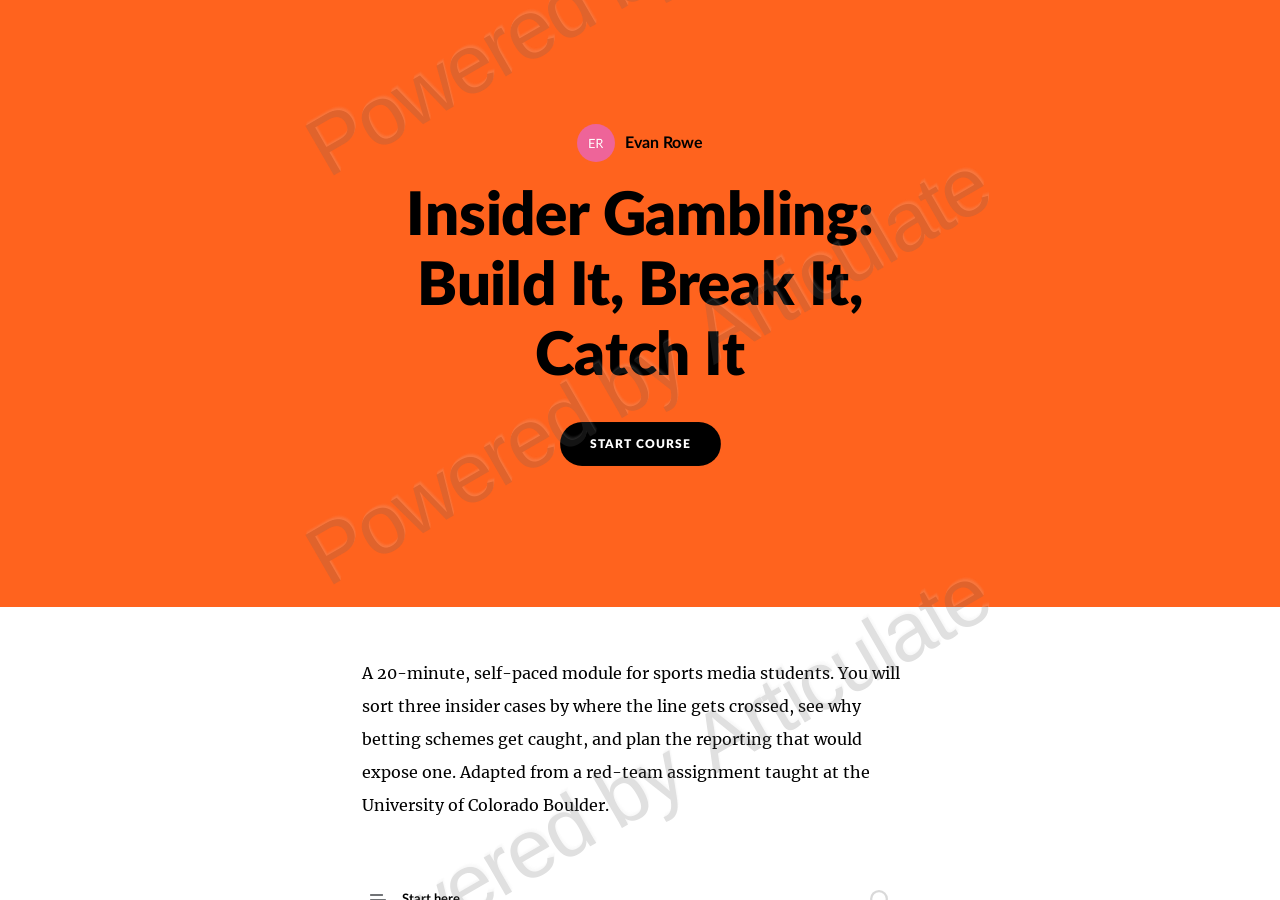
<file: portfolio/rise/content/index.html>
<!doctype html>
<!-- 
course package version: 0dNFbs6g
rise_frontend sha: 59e92b42ae43e999b19c35d5ba3727976e6f21a6
ai_scenario sha: 1e53590b02bb53094e193c5c6319954794a1317b
learn_distribution_frontend sha: a1ddcd9e0d6e8fffcc9d1eec1089dc6f71348abc
mondrian sha: f0084208747f9e28cf1eaac69179d22b34c6bfba
sandbox sha: f6257b85c72be8fc2cd9ef887048e49cef6b15e8
 -->
<html lang="en">
  <head>
    <meta charset="utf-8">
    <meta name="viewport" content="width=device-width,initial-scale=1">
    <title>Insider Gambling: Build It, Break It, Catch It</title>
    
    <script type="application/json" id="__CONFIG__">
      {"remoteManifest":{"ai_scenario":{".js":["ai-scenario/entry.js"]},"learn_distribution_frontend":{".js":["learn_dist/entry.js"]},"mondrian":{".js":["mondrian/entry.js"]}},"assetTargetPrefixes":{"media":"assets","font":"lib/fonts"},"loadOnlyInLms":false,"surface":"web-export"}
    </script>
    
    <script src="lib/dist/77aa0c2e.js"></script>
  </head>
  <body>
    <div id="app"></div>
    
      <script src="lib/rise/e6fd082a.js"></script>
    
  </body>
</html>
</file>
<file: style.css>
*, *::before, *::after { box-sizing: border-box; margin: 0; padding: 0; }

:root {
  --black: #0a0a0a;
  --dark: #111111;
  --mid: #1e1e1e;
  --border: #2a2a2a;
  --muted: #888;
  --text: #d8d8d8;
  --white: #f0f0f0;
  --accent: #c8a96e;
  --font-body: 'Inter', sans-serif;
  --font-display: 'Playfair Display', serif;
}

html { scroll-behavior: smooth; }

body {
  background: var(--black);
  color: var(--text);
  font-family: var(--font-body);
  font-size: 16px;
  line-height: 1.7;
}

a { color: var(--accent); text-decoration: none; }
a:hover { text-decoration: underline; }

/* NAV */
nav {
  position: fixed;
  top: 0; left: 0; right: 0;
  z-index: 100;
  display: flex;
  align-items: center;
  justify-content: space-between;
  padding: 1.1rem 2.5rem;
  background: rgba(10,10,10,0.92);
  backdrop-filter: blur(8px);
  border-bottom: 1px solid var(--border);
}

.nav-name {
  font-family: var(--font-display);
  font-size: 1.05rem;
  color: var(--white);
  letter-spacing: 0.02em;
}

.nav-links { display: flex; gap: 2rem; }
.nav-links a { color: var(--muted); font-size: 0.875rem; font-weight: 400; letter-spacing: 0.03em; }
.nav-links a:hover { color: var(--white); text-decoration: none; }

/* HERO */
#hero {
  min-height: 100vh;
  display: flex;
  align-items: center;
  justify-content: center;
  text-align: center;
  padding: 6rem 2rem 4rem;
  background: radial-gradient(ellipse at 50% 60%, #1a1508 0%, var(--black) 70%);
}

.hero-inner { max-width: 700px; }

#hero h1 {
  font-family: var(--font-display);
  font-size: clamp(2.4rem, 5vw, 3.8rem);
  font-weight: 600;
  color: var(--white);
  letter-spacing: -0.01em;
  margin-bottom: 1.2rem;
}

.phd { color: var(--accent); }

.tagline {
  font-size: 1.1rem;
  color: var(--muted);
  max-width: 560px;
  margin: 0 auto 2.5rem;
  line-height: 1.65;
}

.hero-links { display: flex; gap: 1rem; justify-content: center; flex-wrap: wrap; }

/* BUTTONS */
.btn {
  display: inline-block;
  padding: 0.65rem 1.6rem;
  background: var(--accent);
  color: var(--black);
  font-size: 0.875rem;
  font-weight: 600;
  letter-spacing: 0.04em;
  border-radius: 3px;
  border: none;
  cursor: pointer;
  transition: opacity 0.15s;
}
.btn:hover { opacity: 0.85; text-decoration: none; }

.btn-outline {
  background: transparent;
  color: var(--accent);
  border: 1px solid var(--accent);
}
.btn-outline:hover { background: var(--accent); color: var(--black); opacity: 1; }

/* SECTIONS */
section { padding: 5rem 2rem; }
.section-alt { background: var(--dark); }

.container { max-width: 900px; margin: 0 auto; }

h2 {
  font-family: var(--font-display);
  font-size: 2rem;
  font-weight: 600;
  color: var(--white);
  margin-bottom: 1.5rem;
  padding-bottom: 0.75rem;
  border-bottom: 1px solid var(--border);
}

.section-intro {
  color: var(--muted);
  margin-bottom: 2.5rem;
  font-size: 0.95rem;
}

/* ABOUT */
#about p { font-size: 1.05rem; max-width: 720px; }

/* FRAMEWORKS */
.framework-grid {
  display: grid;
  grid-template-columns: repeat(auto-fit, minmax(260px, 1fr));
  gap: 1.5rem;
  margin-top: 0.5rem;
}

.framework-card {
  background: var(--mid);
  border: 1px solid var(--border);
  border-radius: 4px;
  padding: 1.75rem;
}

.framework-card h3 {
  font-family: var(--font-display);
  font-size: 1.15rem;
  color: var(--accent);
  margin-bottom: 0.75rem;
}

.framework-card p { font-size: 0.92rem; color: var(--text); line-height: 1.65; }

/* BOOK */
.book-block {
  background: var(--mid);
  border: 1px solid var(--border);
  border-left: 3px solid var(--accent);
  border-radius: 4px;
  padding: 2rem;
  max-width: 720px;
}

.book-title {
  font-family: var(--font-display);
  font-size: 1.25rem;
  color: var(--white);
  margin-bottom: 0.4rem;
}

.book-status {
  font-size: 0.78rem;
  letter-spacing: 0.08em;
  text-transform: uppercase;
  color: var(--accent);
  margin-bottom: 1rem;
}

.book-block p { font-size: 0.95rem; line-height: 1.7; }

/* TEACHING */
.teaching-grid { display: flex; flex-direction: column; gap: 1.5rem; }

.teaching-item {
  border-left: 2px solid var(--border);
  padding-left: 1.5rem;
}

.teaching-institution {
  font-weight: 600;
  color: var(--white);
  font-size: 1rem;
  margin-bottom: 0.2rem;
}

.teaching-role {
  color: var(--accent);
  font-size: 0.875rem;
  margin-bottom: 0.4rem;
}

.teaching-detail { font-size: 0.9rem; color: var(--muted); }

/* CONTACT */
.contact-form { max-width: 600px; margin-top: 0.5rem; }

.form-row {
  display: grid;
  grid-template-columns: 1fr 1fr;
  gap: 1rem;
  margin-bottom: 1rem;
}

input, textarea {
  width: 100%;
  background: var(--mid);
  border: 1px solid var(--border);
  border-radius: 3px;
  padding: 0.75rem 1rem;
  color: var(--white);
  font-family: var(--font-body);
  font-size: 0.9rem;
  outline: none;
  transition: border-color 0.15s;
}

input:focus, textarea:focus { border-color: var(--accent); }
input::placeholder, textarea::placeholder { color: var(--muted); }

textarea { display: block; margin-bottom: 1rem; resize: vertical; }

/* FOOTER */
footer {
  background: var(--dark);
  border-top: 1px solid var(--border);
  padding: 2rem;
  text-align: center;
}

footer p { font-size: 0.8rem; color: var(--muted); }

/* RESPONSIVE */
@media (max-width: 768px) {
  nav { padding: 0.9rem 1.25rem; }
  .nav-links { display: none; }
  .form-row { grid-template-columns: 1fr; }
  section { padding: 3.5rem 1.25rem; }
  .framework-grid { grid-template-columns: 1fr; }
  #hero h1 { font-size: 2rem; }
  .tagline { font-size: 0.95rem; }
  .hero-links { flex-direction: column; align-items: center; }
  .book-block { padding: 1.25rem; }
}
</file>
